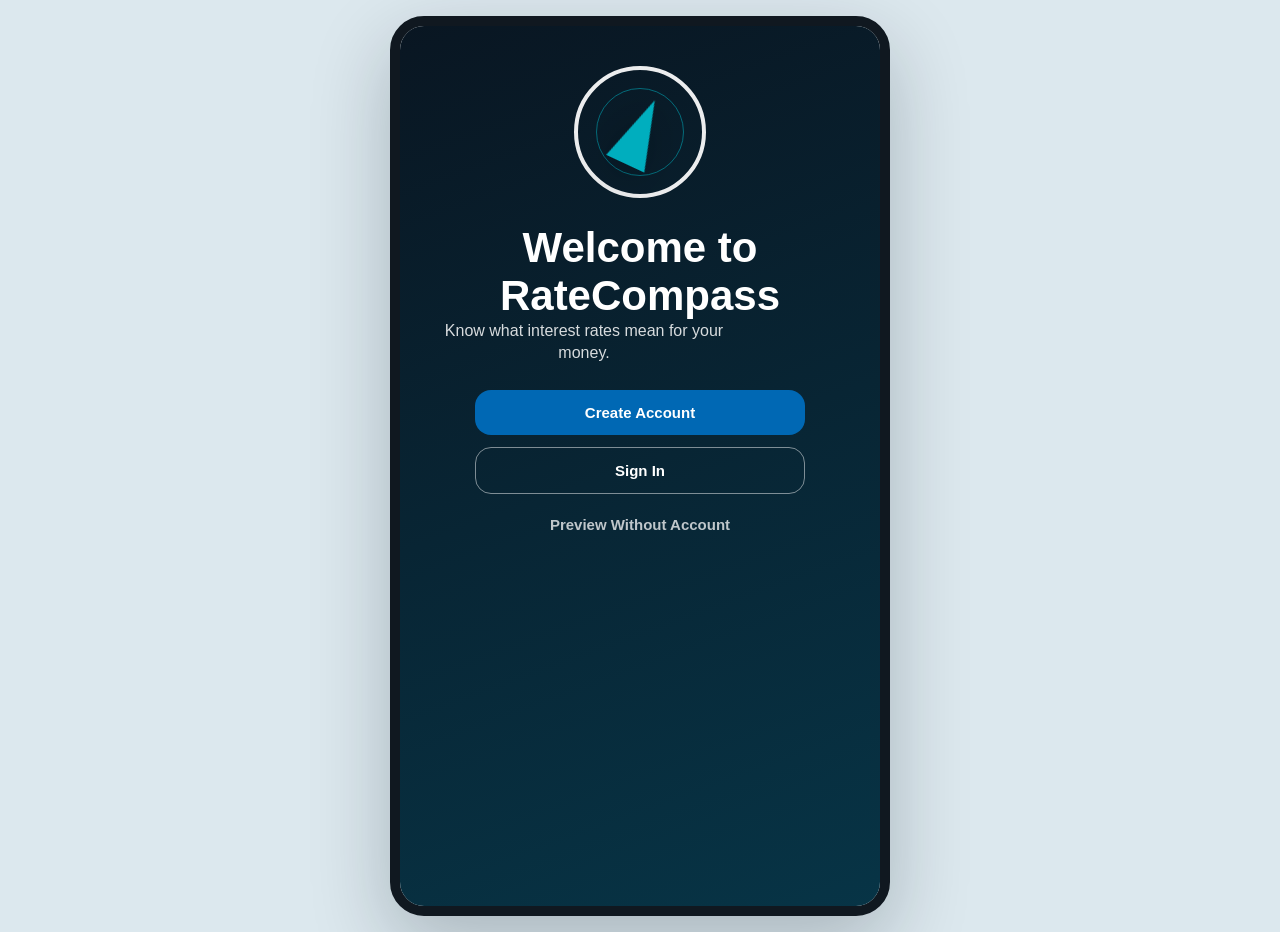
<file: index.html>
<!doctype html>
<html lang="en">
<head>
  <meta charset="utf-8" />
  <meta name="viewport" content="width=device-width, initial-scale=1" />
  <title>RateCompass Preview</title>
  <style>
    :root {
      --ink: #091622;
      --blue: #0068b4;
      --cyan: #00aebe;
      --green: #24ae7c;
      --amber: #f4a320;
      --red: #db4d56;
      --mist: #f1f6f9;
      --text: #243342;
      --muted: #6b7886;
      --card: #ffffff;
      --app-height: 100vh;
    }

    * { box-sizing: border-box; }

    html {
      -webkit-text-size-adjust: 100%;
      text-size-adjust: 100%;
    }

    body {
      margin: 0;
      min-height: 100vh;
      background: #dce8ee;
      color: var(--text);
      font-family: -apple-system, BlinkMacSystemFont, "SF Pro Display", "Segoe UI", sans-serif;
      display: grid;
      place-items: center;
      padding: 16px;
    }

    .phone {
      width: min(500px, calc(100vw - 32px));
      height: min(940px, calc(100vh - 32px));
      background: var(--mist);
      overflow: hidden;
      position: relative;
      box-shadow: 0 28px 80px rgba(9, 22, 34, 0.24);
    }

    .screen {
      --screen-pad-x: 20px;
      --screen-pad-top: 22px;
      display: none;
      height: 100%;
      overflow: auto;
      padding: 22px 20px 108px;
    }

    .screen.active { display: block; }

    .onboarding {
      display: flex;
      flex-direction: column;
      align-items: center;
      justify-content: center;
      gap: 26px;
      min-height: calc(100% + 130px);
      text-align: center;
      color: white;
      background: linear-gradient(160deg, var(--ink), #073446);
      margin: -22px -20px -92px;
      padding: 40px 24px;
    }

    .logo {
      width: 132px;
      height: 132px;
      border: 4px solid rgba(255,255,255,.92);
      border-radius: 50%;
      display: grid;
      place-items: center;
      position: relative;
    }

    .logo::before {
      content: "";
      position: absolute;
      inset: 18px;
      border: 1px solid rgba(0,174,190,.55);
      border-radius: 50%;
    }

    .arrow {
      width: 0;
      height: 0;
      border-left: 21px solid transparent;
      border-right: 21px solid transparent;
      border-bottom: 70px solid var(--cyan);
      transform: rotate(25deg);
      filter: drop-shadow(0 8px 18px rgba(0,0,0,.24));
    }

    h1 {
      color: var(--ink);
      margin: 0;
      font-size: 32px;
      letter-spacing: 0;
    }

    h2 {
      margin: 0;
      font-size: 20px;
      color: var(--ink);
    }

    p {
      margin: 0;
      color: var(--muted);
      font-size: 14px;
      line-height: 1.36;
    }

    .onboarding h1 {
      color: white;
      font-size: 42px;
    }

    .onboarding p {
      color: rgba(255,255,255,.84);
      font-size: 16px;
      max-width: 320px;
    }

    .auth-actions {
      width: 100%;
      max-width: 330px;
      display: grid;
      gap: 12px;
      justify-items: stretch;
    }

    .button {
      appearance: none;
      border: 0;
      width: 100%;
      max-width: 330px;
      border-radius: 16px;
      background: var(--blue);
      color: white;
      padding: 14px 16px;
      font-size: 15px;
      font-weight: 700;
      cursor: pointer;
    }

    .secondary-button {
      appearance: none;
      border: 1px solid rgba(255,255,255,.48);
      width: 100%;
      max-width: 330px;
      border-radius: 16px;
      background: transparent;
      color: white;
      padding: 14px 16px;
      font-size: 15px;
      font-weight: 700;
      cursor: pointer;
    }

    .secondary-inline-button {
      appearance: none;
      width: 100%;
      border: 1px solid rgba(0,104,180,.22);
      border-radius: 14px;
      background: white;
      color: var(--blue);
      padding: 13px 16px;
      font-size: 14px;
      font-weight: 800;
      cursor: pointer;
    }

    .ghost-button {
      appearance: none;
      border: 0;
      background: transparent;
      color: rgba(255,255,255,.74);
      padding: 10px 18px;
      font-size: 15px;
      font-weight: 700;
      cursor: pointer;
    }

    .setup-list {
      display: grid;
      gap: 10px;
    }

    .setup-progress {
      display: flex;
      gap: 6px;
      margin: 4px 0 16px;
    }

    .setup-progress span {
      height: 5px;
      flex: 1;
      border-radius: 999px;
      background: #dfe7ec;
    }

    .setup-progress span.active {
      background: var(--blue);
    }

    .setup-hero-card {
      display: grid;
      gap: 12px;
      padding: 18px;
    }

    .setup-hero-card h2 {
      font-size: 24px;
      line-height: 1.12;
    }

    .setup-hero-card p {
      font-size: 15px;
      line-height: 1.38;
    }

    .setup-icon-grid {
      display: grid;
      grid-template-columns: repeat(3, 1fr);
      gap: 10px;
    }

    .setup-icon-tile {
      border-radius: 8px;
      background: var(--mist);
      padding: 12px 8px;
      text-align: center;
      color: var(--ink);
      font-size: 13px;
      font-weight: 850;
    }

    .setup-icon-tile span {
      display: block;
      color: var(--blue);
      font-size: 24px;
      margin-bottom: 6px;
    }

    .setup-choice {
      display: grid;
      grid-template-columns: 32px 1fr;
      gap: 10px;
      align-items: flex-start;
      padding: 12px;
      border-radius: 8px;
      background: white;
      border: 1px solid #dfe7ec;
    }

    .setup-choice span {
      width: 30px;
      height: 30px;
      border-radius: 50%;
      display: grid;
      place-items: center;
      background: rgba(0,104,180,.12);
      color: var(--blue);
      font-weight: 900;
      font-size: 13px;
    }

    .setup-choice b {
      display: block;
      color: var(--ink);
      margin-bottom: 4px;
      font-size: 15px;
      line-height: 1.2;
    }

    .setup-choice p {
      color: var(--muted);
      font-size: 13px;
      line-height: 1.35;
    }

    button.setup-choice {
      width: 100%;
      text-align: left;
      font: inherit;
      color: inherit;
      cursor: pointer;
    }

    button.setup-choice.selected {
      border-color: rgba(0,104,180,.62);
      box-shadow: inset 0 0 0 1px rgba(0,104,180,.22);
      background: rgba(0,104,180,.06);
    }

    .setup-snapshot-metric {
      display: grid;
      grid-template-columns: 1fr auto;
      align-items: center;
      gap: 12px;
      padding: 12px 0;
      border-top: 1px solid #edf2f5;
    }

    .setup-snapshot-metric:first-of-type {
      border-top: 0;
      padding-top: 0;
    }

    .setup-snapshot-metric b {
      display: block;
      color: var(--ink);
      font-size: 15px;
      margin-bottom: 3px;
    }

    .setup-snapshot-metric p {
      font-size: 13px;
    }

    .setup-snapshot-metric strong {
      color: var(--blue);
      font-size: 16px;
      text-align: right;
      white-space: nowrap;
    }

    .header {
      margin: 6px 0 14px;
    }

    .header .sub {
      font-size: 13px;
      font-weight: 600;
      color: var(--muted);
      margin-top: 4px;
    }

    :is(#home, #rates, #impact, #rate-check, #profile) > .header {
      margin: calc(-1 * var(--screen-pad-top)) calc(-1 * var(--screen-pad-x)) 16px;
      padding: 18px var(--screen-pad-x) 16px;
      background: var(--blue);
      border-bottom: 3px solid var(--cyan);
    }

    :is(#home, #rates, #impact, #rate-check, #profile) > .header h1 {
      color: white;
    }

    :is(#home, #rates, #impact, #rate-check, #profile) > .header .sub {
      color: rgba(255, 255, 255, .82);
    }

    .card {
      background: var(--card);
      border-radius: 8px;
      padding: 16px;
      margin-bottom: 12px;
      box-shadow: 0 1px 0 rgba(9, 22, 34, .04);
    }

    .hero {
      color: white;
      background: linear-gradient(135deg, var(--ink), var(--blue));
    }

    .hero h2,
    .hero p {
      color: white;
    }

    .hero p {
      color: rgba(255,255,255,.84);
      margin-top: 10px;
    }

    .hero-top,
    .row,
    .section-title,
    .metric {
      display: flex;
      align-items: center;
      gap: 12px;
    }

    .section-title {
      color: var(--ink);
      font-size: 18px;
      font-weight: 800;
      margin: 18px 0 10px;
    }

    .icon {
      width: 54px;
      height: 54px;
      border-radius: 12px;
      display: grid;
      place-items: center;
      background: var(--green);
      color: white;
      font-size: 27px;
      font-weight: 900;
      flex: 0 0 auto;
    }

    .gauge {
      margin-top: 16px;
      display: flex;
      align-items: center;
      gap: 12px;
    }

    .ring {
      width: 58px;
      height: 58px;
      border-radius: 50%;
      background:
        radial-gradient(circle at center, var(--ink) 48%, transparent 50%),
        conic-gradient(var(--green) 0 260deg, rgba(255,255,255,.18) 260deg);
      display: grid;
      place-items: center;
      color: white;
      font-size: 13px;
      font-weight: 800;
    }

    .prob-grid,
    .snapshot-grid {
      display: grid;
      grid-template-columns: repeat(3, 1fr);
      gap: 10px;
      margin-top: 14px;
    }

    .snapshot-grid {
      grid-template-columns: repeat(2, 1fr);
    }

    .pill,
    .snapshot {
      background: var(--mist);
      border-radius: 8px;
      padding: 12px;
    }

    .pill span,
    .snapshot span {
      display: block;
      color: var(--muted);
      font-size: 12px;
      font-weight: 700;
    }

    .pill strong,
    .snapshot strong {
      display: block;
      color: var(--blue);
      margin-top: 4px;
      font-size: 20px;
    }

    #rates .prob-grid .pill {
      padding: 10px 8px;
    }

    #rates .prob-grid .pill span {
      font-size: 10.5px;
      line-height: 1.15;
    }

    #rates .prob-grid .pill strong {
      font-size: 15px;
      line-height: 1.15;
    }

    #home .prob-grid .pill strong {
      font-size: 16px;
      line-height: 1.15;
    }

    .source-note,
    .why-note {
      color: var(--muted);
      font-size: 12px;
      font-weight: 600;
      line-height: 1.35;
      margin-top: 10px;
    }

    .hero .source-note {
      color: rgba(255,255,255,.72);
    }

    .source-row {
      display: grid;
      gap: 4px;
      padding: 10px 0;
      border-top: 1px solid #edf2f5;
    }

    .source-row:first-of-type {
      border-top: 0;
      padding-top: 0;
    }

    .source-row-head {
      display: flex;
      justify-content: space-between;
      gap: 10px;
      align-items: center;
      color: var(--ink);
      font-weight: 800;
    }

    .status-badge {
      border-radius: 8px;
      padding: 4px 8px;
      background: rgba(36, 174, 124, .14);
      color: var(--green);
      font-size: 11px;
      font-weight: 900;
      white-space: nowrap;
    }

    .status-badge.sample {
      background: rgba(244, 163, 32, .16);
      color: #9a620f;
    }

    .status-badge.later {
      background: #edf2f5;
      color: var(--muted);
    }

    .snapshot strong {
      font-size: 17px;
    }

    .metric {
      justify-content: space-between;
      padding: 12px 0;
      border-top: 1px solid #edf2f5;
    }

    .metric:first-of-type {
      border-top: 0;
      padding-top: 0;
    }

    .metric strong {
      color: var(--green);
      font-size: 19px;
      white-space: nowrap;
    }

    .segmented {
      display: grid;
      grid-template-columns: repeat(4, 1fr);
      gap: 4px;
      background: #e3edf2;
      padding: 4px;
      border-radius: 10px;
      margin-bottom: 16px;
    }

    .segmented button {
      border: 0;
      border-radius: 8px;
      padding: 9px 4px;
      background: transparent;
      color: var(--muted);
      font-weight: 700;
      cursor: pointer;
    }

    .segmented button.active {
      background: white;
      color: var(--ink);
      box-shadow: 0 1px 4px rgba(9,22,34,.10);
    }

    .term-panel {
      display: grid;
      gap: 10px;
      margin-bottom: 16px;
    }

    .term-panel[hidden],
    #prime-reference-card[hidden] {
      display: none !important;
    }

    .term-label {
      color: var(--ink);
      font-size: 15px;
      font-weight: 800;
    }

    .term-strip {
      display: grid;
      grid-template-columns: repeat(3, minmax(0, 1fr));
      gap: 6px;
      padding: 2px 0;
    }

    .term-strip.two-col {
      grid-template-columns: repeat(2, minmax(0, 1fr));
    }

    .term-strip button {
      border: 1px solid #dfe7ec;
      border-radius: 999px;
      background: white;
      color: var(--ink);
      min-width: 0;
      width: 100%;
      height: 32px;
      padding: 0 6px;
      font-size: 11px;
      font-weight: 800;
      cursor: pointer;
      white-space: nowrap;
    }

    .term-strip button.active {
      border-color: var(--blue);
      background: var(--blue);
      color: white;
    }

    .term-note {
      color: var(--muted);
      font-size: 12px;
      font-weight: 600;
      line-height: 1.35;
    }

    .term-card {
      padding: 14px;
      border-radius: 8px;
      background: var(--mist);
      border: 1px solid #dfe7ec;
    }

    .term-card h3 {
      margin-bottom: 5px;
      color: var(--ink);
      font-size: 15px;
    }

    .term-card p {
      margin: 0;
      color: var(--muted);
      font-size: 13px;
      line-height: 1.4;
    }

    .term-card + .term-card {
      margin-top: 10px;
    }

    .helper-row {
      display: flex;
      align-items: center;
      justify-content: space-between;
      gap: 10px;
      margin-top: 10px;
      color: var(--muted);
      font-size: 12px;
      font-weight: 700;
    }

    .reference-top {
      display: flex;
      align-items: center;
      justify-content: space-between;
      gap: 12px;
      margin-bottom: 14px;
    }

    .reference-badge {
      border-radius: 8px;
      background: var(--mist);
      color: var(--ink);
      padding: 6px 10px;
      font-size: 12px;
      font-weight: 800;
    }

    .reference-grid {
      display: grid;
      grid-template-columns: repeat(2, 1fr);
      gap: 10px;
      margin-bottom: 12px;
    }

    .reference-metric {
      border-radius: 8px;
      background: var(--mist);
      padding: 12px;
    }

    .reference-metric span {
      display: block;
      color: var(--muted);
      font-size: 12px;
      font-weight: 700;
      line-height: 1.3;
    }

    .reference-metric strong {
      display: block;
      color: var(--blue);
      margin-top: 5px;
      font-size: 20px;
    }

    .rate-row {
      display: flex;
      justify-content: space-between;
      align-items: center;
      background: white;
      border: 1px solid transparent;
      border-radius: 8px;
      padding: 16px;
      margin-bottom: 10px;
      cursor: grab;
      user-select: none;
      transition: opacity .14s ease, transform .14s ease, box-shadow .14s ease, border-color .14s ease;
      will-change: transform;
    }

    .rate-row.dragging {
      opacity: .92;
      transform: translateY(-2px) scale(1.015);
      border-color: rgba(0, 104, 180, .40);
      box-shadow: 0 12px 24px rgba(9, 22, 34, .18);
    }

    .rate-row.drag-target {
      transform: translateY(2px);
      border-color: rgba(0, 104, 180, .32);
      box-shadow: inset 0 3px 0 rgba(0, 104, 180, .20);
    }

    .rate-row.just-dropped {
      animation: rate-row-snap .20s ease-out;
    }

    @keyframes rate-row-snap {
      0% { transform: scale(.985); }
      65% { transform: scale(1.008); }
      100% { transform: scale(1); }
    }

    @media (prefers-reduced-motion: reduce) {
      .rate-row {
        transition: none;
      }

      .rate-row.just-dropped {
        animation: none;
      }
    }

    .rate-main {
      display: flex;
      align-items: center;
      gap: 10px;
      min-width: 0;
    }

    .drag-handle {
      color: var(--muted);
      font-size: 17px;
      font-weight: 900;
      line-height: 1;
      cursor: grab;
      flex: 0 0 auto;
    }

    .rate-row.dragging .drag-handle {
      color: var(--blue);
    }

    .rate-row strong {
      color: var(--blue);
      font-size: 18px;
    }

    .watchlist-note {
      display: flex;
      justify-content: space-between;
      gap: 12px;
      align-items: center;
      color: var(--muted);
      font-size: 12px;
      font-weight: 600;
      line-height: 1.35;
      margin: -2px 0 12px;
    }

    .rates-outlook-card {
      border-top: 3px solid rgba(0, 104, 180, .55);
    }

    .watchlist-section-title {
      margin-top: 24px;
      padding-top: 18px;
      border-top: 1px solid #d7e2e8;
    }

    .watchlist-heading {
      display: flex;
      align-items: center;
      justify-content: space-between;
      gap: 12px;
    }

    .watchlist-heading .section-title {
      margin: 0;
    }

    .reset-order-button {
      width: 34px;
      height: 34px;
      border: 1px solid #d7e2e8;
      border-radius: 8px;
      background: white;
      color: var(--blue);
      font: inherit;
      font-size: 20px;
      font-weight: 800;
      line-height: 1;
      cursor: pointer;
    }

    .reset-order-button:disabled {
      color: var(--muted);
      opacity: .45;
      cursor: default;
    }

    .plus-badge {
      border-radius: 8px;
      background: rgba(244, 163, 32, .16);
      color: #9a620f;
      padding: 5px 8px;
      font-size: 11px;
      font-weight: 900;
      white-space: nowrap;
    }

    .slider-card label {
      display: flex;
      justify-content: space-between;
      font-weight: 800;
      color: var(--ink);
      margin-bottom: 8px;
    }

    .slider-card h2 {
      margin-bottom: 14px;
    }

    .premium-title {
      display: grid;
      gap: 8px;
      margin: 14px 0 2px;
      padding: 14px;
      border-radius: 8px;
      background: var(--mist);
    }

    .premium-title-top,
    .summary-row {
      display: flex;
      justify-content: space-between;
      align-items: flex-start;
      gap: 12px;
    }

    .premium-title label {
      margin: 0;
    }

    .premium-title .locked-field {
      width: 100%;
      border: 1px solid #dfe7ec;
      border-radius: 12px;
      background: white;
      color: var(--muted);
      padding: 12px;
      font: inherit;
      font-weight: 700;
    }

    .summary-row {
      padding: 12px 0;
      border-top: 1px solid #edf2f5;
    }

    .summary-row:first-of-type {
      border-top: 0;
      padding-top: 0;
    }

    .summary-row b {
      display: block;
      color: var(--ink);
      margin-bottom: 4px;
    }

    .summary-row strong {
      color: var(--blue);
      text-align: right;
      white-space: nowrap;
    }

    .scenario-card {
      margin: 24px calc(-1 * var(--screen-pad-x)) 0;
      padding: 18px var(--screen-pad-x);
      border-radius: 0;
      border-top: 1px solid rgba(0, 104, 180, .20);
      border-bottom: 1px solid rgba(0, 104, 180, .20);
      background: rgba(0, 104, 180, .07);
      box-shadow: none;
    }

    .impact-group-title {
      display: flex;
      align-items: center;
      gap: 10px;
      margin: 4px 0 10px;
      color: var(--ink);
      font-size: 17px;
      font-weight: 850;
    }

    .impact-group-title::before {
      content: "";
      width: 4px;
      height: 22px;
      border-radius: 2px;
      background: var(--blue);
    }

    .impact-account-card {
      border-left: 4px solid var(--impact-accent);
    }

    .impact-account-card.mortgage-account { --impact-accent: var(--blue); }
    .impact-account-card.gic-account { --impact-accent: var(--cyan); }
    .impact-account-card.debt-account { --impact-accent: var(--amber); }

    .impact-snapshot-card {
      margin-top: 24px;
      border-top: 3px solid rgba(0, 104, 180, .30);
    }

    .impact-opportunity-card {
      margin-top: 24px;
      border-top: 3px solid rgba(36, 174, 124, .55);
    }

    .quote-grid {
      display: grid;
      gap: 12px;
    }

    .quote-field {
      display: grid;
      gap: 7px;
    }

    .quote-field label {
      margin: 0;
      color: var(--ink);
      font-size: 13px;
      font-weight: 800;
    }

    .quote-field input[type="number"] {
      width: 100%;
      border: 0;
      border-radius: 12px;
      background: var(--mist);
      color: var(--ink);
      padding: 13px;
      font: inherit;
      font-weight: 750;
    }

    .quote-options {
      display: grid;
      grid-template-columns: repeat(2, minmax(0, 1fr));
      gap: 8px;
    }

    .quote-options.compact {
      grid-template-columns: repeat(3, minmax(0, 1fr));
    }

    .quote-option {
      border: 1px solid #dfe7ec;
      border-radius: 8px;
      background: var(--mist);
      color: var(--ink);
      padding: 10px 8px;
      min-height: 42px;
      font: inherit;
      font-size: 12px;
      font-weight: 850;
      line-height: 1.15;
      cursor: pointer;
      text-align: center;
    }

    .quote-option.active {
      border-color: var(--blue);
      background: rgba(0,104,180,.12);
      color: var(--blue);
      box-shadow: inset 0 0 0 1px rgba(0,104,180,.18);
    }

    .insurance-options .quote-option {
      min-height: 52px;
      padding: 8px 4px;
      white-space: normal;
    }

    .insurance-options .quote-option span {
      display: block;
      line-height: 1.2;
    }

    .quote-field[hidden] {
      display: none !important;
    }

    .quote-meter {
      display: grid;
      gap: 12px;
      padding: 14px;
      border-radius: 8px;
      background: var(--mist);
    }

    .quote-result-band {
      --result-accent: var(--amber);
      --result-background: rgba(244, 163, 32, .10);
      margin: 24px calc(-1 * var(--screen-pad-x)) 0;
      padding: 18px var(--screen-pad-x);
      border-top: 1px solid color-mix(in srgb, var(--result-accent) 35%, transparent);
      border-bottom: 1px solid color-mix(in srgb, var(--result-accent) 35%, transparent);
      background: var(--result-background);
    }

    .quote-result-band[data-rating="good"] {
      --result-accent: var(--blue);
      --result-background: rgba(0, 104, 180, .08);
    }

    .quote-result-band[data-rating="very-good"],
    .quote-result-band[data-rating="excellent"] {
      --result-accent: var(--green);
      --result-background: rgba(36, 174, 124, .10);
    }

    .quote-result-band[data-rating="poor"] {
      --result-accent: var(--red);
      --result-background: rgba(219, 77, 86, .09);
    }

    .quote-result-band .quote-meter {
      background: rgba(255, 255, 255, .72);
      border-left: 4px solid var(--result-accent);
    }

    .quote-result-band .source-note {
      margin-bottom: 0;
    }

    .rate-check-help-card {
      margin-top: 24px;
      border-left: 4px solid var(--blue);
    }

    .profile-section-card {
      border-left: 4px solid var(--profile-accent);
    }

    #profile .profile-section-card + .profile-section-card {
      margin-top: 18px;
    }

    .profile-notifications { --profile-accent: var(--blue); }
    .profile-data { --profile-accent: var(--cyan); }
    .profile-learning { --profile-accent: var(--cyan); }
    .profile-scope { --profile-accent: #9aa7b2; }
    .profile-plans { --profile-accent: var(--amber); }

    .quote-meter-top {
      display: flex;
      justify-content: space-between;
      gap: 12px;
      align-items: flex-start;
    }

    .quote-rating {
      color: var(--green);
      font-size: 22px;
      font-weight: 900;
    }

    .benchmark-pill {
      border-radius: 8px;
      background: white;
      color: var(--blue);
      padding: 6px 9px;
      font-size: 12px;
      font-weight: 900;
      white-space: nowrap;
    }

    .meter-bars {
      display: grid;
      grid-template-columns: repeat(5, minmax(0, 1fr));
      gap: 4px;
    }

    .meter-bars span {
      display: block;
      height: 9px;
      border-radius: 4px;
      background: #dfe7ec;
    }

    .guide-card {
      display: grid;
      gap: 12px;
    }

    .guide-top {
      display: flex;
      align-items: flex-start;
      gap: 12px;
    }

    .guide-icon {
      width: 42px;
      height: 42px;
      border-radius: 8px;
      display: grid;
      place-items: center;
      background: var(--mist);
      color: var(--blue);
      font-size: 22px;
      font-weight: 900;
      flex: 0 0 auto;
    }

    .guide-tag {
      display: inline-block;
      margin-top: 4px;
      color: var(--blue);
      font-size: 12px;
      font-weight: 900;
    }

    .guide-steps {
      display: grid;
      gap: 8px;
      padding: 12px;
      border-radius: 8px;
      background: var(--mist);
    }

    .guide-step {
      display: grid;
      grid-template-columns: 22px 1fr;
      gap: 8px;
      color: var(--ink);
      font-size: 13px;
      font-weight: 650;
      line-height: 1.35;
    }

    .guide-step span {
      width: 22px;
      height: 22px;
      border-radius: 50%;
      display: grid;
      place-items: center;
      background: rgba(36, 174, 124, .14);
      color: var(--green);
      font-size: 12px;
      font-weight: 900;
    }

    .date-row {
      display: grid;
      gap: 8px;
      margin-top: 14px;
    }

    .date-row label {
      margin-bottom: 0;
    }

    .date-row input {
      width: 100%;
      border: 0;
      border-radius: 14px;
      background: var(--mist);
      color: var(--ink);
      padding: 14px;
      font: inherit;
      font-weight: 700;
    }

    .upgrade-row {
      display: flex;
      align-items: flex-start;
      gap: 12px;
      margin-top: 16px;
      padding: 14px;
      border-radius: 8px;
      background: var(--mist);
    }

    .upgrade-button,
    .premium-title.upgrade-button,
    .watchlist-note.upgrade-button {
      width: 100%;
      border: 0;
      color: inherit;
      font: inherit;
      text-align: left;
      cursor: pointer;
    }

    .upgrade-button:hover,
    .premium-title.upgrade-button:hover,
    .watchlist-note.upgrade-button:hover {
      box-shadow: inset 0 0 0 2px rgba(0,104,180,.14);
    }

    .lock-dot {
      width: 26px;
      height: 26px;
      border-radius: 50%;
      display: grid;
      place-items: center;
      background: rgba(244, 163, 32, .16);
      color: var(--amber);
      font-size: 13px;
      font-weight: 900;
      flex: 0 0 auto;
    }

    .upgrade-row b {
      display: block;
      color: var(--ink);
      margin-bottom: 3px;
    }

    .plan-card {
      display: grid;
      gap: 14px;
    }

    .plan-head {
      display: flex;
      justify-content: space-between;
      align-items: flex-start;
      gap: 12px;
    }

    .plan-price {
      color: var(--blue);
      font-size: 30px;
      font-weight: 900;
      margin-top: 4px;
    }

    .plan-badge {
      color: var(--green);
      background: rgba(36, 174, 124, .14);
      border-radius: 8px;
      padding: 6px 9px;
      font-size: 11px;
      font-weight: 900;
      white-space: nowrap;
    }

    .plan-features {
      display: grid;
      gap: 9px;
    }

    .plan-feature,
    .compare-row {
      display: grid;
      gap: 8px;
    }

    .plan-feature {
      grid-template-columns: 18px 1fr;
      color: var(--ink);
      font-size: 13px;
      font-weight: 650;
    }

    .plan-feature span {
      color: var(--green);
      font-weight: 900;
    }

    .trial-button {
      width: 100%;
      border: 0;
      border-radius: 8px;
      background: var(--blue);
      color: white;
      padding: 12px;
      font: inherit;
      font-size: 14px;
      font-weight: 900;
      cursor: pointer;
    }

    .trial-button:disabled {
      opacity: .48;
      cursor: default;
    }

    .trial-button.plus {
      background: var(--green);
    }

    .compare-grid {
      display: grid;
      grid-template-columns: 1fr 1fr;
      gap: 10px;
    }

    .compare-pill {
      padding: 10px;
      border-radius: 8px;
      background: var(--mist);
      font-size: 12px;
      font-weight: 750;
    }

    .compare-pill span {
      display: block;
      color: var(--blue);
      font-size: 11px;
      font-weight: 900;
      margin-bottom: 3px;
    }

    .plan-compare {
      display: grid;
      grid-template-columns: 1fr 1fr;
      gap: 8px;
    }

    .plan-column {
      border: 1px solid #dfe7ec;
      border-radius: 8px;
      background: white;
      padding: 12px;
      display: grid;
      gap: 8px;
      align-content: start;
    }

    .plan-column.plus {
      border-color: rgba(36, 174, 124, .45);
      background: rgba(36, 174, 124, .06);
    }

    .plan-column h2 {
      font-size: 17px;
    }

    .plan-column .plan-price {
      font-size: 22px;
    }

    .alternate-price {
      color: var(--muted);
      font-size: 12px;
      font-weight: 800;
      margin-top: -4px;
    }

    .plan-column p {
      font-size: 13px;
      line-height: 1.35;
    }

    .plan-value-preview {
      display: grid;
      grid-template-columns: repeat(2, 1fr);
      gap: 8px;
      margin-top: 10px;
    }

    .plan-value-item {
      border-radius: 8px;
      background: var(--mist);
      padding: 10px;
      display: grid;
      gap: 4px;
    }

    .plan-value-item span {
      color: var(--blue);
      font-size: 12px;
      font-weight: 900;
      text-transform: uppercase;
    }

    .plan-value-item b {
      color: var(--ink);
      font-size: 13px;
      line-height: 1.2;
    }

    .plan-timeline {
      display: grid;
      gap: 8px;
      margin-top: 10px;
    }

    .plan-timeline-step {
      display: grid;
      grid-template-columns: 58px 1fr;
      gap: 10px;
      align-items: start;
      padding: 10px;
      border-radius: 8px;
      background: var(--mist);
    }

    .plan-timeline-step span {
      color: var(--blue);
      font-size: 12px;
      font-weight: 900;
    }

    .plan-timeline-step b {
      display: block;
      color: var(--ink);
      font-size: 14px;
      margin-bottom: 3px;
    }

    .plan-timeline-step p {
      font-size: 12px;
      line-height: 1.35;
    }

    .billing-toggle {
      display: grid;
      grid-template-columns: 1fr 1fr;
      gap: 6px;
      padding: 5px;
      border-radius: 10px;
      background: #dfe7ec;
      margin: 10px 0 0;
    }

    .billing-toggle button {
      border: 0;
      border-radius: 8px;
      background: transparent;
      color: var(--muted);
      padding: 9px;
      font: inherit;
      font-size: 13px;
      font-weight: 900;
      cursor: pointer;
    }

    .billing-toggle button.active {
      background: white;
      color: var(--blue);
      box-shadow: 0 1px 0 rgba(9, 22, 34, .05);
    }

    .save-note {
      display: inline-flex;
      align-items: center;
      justify-content: center;
      width: fit-content;
      border-radius: 999px;
      padding: 5px 9px;
      background: rgba(244, 163, 32, .16);
      color: #9a620f;
      font-size: 10.5px;
      font-weight: 900;
    }

    .feature-compare {
      display: grid;
      gap: 0;
      border: 1px solid #dfe7ec;
      border-radius: 8px;
      overflow: hidden;
      background: white;
    }

    .feature-compare-row {
      display: grid;
      grid-template-columns: 1.15fr .85fr .85fr;
      gap: 0;
      border-top: 1px solid #edf2f5;
      font-size: 12px;
      line-height: 1.3;
    }

    .feature-compare-row:first-child {
      border-top: 0;
      background: var(--mist);
      color: var(--ink);
      font-weight: 900;
    }

    .feature-compare-row div {
      padding: 10px;
      border-left: 1px solid #edf2f5;
    }

    .feature-compare-row div:first-child {
      border-left: 0;
      color: var(--ink);
      font-weight: 800;
    }

    .feature-compare-row div:nth-child(2),
    .feature-compare-row div:nth-child(3) {
      text-align: center;
      font-weight: 750;
    }

    .question-stack {
      display: grid;
      gap: 10px;
      margin-top: 14px;
    }

    .question-button {
      width: 100%;
      border: 1px solid #dfe7ec;
      border-radius: 8px;
      background: white;
      color: var(--ink);
      padding: 14px;
      font: inherit;
      font-weight: 800;
      text-align: left;
      cursor: pointer;
    }

    .question-button span {
      display: block;
      color: var(--muted);
      font-size: 12px;
      font-weight: 650;
      margin-top: 5px;
      line-height: 1.4;
    }

    .question-button:hover {
      border-color: rgba(0,104,180,.34);
      box-shadow: inset 0 0 0 1px rgba(0,104,180,.12);
    }

    .insight-result {
      display: grid;
      gap: 12px;
    }

    .insight-result strong {
      color: var(--blue);
      font-size: 26px;
      line-height: 1.05;
    }

    .benefit-list {
      display: grid;
      gap: 10px;
    }

    .benefit-list div {
      display: grid;
      grid-template-columns: 24px 1fr;
      gap: 10px;
      align-items: flex-start;
      font-size: 13px;
      font-weight: 750;
      color: var(--ink);
    }

    .benefit-list span {
      width: 22px;
      height: 22px;
      border-radius: 50%;
      display: grid;
      place-items: center;
      background: rgba(36, 174, 124, .14);
      color: var(--green);
      font-size: 12px;
      font-weight: 900;
    }

    .form {
      display: grid;
      gap: 14px;
    }

    .form .button {
      max-width: none;
      justify-self: stretch;
    }

    .field {
      width: 100%;
      border: 0;
      border-radius: 14px;
      background: white;
      color: var(--ink);
      padding: 14px;
      font: inherit;
      font-size: 15px;
      outline: none;
    }

    .field:focus {
      box-shadow: 0 0 0 3px rgba(0,104,180,.18);
    }

    .link-button {
      appearance: none;
      border: 0;
      background: transparent;
      color: var(--blue);
      font-size: 15px;
      font-weight: 800;
      cursor: pointer;
      padding: 8px;
    }

    .button:disabled {
      cursor: not-allowed;
      opacity: .48;
    }

    .form-note {
      color: var(--muted);
      font-size: 13px;
      font-weight: 600;
      text-align: center;
      min-height: 18px;
    }

    .form-note.error {
      color: #b22f39;
    }

    input[type="range"] {
      width: 100%;
      accent-color: var(--blue);
    }

    .toggle {
      display: flex;
      justify-content: space-between;
      align-items: center;
      gap: 14px;
      padding: 12px 0;
      border-top: 1px solid #edf2f5;
      font-weight: 700;
      color: var(--ink);
      position: relative;
    }

    .toggle-copy {
      display: flex;
      align-items: center;
      gap: 8px;
      min-width: 0;
    }

    .info-dot {
      width: 20px;
      height: 20px;
      border-radius: 50%;
      display: inline-grid;
      place-items: center;
      background: var(--mist);
      color: var(--blue);
      font-size: 12px;
      font-weight: 900;
      flex: 0 0 auto;
      cursor: help;
    }

    .info-dot:focus-visible {
      outline: 3px solid rgba(0,104,180,.22);
      outline-offset: 2px;
    }

    .tooltip {
      position: absolute;
      left: 0;
      right: 0;
      top: calc(100% - 4px);
      z-index: 5;
      padding: 12px;
      border-radius: 8px;
      background: var(--ink);
      color: white;
      font-size: 13px;
      font-weight: 600;
      line-height: 1.35;
      opacity: 0;
      transform: translateY(-4px);
      pointer-events: none;
      transition: opacity .16s ease, transform .16s ease;
      transition-delay: 0s;
      box-shadow: 0 14px 35px rgba(9, 22, 34, .28);
    }

    .toggle.tooltip-active .tooltip {
      opacity: 1;
      transform: translateY(0);
      transition-delay: .55s;
    }

    .switch {
      appearance: none;
      border: 0;
      width: 48px;
      height: 28px;
      border-radius: 20px;
      background: var(--blue);
      padding: 3px;
      cursor: pointer;
      flex: 0 0 auto;
      transition: background .16s ease;
    }

    .switch::after {
      content: "";
      display: block;
      width: 22px;
      height: 22px;
      border-radius: 50%;
      background: white;
      margin-left: auto;
      transition: margin .16s ease;
      box-shadow: 0 1px 4px rgba(9, 22, 34, .18);
    }

    .switch.off {
      background: #c5d0d8;
    }

    .switch.off::after {
      margin-left: 0;
    }

    .tabbar {
      position: absolute;
      left: 0;
      right: 0;
      bottom: 0;
      display: grid;
      grid-template-columns: repeat(5, 1fr);
      background: #ffffff;
      border-top: 1px solid #cfdce5;
      padding: 11px 6px 18px;
      box-shadow: 0 -10px 26px rgba(9, 22, 34, .12);
      z-index: 20;
    }

    .tabbar[hidden] {
      display: none !important;
    }

    .tabbar button {
      border: 0;
      background: transparent;
      color: #4f6070;
      font-size: 12px;
      font-weight: 800;
      cursor: pointer;
      display: grid;
      justify-items: center;
      align-items: center;
      gap: 4px;
      min-width: 0;
      text-align: center;
    }

    .tabbar button.active {
      color: var(--blue);
    }

    .emoji {
      display: inline-grid;
      place-items: center;
      width: 32px;
      height: 28px;
      font-size: 22px;
      line-height: 1;
      border-radius: 999px;
    }

    .emoji-large {
      font-size: 27px;
    }

    .tabbar button.active .emoji {
      background: rgba(0,104,180,.12);
    }

    .profile-icon {
      width: 32px;
      height: 28px;
      font-size: 0;
    }

    .profile-icon svg {
      width: 24px;
      height: 24px;
      display: block;
    }

    @media (min-width: 700px) {
      .phone {
        border-radius: 34px;
        border: 10px solid #101820;
      }
    }

    @media (max-width: 699px) {
      body {
        padding: 0;
        place-items: stretch;
      }

      .phone {
        width: 100vw;
        height: var(--app-height);
        min-height: 100vh;
        box-shadow: none;
      }

      .screen {
        --screen-pad-x: 16px;
        --screen-pad-top: 18px;
        padding: 18px 16px calc(96px + env(safe-area-inset-bottom));
      }

      .onboarding {
        margin: -18px -16px -80px;
        min-height: calc(100% + 112px);
      }

      .logo {
        width: 116px;
        height: 116px;
      }

      .arrow {
        border-left-width: 18px;
        border-right-width: 18px;
        border-bottom-width: 62px;
      }

      .onboarding h1 {
        font-size: 38px;
      }
    }

    @media (max-width: 430px) {
      h1 {
        font-size: 28px;
      }

      h2 {
        font-size: 18px;
      }

      p {
        font-size: 13px;
        line-height: 1.32;
      }

      .screen {
        --screen-pad-x: 12px;
        --screen-pad-top: 14px;
        padding: 14px 12px 82px;
      }

      .header {
        margin: 4px 0 10px;
      }

      .header .sub {
        font-size: 12px;
      }

      .card {
        padding: 12px;
        margin-bottom: 9px;
      }

      .button,
      .secondary-button,
      .secondary-inline-button,
      .trial-button {
        padding: 11px 12px;
        font-size: 13px;
        border-radius: 10px;
      }

      .field {
        padding: 12px;
        font-size: 14px;
        border-radius: 10px;
      }

      .form,
      .auth-actions,
      .setup-list,
      .quote-grid {
        gap: 9px;
      }

      .onboarding {
        gap: 18px;
        margin: -14px -12px -66px;
        min-height: calc(100% + 88px);
        padding: 28px 18px;
      }

      .onboarding h1 {
        font-size: 34px;
      }

      .onboarding p {
        font-size: 14px;
      }

      .logo {
        width: 104px;
        height: 104px;
      }

      .logo::before {
        inset: 14px;
      }

      .arrow {
        border-left-width: 16px;
        border-right-width: 16px;
        border-bottom-width: 54px;
      }

      .setup-progress {
        margin-bottom: 10px;
      }

      .setup-hero-card {
        gap: 9px;
        padding: 14px;
      }

      .setup-hero-card h2 {
        font-size: 20px;
      }

      .setup-hero-card p {
        font-size: 13px;
      }

      .setup-icon-grid,
      .plan-value-preview {
        gap: 7px;
      }

      .setup-icon-tile,
      .plan-value-item {
        padding: 8px 7px;
        font-size: 12px;
      }

      .setup-icon-tile span {
        font-size: 20px;
        margin-bottom: 4px;
      }

      .setup-choice {
        grid-template-columns: 28px 1fr;
        gap: 8px;
        padding: 9px;
      }

      .setup-choice span {
        width: 26px;
        height: 26px;
        font-size: 11px;
      }

      .setup-choice b {
        font-size: 13px;
        margin-bottom: 2px;
      }

      .setup-choice p {
        font-size: 12px;
      }

      .setup-snapshot-metric {
        padding: 9px 0;
      }

      .setup-snapshot-metric b,
      .setup-snapshot-metric strong {
        font-size: 13px;
      }

      .section-title {
        font-size: 16px;
        margin: 14px 0 8px;
      }

      .icon {
        width: 46px;
        height: 46px;
        font-size: 23px;
      }

      .prob-grid,
      .snapshot-grid,
      .reference-grid {
        gap: 7px;
      }

      .pill,
      .snapshot,
      .reference-metric {
        padding: 9px;
      }

      .pill strong,
      .snapshot strong,
      .reference-metric strong {
        font-size: 16px;
      }

      .plan-compare {
        gap: 7px;
      }

      .plan-column {
        padding: 10px;
        gap: 7px;
      }

      .plan-column h2 {
        font-size: 15px;
      }

      .plan-column .plan-price {
        font-size: 19px;
      }

      .alternate-price,
      .plan-column p,
      .plan-timeline-step p {
        font-size: 11px;
      }

      .plan-value-item span,
      .plan-timeline-step span {
        font-size: 10px;
      }

      .plan-value-item b,
      .plan-timeline-step b {
        font-size: 12px;
      }

      .plan-timeline {
        gap: 7px;
      }

      .plan-timeline-step {
        grid-template-columns: 48px 1fr;
        gap: 8px;
        padding: 8px;
      }

      .feature-compare-row {
        grid-template-columns: 1.05fr .75fr .75fr;
        font-size: 10.5px;
      }

      .feature-compare-row div {
        padding: 7px 5px;
      }

      .tabbar {
        padding: 7px 4px calc(9px + env(safe-area-inset-bottom));
      }

      .tabbar button {
        font-size: 10px;
        gap: 2px;
      }

      .emoji,
      .profile-icon {
        width: 28px;
        height: 24px;
        font-size: 19px;
      }

      .emoji-large {
        font-size: 22px;
      }

      .profile-icon svg {
        width: 21px;
        height: 21px;
      }
    }

    body[data-device-size="small-phone"] h1 {
      font-size: 26px;
    }

    body[data-device-size="small-phone"] h2 {
      font-size: 16px;
    }

    body[data-device-size="small-phone"] p {
      font-size: 12px;
      line-height: 1.3;
    }

    body[data-device-size="small-phone"] .screen {
      padding: 12px 10px calc(74px + env(safe-area-inset-bottom));
    }

    body[data-device-size="small-phone"] .card {
      padding: 10px;
      margin-bottom: 8px;
    }

    body[data-device-size="small-phone"] .header {
      margin-bottom: 8px;
    }

    body[data-device-size="small-phone"] .button,
    body[data-device-size="small-phone"] .secondary-button,
    body[data-device-size="small-phone"] .secondary-inline-button,
    body[data-device-size="small-phone"] .trial-button {
      padding: 10px 11px;
      font-size: 12.5px;
    }

    body[data-device-size="small-phone"] .setup-choice {
      padding: 8px;
      gap: 7px;
    }

    body[data-device-size="small-phone"] .setup-choice b,
    body[data-device-size="small-phone"] .setup-snapshot-metric b,
    body[data-device-size="small-phone"] .setup-snapshot-metric strong {
      font-size: 12.5px;
    }

    body[data-device-size="small-phone"] .setup-choice p {
      font-size: 11.5px;
    }

    body[data-device-size="small-phone"] .onboarding h1 {
      font-size: 31px;
    }

    body[data-device-size="small-phone"] .logo {
      width: 92px;
      height: 92px;
    }

    body[data-device-size="small-phone"] .arrow {
      border-left-width: 14px;
      border-right-width: 14px;
      border-bottom-width: 48px;
    }

    body[data-device-size="small-phone"] .plan-column {
      padding: 8px;
    }

    body[data-device-size="small-phone"] .plan-column .plan-price {
      font-size: 17px;
    }

    body[data-device-size="small-phone"] .feature-compare-row {
      font-size: 9.8px;
    }

    body[data-device-size="small-phone"] .tabbar {
      padding: 6px 4px calc(7px + env(safe-area-inset-bottom));
    }

    body[data-device-size="small-phone"] .tabbar button {
      font-size: 9.5px;
    }

    body[data-device-size="large-phone"] .screen {
      padding: 16px 14px calc(88px + env(safe-area-inset-bottom));
    }

    body[data-device-size="large-phone"] h1 {
      font-size: 30px;
    }

    body[data-device-size="large-phone"] h2 {
      font-size: 19px;
    }

    body[data-phone-height="short"] .card {
      padding-top: 10px;
      padding-bottom: 10px;
    }

    body[data-phone-height="short"] .section-title {
      margin-top: 12px;
    }

    body[data-orientation="landscape"] .phone {
      height: var(--app-height);
    }

    body[data-orientation="landscape"] .onboarding {
      justify-content: flex-start;
    }
  </style>
</head>
<body>
  <main class="phone" aria-label="RateCompass app preview">
    <section id="onboarding" class="screen active">
      <div class="onboarding">
        <div class="logo"><div class="arrow"></div></div>
        <div>
          <h1>Welcome to RateCompass</h1>
          <p>Know what interest rates mean for your money.</p>
        </div>
        <div class="auth-actions">
          <button class="button" onclick="showScreen('signup')">Create Account</button>
          <button class="secondary-button" onclick="showScreen('login')">Sign In</button>
          <button class="ghost-button" onclick="startPreviewSetup()">Preview Without Account</button>
        </div>
      </div>
    </section>

    <section id="login" class="screen">
      <div class="header">
        <h1>Sign In</h1>
        <div class="sub">Continue tracking your rates and alerts.</div>
      </div>
      <div class="form">
        <input id="login-email" class="field" type="email" placeholder="Email" autocomplete="email" />
        <input id="login-password" class="field" type="password" placeholder="Password" autocomplete="current-password" />
        <button id="login-submit" class="button" onclick="validateLogin()">Sign In</button>
        <div id="login-note" class="form-note">Prototype sign-in only; no password is sent yet.</div>
        <button class="secondary-inline-button" onclick="startPreviewSetup()">Preview Without Account</button>
        <button class="link-button" onclick="showScreen('onboarding')">Back</button>
      </div>
      <div class="card" style="margin-top:18px;">
        <h2>Saved to your profile</h2>
        <p>Bank of Canada alerts, personal rate impact estimates, and mortgage, savings, GIC, and prime tracking.</p>
      </div>
    </section>

    <section id="signup" class="screen">
      <div class="header">
        <h1>Create Account</h1>
        <div class="sub">Save your RateCompass profile and notification settings.</div>
      </div>
      <div class="form">
        <input id="signup-name" class="field" type="text" placeholder="Full Name" autocomplete="name" />
        <input id="signup-email" class="field" type="email" placeholder="Email" autocomplete="email" />
        <input id="signup-password" class="field" type="password" placeholder="Password" autocomplete="new-password" />
        <input id="signup-confirm" class="field" type="password" placeholder="Confirm Password" autocomplete="new-password" />
        <button id="signup-submit" class="button" onclick="validateSignup()" disabled>Create Account</button>
        <div id="signup-note" class="form-note error">Enter your name to continue.</div>
        <button class="secondary-inline-button" onclick="startPreviewSetup()">Preview Without Account</button>
        <button class="link-button" onclick="showScreen('onboarding')">Back</button>
      </div>
      <div class="card" style="margin-top:18px;">
        <h2>What this enables</h2>
        <p>Rate alerts, saved impact assumptions, renewal timing, and future RateCompass Plus reports.</p>
      </div>
    </section>

    <section id="account-setup-priorities" class="screen">
      <div class="header">
        <h1>Your Mortgage Picture</h1>
        <div class="sub">Step 1 of 4</div>
      </div>
      <div class="setup-progress" role="progressbar" aria-label="Setup progress" aria-valuemin="1" aria-valuemax="4" aria-valuenow="1"><span class="active"></span><span></span><span></span><span></span></div>
      <div class="card">
        <h2>Do you currently have a mortgage?</h2>
        <div class="setup-list" style="margin-top:14px;">
          <button class="setup-choice" type="button" aria-pressed="false" data-setup-group="mortgage" onclick="selectSetupAnswer('mortgage', 'one', this)"><span>1</span><p><b>Yes, one mortgage</b>Track one renewal and compare quotes.</p></button>
          <button class="setup-choice" type="button" aria-pressed="false" data-setup-group="mortgage" onclick="selectSetupAnswer('mortgage', 'multiple', this)"><span>2</span><p><b>Yes, more than one</b>Multiple renewals and properties.</p></button>
          <button class="setup-choice" type="button" aria-pressed="false" data-setup-group="mortgage" onclick="selectSetupAnswer('mortgage', 'future', this)"><span>3</span><p><b>Not yet, I may buy</b>Prepare before speaking with a lender.</p></button>
          <button class="setup-choice" type="button" aria-pressed="false" data-setup-group="mortgage" onclick="selectSetupAnswer('mortgage', 'none', this)"><span>4</span><p><b>No mortgage focus</b>Show savings, GICs, debt, and rate alerts.</p></button>
        </div>
      </div>
      <button id="setup-mortgage-continue" class="trial-button" type="button" onclick="continueFromMortgageSetup()" disabled>Continue</button>
      <button class="link-button" type="button" onclick="showScreen('onboarding')">Back</button>
      <button class="link-button" type="button" onclick="showApp()">Skip setup</button>
    </section>

    <section id="account-setup-timing" class="screen">
      <div class="header">
        <h1>Timing Matters</h1>
        <div class="sub">Step 2 of 4</div>
      </div>
      <div class="setup-progress" role="progressbar" aria-label="Setup progress" aria-valuemin="1" aria-valuemax="4" aria-valuenow="2"><span class="active"></span><span class="active"></span><span></span><span></span></div>
      <div class="card">
        <h2>Any mortgage decision in the next year?</h2>
        <div class="setup-list" style="margin-top:14px;">
          <button class="setup-choice" type="button" aria-pressed="false" data-setup-group="timing" onclick="selectSetupAnswer('timing', 'oneYear', this)"><span>✓</span><p><b>Yes, within 12 months</b>Useful for reminders and quote checks.</p></button>
          <button class="setup-choice" type="button" aria-pressed="false" data-setup-group="timing" onclick="selectSetupAnswer('timing', 'later', this)"><span>2</span><p><b>Later than a year</b>Watch trends before it gets urgent.</p></button>
          <button class="setup-choice" type="button" aria-pressed="false" data-setup-group="timing" onclick="selectSetupAnswer('timing', 'notSure', this)"><span>?</span><p><b>Not sure yet</b>Keep the big rate signals visible.</p></button>
        </div>
      </div>
      <button id="setup-timing-continue" class="trial-button" type="button" onclick="showScreen('account-setup-savings')" disabled>Continue</button>
      <button class="link-button" type="button" onclick="showScreen('account-setup-priorities')">Back</button>
      <button class="link-button" type="button" onclick="showApp()">Skip setup</button>
    </section>

    <section id="account-setup-savings" class="screen">
      <div class="header">
        <h1>Savings & GICs</h1>
        <div class="sub">Step 3 of 4</div>
      </div>
      <div class="setup-progress" role="progressbar" aria-label="Setup progress" aria-valuemin="1" aria-valuemax="4" aria-valuenow="3"><span class="active"></span><span class="active"></span><span class="active"></span><span></span></div>
      <div class="card">
        <h2>Do you hold savings or GICs?</h2>
        <div class="setup-list" style="margin-top:14px;">
          <button class="setup-choice" type="button" aria-pressed="false" data-setup-group="savings" onclick="selectSetupAnswer('savings', 'both', this)"><span>%</span><p><b>Yes, savings and GICs</b>Compare rates and maturity timing.</p></button>
          <button class="setup-choice" type="button" aria-pressed="false" data-setup-group="savings" onclick="selectSetupAnswer('savings', 'savings', this)"><span>$</span><p><b>Savings only</b>Watch everyday and high-interest rates.</p></button>
          <button class="setup-choice" type="button" aria-pressed="false" data-setup-group="savings" onclick="selectSetupAnswer('savings', 'gic', this)"><span>G</span><p><b>GICs only</b>Track maturity and reinvestment windows.</p></button>
          <button class="setup-choice" type="button" aria-pressed="false" data-setup-group="savings" onclick="selectSetupAnswer('savings', 'none', this)"><span>-</span><p><b>Not right now</b>Keep this lighter in your setup.</p></button>
        </div>
      </div>
      <button id="setup-savings-continue" class="trial-button" type="button" onclick="showScreen('account-setup-goal')" disabled>Continue</button>
      <button class="link-button" type="button" onclick="backFromSavingsSetup()">Back</button>
      <button class="link-button" type="button" onclick="showApp()">Skip setup</button>
    </section>

    <section id="account-setup-goal" class="screen">
      <div class="header">
        <h1>Your Main Goal</h1>
        <div class="sub">Step 4 of 4</div>
      </div>
      <div class="setup-progress" role="progressbar" aria-label="Setup progress" aria-valuemin="1" aria-valuemax="4" aria-valuenow="4"><span class="active"></span><span class="active"></span><span class="active"></span><span class="active"></span></div>
      <div class="card">
        <h2>What matters most right now?</h2>
        <div class="setup-list" style="margin-top:14px;">
          <button class="setup-choice" type="button" aria-pressed="false" data-setup-group="goal" onclick="selectSetupAnswer('goal', 'lowerPayments', this)"><span>↓</span><p><b>Lower payments</b>Focus on mortgage and debt impact.</p></button>
          <button class="setup-choice" type="button" aria-pressed="false" data-setup-group="goal" onclick="selectSetupAnswer('goal', 'growSavings', this)"><span>↑</span><p><b>Grow savings</b>Find better savings and GIC opportunities.</p></button>
          <button class="setup-choice" type="button" aria-pressed="false" data-setup-group="goal" onclick="selectSetupAnswer('goal', 'reduceDebt', this)"><span>↔</span><p><b>Reduce debt costs</b>Watch prime-linked borrowing.</p></button>
          <button class="setup-choice" type="button" aria-pressed="false" data-setup-group="goal" onclick="selectSetupAnswer('goal', 'stayInformed', this)"><span>i</span><p><b>Stay informed</b>Keep important rate moves visible.</p></button>
        </div>
      </div>
      <button id="setup-goal-continue" class="trial-button" type="button" onclick="showSetupSummary()" disabled>See my snapshot</button>
      <button class="link-button" type="button" onclick="showScreen('account-setup-savings')">Back</button>
      <button class="link-button" type="button" onclick="showApp()">Skip setup</button>
    </section>

    <section id="account-setup-summary" class="screen">
      <div class="header">
        <h1>Your Snapshot</h1>
        <div class="sub">A calmer starting point</div>
      </div>
      <div class="card setup-hero-card">
        <h2 id="setup-summary-title">Your first focus is mortgage timing.</h2>
        <p id="setup-summary-copy">RateCompass will help you watch renewal timing, compare quotes, and understand rate movement before the decision feels rushed.</p>
      </div>
      <div class="card">
        <h2>Recommended focus</h2>
        <div style="margin-top:10px;">
          <div class="setup-snapshot-metric"><div><b id="setup-benefit-one-title">Renewal visibility</b><p id="setup-benefit-one">Track rate direction and what it could mean for payment planning.</p></div><strong id="setup-metric-one">High</strong></div>
          <div class="setup-snapshot-metric"><div><b id="setup-benefit-two-title">Rate Check</b><p id="setup-benefit-two">Compare bank quotes before accepting them.</p></div><strong id="setup-metric-two">Useful</strong></div>
          <div class="setup-snapshot-metric"><div><b id="setup-benefit-three-title">Alerts</b><p id="setup-benefit-three">Watch Bank of Canada decisions and personal rate moments.</p></div><strong id="setup-metric-three">2 Core</strong></div>
        </div>
      </div>
      <button id="snapshot-continue-preview" class="trial-button" type="button" onclick="continueFromSnapshot()">Start Using RateCompass</button>
      <button id="snapshot-see-plans" class="link-button" type="button" onclick="goToPlansFromSnapshot()">Compare plans</button>
      <button class="link-button" type="button" onclick="showScreen('account-setup-goal')">Back</button>
    </section>

    <section id="home" class="screen">
      <div class="header">
        <h1 id="home-greeting">Good Morning</h1>
        <div class="sub">RateCompass by The Wealth Map</div>
      </div>

      <div class="card hero">
        <div class="hero-top">
          <div class="icon">⌖</div>
          <div>
            <div style="opacity:.78;font-weight:700;">RateCompass Signal</div>
            <h2>Reference Baseline</h2>
          </div>
        </div>
        <p>Verified rate anchors are in place. Forecast signals stay muted until a live model is connected.</p>
        <div class="gauge">
          <div class="ring">Ref</div>
          <div>
            <div style="opacity:.7;font-size:12px;font-weight:700;">BoC policy / Prime</div>
            <strong id="home-reference-rates">2.25% / 4.45%</strong>
          </div>
        </div>
        <p id="home-trust-note" class="source-note">Reference values checked Jun 5-10, 2026. Institution rows remain sample until live feeds are connected.</p>
      </div>

      <div class="card">
        <h2>Next Bank of Canada Decision</h2>
        <p id="next-boc-date" style="margin-top:4px;">Jul 15, 2026</p>
        <div class="prob-grid">
          <div class="pill"><span>Policy rate</span><strong id="home-policy-rate">2.25%</strong></div>
          <div class="pill"><span>Last decision</span><strong style="color:var(--cyan)">Hold</strong></div>
          <div class="pill"><span>Movement</span><strong style="color:var(--green)">Unchanged</strong></div>
        </div>
        <p id="home-policy-note" style="margin-top:12px;font-size:12px;">Held Jun 10, 2026. Last cut Oct 29, 2025. Forecast probabilities are hidden until a live model is connected.</p>
        <p class="source-note">Verified source: Bank of Canada policy-rate reference.</p>
      </div>

      <div class="section-title">Today's Snapshot</div>
      <div class="snapshot-grid">
        <div class="snapshot"><span>Mortgage</span><strong style="color:var(--green)">Likely Lower</strong></div>
        <div class="snapshot"><span>Savings</span><strong>Stable</strong></div>
        <div class="snapshot"><span>GIC</span><strong style="color:var(--amber)">Mixed</strong></div>
        <div class="snapshot"><span>Prime</span><strong style="color:var(--cyan)">Hold</strong></div>
      </div>

      <div class="card" style="margin-top:14px;">
        <h2>For You</h2>
        <div id="home-for-you-list">
          <div class="metric"><div><b>Mortgage renewal</b><p>possible savings if rates soften</p></div><strong>$94/mo</strong></div>
          <div class="metric"><div><b>Savings account</b><p>possible upside from switching</p></div><strong style="color:var(--blue)">$180/yr</strong></div>
          <div class="metric"><div><b>Line of credit</b><p>prime-linked debt can move quickly</p></div><strong style="color:var(--amber)">Watch</strong></div>
        </div>
      </div>

      <div class="card">
        <h2>Guidance</h2>
        <p>Turn rate signals into practical questions and next steps.</p>
        <button class="link-button" onclick="openGuidance()">Open Guidance</button>
      </div>
    </section>

    <section id="rates" class="screen">
      <div class="header">
        <h1>Rates</h1>
        <div class="sub">Canada-first market view</div>
      </div>
      <div class="segmented">
        <button class="active" data-rate-tab="mortgage" onclick="selectRateCategory('mortgage', this)">Mortgage</button>
        <button data-rate-tab="savings" onclick="selectRateCategory('savings', this)">Savings</button>
        <button data-rate-tab="gic" onclick="selectRateCategory('gic', this)">GIC</button>
        <button data-rate-tab="prime" onclick="selectRateCategory('prime', this)">Prime</button>
      </div>
      <div id="mortgage-term-panel" class="term-panel">
        <div class="term-label">Mortgage Term</div>
        <div class="term-strip" aria-label="Mortgage term options">
          <button data-mortgage-term="oneYearFixed" onclick="selectMortgageTerm('oneYearFixed')">1Y Fixed</button>
          <button data-mortgage-term="twoYearFixed" onclick="selectMortgageTerm('twoYearFixed')">2Y Fixed</button>
          <button data-mortgage-term="threeYearFixed" onclick="selectMortgageTerm('threeYearFixed')">3Y Fixed</button>
          <button data-mortgage-term="fourYearFixed" onclick="selectMortgageTerm('fourYearFixed')">4Y Fixed</button>
          <button class="active" data-mortgage-term="fiveYearFixed" onclick="selectMortgageTerm('fiveYearFixed')">5Y Fixed</button>
          <button data-mortgage-term="fiveYearVariable" onclick="selectMortgageTerm('fiveYearVariable')">5Y Variable</button>
        </div>
        <div class="term-note">V1 includes common term views. Personalized term-fit guidance stays a future Plus feature.</div>
        <div class="helper-row"><span>New to rate terms?</span><button class="link-button" type="button" onclick="openTerms('rates')">View terms</button></div>
      </div>
      <div id="savings-type-panel" class="term-panel" hidden>
        <div class="term-label">Savings Type</div>
        <div class="term-strip two-col" aria-label="Savings type options">
          <button data-savings-type="standard" onclick="selectSavingsType('standard')">Standard</button>
          <button class="active" data-savings-type="highInterest" onclick="selectSavingsType('highInterest')">High Interest</button>
        </div>
        <div class="term-note">Promo rates are sample rows and may have short expiry windows or conditions.</div>
        <div class="helper-row"><span>Standard, high interest, promo?</span><button class="link-button" type="button" onclick="openTerms('rates')">View terms</button></div>
      </div>
      <div id="gic-type-panel" class="term-panel" hidden>
        <div class="term-label">GIC Type</div>
        <div class="term-strip" aria-label="GIC type options">
          <button class="active" data-gic-type="nonRedeemable" onclick="selectGICType('nonRedeemable')">Non-red.</button>
          <button data-gic-type="redeemable" onclick="selectGICType('redeemable')">Redeemable</button>
          <button data-gic-type="cashable" onclick="selectGICType('cashable')">Cashable</button>
        </div>
        <div class="term-note">Redeemable and cashable GICs usually trade a lower rate for earlier access.</div>
        <div class="helper-row"><span>Unsure which GIC type fits?</span><button class="link-button" type="button" onclick="openTerms('rates')">View terms</button></div>
      </div>
      <div id="prime-reference-card" class="card" hidden>
        <div class="reference-top">
          <h2>Policy And Prime Reference</h2>
          <span class="reference-badge">Verified</span>
        </div>
        <div class="reference-grid">
          <div class="reference-metric"><span>Bank of Canada policy rate</span><strong style="color:var(--cyan)">2.25%</strong></div>
          <div class="reference-metric"><span>Major bank prime rate</span><strong>4.45%</strong></div>
        </div>
        <p style="font-size:12px;">Held Jun 10, 2026. Prime as of Jun 5, 2026. The Bank of Canada does not set prime directly; banks set prime, usually in response to policy-rate changes.</p>
      </div>
      <div class="card rates-outlook-card">
        <h2 id="rate-title">Mortgage Outlook</h2>
        <h1 id="rate-trend" style="color:var(--green);font-size:30px;margin-top:6px;">Likely Lower</h1>
        <p id="rate-summary">Fixed mortgage rates are watched through lender pricing and bond-yield trends.</p>
        <p id="rate-why" class="why-note">Why this matters: Your renewal timing can change how useful fixed-rate trends are.</p>
        <p id="rate-freshness" class="source-note">Last checked: Jun 5-10, 2026. Institution rows are sample until live feeds are connected.</p>
        <div class="prob-grid">
          <div class="pill"><span id="rate-prob-1-label">Direction</span><strong id="rate-prob-1" style="color:var(--green)">Likely Lower</strong></div>
          <div class="pill"><span id="rate-prob-2-label">Primary driver</span><strong id="rate-prob-2">Bond yields</strong></div>
          <div class="pill"><span id="rate-prob-3-label">Rate rows</span><strong id="rate-prob-3" style="color:var(--amber)">Sample</strong></div>
        </div>
      </div>
      <div class="watchlist-heading watchlist-section-title">
        <div class="section-title">Institution Watchlist</div>
        <button id="reset-rate-order" class="reset-order-button" type="button" aria-label="Reset institution order" title="Reset order" onclick="resetRateOrder()" disabled>↺</button>
      </div>
      <button class="watchlist-note upgrade-button" type="button" onclick="openPlans('Custom institution order')">
        <span>Drag rows to preview a custom order. Saving this order belongs in RateCompass Plus.</span>
        <span class="plus-badge">Plus</span>
      </button>
      <div id="rate-list"></div>
    </section>

    <section id="impact" class="screen">
      <div class="header">
        <h1>My Impact</h1>
        <div class="sub">Personalized estimates from sample data</div>
      </div>
      <div class="impact-group-title">Your Accounts</div>
      <div class="card slider-card impact-account-card mortgage-account">
        <h2>Mortgage 1</h2>
        <label>Mortgage balance <span id="mortgage-balance-label">$475,000</span></label>
        <input id="mortgage-balance" type="range" min="50000" max="1200000" step="5000" value="475000" />
        <label>Current mortgage rate <span id="mortgage-rate-label">4.90%</span></label>
        <input id="mortgage-rate" type="range" min="1" max="9" step="0.05" value="4.90" />
        <div class="date-row">
          <label>Renewal date</label>
          <input id="mortgage-renewal" type="date" />
        </div>
        <button class="premium-title upgrade-button" type="button" onclick="openPlans('Custom mortgage title')">
          <div class="premium-title-top">
            <label>Custom title</label>
            <span class="plus-badge">Plus</span>
          </div>
          <div class="locked-field" aria-label="Home mortgage custom title preview">Home mortgage</div>
          <p>Rename saved items, such as Home mortgage or Rental renewal, with RateCompass Plus.</p>
        </button>
        <button class="upgrade-row upgrade-button" type="button" onclick="openPlans('Add another mortgage')">
          <span class="lock-dot">◆</span>
          <p><b>Add another mortgage</b>Track multiple properties with RateCompass Plus.</p>
        </button>
      </div>
      <div class="card slider-card impact-account-card gic-account">
        <h2>GIC 1</h2>
        <label>GIC balance <span id="gic-balance-label">$25,000</span></label>
        <input id="gic-balance" type="range" min="0" max="250000" step="1000" value="25000" />
        <label>Current GIC rate <span id="gic-rate-label">4.15%</span></label>
        <input id="gic-rate" type="range" min="0.5" max="7" step="0.05" value="4.15" />
        <div class="date-row">
          <label>Maturity date</label>
          <input id="gic-maturity" type="date" />
        </div>
        <button class="premium-title upgrade-button" type="button" onclick="openPlans('Custom GIC title')">
          <div class="premium-title-top">
            <label>Custom title</label>
            <span class="plus-badge">Plus</span>
          </div>
          <div class="locked-field" aria-label="Emergency fund GIC custom title preview">Emergency fund GIC</div>
          <p>Rename saved GICs, such as Emergency fund GIC or Ladder year 2, with RateCompass Plus.</p>
        </button>
        <button class="upgrade-row upgrade-button" type="button" onclick="openPlans('Add another GIC')">
          <span class="lock-dot">◆</span>
          <p><b>Add another GIC</b>Track multiple GICs and maturity dates with RateCompass Plus.</p>
        </button>
      </div>
      <div class="card slider-card impact-account-card debt-account">
        <h2>Debt Profile</h2>
        <label>LOC balance <span id="loc-balance-label">$18,000</span></label>
        <input id="loc-balance" type="range" min="0" max="100000" step="1000" value="18000" />
      </div>
      <div class="card impact-snapshot-card">
        <h2>Current Snapshot</h2>
        <div class="summary-row"><div><b>Mortgage 1</b><p id="summary-mortgage-detail">Renewal is 6 months away.</p></div><strong id="summary-mortgage-value">$475,000 at 4.90%</strong></div>
        <div class="summary-row"><div><b>GIC 1</b><p id="summary-gic-detail">Maturity is 12 months away.</p></div><strong id="summary-gic-value">$25,000 at 4.15%</strong></div>
        <div class="summary-row"><div><b>Prime-linked debt</b><p>Watch for policy-rate and prime-rate changes.</p></div><strong id="summary-debt-value">$18,000</strong></div>
      </div>
      <div class="card slider-card scenario-card">
        <h2>Rate Change Scenario</h2>
        <label id="scenario-label">Rates down 0.50% <span id="scenario-rate-label">-0.50%</span></label>
        <input id="scenario-rate-move" type="range" min="-1" max="1" step="0.25" value="-0.5" />
        <div class="metric"><div><b>Mortgage 1</b><p id="scenario-mortgage-detail">At 4.40%, your payment would decrease.</p></div><strong id="scenario-mortgage-value">$142/mo</strong></div>
        <div class="metric"><div><b>GIC 1</b><p id="scenario-gic-detail">At 3.65%, annual interest would decrease by about $125, to about $913 per year before tax.</p></div><strong id="scenario-gic-value" style="color:var(--amber)">-$125/yr</strong></div>
        <div class="metric"><div><b>Prime-linked debt</b><p id="scenario-debt-detail">Lower rates reduce interest cost.</p></div><strong id="scenario-debt-value" style="color:var(--amber)">-$90/yr</strong></div>
      </div>
      <div class="card impact-opportunity-card">
        <h2>Opportunity Report</h2>
        <div class="metric"><div><b>Mortgage</b><p id="mortgage-impact-detail">If renewal rates move from 4.90% to 4.40%, payment impact is clearer because we know your balance and timing.</p></div><strong id="mortgage-impact-value">$142/mo</strong></div>
        <div class="metric"><div><b>GIC</b><p id="gic-impact-detail">Your current GIC estimates about $1,038/year. At maturity, a 0.75% better reinvestment rate could add about $188/year.</p></div><strong id="gic-impact-value" style="color:var(--green)">+$188/yr</strong></div>
        <div class="metric"><div><b>Debt</b><p id="debt-impact-detail">$18,000 in prime-linked debt should stay visible.</p></div><strong style="color:var(--amber)">Prioritize</strong></div>
      </div>
    </section>

    <section id="rate-check" class="screen">
      <div class="header">
        <h1>Rate Check</h1>
        <div class="sub">Check a bank quote against sample benchmarks</div>
      </div>
      <div class="card quote-grid">
        <h2>Quote Details</h2>
        <p>Compare a quoted rate from your bank against the current sample benchmark.</p>
        <div class="quote-field">
          <label>Product</label>
          <div class="quote-options" id="quote-product-options">
            <button class="quote-option active" type="button" data-quote-field="product" data-value="mortgage">Mortgage</button>
            <button class="quote-option" type="button" data-quote-field="product" data-value="gic">GIC</button>
            <button class="quote-option" type="button" data-quote-field="product" data-value="savings">Savings</button>
            <button class="quote-option" type="button" data-quote-field="product" data-value="lineOfCredit">LOC / HELOC</button>
          </div>
        </div>
        <div id="quote-mortgage-use-wrap" class="quote-field">
          <label>Property use</label>
          <div class="quote-options">
            <button class="quote-option active" type="button" data-quote-field="mortgageUse" data-value="ownerOccupied">Owner-occupied</button>
            <button class="quote-option" type="button" data-quote-field="mortgageUse" data-value="rental">Rental / investment</button>
          </div>
        </div>
        <div id="quote-mortgage-insurance-wrap" class="quote-field">
          <label>Default insurance</label>
          <div class="quote-options compact insurance-options">
            <button class="quote-option" type="button" data-quote-field="mortgageInsurance" data-value="insured" aria-label="Default insured"><span>Default<br>insured</span></button>
            <button class="quote-option active" type="button" data-quote-field="mortgageInsurance" data-value="insurable" aria-label="Conventional / insurable"><span>Conventional<br>insurable</span></button>
            <button class="quote-option" type="button" data-quote-field="mortgageInsurance" data-value="uninsured" aria-label="Uninsured / uninsurable"><span>Uninsured<br>uninsurable</span></button>
          </div>
        </div>
        <div id="quote-term-wrap" class="quote-field">
          <label>Term</label>
          <div class="quote-options compact" id="quote-term-options">
            <button class="quote-option" type="button" data-quote-field="term" data-value="oneYear">1 year</button>
            <button class="quote-option" type="button" data-quote-field="term" data-value="twoYear">2 year</button>
            <button class="quote-option" type="button" data-quote-field="term" data-value="threeYear">3 year</button>
            <button class="quote-option active" type="button" data-quote-field="term" data-value="fiveYear">5 year</button>
            <button class="quote-option" type="button" data-quote-field="term" data-value="fiveYearVariable">5 year variable</button>
          </div>
        </div>
        <div id="quote-gic-type-wrap" class="quote-field" hidden>
          <label>GIC type</label>
          <div class="quote-options compact">
            <button class="quote-option active" type="button" data-quote-field="gicType" data-value="nonRedeemable">Non-redeemable</button>
            <button class="quote-option" type="button" data-quote-field="gicType" data-value="redeemable">Redeemable</button>
            <button class="quote-option" type="button" data-quote-field="gicType" data-value="cashable">Cashable</button>
          </div>
        </div>
        <div id="quote-loc-type-wrap" class="quote-field" hidden>
          <label>LOC type</label>
          <div class="quote-options">
            <button class="quote-option" type="button" data-quote-field="locType" data-value="secured">Secured</button>
            <button class="quote-option active" type="button" data-quote-field="locType" data-value="unsecured">Unsecured</button>
          </div>
        </div>
        <div id="quote-savings-type-wrap" class="quote-field" hidden>
          <label>Savings type</label>
          <div class="quote-options">
            <button class="quote-option" type="button" data-quote-field="savingsType" data-value="standard">Standard savings</button>
            <button class="quote-option active" type="button" data-quote-field="savingsType" data-value="highInterest">High interest savings</button>
          </div>
        </div>
        <div class="quote-field">
          <label id="quote-rate-label" for="quote-rate">Quoted rate</label>
          <input id="quote-rate" type="number" min="0.5" max="10" step="0.05" value="4.79" />
        </div>
      </div>
      <div id="quote-result-band" class="quote-result-band" data-rating="fair">
        <div class="quote-meter">
          <div class="quote-meter-top">
            <div>
              <p style="font-size:12px;font-weight:800;">Quote rating</p>
              <div id="quote-rating" class="quote-rating" style="color:var(--amber);">Fair</div>
            </div>
            <span id="quote-benchmark" class="benchmark-pill">Benchmark 4.39%</span>
          </div>
          <div id="quote-bars" class="meter-bars"><span></span><span></span><span></span><span></span><span></span></div>
          <p id="quote-detail">Compared with a 4.39% weighted sample benchmark, this quote is weaker than the current sample view but still within the fair range.</p>
        </div>
        <p id="quote-source-note" class="source-note">Weighted sample benchmark catalog. Last checked: Jun 12-14, 2026. 5-year fixed sample benchmark.</p>
      </div>
      <div class="card rate-check-help-card">
        <h2>How To Use It</h2>
        <div class="source-row"><span class="status-pill sample">Tip</span><p>Mortgage rates and LOC/HELOC prime spreads score better when they are lower.</p></div>
        <div class="source-row"><span class="status-pill sample">Tip</span><p>GIC and savings quotes score better when they are higher.</p></div>
        <div class="source-row"><span class="status-pill sample">Tip</span><p>The benchmark quietly gives more weight to major Canadian bank comparables.</p></div>
        <div class="source-row"><span class="status-pill sample">Tip</span><p>Restrictions, penalties, deposit insurance, and promo expiry still matter.</p></div>
        <button class="link-button" type="button" onclick="openTerms('rate-check')">View Terms Index</button>
      </div>
      <button class="upgrade-row upgrade-button" type="button" onclick="openPlans('Save quote history')">
        <span class="lock-dot">◆</span>
        <p><b>Save quote history</b>Save multiple quotes and compare changes over time with RateCompass Plus.</p>
      </button>
    </section>

    <section id="guidance" class="screen">
      <div class="header">
        <h1>Guidance</h1>
        <div class="sub">Turn rate signals into practical next steps</div>
        <button class="link-button" onclick="showScreen('home')">Back to Home</button>
      </div>
      <div class="card guide-card">
        <div class="guide-top">
          <div class="guide-icon" style="background:var(--green);color:white;">*</div>
          <div>
            <h2>This Week</h2>
            <p>Check the Bank of Canada date, review your renewal or maturity timeline, and decide whether any rate-sensitive item needs attention.</p>
          </div>
        </div>
      </div>
      <div class="card guide-card">
        <div class="guide-top">
          <div class="guide-icon">⌂</div>
          <div>
            <h2>Before You Renew</h2>
            <span class="guide-tag">Start 4-6 months ahead</span>
          </div>
        </div>
        <p>Use RateCompass to compare your current rate, renewal timing, and fixed or variable exposure before accepting a renewal offer.</p>
        <div class="guide-steps">
          <div class="guide-step"><span>1</span>Ask your lender for the renewal offer and payout details.</div>
          <div class="guide-step"><span>2</span>Compare at least one broker or competing lender quote.</div>
          <div class="guide-step"><span>3</span>Use My Impact to test payment changes before choosing a term.</div>
        </div>
      </div>
      <div class="card guide-card">
        <div class="guide-top">
          <div class="guide-icon" style="color:var(--green);">↓</div>
          <div>
            <h2>When Rates Fall</h2>
            <span class="guide-tag" style="color:var(--green);">Look for opportunity</span>
          </div>
        </div>
        <p>Lower rates can help borrowers, but they can also reduce savings and GIC returns.</p>
        <div class="guide-steps">
          <div class="guide-step"><span>1</span>Review variable mortgage, HELOC, and line of credit costs.</div>
          <div class="guide-step"><span>2</span>Watch savings promos before moving cash.</div>
          <div class="guide-step"><span>3</span>Check whether locking a GIC still fits your timeline.</div>
        </div>
      </div>
      <div class="card guide-card">
        <div class="guide-top">
          <div class="guide-icon" style="color:var(--amber);">↑</div>
          <div>
            <h2>When Rates Rise</h2>
            <span class="guide-tag" style="color:#9a620f;">Protect cash flow</span>
          </div>
        </div>
        <p>Higher rates can raise borrowing costs but may improve some savings and GIC opportunities.</p>
        <div class="guide-steps">
          <div class="guide-step"><span>1</span>Stress-test mortgage and debt payments.</div>
          <div class="guide-step"><span>2</span>Prioritize expensive prime-linked debt.</div>
          <div class="guide-step"><span>3</span>Compare GIC terms before chasing the highest posted rate.</div>
        </div>
      </div>
      <div class="card guide-card">
        <div class="guide-top">
          <div class="guide-icon" style="color:var(--cyan);">?</div>
          <div>
            <h2>Questions To Ask</h2>
            <span class="guide-tag" style="color:var(--cyan);">Use before a call</span>
          </div>
        </div>
        <p>Bring clear questions to your bank, broker, or advisor so rate conversations stay practical.</p>
        <div class="guide-steps">
          <div class="guide-step"><span>1</span>What rate, term, and payment options are available today?</div>
          <div class="guide-step"><span>2</span>What penalties, fees, or restrictions apply?</div>
          <div class="guide-step"><span>3</span>How would this choice change if rates moved by 0.50%?</div>
        </div>
      </div>
      <button class="upgrade-row upgrade-button" type="button" onclick="openPlans('Personalized action plan')">
        <span class="lock-dot">◆</span>
        <p><b>Personalized action plan</b>Future RateCompass Plus can turn saved mortgages, GICs, debts, and watchlists into a monthly next-steps report.</p>
      </button>
      <button class="upgrade-row" type="button" onclick="openTerms('guidance')">
        <span class="lock-dot" style="background:rgba(0,104,180,.12);color:var(--blue);">i</span>
        <p><b>Terms Index</b>Plain-language explanations for mortgage, GIC, savings, and prime-rate terminology.</p>
      </button>
    </section>

    <section id="terms" class="screen">
      <div class="header">
        <h1>Terms Index</h1>
        <div class="sub">Plain-language rate terminology</div>
        <button class="link-button" onclick="closeTerms()">Back</button>
      </div>
      <div class="card">
        <h2>Mortgages And Debt</h2>
        <div class="term-card"><h3>Default insured mortgage</h3><p>A mortgage where insurance protects the lender if the borrower cannot repay. These rates can differ from uninsured mortgages because lender risk is different.</p></div>
        <div class="term-card"><h3>Uninsured mortgage</h3><p>A mortgage that does not have default insurance. Rates may be higher when the loan, property, or borrower profile creates more lender risk.</p></div>
        <div class="term-card"><h3>Variable mortgage</h3><p>A mortgage where the rate is tied to prime. The cost can change when lenders change prime after Bank of Canada decisions.</p></div>
        <div class="term-card"><h3>Prime rate</h3><p>A reference lending rate set by banks, often influenced by Bank of Canada policy-rate changes. Variable mortgages, HELOCs, and lines of credit are commonly priced from prime.</p></div>
        <div class="term-card"><h3>Prime + spread</h3><p>A rate shown as prime plus an extra amount, such as Prime +0.50%. HELOCs and lines of credit are often quoted this way.</p></div>
        <div class="term-card"><h3>HELOC</h3><p>A home equity line of credit secured by your property. It is usually quoted as a spread over prime.</p></div>
      </div>
      <div class="card">
        <h2>GICs</h2>
        <div class="term-card"><h3>Non-redeemable GIC</h3><p>A GIC where the money is usually locked in until maturity. The tradeoff is often a stronger posted rate.</p></div>
        <div class="term-card"><h3>Redeemable GIC</h3><p>A GIC that may allow early access before maturity. The tradeoff is usually a lower rate than a non-redeemable GIC.</p></div>
        <div class="term-card"><h3>Cashable GIC</h3><p>A GIC designed for easier access to funds, often after a short waiting period. The rate is usually lower because flexibility has value.</p></div>
      </div>
      <div class="card">
        <h2>Savings And Comparisons</h2>
        <div class="term-card"><h3>High-interest savings account</h3><p>A savings account that aims to pay more than a standard account. The rate can depend on the institution, balance, and conditions.</p></div>
        <div class="term-card"><h3>Promo rate</h3><p>A temporary savings or GIC offer. It can be attractive, but expiry dates, limits, and conditions matter.</p></div>
        <div class="term-card"><h3>Weighted benchmark</h3><p>A sample comparison point that gives more influence to major Canadian bank rates while still considering smaller or online institution samples.</p></div>
        <div class="term-card"><h3>Quote rating</h3><p>A plain-language score that compares a quoted rate or prime spread against the current sample benchmark.</p></div>
      </div>
      <button class="link-button" onclick="closeTerms()">Back</button>
    </section>

    <section id="profile" class="screen">
      <div class="header">
        <h1>Profile</h1>
        <div class="sub">Settings for a focused MVP</div>
      </div>
      <div class="card profile-section-card profile-notifications">
        <h2>Notification Toggles</h2>
        <p class="source-note">Core includes 2 active alerts. RateCompass Plus unlocks unlimited alerts and saved alert history.</p>
        <div class="toggle">
          <span class="toggle-copy">Bank of Canada announcements <span class="info-dot" tabindex="0" aria-label="More about Bank of Canada announcements" onclick="event.stopPropagation(); setTooltipState(this, true)" onmouseenter="setTooltipState(this, true)" onmouseleave="setTooltipState(this, false)" onfocus="setTooltipState(this, true)" onblur="setTooltipState(this, false)">i</span><span class="tooltip">Receive reminders before scheduled Bank of Canada decisions and a plain-English summary when the rate decision is released.</span></span>
          <button class="switch" type="button" data-alert="bank" aria-pressed="true" aria-label="Notification enabled" onclick="toggleNotification(this)"></button>
        </div>
        <div class="toggle">
          <span class="toggle-copy">RateCompass signal updates <span class="info-dot" tabindex="0" aria-label="More about RateCompass signal updates" onclick="event.stopPropagation(); setTooltipState(this, true)" onmouseenter="setTooltipState(this, true)" onmouseleave="setTooltipState(this, false)" onfocus="setTooltipState(this, true)" onblur="setTooltipState(this, false)">i</span><span class="tooltip">Get notified when verified rate movement or future forecast signals meaningfully change.</span></span>
          <button class="switch" type="button" data-alert="signal" aria-pressed="true" aria-label="Notification enabled" onclick="toggleNotification(this)"></button>
        </div>
        <div class="toggle">
          <span class="toggle-copy">Personal impact alerts <span class="info-dot" tabindex="0" aria-label="More about personal impact alerts" onclick="event.stopPropagation(); setTooltipState(this, true)" onmouseenter="setTooltipState(this, true)" onmouseleave="setTooltipState(this, false)" onfocus="setTooltipState(this, true)" onblur="setTooltipState(this, false)">i</span><span class="tooltip">Receive alerts tied to your own mortgage renewal, GIC maturity, savings opportunity, or prime-linked debt exposure.</span></span>
          <button class="switch" type="button" data-alert="impact" aria-pressed="true" aria-label="Notification enabled" onclick="toggleNotification(this)"></button>
        </div>
        <div class="toggle">
          <span class="toggle-copy">Mortgage renewal reminders <span class="info-dot" tabindex="0" aria-label="More about mortgage renewal reminders" onclick="event.stopPropagation(); setTooltipState(this, true)" onmouseenter="setTooltipState(this, true)" onmouseleave="setTooltipState(this, false)" onfocus="setTooltipState(this, true)" onblur="setTooltipState(this, false)">i</span><span class="tooltip">Receive reminders as your renewal date approaches, with prompts to compare options, review penalties, and watch the current rate outlook.</span></span>
          <button class="switch" type="button" data-alert="mortgage" aria-pressed="true" aria-label="Notification enabled" onclick="toggleNotification(this)"></button>
        </div>
        <div class="toggle">
          <span class="toggle-copy">GIC maturity reminders <span class="info-dot" tabindex="0" aria-label="More about GIC maturity reminders" onclick="event.stopPropagation(); setTooltipState(this, true)" onmouseenter="setTooltipState(this, true)" onmouseleave="setTooltipState(this, false)" onfocus="setTooltipState(this, true)" onblur="setTooltipState(this, false)">i</span><span class="tooltip">Receive reminders before your GIC matures, with prompts to compare current rates, avoid weak auto-renewals, and review reinvestment options.</span></span>
          <button class="switch" type="button" data-alert="gic" aria-pressed="true" aria-label="Notification enabled" onclick="toggleNotification(this)"></button>
        </div>
        <div class="toggle">
          <span class="toggle-copy">Wealth Map tips <span class="info-dot" tabindex="0" aria-label="More about Wealth Map tips" onclick="event.stopPropagation(); setTooltipState(this, true)" onmouseenter="setTooltipState(this, true)" onmouseleave="setTooltipState(this, false)" onfocus="setTooltipState(this, true)" onblur="setTooltipState(this, false)">i</span><span class="tooltip">Receive short educational tips from The Wealth Map, such as how rate changes affect mortgages, savings, GICs, and debt.</span></span>
          <button class="switch off" type="button" data-alert="education" aria-pressed="false" aria-label="Notification disabled" onclick="toggleNotification(this)"></button>
        </div>
      </div>
      <div class="card profile-section-card profile-data">
        <h2>Data Sources</h2>
        <div id="data-source-list"></div>
      </div>
      <div class="card profile-section-card profile-learning">
        <h2>Learning Preferences</h2>
        <p>Keep plain-language terms available while you are learning the app.</p>
        <button class="link-button" type="button" onclick="openTerms('profile')">Open Terms Index</button>
        <button class="upgrade-row upgrade-button" style="margin-top:12px;" type="button" onclick="openPlans('Hide term helpers')">
          <span class="lock-dot">◆</span>
          <p><b>Hide term helpers</b>RateCompass Plus can turn off the helper prompts once the terminology feels familiar.</p>
        </button>
      </div>
      <div class="card profile-section-card profile-scope">
        <h2>V1 Scope</h2>
        <p>Canada-first launch. Consumer users first. Professional users later. No ads in the premium experience.</p>
      </div>
      <div class="card profile-section-card profile-plans">
        <h2>RateCompass Plans</h2>
        <div class="summary-row"><div><b>RateCompass Core</b><p>Rate dashboards, basic Rate Check, one mortgage, one GIC, and 2 active alerts.</p></div><strong>$23.95/yr</strong></div>
        <div class="summary-row"><div><b>RateCompass Plus</b><p>Multiple saved items, unlimited alerts, quote history, custom watchlists, and personalized opportunity reports.</p></div><strong>$38.95/yr</strong></div>
        <p class="source-note">Both plans include a 14-day free trial. No ads in the paid experience.</p>
        <button class="trial-button" type="button" onclick="openPlans('Compare plans')">Compare Plans</button>
      </div>
    </section>

    <section id="paywall-discovery" class="screen">
      <div class="header">
        <h1>Before You Choose</h1>
        <div class="sub">See where RateCompass can help</div>
        <button class="link-button" onclick="closePlans()">Back</button>
      </div>
      <div class="card">
        <h2 id="paywall-discovery-context">RateCompass helps you compare rate offers, track renewal timing, and understand what rate changes mean for your money.</h2>
        <p>Pick the situation that feels most familiar. The app will show how it can help before you choose a plan.</p>
        <div class="question-stack">
          <button class="question-button" type="button" onclick="selectPaywallConcern('gic')">
            Have you ever had a GIC mature and sit in cash?
            <span>Even a short delay can mean missed interest or an auto-renewal you did not really choose.</span>
          </button>
          <button class="question-button" type="button" onclick="selectPaywallConcern('banker')">
            Do you ever feel unprepared discussing rates with your banker?
            <span>RateCompass can help you compare the quote, understand the context, and ask better questions.</span>
          </button>
          <button class="question-button" type="button" onclick="selectPaywallConcern('renewal')">
            Has a mortgage renewal ever felt rushed?
            <span>Renewal timing, fixed-versus-variable choices, and rate movement can be easier to review ahead of time.</span>
          </button>
          <button class="question-button" type="button" onclick="selectPaywallConcern('savings')">
            Have you missed a savings or promo-rate change?
            <span>Rates can change quietly. Alerts and watchlists help keep important moves visible.</span>
          </button>
        </div>
      </div>
      <button class="trial-button" type="button" onclick="showPlansChoice()">Skip to plans</button>
    </section>

    <section id="paywall-insight" class="screen">
      <div class="header">
        <h1>Your Rate Moment</h1>
        <div class="sub">What the app helps prevent</div>
        <button class="link-button" onclick="backFromPlans()">Back</button>
      </div>
      <div class="card insight-result">
        <span id="paywall-fit" class="plan-badge" style="justify-self:start;">Best fit</span>
        <strong id="paywall-insight-title">Rates are easier when you know what to ask.</strong>
        <p id="paywall-insight-copy">RateCompass gives you a clearer view before you make a decision.</p>
      </div>
      <div class="card">
        <h2>How RateCompass Helps</h2>
        <div class="benefit-list">
          <div><span>1</span><p id="paywall-benefit-one">Compare the rate against a benchmark before accepting it.</p></div>
          <div><span>2</span><p id="paywall-benefit-two">See how the decision may affect your own mortgage, GIC, savings, or debt.</p></div>
          <div><span>3</span><p id="paywall-benefit-three">Use reminders and saved context so important dates do not slip by.</p></div>
        </div>
      </div>
      <button class="trial-button plus" type="button" onclick="showPlansChoice()">See recommended plans</button>
      <button class="link-button" type="button" onclick="showScreen('paywall-discovery')">Answer a different question</button>
    </section>

    <section id="plans" class="screen">
      <div class="header">
        <h1>Your setup is ready</h1>
        <div class="sub">Start with 14 days free</div>
        <button class="link-button" onclick="backFromPlans()">Back</button>
      </div>
      <div class="card">
        <h2 id="plans-context">RateCompass helps you compare rate offers, track renewal timing, and understand what rate changes mean for your money.</h2>
        <div class="plan-value-preview">
          <div class="plan-value-item"><span>Compare</span><b>Check a quoted rate before accepting it</b></div>
          <div class="plan-value-item"><span>Watch</span><b>Track Bank of Canada and prime moves</b></div>
          <div class="plan-value-item"><span>Plan</span><b>See mortgage, GIC, savings, and debt impact</b></div>
          <div class="plan-value-item"><span>Alert</span><b>Keep important rate moments visible</b></div>
        </div>
      </div>
      <div class="card">
        <h2>How RateCompass helps over time</h2>
        <div class="plan-timeline">
          <div class="plan-timeline-step"><span>Today</span><div><b>See your rate snapshot</b><p>Start with the rate categories and alerts that match your setup.</p></div></div>
          <div class="plan-timeline-step"><span>Before</span><div><b>Prepare for the bank conversation</b><p>Use Rate Check and the terms index before accepting a quote.</p></div></div>
          <div class="plan-timeline-step"><span>Later</span><div><b>Stay ahead of renewal or maturity dates</b><p>Use saved items, scenarios, and alerts as decisions get closer.</p></div></div>
        </div>
      </div>
      <div class="card">
        <h2>Choose your access</h2>
        <p>Yearly is selected by default for the best value. Monthly is available for flexibility.</p>
        <div class="billing-toggle" aria-label="Billing options">
          <button id="billing-yearly" class="active" type="button" onclick="setBilling('yearly')">Yearly</button>
          <button id="billing-monthly" type="button" onclick="setBilling('monthly')">Monthly</button>
        </div>
      </div>
      <div class="plan-compare">
        <div class="plan-column">
          <span class="plan-badge" style="justify-self:start;color:var(--blue);background:rgba(0,104,180,.14);">Best start</span>
          <div>
            <h2>RateCompass Core</h2>
            <div id="core-price" class="plan-price">$23.95/yr</div>
          </div>
          <div id="core-alt-price" class="alternate-price">Monthly option: $2.99/mo</div>
          <span id="core-save-note" class="save-note">Save 33% yearly</span>
          <p>For checking rates, impact, and two key alerts.</p>
          <button id="core-trial-button" class="trial-button" type="button" onclick="startTrial('RateCompass Core')">Start Core yearly trial</button>
        </div>
        <div class="plan-column plus">
          <span class="plan-badge" style="justify-self:start;">More personal</span>
          <div>
            <h2>RateCompass Plus</h2>
            <div id="plus-price" class="plan-price" style="color:var(--green);">$38.95/yr</div>
          </div>
          <div id="plus-alt-price" class="alternate-price">Monthly option: $4.99/mo</div>
          <span id="plus-save-note" class="save-note">Save 35% yearly</span>
          <p>For multiple items, unlimited alerts, and deeper reports.</p>
          <button id="plus-trial-button" class="trial-button plus" type="button" onclick="startTrial('RateCompass Plus')">Start Plus yearly trial</button>
        </div>
      </div>
      <div class="card" style="margin-top:14px;">
        <h2>Side-by-side features</h2>
        <div class="feature-compare" style="margin-top:12px;">
          <div class="feature-compare-row"><div>Feature</div><div>Core</div><div>Plus</div></div>
          <div class="feature-compare-row"><div>Rates dashboard</div><div>Yes</div><div>Yes</div></div>
          <div class="feature-compare-row"><div>Bank of Canada watch</div><div>Yes</div><div>Yes</div></div>
          <div class="feature-compare-row"><div>Prime outlook</div><div>Yes</div><div>Yes</div></div>
          <div class="feature-compare-row"><div>Rate Check</div><div>Basic</div><div>Saved history</div></div>
          <div class="feature-compare-row"><div>Quote rating</div><div>Yes</div><div>Yes</div></div>
          <div class="feature-compare-row"><div>Terms index</div><div>Yes</div><div>Yes</div></div>
          <div class="feature-compare-row"><div>Data source notes</div><div>Yes</div><div>Yes</div></div>
          <div class="feature-compare-row"><div>Mortgages</div><div>1</div><div>Multiple</div></div>
          <div class="feature-compare-row"><div>GICs</div><div>1</div><div>Multiple</div></div>
          <div class="feature-compare-row"><div>Alerts</div><div>2 active</div><div>Unlimited</div></div>
          <div class="feature-compare-row"><div>Scenario testing</div><div>Basic</div><div>Deeper</div></div>
          <div class="feature-compare-row"><div>Opportunity reports</div><div>-</div><div>Included</div></div>
          <div class="feature-compare-row"><div>Custom order</div><div>-</div><div>Included</div></div>
        </div>
        <p id="core-trial-note" class="source-note">Prototype only. Purchase flow will connect later.</p>
        <p id="plus-trial-note" class="source-note">Prototype only. Purchase flow will connect later.</p>
      </div>
      <button class="link-button" type="button" onclick="showApp()">Continue with free preview</button>
    </section>

    <nav class="tabbar" id="tabs" hidden>
      <button class="active" onclick="tab('home', this)"><span class="emoji emoji-large">⌂</span>Home</button>
      <button onclick="tab('rates', this)"><span class="emoji">%</span>Rates</button>
      <button onclick="tab('impact', this)"><span class="emoji">◎</span>Impact</button>
      <button onclick="tab('rate-check', this)"><span class="emoji">✓</span>Check</button>
      <button onclick="tab('profile', this)"><span class="emoji profile-icon" aria-hidden="true"><svg viewBox="0 0 24 24" fill="none" stroke="currentColor" stroke-width="2.1" stroke-linecap="round" stroke-linejoin="round"><circle cx="12" cy="7.5" r="3.7"></circle><path d="M5 20c1.45-4 4-6 7-6s5.55 2 7 6"></path></svg></span>Profile</button>
    </nav>
  </main>

  <script>
    const rateTrustStatus = {
      verified: "Verified",
      sample: "Sample",
      calculated: "Calculated",
      later: "Later"
    };

    const rateDataCatalog = {
      checkedRange: "Jun 5-10, 2026",
      policyLastDecision: "Held Jun 10, 2026",
      policyLastChange: "Last cut Oct 29, 2025",
      primeAsOf: "Prime as of Jun 5, 2026",
      policyRate: {
        id: "policy-rate",
        title: "Bank of Canada policy rate",
        value: "2.25%",
        status: rateTrustStatus.verified,
        detail: "Held Jun 10, 2026.",
        source: "Bank of Canada policy-rate reference"
      },
      nextDecision: {
        id: "next-boc-decision",
        title: "Next Bank of Canada decision",
        value: "Jul 15, 2026",
        status: rateTrustStatus.verified,
        detail: "Scheduled policy-rate decision date.",
        source: "Bank of Canada decision calendar"
      },
      primeRate: {
        id: "prime-rate",
        title: "Prime rate reference",
        value: "4.45%",
        status: rateTrustStatus.verified,
        detail: "Prime as of Jun 5, 2026.",
        source: "Major-bank prime-rate references"
      },
      sourceRows: [
        "policyRate",
        "nextDecision",
        "primeRate",
        {
          id: "institution-sample-rows",
          title: "Mortgage, savings, and GIC rows",
          value: "Sample rows",
          status: rateTrustStatus.sample,
          detail: "Source ingestion is not connected yet.",
          source: "Prototype sample data"
        },
        {
          id: "rate-check-benchmarks",
          title: "Rate Check benchmarks",
          value: "Sample benchmarks",
          status: rateTrustStatus.sample,
          detail: "Weighted toward major Canadian bank comparables until verified lender feeds are connected.",
          source: "Weighted sample benchmark catalog"
        },
        {
          id: "floating-spread-ranges",
          title: "Floating-rate spread ranges",
          value: "Profile examples",
          status: rateTrustStatus.sample,
          detail: "Shown off prime, not verified lender offers.",
          source: "Prototype sample data"
        },
        {
          id: "forecast-probabilities",
          title: "Forecast probabilities",
          value: "Not connected",
          status: rateTrustStatus.later,
          detail: "Kept out of V1 until a reliable model or source is connected.",
          source: "Future forecast model"
        }
      ],
      freshness: {
        sampleRows: "Last checked: Jun 5-10, 2026. Institution rows are sample until live feeds are connected.",
        verifiedReferences: "Last checked: Jun 5-10, 2026. Policy and prime references are verified."
      },
      mortgageRows: {
        oneYearFixed: [
          ["RBC", "1-year fixed", "5.19%"],
          ["TD", "1-year fixed", "5.24%"],
          ["BMO", "1-year fixed", "5.14%"],
          ["CIBC", "1-year fixed", "5.18%"],
          ["Scotiabank", "1-year fixed", "5.21%"],
          ["National Bank", "1-year fixed", "5.16%"]
        ],
        twoYearFixed: [
          ["RBC", "2-year fixed", "4.89%"],
          ["TD", "2-year fixed", "4.94%"],
          ["BMO", "2-year fixed", "4.84%"],
          ["CIBC", "2-year fixed", "4.88%"],
          ["Scotiabank", "2-year fixed", "4.91%"],
          ["National Bank", "2-year fixed", "4.86%"]
        ],
        threeYearFixed: [
          ["RBC", "3-year fixed", "4.59%"],
          ["TD", "3-year fixed", "4.64%"],
          ["BMO", "3-year fixed", "4.54%"],
          ["CIBC", "3-year fixed", "4.58%"],
          ["Scotiabank", "3-year fixed", "4.61%"],
          ["National Bank", "3-year fixed", "4.56%"]
        ],
        fourYearFixed: [
          ["RBC", "4-year fixed", "4.49%"],
          ["TD", "4-year fixed", "4.54%"],
          ["BMO", "4-year fixed", "4.44%"],
          ["CIBC", "4-year fixed", "4.48%"],
          ["Scotiabank", "4-year fixed", "4.51%"],
          ["National Bank", "4-year fixed", "4.46%"]
        ],
        fiveYearFixed: [
          ["RBC", "5-year fixed", "4.39%"],
          ["TD", "5-year fixed", "4.44%"],
          ["BMO", "5-year fixed", "4.35%"],
          ["CIBC", "5-year fixed", "4.38%"],
          ["Scotiabank", "5-year fixed", "4.42%"],
          ["National Bank", "5-year fixed", "4.37%"]
        ],
        fiveYearVariable: [
          ["RBC", "Prime +0.60%", "5.05%"],
          ["TD", "Prime +0.65%", "5.10%"],
          ["BMO", "Prime +0.55%", "5.00%"],
          ["CIBC", "Prime +0.59%", "5.04%"],
          ["Scotiabank", "Prime +0.63%", "5.08%"],
          ["National Bank", "Prime +0.58%", "5.03%"]
        ]
      },
      savingsRows: {
        standard: [
          ["RBC", "Standard savings", "1.70%"],
          ["TD", "Standard savings", "1.85%"],
          ["BMO", "Standard savings", "1.75%"],
          ["CIBC", "Standard savings", "1.80%"],
          ["Scotiabank", "Standard savings", "1.70%"],
          ["Simplii", "Standard savings", "1.75%"]
        ],
        highInterest: [
          ["EQ Bank", "High interest savings", "4.00%"],
          ["Tangerine", "Promo savings", "4.25%"],
          ["RBC", "High interest savings", "1.70%"],
          ["TD", "High interest savings", "1.85%"],
          ["CIBC", "High interest savings", "1.80%"],
          ["Simplii", "Promo savings", "4.10%"]
        ]
      },
      gicRows: {
        nonRedeemable: [
          ["EQ Bank", "1-year non-redeemable GIC", "4.15%"],
          ["CIBC", "2-year non-redeemable GIC", "3.95%"],
          ["TD", "5-year non-redeemable GIC", "3.65%"],
          ["BMO", "3-year non-redeemable GIC", "3.80%"],
          ["RBC", "1-year non-redeemable GIC", "3.90%"],
          ["Scotiabank", "1-year non-redeemable GIC", "4.00%"]
        ],
        redeemable: [
          ["EQ Bank", "1-year redeemable GIC", "3.65%"],
          ["CIBC", "2-year redeemable GIC", "3.45%"],
          ["TD", "5-year redeemable GIC", "3.15%"],
          ["BMO", "3-year redeemable GIC", "3.30%"],
          ["RBC", "1-year redeemable GIC", "3.40%"],
          ["Scotiabank", "1-year redeemable GIC", "3.50%"]
        ],
        cashable: [
          ["EQ Bank", "1-year cashable GIC", "3.40%"],
          ["CIBC", "2-year cashable GIC", "3.20%"],
          ["TD", "5-year cashable GIC", "2.90%"],
          ["BMO", "3-year cashable GIC", "3.05%"],
          ["RBC", "1-year cashable GIC", "3.15%"],
          ["Scotiabank", "1-year cashable GIC", "3.25%"]
        ]
      },
      primeRows: [
        ["RBC", "Prime rate", "4.45%"],
        ["TD", "Prime rate", "4.45%"],
        ["BMO", "Prime rate", "4.45%"],
        ["CIBC", "Prime rate", "4.45%"],
        ["Scotiabank", "Prime rate", "4.45%"],
        ["Variable mortgage", "Prime +0.50% to +1.50%", "4.95%-5.95%"],
        ["HELOC", "Prime +0.50% to +1.00%", "4.95%-5.45%"],
        ["Line of credit", "Prime +2.00% to +6.00%", "6.45%-10.45%"],
        ["Personal loan", "Prime +3.00% to +8.00%", "7.45%-12.45%"]
      ],
      quoteBenchmarks: {
        mortgage: {
          oneYear: { rate: 5.19, detail: "1-year fixed sample benchmark." },
          twoYear: { rate: 4.89, detail: "2-year fixed sample benchmark." },
          threeYear: { rate: 4.59, detail: "3-year fixed sample benchmark." },
          fiveYear: { rate: 4.39, detail: "5-year fixed sample benchmark." },
          fiveYearVariable: { rate: 5.05, detail: "5-year variable sample benchmark based on the floating-rate profile." }
        },
        gic: {
          oneYear: { rate: 3.96, detail: "1-year GIC weighted sample benchmark." },
          twoYear: { rate: 3.90, detail: "2-year GIC weighted sample benchmark." },
          threeYear: { rate: 3.80, detail: "3-year GIC weighted sample benchmark." },
          fiveYear: { rate: 3.65, detail: "5-year GIC weighted sample benchmark." },
          fiveYearVariable: { rate: 3.65, detail: "5-year GIC weighted sample benchmark." }
        },
        savings: {
          standard: { rate: 1.75, detail: "Standard savings sample benchmark." },
          highInterest: { rate: 2.94, detail: "High-interest savings weighted sample benchmark." }
        },
        lineOfCredit: { unsecuredSpread: 2.00, securedSpread: 0.50, detail: "LOC/HELOC sample benchmark based on the prime-rate spread profile." },
        source: "Weighted sample benchmark catalog",
        lastChecked: "Last checked: Jun 12-14, 2026"
      }
    };

    function rateIndicator(title, value, color) {
      return { title, value, color };
    }

    function categoryFreshness(category) {
      return category === 'prime'
        ? rateDataCatalog.freshness.verifiedReferences
        : rateDataCatalog.freshness.sampleRows;
    }

    function mortgageIndicators(term) {
      return [
        rateIndicator("Direction", term.trend, term.color),
        rateIndicator("Primary driver", term.key === "fiveYearVariable" ? "Prime" : "Bond yields", "var(--blue)"),
        rateIndicator("Rate rows", rateTrustStatus.sample, "var(--amber)")
      ];
    }

    function categoryIndicators(category) {
      switch (category) {
        case 'savings':
          return [
            rateIndicator("Policy rate", rateDataCatalog.policyRate.value, "var(--blue)"),
            rateIndicator("Movement", "Unchanged", "var(--green)"),
            rateIndicator("Promos", "Watch", "var(--amber)")
          ];
        case 'gic':
          return [
            rateIndicator("Policy rate", rateDataCatalog.policyRate.value, "var(--blue)"),
            rateIndicator("Movement", "Unchanged", "var(--green)"),
            rateIndicator("Term impact", "Varies", "var(--amber)")
          ];
        case 'prime':
          return [
            rateIndicator("Policy rate", rateDataCatalog.policyRate.value, "var(--blue)"),
            rateIndicator("Prime", rateDataCatalog.primeRate.value, "var(--cyan)"),
            rateIndicator("Next decision", "Jul 15", "var(--amber)")
          ];
        default:
          return [
            rateIndicator("Direction", "Likely Lower", "var(--green)"),
            rateIndicator("Primary driver", "Bond yields", "var(--blue)"),
            rateIndicator("Rate rows", rateTrustStatus.sample, "var(--amber)")
          ];
      }
    }

    const verifiedRateReference = {
      policyRate: rateDataCatalog.policyRate.value,
      primeRate: rateDataCatalog.primeRate.value,
      policyLastDecision: rateDataCatalog.policyLastDecision,
      policyLastChange: rateDataCatalog.policyLastChange,
      nextDecision: rateDataCatalog.nextDecision.value,
      primeAsOf: rateDataCatalog.primeAsOf
    };

    function updateDeviceViewport() {
      const viewport = window.visualViewport || window;
      const width = Math.round(viewport.width || window.innerWidth || document.documentElement.clientWidth);
      const height = Math.round(viewport.height || window.innerHeight || document.documentElement.clientHeight);
      const shortSide = Math.min(width, height);
      const longSide = Math.max(width, height);
      const isPhone = shortSide < 700;
      let deviceSize = 'tablet';

      if (isPhone && (shortSide <= 374 || longSide <= 700)) {
        deviceSize = 'small-phone';
      } else if (isPhone && shortSide <= 430) {
        deviceSize = 'regular-phone';
      } else if (isPhone) {
        deviceSize = 'large-phone';
      }

      document.documentElement.style.setProperty('--app-height', `${height}px`);
      document.body.dataset.deviceSize = deviceSize;
      document.body.dataset.orientation = width > height ? 'landscape' : 'portrait';
      document.body.dataset.phoneHeight = isPhone && height < 720 ? 'short' : height > 860 ? 'tall' : 'regular';
      document.body.dataset.pixelDensity = window.devicePixelRatio >= 3 ? 'high' : 'standard';
    }

    let activeMortgageTerm = "fiveYearFixed";
    let activeSavingsType = "highInterest";
    let activeGICType = "nonRedeemable";
    let activeRateRows = [];
    let defaultRateRows = [];
    let draggedRateIndex = null;
    let planReturnScreen = "profile";
    let plansBackScreen = "paywall-discovery";
    let pendingPlanContext = "";
    let termReturnScreen = "guidance";
    let activeBilling = "yearly";
    const planPricing = {
      yearly: {
        core: "$23.95/yr",
        plus: "$38.95/yr",
        coreAlt: "Monthly option: $2.99/mo",
        plusAlt: "Monthly option: $4.99/mo",
        coreNote: "Save 33% yearly",
        plusNote: "Save 35% yearly",
        coreButton: "Start Core yearly trial",
        plusButton: "Start Plus yearly trial"
      },
      monthly: {
        core: "$2.99/mo",
        plus: "$4.99/mo",
        coreAlt: "Yearly option: $23.95/yr",
        plusAlt: "Yearly option: $38.95/yr",
        coreNote: "$35.88/yr if paid monthly",
        plusNote: "$59.88/yr if paid monthly",
        coreButton: "Start Core monthly trial",
        plusButton: "Start Plus monthly trial"
      }
    };
    const setupAnswers = {
      mortgage: null,
      timing: null,
      savings: null,
      goal: null
    };

    const paywallInsights = {
      gic: {
        fit: "Best fit: RateCompass Plus",
        title: "Idle cash can quietly shrink your return.",
        copy: "A matured GIC can lose momentum if it sits in cash or renews without a fresh comparison. RateCompass Plus is built for tracking more GICs, maturity dates, and reinvestment decisions.",
        benefits: [
          "Save multiple GICs and maturity dates in one place.",
          "Compare the quoted reinvestment rate against the current sample benchmark.",
          "Use alerts so maturity windows and better-rate opportunities are harder to miss."
        ]
      },
      banker: {
        fit: "Best fit: RateCompass Core",
        title: "A clearer rate view can change the conversation.",
        copy: "When you know the benchmark, the trend, and the questions to ask, a bank meeting can feel less like guessing and more like comparing.",
        benefits: [
          "Check a quoted mortgage, GIC, savings, or LOC rate before accepting it.",
          "See whether the quote looks poor, fair, good, or very good against sample benchmarks.",
          "Bring better questions into the conversation around fees, penalties, restrictions, and timing."
        ]
      },
      renewal: {
        fit: "Best fit: RateCompass Plus",
        title: "Renewals are easier when you start before the deadline.",
        copy: "A rushed renewal can make it harder to compare terms, test scenarios, or understand what a rate change means for your payment.",
        benefits: [
          "Track renewal timing and compare common mortgage terms.",
          "Estimate how a rate move could affect your monthly payment.",
          "Save more mortgage details and run deeper scenarios with RateCompass Plus."
        ]
      },
      savings: {
        fit: "Best fit: RateCompass Core",
        title: "Small rate gaps can add up over time.",
        copy: "Savings and promo rates can change quietly. RateCompass helps keep rate movement and opportunities visible so cash does not drift unnoticed.",
        benefits: [
          "Watch savings and GIC rate movement from one Canada-first dashboard.",
          "Keep two active alerts in Core for the rate moments that matter most.",
          "Upgrade to Plus later if you want unlimited alerts and saved alert history."
        ]
      }
    };

    const mortgageTerms = {
      oneYearFixed: {
        title: "1Y Fixed Outlook",
        trend: "Sticky",
        color: "var(--green)",
        summary: "Short fixed terms can be useful for flexibility, but posted rates may not soften as quickly as longer fixed terms.",
        why: "A short term keeps options open, but it can expose you to another renewal sooner.",
        key: "oneYearFixed",
        rows: rateDataCatalog.mortgageRows.oneYearFixed
      },
      twoYearFixed: {
        title: "2Y Fixed Outlook",
        trend: "Watch",
        color: "var(--green)",
        summary: "Two-year fixed terms balance flexibility with some payment certainty while the rate outlook develops.",
        why: "A two-year term can bridge uncertainty without locking in for the full five years.",
        key: "twoYearFixed",
        rows: rateDataCatalog.mortgageRows.twoYearFixed
      },
      threeYearFixed: {
        title: "3Y Fixed Outlook",
        trend: "Improving",
        color: "var(--green)",
        summary: "Three-year fixed terms are a common renewal option when borrowers want certainty without locking in for five years.",
        why: "Three-year terms are often a practical middle ground for renewal planning.",
        key: "threeYearFixed",
        rows: rateDataCatalog.mortgageRows.threeYearFixed
      },
      fourYearFixed: {
        title: "4Y Fixed Outlook",
        trend: "Likely Lower",
        color: "var(--green)",
        summary: "Four-year fixed terms can catch lender specials and may move with competitive pricing changes.",
        why: "Four-year specials can be attractive, but comparison shopping matters.",
        key: "fourYearFixed",
        rows: rateDataCatalog.mortgageRows.fourYearFixed
      },
      fiveYearFixed: {
        title: "5Y Fixed Outlook",
        trend: "Likely Lower",
        color: "var(--green)",
        summary: "Five-year fixed terms remain the benchmark for comparing lender pricing and bond-yield trends.",
        why: "Five-year fixed remains the benchmark many borrowers use for payment certainty.",
        key: "fiveYearFixed",
        rows: rateDataCatalog.mortgageRows.fiveYearFixed
      },
      fiveYearVariable: {
        title: "5Y Variable Outlook",
        trend: "Decision Watch",
        color: "var(--green)",
        summary: "Variable mortgage pricing depends heavily on prime-rate moves and Bank of Canada decisions.",
        why: "Variable payments and interest costs can move with prime-rate changes.",
        key: "fiveYearVariable",
        rows: rateDataCatalog.mortgageRows.fiveYearVariable
      }
    };

    const savingsTypes = {
      standard: {
        title: "Standard Savings Outlook",
        summary: "Standard savings accounts tend to move slowly and may lag promotional or online alternatives.",
        why: "A low everyday savings rate can quietly reduce return on cash that is sitting idle.",
        rows: rateDataCatalog.savingsRows.standard
      },
      highInterest: {
        title: "High Interest Savings Outlook",
        summary: "High-interest savings accounts and promos can be stronger, but conditions and expiry dates matter.",
        why: "Promo and online rates can be useful, but they should be compared against terms, limits, and expiry windows.",
        rows: rateDataCatalog.savingsRows.highInterest
      }
    };

    const gicTypes = {
      nonRedeemable: {
        title: "Non-redeemable GIC Outlook",
        summary: "Non-redeemable GICs usually offer stronger posted rates because the funds are locked in for the term.",
        why: "Locking in can improve yield, but the maturity date needs to match your cash timeline.",
        rows: rateDataCatalog.gicRows.nonRedeemable
      },
      redeemable: {
        title: "Redeemable GIC Outlook",
        summary: "Redeemable GICs trade some yield for the option to access funds before maturity.",
        why: "Flexibility may be worth a lower rate if you may need the money before maturity.",
        rows: rateDataCatalog.gicRows.redeemable
      },
      cashable: {
        title: "Cashable GIC Outlook",
        summary: "Cashable GICs focus on access and flexibility, so the posted rate is usually lower than locked-in GICs.",
        why: "Cashable products can be useful for liquidity, but the rate gap should be visible before choosing one.",
        rows: rateDataCatalog.gicRows.cashable
      }
    };

    const rateCategories = {
      mortgage: {
        title: "Mortgage Outlook",
        trend: "Likely Lower",
        color: "var(--green)",
        summary: "Fixed mortgage rates are watched through lender pricing and bond-yield trends.",
        why: "Your renewal timing can change how useful fixed-rate trends are.",
        indicators: categoryIndicators('mortgage'),
        rows: rateDataCatalog.mortgageRows.fiveYearFixed
      },
      savings: {
        title: "Savings Outlook",
        trend: "Stable",
        color: "var(--blue)",
        summary: "Savings and TFSA rates can change quickly when promotional offers expire.",
        why: "Savings rates can lag policy moves and promo rates can expire quickly.",
        indicators: categoryIndicators('savings'),
        rows: rateDataCatalog.savingsRows.highInterest
      },
      gic: {
        title: "GIC Outlook",
        trend: "Mixed",
        color: "var(--amber)",
        summary: "GIC rates depend heavily on term length and where the market expects rates to go next.",
        why: "Term choice matters because locking in too early or too late can change annual interest.",
        indicators: categoryIndicators('gic'),
        rows: rateDataCatalog.gicRows.nonRedeemable
      },
      prime: {
        title: "Prime Outlook",
        trend: "Hold",
        color: "var(--cyan)",
        summary: "Prime rate affects many variable mortgages, HELOCs, and lines of credit.",
        why: "Prime-linked debt can reprice quickly after Bank of Canada decisions.",
        indicators: categoryIndicators('prime'),
        rows: rateDataCatalog.primeRows
      }
    };

    function preferredRateCategory() {
      if (setupAnswers.goal === 'reduceDebt') return 'prime';
      if (setupAnswers.goal === 'growSavings') return setupAnswers.savings === 'gic' ? 'gic' : 'savings';
      if (setupAnswers.mortgage === 'none') {
        if (setupAnswers.savings === 'gic') return 'gic';
        if (setupAnswers.savings === 'both' || setupAnswers.savings === 'savings') return 'savings';
        return 'prime';
      }
      return 'mortgage';
    }

    function renderPersonalizedHome() {
      const mortgageItem = setupAnswers.mortgage === 'future'
        ? ['Homebuyer readiness', 'watch rates before you start shopping', 'Prepare', 'var(--green)']
        : ['Mortgage renewal', 'possible savings if rates soften', '$94/mo', 'var(--green)'];
      const savingsItem = setupAnswers.savings === 'none'
        ? ['Rate Check', 'check quotes against current benchmarks', 'Compare', 'var(--blue)']
        : setupAnswers.savings === 'gic'
          ? ['GIC maturity', 'possible reinvestment upside', '+$188/yr', 'var(--blue)']
          : ['Savings account', 'possible upside from switching', '$180/yr', 'var(--blue)'];
      const debtItem = ['Line of credit', 'prime-linked debt can move quickly', 'Watch', 'var(--amber)'];
      const awarenessItem = ['Rate awareness', 'keep major policy decisions visible', 'Track', 'var(--cyan)'];
      const mortgageOrAwareness = setupAnswers.mortgage === 'none' ? awarenessItem : mortgageItem;
      let items;

      if (setupAnswers.goal === 'growSavings') items = [savingsItem, mortgageOrAwareness, debtItem];
      else if (setupAnswers.goal === 'reduceDebt') items = [debtItem, mortgageOrAwareness, savingsItem];
      else if (setupAnswers.goal === 'stayInformed') items = [awarenessItem, mortgageOrAwareness === awarenessItem ? savingsItem : mortgageOrAwareness, debtItem];
      else items = [mortgageOrAwareness, savingsItem, debtItem];

      document.getElementById('home-for-you-list').innerHTML = items.map(item => `
        <div class="metric"><div><b>${item[0]}</b><p>${item[1]}</p></div><strong style="color:${item[3]}">${item[2]}</strong></div>
      `).join('');
    }

    function setAlertState(name, enabled) {
      const button = document.querySelector(`[data-alert="${name}"]`);
      if (!button) return;
      button.setAttribute('aria-pressed', String(enabled));
      button.setAttribute('aria-label', enabled ? 'Notification enabled' : 'Notification disabled');
      button.classList.toggle('off', !enabled);
    }

    function applySetupPersonalization() {
      renderPersonalizedHome();
      if (setupAnswers.mortgage === null) return;
      setAlertState('mortgage', setupAnswers.mortgage !== 'none');
      setAlertState('gic', setupAnswers.savings === 'both' || setupAnswers.savings === 'gic');
      setAlertState('impact', setupAnswers.mortgage !== 'none' || setupAnswers.savings !== 'none' || setupAnswers.goal === 'reduceDebt');
    }

    function showApp() {
      document.getElementById('tabs').hidden = false;
      updateTrustCopy();
      updateGreeting();
      applySetupPersonalization();
      showScreen('home');
      const preferredCategory = preferredRateCategory();
      selectRateCategory(preferredCategory, document.querySelector(`[data-rate-tab="${preferredCategory}"]`));
    }

    function startPreviewSetup() {
      Object.keys(setupAnswers).forEach(key => { setupAnswers[key] = null; });
      document.querySelectorAll('[data-setup-group]').forEach(option => {
        option.classList.remove('selected');
        option.setAttribute('aria-pressed', 'false');
      });
      ['setup-mortgage-continue', 'setup-timing-continue', 'setup-savings-continue', 'setup-goal-continue'].forEach(id => {
        document.getElementById(id).disabled = true;
      });
      document.getElementById('tabs').hidden = true;
      showScreen('account-setup-priorities');
    }

    function showScreen(id) {
      document.querySelectorAll('.screen').forEach(screen => screen.classList.remove('active'));
      document.getElementById(id).classList.add('active');
      if (id === 'plans') setBilling(activeBilling);
    }

    function setBilling(billing) {
      activeBilling = billing;
      const pricing = planPricing[billing];
      document.getElementById('billing-yearly')?.classList.toggle('active', billing === 'yearly');
      document.getElementById('billing-monthly')?.classList.toggle('active', billing === 'monthly');
      document.getElementById('core-price').textContent = pricing.core;
      document.getElementById('plus-price').textContent = pricing.plus;
      document.getElementById('core-alt-price').textContent = pricing.coreAlt;
      document.getElementById('plus-alt-price').textContent = pricing.plusAlt;
      document.getElementById('core-save-note').textContent = pricing.coreNote;
      document.getElementById('plus-save-note').textContent = pricing.plusNote;
      document.getElementById('core-trial-button').textContent = pricing.coreButton;
      document.getElementById('plus-trial-button').textContent = pricing.plusButton;
    }

    function selectSetupAnswer(group, value, button) {
      setupAnswers[group] = value;
      document.querySelectorAll(`[data-setup-group="${group}"]`).forEach(option => {
        option.classList.remove('selected');
        option.setAttribute('aria-pressed', 'false');
      });
      button.classList.add('selected');
      button.setAttribute('aria-pressed', 'true');
      const continueButton = document.getElementById(`setup-${group}-continue`);
      if (continueButton) continueButton.disabled = false;
    }

    function continueFromMortgageSetup() {
      if (!setupAnswers.mortgage) return;
      showScreen(setupAnswers.mortgage === 'none' ? 'account-setup-savings' : 'account-setup-timing');
    }

    function backFromSavingsSetup() {
      showScreen(setupAnswers.mortgage === 'none' ? 'account-setup-priorities' : 'account-setup-timing');
    }

    function showSetupSummary() {
      const hasMortgage = setupAnswers.mortgage === 'one' || setupAnswers.mortgage === 'multiple';
      const multipleMortgages = setupAnswers.mortgage === 'multiple';
      const futureBuyer = setupAnswers.mortgage === 'future';
      const urgentTiming = setupAnswers.timing === 'oneYear';
      const hasGIC = setupAnswers.savings === 'both' || setupAnswers.savings === 'gic';
      const hasSavings = setupAnswers.savings === 'both' || setupAnswers.savings === 'savings';
      const savingsFocused = setupAnswers.goal === 'growSavings' || hasGIC || hasSavings;
      const debtFocused = setupAnswers.goal === 'reduceDebt';

      const title = debtFocused
        ? "Your first focus is watching prime-linked costs."
        : setupAnswers.goal === 'growSavings'
          ? "Your first focus is finding better return on cash."
          : multipleMortgages
            ? "You may benefit from tracking more than one rate decision."
            : hasMortgage && urgentTiming
              ? "Your first focus is renewal timing."
              : futureBuyer
                ? "Your first focus is getting prepared before you shop."
                : "Your first focus is watching rate opportunities.";

      const copy = debtFocused
        ? "RateCompass can keep Bank of Canada decisions, prime, HELOCs, and lines of credit easier to monitor."
        : savingsFocused && !hasMortgage
          ? "RateCompass can help you compare savings and GIC opportunities before cash sits idle or renews without a fresh look."
          : multipleMortgages
            ? "RateCompass can help compare terms, keep renewal dates visible, and show when Plus features like multiple saved mortgages may be useful."
            : hasMortgage
              ? "RateCompass will help you watch renewal timing, compare quotes, and understand rate movement before the decision feels rushed."
              : futureBuyer
                ? "RateCompass can help you understand rate direction, compare future quotes, and feel more prepared before speaking with a lender."
                : "RateCompass can help you monitor Bank of Canada decisions, savings, GICs, and rate quotes even if mortgages are not your focus right now.";

      document.getElementById('setup-summary-title').textContent = title;
      document.getElementById('setup-summary-copy').textContent = copy;

      document.getElementById('setup-benefit-one-title').textContent = debtFocused ? "Prime watch" : futureBuyer ? "Buyer readiness" : hasMortgage ? "Renewal visibility" : "Rate awareness";
      document.getElementById('setup-benefit-one').textContent = debtFocused
        ? "Watch prime and rate decisions that can affect variable debt."
        : futureBuyer
          ? "Watch fixed, variable, and prime-linked movement before you start shopping."
          : hasMortgage
            ? "Track rate direction and what it could mean for payment planning."
            : "Follow Bank of Canada decisions and how they can affect savings, GICs, and debt.";
      document.getElementById('setup-metric-one').textContent = urgentTiming || debtFocused ? "High" : "Helpful";

      document.getElementById('setup-benefit-two-title').textContent = savingsFocused ? "Savings and GIC watch" : "Rate Check";
      document.getElementById('setup-benefit-two').textContent = savingsFocused
        ? hasGIC
          ? "Compare GIC quotes and keep maturity timing visible."
          : "Compare standard and high-interest savings options."
        : futureBuyer
          ? "Use Rate Check when a lender gives you a future quote."
          : "Compare bank quotes before accepting them.";
      document.getElementById('setup-metric-two').textContent = savingsFocused ? "Good fit" : "Useful";

      document.getElementById('setup-benefit-three-title').textContent = "Suggested alerts";
      document.getElementById('setup-benefit-three').textContent = urgentTiming
        ? "Turn on reminders so the next 12 months do not sneak up on you."
        : "Keep important rate moments visible while your timing becomes clearer.";
      document.getElementById('setup-metric-three').textContent = urgentTiming ? "Priority" : "Helpful";

      showScreen('account-setup-summary');
    }

    function updateGreeting() {
      const hour = new Date().getHours();
      const greeting = hour >= 5 && hour < 12 ? "Good Morning" : hour < 17 ? "Good Afternoon" : "Good Evening";
      document.getElementById('home-greeting').textContent = greeting;
    }

    function validateLogin() {
      showApp();
    }

    function validateSignup() {
      if (!isSignupValid()) return;
      startPreviewSetup();
    }

    function signupValidationMessage() {
      const name = document.getElementById('signup-name').value.trim();
      const email = document.getElementById('signup-email').value.trim();
      const password = document.getElementById('signup-password').value;
      const confirm = document.getElementById('signup-confirm').value;

      if (!name) return ["Enter your name to continue.", false];
      if (!email.includes('@')) return ["Enter a valid email address.", false];
      if (password.length < 8) return ["Use at least 8 characters for the password.", false];
      if (password !== confirm) return ["Passwords must match.", false];
      return ["Prototype account creation only; no password is sent yet.", true];
    }

    function isSignupValid() {
      return signupValidationMessage()[1];
    }

    function updateAuthForms() {
      const loginNote = document.getElementById('login-note');
      document.getElementById('login-submit').disabled = false;
      loginNote.textContent = "Prototype sign-in only; no password is sent yet.";
      loginNote.classList.remove('error');

      const [message, signupIsValid] = signupValidationMessage();
      const signupNote = document.getElementById('signup-note');
      document.getElementById('signup-submit').disabled = !signupIsValid;
      signupNote.textContent = message;
      signupNote.classList.toggle('error', !signupIsValid);
    }

    function tab(id, button) {
      showScreen(id);
      document.querySelectorAll('.tabbar button').forEach(tab => tab.classList.remove('active'));
      button.classList.add('active');
      if (id === 'rates') {
        const activeRateTab = document.querySelector('[data-rate-tab].active') || document.querySelector('[data-rate-tab="mortgage"]');
        selectRateCategory(activeRateTab.dataset.rateTab, activeRateTab);
      }
    }

    function openGuidance() {
      showScreen('guidance');
      document.querySelectorAll('.tabbar button').forEach(tab => tab.classList.remove('active'));
      document.querySelector('#tabs button[onclick*="home"]')?.classList.add('active');
    }

    function openTerms(returnScreen) {
      termReturnScreen = returnScreen || document.querySelector('.screen.active')?.id || 'guidance';
      showScreen('terms');
    }

    function closeTerms() {
      showScreen(termReturnScreen || 'guidance');
    }

    function openPlans(context) {
      planReturnScreen = document.querySelector('.screen.active')?.id || 'profile';
      plansBackScreen = 'paywall-discovery';
      pendingPlanContext = context || "";
      const contextLine = context && context !== 'Compare plans'
        ? `${context} is included with RateCompass Plus. Choose a plan to start with 14 days free.`
        : 'RateCompass helps you compare rate offers, track renewal timing, and understand what rate changes mean for your money.';
      document.getElementById('paywall-discovery-context').textContent = contextLine;
      document.getElementById('plans-context').textContent = contextLine;
      showScreen('paywall-discovery');
    }

    function openPlansDirect(context) {
      planReturnScreen = document.querySelector('.screen.active')?.id || 'profile';
      plansBackScreen = planReturnScreen;
      pendingPlanContext = context || "";
      const contextLine = context
        ? `${context} is ready. Compare Core and Plus, then start with 14 days free.`
        : 'RateCompass helps you compare rate offers, track renewal timing, and understand what rate changes mean for your money.';
      document.getElementById('plans-context').textContent = contextLine;
      showScreen('plans');
    }

    function goToPlansFromSnapshot() {
      document.getElementById('tabs').hidden = true;
      planReturnScreen = 'account-setup-summary';
      plansBackScreen = 'account-setup-summary';
      pendingPlanContext = 'Your personalized setup';
      document.getElementById('plans-context').textContent = 'Your personalized setup is ready. Compare Core and Plus, then start with 14 days free.';
      showScreen('plans');
    }

    function continueFromSnapshot() {
      showApp();
    }

    function closePlans() {
      showScreen(planReturnScreen || 'profile');
    }

    function backFromPlans() {
      showScreen(plansBackScreen || 'paywall-discovery');
    }

    function selectPaywallConcern(concern) {
      const insight = paywallInsights[concern] || paywallInsights.banker;
      document.getElementById('paywall-fit').textContent = insight.fit;
      document.getElementById('paywall-insight-title').textContent = insight.title;
      document.getElementById('paywall-insight-copy').textContent = insight.copy;
      document.getElementById('paywall-benefit-one').textContent = insight.benefits[0];
      document.getElementById('paywall-benefit-two').textContent = insight.benefits[1];
      document.getElementById('paywall-benefit-three').textContent = insight.benefits[2];
      showScreen('paywall-insight');
    }

    function showPlansChoice() {
      plansBackScreen = document.querySelector('.screen.active')?.id || 'paywall-discovery';
      const contextLine = pendingPlanContext && pendingPlanContext !== 'Compare plans'
        ? `${pendingPlanContext} is included with RateCompass Plus. Choose a plan to start with 14 days free.`
        : 'RateCompass helps you compare rate offers, track renewal timing, and understand what rate changes mean for your money.';
      document.getElementById('plans-context').textContent = contextLine;
      showScreen('plans');
    }

    function startTrial(planName) {
      const noteId = planName === 'RateCompass Core' ? 'core-trial-note' : 'plus-trial-note';
      document.getElementById(noteId).textContent = `${planName} trial selected for prototype review. Purchase flow will connect later.`;
    }

    function selectRateCategory(category, button) {
      document.querySelectorAll('[data-rate-tab]').forEach(tab => tab.classList.remove('active'));
      if (button) button.classList.add('active');

      const termPanel = document.getElementById('mortgage-term-panel');
      const savingsTypePanel = document.getElementById('savings-type-panel');
      const gicTypePanel = document.getElementById('gic-type-panel');
      const primeReferenceCard = document.getElementById('prime-reference-card');
      savingsTypePanel.hidden = category !== 'savings';
      gicTypePanel.hidden = category !== 'gic';

      if (category === 'mortgage') {
        termPanel.hidden = false;
        primeReferenceCard.hidden = true;
        selectMortgageTerm(activeMortgageTerm);
        return;
      }

      if (category === 'savings') {
        termPanel.hidden = true;
        primeReferenceCard.hidden = true;
        selectSavingsType(activeSavingsType);
        return;
      }

      if (category === 'gic') {
        termPanel.hidden = true;
        primeReferenceCard.hidden = true;
        selectGICType(activeGICType);
        return;
      }

      termPanel.hidden = true;
      primeReferenceCard.hidden = category !== 'prime';
      const data = rateCategories[category];
      if (!data) return;

      document.getElementById('rate-title').textContent = data.title;
      const trend = document.getElementById('rate-trend');
      trend.textContent = data.trend;
      trend.style.color = data.color;
      document.getElementById('rate-summary').textContent = data.summary;
      document.getElementById('rate-why').textContent = `Why this matters: ${data.why}`;
      document.getElementById('rate-freshness').textContent = categoryFreshness(category);

      data.indicators.forEach((indicator, index) => {
        const number = index + 1;
        document.getElementById(`rate-prob-${number}-label`).textContent = indicator.title;
        const value = document.getElementById(`rate-prob-${number}`);
        value.textContent = indicator.value;
        value.style.color = indicator.color;
      });

      renderRateRows(data.rows);
    }

    function selectMortgageTerm(term) {
      const data = mortgageTerms[term] || mortgageTerms.fiveYearFixed;
      activeMortgageTerm = term;

      document.querySelectorAll('[data-mortgage-term]').forEach(button => {
        button.classList.toggle('active', button.dataset.mortgageTerm === term);
      });

      document.getElementById('rate-title').textContent = data.title;
      const trend = document.getElementById('rate-trend');
      trend.textContent = data.trend;
      trend.style.color = data.color;
      document.getElementById('rate-summary').textContent = data.summary;
      document.getElementById('rate-why').textContent = `Why this matters: ${data.why}`;
      document.getElementById('rate-freshness').textContent = rateDataCatalog.freshness.sampleRows;

      mortgageIndicators(data).forEach((indicator, index) => {
        const number = index + 1;
        document.getElementById(`rate-prob-${number}-label`).textContent = indicator.title;
        const value = document.getElementById(`rate-prob-${number}`);
        value.textContent = indicator.value;
        value.style.color = indicator.color;
      });

      renderRateRows(data.rows);
    }

    function selectSavingsType(type) {
      const data = savingsTypes[type] || savingsTypes.highInterest;
      activeSavingsType = type;

      document.querySelectorAll('[data-savings-type]').forEach(button => {
        button.classList.toggle('active', button.dataset.savingsType === type);
      });

      document.getElementById('rate-title').textContent = data.title;
      const trend = document.getElementById('rate-trend');
      trend.textContent = rateCategories.savings.trend;
      trend.style.color = rateCategories.savings.color;
      document.getElementById('rate-summary').textContent = data.summary;
      document.getElementById('rate-why').textContent = `Why this matters: ${data.why}`;
      document.getElementById('rate-freshness').textContent = categoryFreshness('savings');

      rateCategories.savings.indicators.forEach((indicator, index) => {
        const number = index + 1;
        document.getElementById(`rate-prob-${number}-label`).textContent = indicator.title;
        const value = document.getElementById(`rate-prob-${number}`);
        value.textContent = indicator.value;
        value.style.color = indicator.color;
      });

      renderRateRows(data.rows);
    }

    function selectGICType(type) {
      const data = gicTypes[type] || gicTypes.nonRedeemable;
      activeGICType = type;

      document.querySelectorAll('[data-gic-type]').forEach(button => {
        button.classList.toggle('active', button.dataset.gicType === type);
      });

      document.getElementById('rate-title').textContent = data.title;
      const trend = document.getElementById('rate-trend');
      trend.textContent = rateCategories.gic.trend;
      trend.style.color = rateCategories.gic.color;
      document.getElementById('rate-summary').textContent = data.summary;
      document.getElementById('rate-why').textContent = `Why this matters: ${data.why}`;
      document.getElementById('rate-freshness').textContent = categoryFreshness('gic');

      rateCategories.gic.indicators.forEach((indicator, index) => {
        const number = index + 1;
        document.getElementById(`rate-prob-${number}-label`).textContent = indicator.title;
        const value = document.getElementById(`rate-prob-${number}`);
        value.textContent = indicator.value;
        value.style.color = indicator.color;
      });

      renderRateRows(data.rows);
    }

    function renderRateRows(rows, setDefaultOrder = true, settledIndex = null) {
      if (setDefaultOrder) {
        defaultRateRows = rows.map(row => [...row]);
      }
      activeRateRows = rows.map(row => [...row]);
      document.getElementById('rate-list').innerHTML = activeRateRows.map((row, index) => `
        <div class="rate-row" draggable="true" data-index="${index}" ondragstart="startRateDrag(event)" ondragover="allowRateDrop(event)" ondragleave="clearRateDrop(event)" ondrop="dropRateRow(event)" ondragend="endRateDrag()">
          <div class="rate-main">
            <span class="drag-handle" aria-hidden="true">::</span>
            <div><b>${row[0]}</b><p>${row[1]}</p></div>
          </div>
          <strong>${row[2]}</strong>
        </div>
      `).join('');

      document.getElementById('reset-rate-order').disabled = setDefaultOrder || rowsMatchDefaultOrder();

      if (Number.isInteger(settledIndex)) {
        const settledRow = document.querySelector(`.rate-row[data-index="${settledIndex}"]`);
        settledRow?.classList.add('just-dropped');
        setTimeout(() => settledRow?.classList.remove('just-dropped'), 220);
      }
    }

    function statusClass(status) {
      if (status === rateTrustStatus.sample) return 'sample';
      if (status === rateTrustStatus.later) return 'later';
      return '';
    }

    function catalogSourceRows() {
      return rateDataCatalog.sourceRows.map(row => typeof row === 'string' ? rateDataCatalog[row] : row);
    }

    function renderDataSources() {
      const list = document.getElementById('data-source-list');
      if (!list) return;

      list.innerHTML = catalogSourceRows().map(row => `
        <div class="source-row">
          <div class="source-row-head"><span>${row.title}</span><span class="status-badge ${statusClass(row.status)}">${row.status}</span></div>
          <p>${row.value}. ${row.detail} Source: ${row.source}.</p>
        </div>
      `).join('');
    }

    function updateTrustCopy() {
      document.getElementById('home-trust-note').textContent =
        `Reference values checked ${rateDataCatalog.checkedRange}. Institution rows remain sample until live feeds are connected.`;
      renderDataSources();
    }

    function startRateDrag(event) {
      const row = event.currentTarget;
      draggedRateIndex = Number(row.dataset.index);
      row.classList.add('dragging');
      event.dataTransfer.effectAllowed = 'move';
      event.dataTransfer.setData('text/plain', String(draggedRateIndex));
      if (navigator.vibrate) navigator.vibrate(8);
    }

    function allowRateDrop(event) {
      event.preventDefault();
      event.dataTransfer.dropEffect = 'move';
      document.querySelectorAll('.rate-row.drag-target').forEach(row => row.classList.remove('drag-target'));
      if (Number(event.currentTarget.dataset.index) !== draggedRateIndex) {
        event.currentTarget.classList.add('drag-target');
      }
    }

    function clearRateDrop(event) {
      event.currentTarget.classList.remove('drag-target');
    }

    function dropRateRow(event) {
      event.preventDefault();
      const targetIndex = Number(event.currentTarget.dataset.index);
      const sourceIndex = draggedRateIndex ?? Number(event.dataTransfer.getData('text/plain'));

      if (!Number.isInteger(sourceIndex) || sourceIndex === targetIndex) {
        endRateDrag();
        return;
      }

      const [movedRow] = activeRateRows.splice(sourceIndex, 1);
      activeRateRows.splice(targetIndex, 0, movedRow);
      renderRateRows(activeRateRows, false, targetIndex);
      if (navigator.vibrate) navigator.vibrate(14);
      draggedRateIndex = null;
    }

    function endRateDrag() {
      document.querySelectorAll('.rate-row.dragging, .rate-row.drag-target').forEach(row => row.classList.remove('dragging', 'drag-target'));
      draggedRateIndex = null;
    }

    function rowsMatchDefaultOrder() {
      return activeRateRows.length === defaultRateRows.length && activeRateRows.every((row, index) => row[0] === defaultRateRows[index][0] && row[1] === defaultRateRows[index][1]);
    }

    function resetRateOrder() {
      if (rowsMatchDefaultOrder()) return;
      renderRateRows(defaultRateRows, false);
      if (navigator.vibrate) navigator.vibrate(10);
    }

    function toggleNotification(button) {
      const isOn = button.getAttribute('aria-pressed') === 'true';
      button.setAttribute('aria-pressed', String(!isOn));
      button.setAttribute('aria-label', !isOn ? 'Notification enabled' : 'Notification disabled');
      button.classList.toggle('off', isOn);
      clearTooltips();
    }

    function clearTooltips() {
      document.querySelectorAll('.toggle.tooltip-active').forEach(row => {
        row.classList.remove('tooltip-active');
      });
    }

    function setTooltipState(dot, isActive) {
      if (isActive) {
        clearTooltips();
      }

      dot.closest('.toggle')?.classList.toggle('tooltip-active', isActive);
    }

    function money(value) {
      return new Intl.NumberFormat('en-CA', {
        style: 'currency',
        currency: 'CAD',
        maximumFractionDigits: 0
      }).format(value);
    }

    function signedMoney(value) {
      const sign = value > 0 ? '+' : value < 0 ? '-' : '';
      return `${sign}${money(Math.abs(value))}`;
    }

    function percent(value) {
      return `${Number(value).toFixed(2)}%`;
    }

    function monthlyPayment(principal, annualRate, years) {
      const monthlyRate = annualRate / 100 / 12;
      const payments = years * 12;
      if (monthlyRate <= 0) return principal / payments;
      return principal * (monthlyRate * Math.pow(1 + monthlyRate, payments)) / (Math.pow(1 + monthlyRate, payments) - 1);
    }

    function mortgageRateAdjustment(propertyUse, insuranceStatus) {
      const useAdjustment = propertyUse === 'rental' ? 0.25 : 0;
      const insuranceAdjustment = insuranceStatus === 'insured' ? -0.15 : insuranceStatus === 'uninsured' ? 0.15 : 0;
      return useAdjustment + insuranceAdjustment;
    }

    function mortgageAdjustmentDetail(propertyUse, insuranceStatus, adjustment) {
      const parts = [];
      parts.push(propertyUse === 'rental'
        ? 'Rental/investment properties use a +0.25% sample premium.'
        : 'Owner-occupied properties use the base property-use assumption.');
      if (insuranceStatus === 'insured') {
        parts.push('Default-insured mortgages use a -0.15% sample adjustment.');
      } else if (insuranceStatus === 'uninsured') {
        parts.push('Uninsured/uninsurable mortgages use a +0.15% sample adjustment.');
      } else {
        parts.push('Conventional/insurable mortgages use the base insurance assumption.');
      }
      parts.push(`Total mortgage adjustment: ${adjustment >= 0 ? '+' : ''}${adjustment.toFixed(2)}%.`);
      parts.push('Adjustment model informed by Canadian rate categories for insured, insurable, uninsurable, and rental mortgages.');
      return parts.join(' ');
    }

    function gicAdjustment(gicType) {
      if (gicType === 'cashable') return 0.75;
      if (gicType === 'redeemable') return 0.50;
      return 0;
    }

    function gicAdjustmentDetail(gicType, adjustment) {
      if (gicType === 'cashable') {
        return ' Cashable GICs apply a 0.75% sample adjustment because added access typically lowers the rate.';
      }
      if (gicType === 'redeemable') {
        return ' Redeemable GICs apply a 0.50% sample adjustment because early redemption flexibility typically lowers the rate.';
      }
      return ' Non-redeemable GICs use the base benchmark because they usually offer the highest posted GIC rates.';
    }

    function locAdjustment(locType) {
      return locType === 'secured' ? -1.50 : 0;
    }

    function locBenchmarkSpread(locType) {
      return locType === 'secured'
        ? rateDataCatalog.quoteBenchmarks.lineOfCredit.securedSpread
        : rateDataCatalog.quoteBenchmarks.lineOfCredit.unsecuredSpread;
    }

    function locAdjustmentDetail(locType) {
      return locType === 'secured'
        ? ' Secured LOC/HELOC samples use a Prime +0.50% benchmark because collateral can support lower spreads.'
        : ' Unsecured LOC samples use a Prime +2.00% benchmark because no collateral is pledged.';
    }

    const weightedComparableDetail = ' Comparable-rate benchmark gives more weight to major-bank rows, including RBC, TD, BMO, CIBC, Scotiabank, and National Bank; smaller, promo, and online institution samples are included with lower weight until verified feeds are connected.';

    function quoteBenchmark(product, term, gicType, propertyUse = 'ownerOccupied', insuranceStatus = 'insurable', locType = 'unsecured', savingsType = 'highInterest') {
      const catalog = rateDataCatalog.quoteBenchmarks;

      if (product === 'mortgage') {
        const record = catalog.mortgage[term] ?? catalog.mortgage.fiveYear;
        const adjustment = mortgageRateAdjustment(propertyUse, insuranceStatus);
        return {
          rate: Math.max(record.rate + adjustment, 0),
          display: percent(Math.max(record.rate + adjustment, 0)),
          detail: `${record.detail} ${mortgageAdjustmentDetail(propertyUse, insuranceStatus, adjustment)}${weightedComparableDetail}`,
          source: catalog.source,
          lastChecked: catalog.lastChecked,
          status: rateTrustStatus.sample
        };
      }

      if (product === 'gic') {
        const record = catalog.gic[term] ?? catalog.gic.fiveYear;
        const adjustment = gicAdjustment(gicType);
        return {
          rate: Math.max(record.rate - adjustment, 0),
          display: percent(Math.max(record.rate - adjustment, 0)),
          detail: `${record.detail}${gicAdjustmentDetail(gicType, adjustment)}${weightedComparableDetail}`,
          source: catalog.source,
          lastChecked: catalog.lastChecked,
          status: rateTrustStatus.sample
        };
      }

      if (product === 'lineOfCredit') {
        const spread = locBenchmarkSpread(locType);
        const primeRate = parseFloat(rateDataCatalog.primeRate.value);
        const allInRate = primeRate + spread;
        return {
          rate: spread,
          display: `Prime +${percent(spread)}`,
          detail: `${catalog.lineOfCredit.detail}${locAdjustmentDetail(locType)} At the current prime reference of ${rateDataCatalog.primeRate.value}, this sample implies an all-in rate near ${percent(allInRate)}. Major-bank and secured/unsecured spread assumptions carry the highest weight until verified lender feeds are connected.`,
          source: catalog.source,
          lastChecked: catalog.lastChecked,
          status: rateTrustStatus.sample
        };
      }

      const record = catalog.savings[savingsType] ?? catalog.savings.highInterest;
      return {
        rate: record.rate,
        display: percent(record.rate),
        detail: `${record.detail} Online and promo savings samples are included with lower weight than major-bank comparables until verified feeds are connected.`,
        source: catalog.source,
        lastChecked: catalog.lastChecked,
        status: rateTrustStatus.sample
      };
    }

    function quoteRating(delta) {
      if (delta >= 0.50) return { label: 'Excellent', color: 'var(--green)', index: 4 };
      if (delta >= 0.25) return { label: 'Very Good', color: 'var(--green)', index: 3 };
      if (delta >= 0) return { label: 'Good', color: 'var(--blue)', index: 2 };
      if (delta >= -0.50) return { label: 'Fair', color: 'var(--amber)', index: 1 };
      return { label: 'Poor', color: '#db4d56', index: 0 };
    }

    function quoteOptionValue(field) {
      return document.querySelector(`[data-quote-field="${field}"].active`)?.dataset.value;
    }

    function setQuoteOption(field, value) {
      document.querySelectorAll(`[data-quote-field="${field}"]`).forEach(button => {
        button.classList.toggle('active', button.dataset.value === value);
      });
    }

    function defaultQuoteValue(product) {
      if (product === 'lineOfCredit') return locBenchmarkSpread(quoteOptionValue('locType') || 'unsecured');
      if (product === 'gic') return 3.90;
      if (product === 'savings') return 2.94;
      return 4.79;
    }

    function chooseQuoteOption(button) {
      setQuoteOption(button.dataset.quoteField, button.dataset.value);
      const activeProduct = quoteOptionValue('product') || 'mortgage';
      if (button.dataset.quoteField === 'product' || (activeProduct === 'lineOfCredit' && button.dataset.quoteField === 'locType')) {
        document.getElementById('quote-rate').value = defaultQuoteValue(activeProduct).toFixed(2);
      }
      updateRateCheck();
    }

    function updateRateCheck() {
      const product = quoteOptionValue('product') || 'mortgage';
      const term = quoteOptionValue('term') || 'fiveYear';
      const gicType = quoteOptionValue('gicType') || 'nonRedeemable';
      const mortgageUse = quoteOptionValue('mortgageUse') || 'ownerOccupied';
      const mortgageInsurance = quoteOptionValue('mortgageInsurance') || 'insurable';
      const locType = quoteOptionValue('locType') || 'unsecured';
      const savingsType = quoteOptionValue('savingsType') || 'highInterest';
      const quotedRate = Number(document.getElementById('quote-rate').value);
      const termWrap = document.getElementById('quote-term-wrap');
      const gicTypeWrap = document.getElementById('quote-gic-type-wrap');
      const mortgageUseWrap = document.getElementById('quote-mortgage-use-wrap');
      const mortgageInsuranceWrap = document.getElementById('quote-mortgage-insurance-wrap');
      const locTypeWrap = document.getElementById('quote-loc-type-wrap');
      const savingsTypeWrap = document.getElementById('quote-savings-type-wrap');
      const variableButton = document.querySelector('[data-quote-field="term"][data-value="fiveYearVariable"]');
      const quotedRateInput = document.getElementById('quote-rate');
      const quotedRateLabel = document.getElementById('quote-rate-label');

      termWrap.hidden = product === 'savings' || product === 'lineOfCredit';
      gicTypeWrap.hidden = product !== 'gic';
      mortgageUseWrap.hidden = product !== 'mortgage';
      mortgageInsuranceWrap.hidden = product !== 'mortgage';
      locTypeWrap.hidden = product !== 'lineOfCredit';
      savingsTypeWrap.hidden = product !== 'savings';
      variableButton.hidden = product === 'gic';
      quotedRateLabel.textContent = product === 'lineOfCredit' ? 'Quoted spread over prime' : 'Quoted rate';
      quotedRateInput.min = product === 'lineOfCredit' ? '0' : '0.5';
      quotedRateInput.max = product === 'lineOfCredit' ? '6' : '10';

      if (product === 'gic' && term === 'fiveYearVariable') {
        setQuoteOption('term', 'fiveYear');
      }

      const activeTerm = quoteOptionValue('term') || 'fiveYear';
      const benchmark = quoteBenchmark(product, activeTerm, gicType, mortgageUse, mortgageInsurance, locType, savingsType);
      const lowerIsBetter = product === 'mortgage' || product === 'lineOfCredit';
      const delta = lowerIsBetter ? benchmark.rate - quotedRate : quotedRate - benchmark.rate;
      const rating = quoteRating(delta);
      const comparison = Math.abs(delta) < 0.005 ? 'in line with' : delta > 0 ? 'better than' : 'weaker than';
      const direction = lowerIsBetter ? 'lower' : 'higher';

      document.getElementById('quote-rating').textContent = rating.label;
      document.getElementById('quote-rating').style.color = rating.color;
      document.getElementById('quote-result-band').dataset.rating = rating.label.toLowerCase().replaceAll(' ', '-');
      document.getElementById('quote-benchmark').textContent = `Benchmark ${benchmark.display || percent(benchmark.rate)}`;
      document.getElementById('quote-detail').textContent =
        `Compared with a ${benchmark.display || percent(benchmark.rate)} weighted sample benchmark, this quote is ${comparison} the current sample view. For this product, a ${product === 'lineOfCredit' ? 'lower spread over prime' : `${direction} rate`} is generally stronger, but terms, penalties, deposit insurance, and restrictions still matter.`;
      document.getElementById('quote-source-note').textContent =
        `${benchmark.source}. ${benchmark.lastChecked}. ${benchmark.detail}`;

      [...document.querySelectorAll('#quote-bars span')].forEach((bar, index) => {
        bar.style.background = index <= rating.index ? rating.color : '#dfe7ec';
      });
    }

    function monthsUntil(dateValue) {
      if (!dateValue) return "soon";
      const today = new Date();
      const target = new Date(`${dateValue}T00:00:00`);
      const months = (target.getFullYear() - today.getFullYear()) * 12 + target.getMonth() - today.getMonth();
      if (months <= 0) return "now";
      if (months === 1) return "1 month away";
      return `${months} months away`;
    }

    function isoDateMonthsFromNow(monthOffset) {
      const date = new Date();
      date.setMonth(date.getMonth() + monthOffset);
      return date.toISOString().slice(0, 10);
    }

    function initializeDates() {
      document.getElementById('mortgage-renewal').value = isoDateMonthsFromNow(6);
      document.getElementById('gic-maturity').value = isoDateMonthsFromNow(12);
    }

    function updateImpact() {
      const mortgageBalance = Number(document.getElementById('mortgage-balance').value);
      const mortgageRate = Number(document.getElementById('mortgage-rate').value);
      const comparisonRate = Math.max(mortgageRate - 0.5, 0.01);
      const gicBalance = Number(document.getElementById('gic-balance').value);
      const gicRate = Number(document.getElementById('gic-rate').value);
      const locBalance = Number(document.getElementById('loc-balance').value);
      const scenarioMove = Number(document.getElementById('scenario-rate-move').value);
      const renewalDate = document.getElementById('mortgage-renewal').value;
      const maturityDate = document.getElementById('gic-maturity').value;

      const currentPayment = monthlyPayment(mortgageBalance, mortgageRate, 25);
      const comparisonPayment = monthlyPayment(mortgageBalance, comparisonRate, 25);
      const mortgageSavings = Math.max(currentPayment - comparisonPayment, 0);
      const gicAnnualInterest = gicBalance * gicRate / 100;
      const gicUpside = gicBalance * 0.0075;
      const scenarioMortgageRate = Math.max(mortgageRate + scenarioMove, 0.01);
      const scenarioPayment = monthlyPayment(mortgageBalance, scenarioMortgageRate, 25);
      const mortgageScenarioChange = scenarioPayment - currentPayment;
      const scenarioGicRate = Math.max(gicRate + scenarioMove, 0);
      const scenarioGicInterest = gicBalance * scenarioGicRate / 100;
      const scenarioGicInterestChange = scenarioGicInterest - gicAnnualInterest;
      const debtAnnualChange = locBalance * scenarioMove / 100;
      const scenarioDirection = scenarioMove < 0 ? 'down' : scenarioMove > 0 ? 'up' : 'unchanged';

      document.getElementById('mortgage-balance-label').textContent = money(mortgageBalance);
      document.getElementById('mortgage-rate-label').textContent = percent(mortgageRate);
      document.getElementById('gic-balance-label').textContent = money(gicBalance);
      document.getElementById('gic-rate-label').textContent = percent(gicRate);
      document.getElementById('loc-balance-label').textContent = money(locBalance);
      document.getElementById('scenario-rate-label').textContent = `${scenarioMove > 0 ? '+' : ''}${percent(scenarioMove)}`;
      document.getElementById('scenario-label').firstChild.textContent = `Rates ${scenarioDirection} ${percent(Math.abs(scenarioMove))} `;

      document.getElementById('summary-mortgage-value').textContent = `${money(mortgageBalance)} at ${percent(mortgageRate)}`;
      document.getElementById('summary-mortgage-detail').textContent = `Renewal is ${monthsUntil(renewalDate)}.`;
      document.getElementById('summary-gic-value').textContent = `${money(gicBalance)} at ${percent(gicRate)}`;
      document.getElementById('summary-gic-detail').textContent = `Maturity is ${monthsUntil(maturityDate)}.`;
      document.getElementById('summary-debt-value').textContent = money(locBalance);

      document.getElementById('scenario-mortgage-value').textContent = `${signedMoney(mortgageScenarioChange)}/mo`;
      document.getElementById('scenario-mortgage-value').style.color = mortgageScenarioChange <= 0 ? 'var(--green)' : 'var(--amber)';
      document.getElementById('scenario-mortgage-detail').textContent =
        `At ${percent(scenarioMortgageRate)}, your estimated payment would ${mortgageScenarioChange >= 0 ? 'increase' : 'decrease'} by about ${money(Math.abs(mortgageScenarioChange))} per month.`;

      document.getElementById('scenario-gic-value').textContent = `${signedMoney(scenarioGicInterestChange)}/yr`;
      document.getElementById('scenario-gic-value').style.color = scenarioGicInterestChange >= 0 ? 'var(--green)' : 'var(--amber)';
      document.getElementById('scenario-gic-detail').textContent =
        `At ${percent(scenarioGicRate)}, annual interest would ${scenarioGicInterestChange === 0 ? 'stay unchanged' : `${scenarioGicInterestChange > 0 ? 'increase' : 'decrease'} by about ${money(Math.abs(scenarioGicInterestChange))}`}, to about ${money(scenarioGicInterest)} per year before tax.`;

      document.getElementById('scenario-debt-value').textContent = `${signedMoney(debtAnnualChange)}/yr`;
      document.getElementById('scenario-debt-value').style.color = debtAnnualChange <= 0 ? 'var(--green)' : 'var(--amber)';
      document.getElementById('scenario-debt-detail').textContent =
        `A ${percent(Math.abs(scenarioMove))} rate move would ${debtAnnualChange >= 0 ? 'add' : 'reduce'} about ${money(Math.abs(debtAnnualChange))} per year of interest on the LOC balance.`;

      document.getElementById('mortgage-impact-value').textContent = `${money(mortgageSavings)}/mo`;
      document.getElementById('mortgage-impact-detail').textContent =
        `If renewal rates move from ${percent(mortgageRate)} to ${percent(comparisonRate)}, your estimated payment could change by about ${money(mortgageSavings)} per month. Renewal is ${monthsUntil(renewalDate)}.`;

      document.getElementById('gic-impact-value').textContent = `+${money(gicUpside)}/yr`;
      document.getElementById('gic-impact-value').style.color = 'var(--green)';
      document.getElementById('gic-impact-detail').textContent =
        `Your current GIC estimates about ${money(gicAnnualInterest)} per year. At maturity ${monthsUntil(maturityDate)}, a 0.75% better reinvestment rate could add about ${money(gicUpside)} per year.`;

      document.getElementById('debt-impact-detail').textContent =
        `${money(locBalance)} in prime-linked debt should stay visible because rate changes can affect monthly costs.`;
    }

    document.querySelectorAll('#impact input').forEach(input => {
      input.addEventListener('input', updateImpact);
      input.addEventListener('change', updateImpact);
    });

    document.querySelectorAll('[data-quote-field]').forEach(button => {
      button.addEventListener('click', () => chooseQuoteOption(button));
    });

    document.querySelectorAll('#rate-check input').forEach(input => {
      input.addEventListener('input', updateRateCheck);
      input.addEventListener('change', updateRateCheck);
    });

    document.querySelectorAll('#login input, #signup input').forEach(input => {
      input.addEventListener('input', updateAuthForms);
      input.addEventListener('change', updateAuthForms);
    });

    document.querySelectorAll('.info-dot').forEach(dot => {
      dot.addEventListener('mouseenter', () => setTooltipState(dot, true));
      dot.addEventListener('mouseleave', () => setTooltipState(dot, false));
      dot.addEventListener('focus', () => setTooltipState(dot, true));
      dot.addEventListener('blur', () => setTooltipState(dot, false));
    });

    document.addEventListener('click', event => {
      if (!event.target.closest('.info-dot')) {
        clearTooltips();
      }
    });

    updateDeviceViewport();
    window.addEventListener('resize', updateDeviceViewport);
    window.addEventListener('orientationchange', updateDeviceViewport);
    window.visualViewport?.addEventListener('resize', updateDeviceViewport);
    window.visualViewport?.addEventListener('scroll', updateDeviceViewport);

    initializeDates();
    updateTrustCopy();
    updateAuthForms();
    updateGreeting();
    selectRateCategory('mortgage', document.querySelector('[data-rate-tab="mortgage"]'));
    updateImpact();
    updateRateCheck();
  </script>
</body>
</html>
</file>
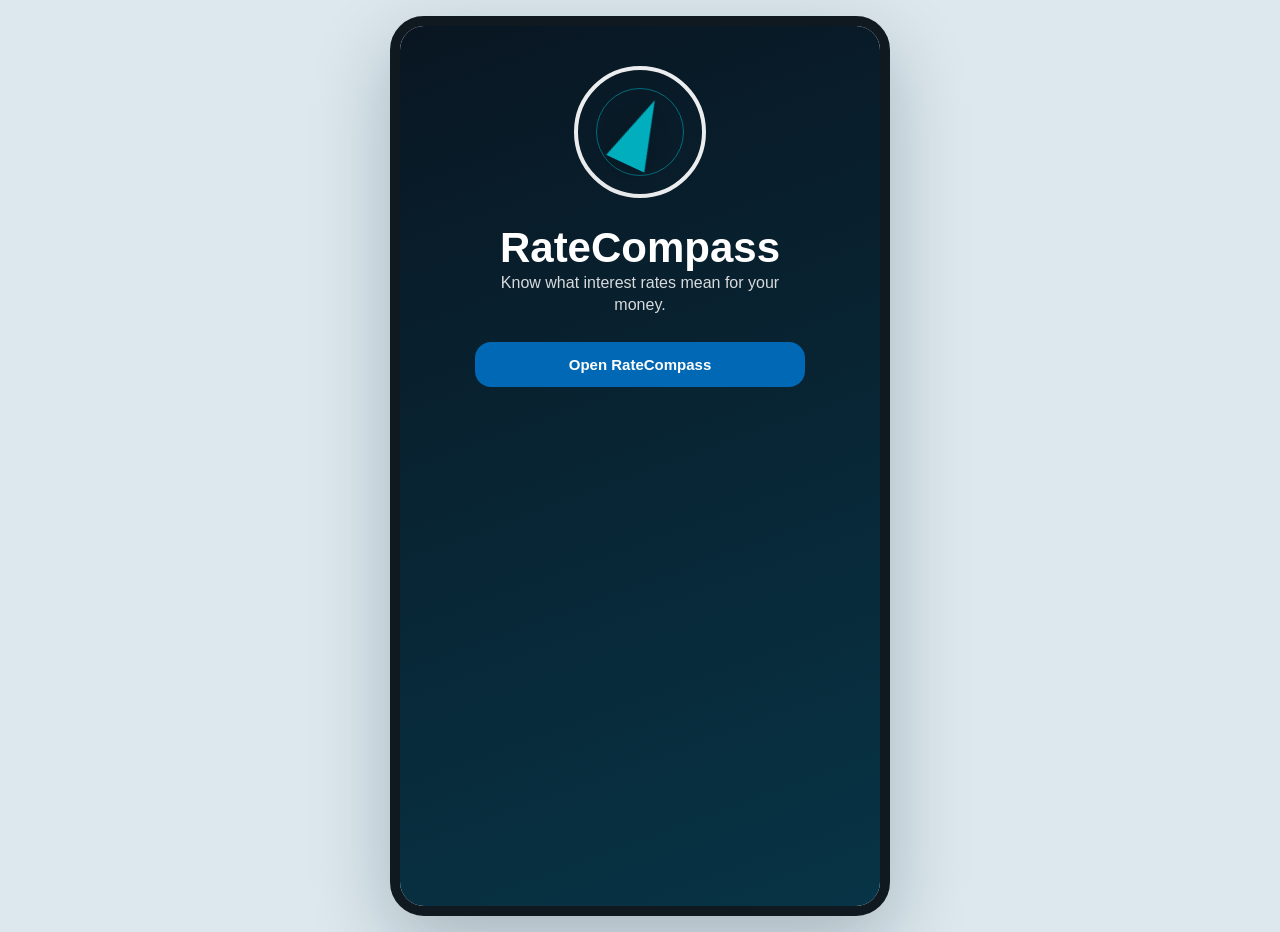
<file: docs/index.html>
<!doctype html>
<html lang="en">
<head>
  <meta charset="utf-8" />
  <meta name="viewport" content="width=device-width, initial-scale=1" />
  <title>RateCompass Preview</title>
  <style>
    :root {
      --ink: #091622;
      --blue: #0068b4;
      --cyan: #00aebe;
      --green: #24ae7c;
      --amber: #f4a320;
      --mist: #f1f6f9;
      --text: #243342;
      --muted: #6b7886;
      --card: #ffffff;
      --app-height: 100vh;
    }

    * { box-sizing: border-box; }

    html {
      -webkit-text-size-adjust: 100%;
      text-size-adjust: 100%;
    }

    body {
      margin: 0;
      min-height: 100vh;
      background: #dce8ee;
      color: var(--text);
      font-family: -apple-system, BlinkMacSystemFont, "SF Pro Display", "Segoe UI", sans-serif;
      display: grid;
      place-items: center;
      padding: 16px;
    }

    .phone {
      width: min(500px, calc(100vw - 32px));
      height: min(940px, calc(100vh - 32px));
      background: var(--mist);
      overflow: hidden;
      position: relative;
      box-shadow: 0 28px 80px rgba(9, 22, 34, 0.24);
    }

    .screen {
      display: none;
      height: 100%;
      overflow: auto;
      padding: 22px 20px 108px;
    }

    .screen.active { display: block; }

    .onboarding {
      display: flex;
      flex-direction: column;
      align-items: center;
      justify-content: center;
      gap: 26px;
      min-height: calc(100% + 130px);
      text-align: center;
      color: white;
      background: linear-gradient(160deg, var(--ink), #073446);
      margin: -22px -20px -92px;
      padding: 40px 24px;
    }

    .logo {
      width: 132px;
      height: 132px;
      border: 4px solid rgba(255,255,255,.92);
      border-radius: 50%;
      display: grid;
      place-items: center;
      position: relative;
    }

    .logo::before {
      content: "";
      position: absolute;
      inset: 18px;
      border: 1px solid rgba(0,174,190,.55);
      border-radius: 50%;
    }

    .arrow {
      width: 0;
      height: 0;
      border-left: 21px solid transparent;
      border-right: 21px solid transparent;
      border-bottom: 70px solid var(--cyan);
      transform: rotate(25deg);
      filter: drop-shadow(0 8px 18px rgba(0,0,0,.24));
    }

    h1 {
      color: var(--ink);
      margin: 0;
      font-size: 32px;
      letter-spacing: 0;
    }

    h2 {
      margin: 0;
      font-size: 20px;
      color: var(--ink);
    }

    p {
      margin: 0;
      color: var(--muted);
      font-size: 14px;
      line-height: 1.36;
    }

    .onboarding h1 {
      color: white;
      font-size: 42px;
    }

    .onboarding p {
      color: rgba(255,255,255,.84);
      font-size: 16px;
      max-width: 320px;
    }

    .auth-actions {
      width: 100%;
      max-width: 330px;
      display: grid;
      gap: 12px;
      justify-items: stretch;
    }

    .button {
      appearance: none;
      border: 0;
      width: 100%;
      max-width: 330px;
      border-radius: 16px;
      background: var(--blue);
      color: white;
      padding: 14px 16px;
      font-size: 15px;
      font-weight: 700;
      cursor: pointer;
    }

    .secondary-button {
      appearance: none;
      border: 1px solid rgba(255,255,255,.48);
      width: 100%;
      max-width: 330px;
      border-radius: 16px;
      background: transparent;
      color: white;
      padding: 14px 16px;
      font-size: 15px;
      font-weight: 700;
      cursor: pointer;
    }

    .secondary-inline-button {
      appearance: none;
      width: 100%;
      border: 1px solid rgba(0,104,180,.22);
      border-radius: 14px;
      background: white;
      color: var(--blue);
      padding: 13px 16px;
      font-size: 14px;
      font-weight: 800;
      cursor: pointer;
    }

    .ghost-button {
      appearance: none;
      border: 0;
      background: transparent;
      color: rgba(255,255,255,.74);
      padding: 10px 18px;
      font-size: 15px;
      font-weight: 700;
      cursor: pointer;
    }

    .setup-list {
      display: grid;
      gap: 10px;
    }

    .setup-progress {
      display: flex;
      gap: 6px;
      margin: 4px 0 16px;
    }

    .setup-progress span {
      height: 5px;
      flex: 1;
      border-radius: 999px;
      background: #dfe7ec;
    }

    .setup-progress span.active {
      background: var(--blue);
    }

    .setup-hero-card {
      display: grid;
      gap: 12px;
      padding: 18px;
    }

    .setup-hero-card h2 {
      font-size: 24px;
      line-height: 1.12;
    }

    .setup-hero-card p {
      font-size: 15px;
      line-height: 1.38;
    }

    .setup-icon-grid {
      display: grid;
      grid-template-columns: repeat(3, 1fr);
      gap: 10px;
    }

    .setup-icon-tile {
      border-radius: 8px;
      background: var(--mist);
      padding: 12px 8px;
      text-align: center;
      color: var(--ink);
      font-size: 13px;
      font-weight: 850;
    }

    .setup-icon-tile span {
      display: block;
      color: var(--blue);
      font-size: 24px;
      margin-bottom: 6px;
    }

    .setup-choice {
      display: grid;
      grid-template-columns: 32px 1fr;
      gap: 10px;
      align-items: flex-start;
      padding: 12px;
      border-radius: 8px;
      background: white;
      border: 1px solid #dfe7ec;
    }

    .setup-choice span {
      width: 30px;
      height: 30px;
      border-radius: 50%;
      display: grid;
      place-items: center;
      background: rgba(0,104,180,.12);
      color: var(--blue);
      font-weight: 900;
      font-size: 13px;
    }

    .setup-choice b {
      display: block;
      color: var(--ink);
      margin-bottom: 4px;
      font-size: 15px;
      line-height: 1.2;
    }

    .setup-choice p {
      color: var(--muted);
      font-size: 13px;
      line-height: 1.35;
    }

    button.setup-choice {
      width: 100%;
      text-align: left;
      font: inherit;
      color: inherit;
      cursor: pointer;
    }

    button.setup-choice.selected {
      border-color: rgba(0,104,180,.62);
      box-shadow: inset 0 0 0 1px rgba(0,104,180,.22);
      background: rgba(0,104,180,.06);
    }

    .setup-snapshot-metric {
      display: grid;
      grid-template-columns: 1fr auto;
      align-items: center;
      gap: 12px;
      padding: 12px 0;
      border-top: 1px solid #edf2f5;
    }

    .setup-snapshot-metric:first-of-type {
      border-top: 0;
      padding-top: 0;
    }

    .setup-snapshot-metric b {
      display: block;
      color: var(--ink);
      font-size: 15px;
      margin-bottom: 3px;
    }

    .setup-snapshot-metric p {
      font-size: 13px;
    }

    .setup-snapshot-metric strong {
      color: var(--blue);
      font-size: 16px;
      text-align: right;
      white-space: nowrap;
    }

    .header {
      margin: 6px 0 14px;
    }

    .header .sub {
      font-size: 13px;
      font-weight: 600;
      color: var(--muted);
      margin-top: 4px;
    }

    .card {
      background: var(--card);
      border-radius: 8px;
      padding: 16px;
      margin-bottom: 12px;
      box-shadow: 0 1px 0 rgba(9, 22, 34, .04);
    }

    .hero {
      color: white;
      background: linear-gradient(135deg, var(--ink), var(--blue));
    }

    .hero h2,
    .hero p {
      color: white;
    }

    .hero p {
      color: rgba(255,255,255,.84);
      margin-top: 10px;
    }

    .hero-top,
    .row,
    .section-title,
    .metric {
      display: flex;
      align-items: center;
      gap: 12px;
    }

    .section-title {
      color: var(--ink);
      font-size: 18px;
      font-weight: 800;
      margin: 18px 0 10px;
    }

    .icon {
      width: 54px;
      height: 54px;
      border-radius: 12px;
      display: grid;
      place-items: center;
      background: var(--green);
      color: white;
      font-size: 27px;
      font-weight: 900;
      flex: 0 0 auto;
    }

    .gauge {
      margin-top: 16px;
      display: flex;
      align-items: center;
      gap: 12px;
    }

    .ring {
      width: 58px;
      height: 58px;
      border-radius: 50%;
      background:
        radial-gradient(circle at center, var(--ink) 48%, transparent 50%),
        conic-gradient(var(--green) 0 260deg, rgba(255,255,255,.18) 260deg);
      display: grid;
      place-items: center;
      color: white;
      font-size: 13px;
      font-weight: 800;
    }

    .prob-grid,
    .snapshot-grid {
      display: grid;
      grid-template-columns: repeat(3, 1fr);
      gap: 10px;
      margin-top: 14px;
    }

    .snapshot-grid {
      grid-template-columns: repeat(2, 1fr);
    }

    .pill,
    .snapshot {
      background: var(--mist);
      border-radius: 8px;
      padding: 12px;
    }

    .pill span,
    .snapshot span {
      display: block;
      color: var(--muted);
      font-size: 12px;
      font-weight: 700;
    }

    .pill strong,
    .snapshot strong {
      display: block;
      color: var(--blue);
      margin-top: 4px;
      font-size: 20px;
    }

    #rates .prob-grid .pill {
      padding: 10px 8px;
    }

    #rates .prob-grid .pill span {
      font-size: 10.5px;
      line-height: 1.15;
    }

    #rates .prob-grid .pill strong {
      font-size: 15px;
      line-height: 1.15;
    }

    #home .prob-grid .pill strong {
      font-size: 16px;
      line-height: 1.15;
    }

    .source-note,
    .why-note {
      color: var(--muted);
      font-size: 12px;
      font-weight: 600;
      line-height: 1.35;
      margin-top: 10px;
    }

    .hero .source-note {
      color: rgba(255,255,255,.72);
    }

    .source-row {
      display: grid;
      gap: 4px;
      padding: 10px 0;
      border-top: 1px solid #edf2f5;
    }

    .source-row:first-of-type {
      border-top: 0;
      padding-top: 0;
    }

    .source-row-head {
      display: flex;
      justify-content: space-between;
      gap: 10px;
      align-items: center;
      color: var(--ink);
      font-weight: 800;
    }

    .status-badge {
      border-radius: 8px;
      padding: 4px 8px;
      background: rgba(36, 174, 124, .14);
      color: var(--green);
      font-size: 11px;
      font-weight: 900;
      white-space: nowrap;
    }

    .status-badge.sample {
      background: rgba(244, 163, 32, .16);
      color: #9a620f;
    }

    .status-badge.later {
      background: #edf2f5;
      color: var(--muted);
    }

    .snapshot strong {
      font-size: 17px;
    }

    .metric {
      justify-content: space-between;
      padding: 12px 0;
      border-top: 1px solid #edf2f5;
    }

    .metric:first-of-type {
      border-top: 0;
      padding-top: 0;
    }

    .metric strong {
      color: var(--green);
      font-size: 19px;
      white-space: nowrap;
    }

    .segmented {
      display: grid;
      grid-template-columns: repeat(4, 1fr);
      gap: 4px;
      background: #e3edf2;
      padding: 4px;
      border-radius: 10px;
      margin-bottom: 16px;
    }

    .segmented button {
      border: 0;
      border-radius: 8px;
      padding: 9px 4px;
      background: transparent;
      color: var(--muted);
      font-weight: 700;
      cursor: pointer;
    }

    .segmented button.active {
      background: white;
      color: var(--ink);
      box-shadow: 0 1px 4px rgba(9,22,34,.10);
    }

    .term-panel {
      display: grid;
      gap: 10px;
      margin-bottom: 16px;
    }

    .term-panel[hidden],
    #prime-reference-card[hidden] {
      display: none !important;
    }

    .term-label {
      color: var(--ink);
      font-size: 15px;
      font-weight: 800;
    }

    .term-strip {
      display: grid;
      grid-template-columns: repeat(3, minmax(0, 1fr));
      gap: 6px;
      padding: 2px 0;
    }

    .term-strip.two-col {
      grid-template-columns: repeat(2, minmax(0, 1fr));
    }

    .term-strip button {
      border: 1px solid #dfe7ec;
      border-radius: 999px;
      background: white;
      color: var(--ink);
      min-width: 0;
      width: 100%;
      height: 32px;
      padding: 0 6px;
      font-size: 11px;
      font-weight: 800;
      cursor: pointer;
      white-space: nowrap;
    }

    .term-strip button.active {
      border-color: var(--blue);
      background: var(--blue);
      color: white;
    }

    .term-note {
      color: var(--muted);
      font-size: 12px;
      font-weight: 600;
      line-height: 1.35;
    }

    .term-card {
      padding: 14px;
      border-radius: 8px;
      background: var(--mist);
      border: 1px solid #dfe7ec;
    }

    .term-card h3 {
      margin-bottom: 5px;
      color: var(--ink);
      font-size: 15px;
    }

    .term-card p {
      margin: 0;
      color: var(--muted);
      font-size: 13px;
      line-height: 1.4;
    }

    .term-card + .term-card {
      margin-top: 10px;
    }

    .helper-row {
      display: flex;
      align-items: center;
      justify-content: space-between;
      gap: 10px;
      margin-top: 10px;
      color: var(--muted);
      font-size: 12px;
      font-weight: 700;
    }

    .reference-top {
      display: flex;
      align-items: center;
      justify-content: space-between;
      gap: 12px;
      margin-bottom: 14px;
    }

    .reference-badge {
      border-radius: 8px;
      background: var(--mist);
      color: var(--ink);
      padding: 6px 10px;
      font-size: 12px;
      font-weight: 800;
    }

    .reference-grid {
      display: grid;
      grid-template-columns: repeat(2, 1fr);
      gap: 10px;
      margin-bottom: 12px;
    }

    .reference-metric {
      border-radius: 8px;
      background: var(--mist);
      padding: 12px;
    }

    .reference-metric span {
      display: block;
      color: var(--muted);
      font-size: 12px;
      font-weight: 700;
      line-height: 1.3;
    }

    .reference-metric strong {
      display: block;
      color: var(--blue);
      margin-top: 5px;
      font-size: 20px;
    }

    .rate-row {
      display: flex;
      justify-content: space-between;
      align-items: center;
      background: white;
      border-radius: 8px;
      padding: 16px;
      margin-bottom: 10px;
      cursor: grab;
      user-select: none;
      transition: opacity .14s ease, transform .14s ease, box-shadow .14s ease;
    }

    .rate-row.dragging {
      opacity: .52;
      transform: scale(.99);
      box-shadow: 0 8px 18px rgba(9, 22, 34, .12);
    }

    .rate-main {
      display: flex;
      align-items: center;
      gap: 10px;
      min-width: 0;
    }

    .drag-handle {
      color: var(--muted);
      font-size: 17px;
      font-weight: 900;
      line-height: 1;
      cursor: grab;
      flex: 0 0 auto;
    }

    .rate-row strong {
      color: var(--blue);
      font-size: 18px;
    }

    .watchlist-note {
      display: flex;
      justify-content: space-between;
      gap: 12px;
      align-items: center;
      color: var(--muted);
      font-size: 12px;
      font-weight: 600;
      line-height: 1.35;
      margin: -2px 0 12px;
    }

    .plus-badge {
      border-radius: 8px;
      background: rgba(244, 163, 32, .16);
      color: #9a620f;
      padding: 5px 8px;
      font-size: 11px;
      font-weight: 900;
      white-space: nowrap;
    }

    .slider-card label {
      display: flex;
      justify-content: space-between;
      font-weight: 800;
      color: var(--ink);
      margin-bottom: 8px;
    }

    .slider-card h2 {
      margin-bottom: 14px;
    }

    .premium-title {
      display: grid;
      gap: 8px;
      margin: 14px 0 2px;
      padding: 14px;
      border-radius: 8px;
      background: var(--mist);
    }

    .premium-title-top,
    .summary-row {
      display: flex;
      justify-content: space-between;
      align-items: flex-start;
      gap: 12px;
    }

    .premium-title label {
      margin: 0;
    }

    .premium-title .locked-field {
      width: 100%;
      border: 1px solid #dfe7ec;
      border-radius: 12px;
      background: white;
      color: var(--muted);
      padding: 12px;
      font: inherit;
      font-weight: 700;
    }

    .summary-row {
      padding: 12px 0;
      border-top: 1px solid #edf2f5;
    }

    .summary-row:first-of-type {
      border-top: 0;
      padding-top: 0;
    }

    .summary-row b {
      display: block;
      color: var(--ink);
      margin-bottom: 4px;
    }

    .summary-row strong {
      color: var(--blue);
      text-align: right;
      white-space: nowrap;
    }

    .scenario-card {
      margin-top: 0;
    }

    .quote-grid {
      display: grid;
      gap: 12px;
    }

    .quote-field {
      display: grid;
      gap: 7px;
    }

    .quote-field label {
      margin: 0;
      color: var(--ink);
      font-size: 13px;
      font-weight: 800;
    }

    .quote-field input[type="number"] {
      width: 100%;
      border: 0;
      border-radius: 12px;
      background: var(--mist);
      color: var(--ink);
      padding: 13px;
      font: inherit;
      font-weight: 750;
    }

    .quote-options {
      display: grid;
      grid-template-columns: repeat(2, minmax(0, 1fr));
      gap: 8px;
    }

    .quote-options.compact {
      grid-template-columns: repeat(3, minmax(0, 1fr));
    }

    .quote-option {
      border: 1px solid #dfe7ec;
      border-radius: 8px;
      background: var(--mist);
      color: var(--ink);
      padding: 10px 8px;
      min-height: 42px;
      font: inherit;
      font-size: 12px;
      font-weight: 850;
      line-height: 1.15;
      cursor: pointer;
      text-align: center;
    }

    .quote-option.active {
      border-color: var(--blue);
      background: rgba(0,104,180,.12);
      color: var(--blue);
      box-shadow: inset 0 0 0 1px rgba(0,104,180,.18);
    }

    .quote-field[hidden] {
      display: none !important;
    }

    .quote-meter {
      display: grid;
      gap: 12px;
      padding: 14px;
      border-radius: 8px;
      background: var(--mist);
    }

    .quote-meter-top {
      display: flex;
      justify-content: space-between;
      gap: 12px;
      align-items: flex-start;
    }

    .quote-rating {
      color: var(--green);
      font-size: 22px;
      font-weight: 900;
    }

    .benchmark-pill {
      border-radius: 8px;
      background: white;
      color: var(--blue);
      padding: 6px 9px;
      font-size: 12px;
      font-weight: 900;
      white-space: nowrap;
    }

    .meter-bars {
      display: grid;
      grid-template-columns: repeat(5, minmax(0, 1fr));
      gap: 4px;
    }

    .meter-bars span {
      display: block;
      height: 9px;
      border-radius: 4px;
      background: #dfe7ec;
    }

    .guide-card {
      display: grid;
      gap: 12px;
    }

    .guide-top {
      display: flex;
      align-items: flex-start;
      gap: 12px;
    }

    .guide-icon {
      width: 42px;
      height: 42px;
      border-radius: 8px;
      display: grid;
      place-items: center;
      background: var(--mist);
      color: var(--blue);
      font-size: 22px;
      font-weight: 900;
      flex: 0 0 auto;
    }

    .guide-tag {
      display: inline-block;
      margin-top: 4px;
      color: var(--blue);
      font-size: 12px;
      font-weight: 900;
    }

    .guide-steps {
      display: grid;
      gap: 8px;
      padding: 12px;
      border-radius: 8px;
      background: var(--mist);
    }

    .guide-step {
      display: grid;
      grid-template-columns: 22px 1fr;
      gap: 8px;
      color: var(--ink);
      font-size: 13px;
      font-weight: 650;
      line-height: 1.35;
    }

    .guide-step span {
      width: 22px;
      height: 22px;
      border-radius: 50%;
      display: grid;
      place-items: center;
      background: rgba(36, 174, 124, .14);
      color: var(--green);
      font-size: 12px;
      font-weight: 900;
    }

    .date-row {
      display: grid;
      gap: 8px;
      margin-top: 14px;
    }

    .date-row label {
      margin-bottom: 0;
    }

    .date-row input {
      width: 100%;
      border: 0;
      border-radius: 14px;
      background: var(--mist);
      color: var(--ink);
      padding: 14px;
      font: inherit;
      font-weight: 700;
    }

    .upgrade-row {
      display: flex;
      align-items: flex-start;
      gap: 12px;
      margin-top: 16px;
      padding: 14px;
      border-radius: 8px;
      background: var(--mist);
    }

    .upgrade-button,
    .premium-title.upgrade-button,
    .watchlist-note.upgrade-button {
      width: 100%;
      border: 0;
      color: inherit;
      font: inherit;
      text-align: left;
      cursor: pointer;
    }

    .upgrade-button:hover,
    .premium-title.upgrade-button:hover,
    .watchlist-note.upgrade-button:hover {
      box-shadow: inset 0 0 0 2px rgba(0,104,180,.14);
    }

    .lock-dot {
      width: 26px;
      height: 26px;
      border-radius: 50%;
      display: grid;
      place-items: center;
      background: rgba(244, 163, 32, .16);
      color: var(--amber);
      font-size: 13px;
      font-weight: 900;
      flex: 0 0 auto;
    }

    .upgrade-row b {
      display: block;
      color: var(--ink);
      margin-bottom: 3px;
    }

    .plan-card {
      display: grid;
      gap: 14px;
    }

    .plan-head {
      display: flex;
      justify-content: space-between;
      align-items: flex-start;
      gap: 12px;
    }

    .plan-price {
      color: var(--blue);
      font-size: 30px;
      font-weight: 900;
      margin-top: 4px;
    }

    .plan-badge {
      color: var(--green);
      background: rgba(36, 174, 124, .14);
      border-radius: 8px;
      padding: 6px 9px;
      font-size: 11px;
      font-weight: 900;
      white-space: nowrap;
    }

    .plan-features {
      display: grid;
      gap: 9px;
    }

    .plan-feature,
    .compare-row {
      display: grid;
      gap: 8px;
    }

    .plan-feature {
      grid-template-columns: 18px 1fr;
      color: var(--ink);
      font-size: 13px;
      font-weight: 650;
    }

    .plan-feature span {
      color: var(--green);
      font-weight: 900;
    }

    .trial-button {
      width: 100%;
      border: 0;
      border-radius: 8px;
      background: var(--blue);
      color: white;
      padding: 12px;
      font: inherit;
      font-size: 14px;
      font-weight: 900;
      cursor: pointer;
    }

    .trial-button.plus {
      background: var(--green);
    }

    .compare-grid {
      display: grid;
      grid-template-columns: 1fr 1fr;
      gap: 10px;
    }

    .compare-pill {
      padding: 10px;
      border-radius: 8px;
      background: var(--mist);
      font-size: 12px;
      font-weight: 750;
    }

    .compare-pill span {
      display: block;
      color: var(--blue);
      font-size: 11px;
      font-weight: 900;
      margin-bottom: 3px;
    }

    .plan-compare {
      display: grid;
      grid-template-columns: 1fr 1fr;
      gap: 8px;
    }

    .plan-column {
      border: 1px solid #dfe7ec;
      border-radius: 8px;
      background: white;
      padding: 12px;
      display: grid;
      gap: 8px;
      align-content: start;
    }

    .plan-column.plus {
      border-color: rgba(36, 174, 124, .45);
      background: rgba(36, 174, 124, .06);
    }

    .plan-column h2 {
      font-size: 17px;
    }

    .plan-column .plan-price {
      font-size: 22px;
    }

    .alternate-price {
      color: var(--muted);
      font-size: 12px;
      font-weight: 800;
      margin-top: -4px;
    }

    .plan-column p {
      font-size: 13px;
      line-height: 1.35;
    }

    .plan-value-preview {
      display: grid;
      grid-template-columns: repeat(2, 1fr);
      gap: 8px;
      margin-top: 10px;
    }

    .plan-value-item {
      border-radius: 8px;
      background: var(--mist);
      padding: 10px;
      display: grid;
      gap: 4px;
    }

    .plan-value-item span {
      color: var(--blue);
      font-size: 12px;
      font-weight: 900;
      text-transform: uppercase;
    }

    .plan-value-item b {
      color: var(--ink);
      font-size: 13px;
      line-height: 1.2;
    }

    .plan-timeline {
      display: grid;
      gap: 8px;
      margin-top: 10px;
    }

    .plan-timeline-step {
      display: grid;
      grid-template-columns: 58px 1fr;
      gap: 10px;
      align-items: start;
      padding: 10px;
      border-radius: 8px;
      background: var(--mist);
    }

    .plan-timeline-step span {
      color: var(--blue);
      font-size: 12px;
      font-weight: 900;
    }

    .plan-timeline-step b {
      display: block;
      color: var(--ink);
      font-size: 14px;
      margin-bottom: 3px;
    }

    .plan-timeline-step p {
      font-size: 12px;
      line-height: 1.35;
    }

    .billing-toggle {
      display: grid;
      grid-template-columns: 1fr 1fr;
      gap: 6px;
      padding: 5px;
      border-radius: 10px;
      background: #dfe7ec;
      margin: 10px 0 0;
    }

    .billing-toggle button {
      border: 0;
      border-radius: 8px;
      background: transparent;
      color: var(--muted);
      padding: 9px;
      font: inherit;
      font-size: 13px;
      font-weight: 900;
      cursor: pointer;
    }

    .billing-toggle button.active {
      background: white;
      color: var(--blue);
      box-shadow: 0 1px 0 rgba(9, 22, 34, .05);
    }

    .save-note {
      display: inline-flex;
      align-items: center;
      justify-content: center;
      width: fit-content;
      border-radius: 999px;
      padding: 5px 9px;
      background: rgba(244, 163, 32, .16);
      color: #9a620f;
      font-size: 10.5px;
      font-weight: 900;
    }

    .feature-compare {
      display: grid;
      gap: 0;
      border: 1px solid #dfe7ec;
      border-radius: 8px;
      overflow: hidden;
      background: white;
    }

    .feature-compare-row {
      display: grid;
      grid-template-columns: 1.15fr .85fr .85fr;
      gap: 0;
      border-top: 1px solid #edf2f5;
      font-size: 12px;
      line-height: 1.3;
    }

    .feature-compare-row:first-child {
      border-top: 0;
      background: var(--mist);
      color: var(--ink);
      font-weight: 900;
    }

    .feature-compare-row div {
      padding: 10px;
      border-left: 1px solid #edf2f5;
    }

    .feature-compare-row div:first-child {
      border-left: 0;
      color: var(--ink);
      font-weight: 800;
    }

    .feature-compare-row div:nth-child(2),
    .feature-compare-row div:nth-child(3) {
      text-align: center;
      font-weight: 750;
    }

    .question-stack {
      display: grid;
      gap: 10px;
      margin-top: 14px;
    }

    .question-button {
      width: 100%;
      border: 1px solid #dfe7ec;
      border-radius: 8px;
      background: white;
      color: var(--ink);
      padding: 14px;
      font: inherit;
      font-weight: 800;
      text-align: left;
      cursor: pointer;
    }

    .question-button span {
      display: block;
      color: var(--muted);
      font-size: 12px;
      font-weight: 650;
      margin-top: 5px;
      line-height: 1.4;
    }

    .question-button:hover {
      border-color: rgba(0,104,180,.34);
      box-shadow: inset 0 0 0 1px rgba(0,104,180,.12);
    }

    .insight-result {
      display: grid;
      gap: 12px;
    }

    .insight-result strong {
      color: var(--blue);
      font-size: 26px;
      line-height: 1.05;
    }

    .benefit-list {
      display: grid;
      gap: 10px;
    }

    .benefit-list div {
      display: grid;
      grid-template-columns: 24px 1fr;
      gap: 10px;
      align-items: flex-start;
      font-size: 13px;
      font-weight: 750;
      color: var(--ink);
    }

    .benefit-list span {
      width: 22px;
      height: 22px;
      border-radius: 50%;
      display: grid;
      place-items: center;
      background: rgba(36, 174, 124, .14);
      color: var(--green);
      font-size: 12px;
      font-weight: 900;
    }

    .form {
      display: grid;
      gap: 14px;
    }

    .form .button {
      max-width: none;
      justify-self: stretch;
    }

    .field {
      width: 100%;
      border: 0;
      border-radius: 14px;
      background: white;
      color: var(--ink);
      padding: 14px;
      font: inherit;
      font-size: 15px;
      outline: none;
    }

    .field:focus {
      box-shadow: 0 0 0 3px rgba(0,104,180,.18);
    }

    .link-button {
      appearance: none;
      border: 0;
      background: transparent;
      color: var(--blue);
      font-size: 15px;
      font-weight: 800;
      cursor: pointer;
      padding: 8px;
    }

    .button:disabled {
      cursor: not-allowed;
      opacity: .48;
    }

    .form-note {
      color: var(--muted);
      font-size: 13px;
      font-weight: 600;
      text-align: center;
      min-height: 18px;
    }

    .form-note.error {
      color: #b22f39;
    }

    input[type="range"] {
      width: 100%;
      accent-color: var(--blue);
    }

    .toggle {
      display: flex;
      justify-content: space-between;
      align-items: center;
      gap: 14px;
      padding: 12px 0;
      border-top: 1px solid #edf2f5;
      font-weight: 700;
      color: var(--ink);
      position: relative;
    }

    .toggle-copy {
      display: flex;
      align-items: center;
      gap: 8px;
      min-width: 0;
    }

    .info-dot {
      width: 20px;
      height: 20px;
      border-radius: 50%;
      display: inline-grid;
      place-items: center;
      background: var(--mist);
      color: var(--blue);
      font-size: 12px;
      font-weight: 900;
      flex: 0 0 auto;
      cursor: help;
    }

    .info-dot:focus-visible {
      outline: 3px solid rgba(0,104,180,.22);
      outline-offset: 2px;
    }

    .tooltip {
      position: absolute;
      left: 0;
      right: 0;
      top: calc(100% - 4px);
      z-index: 5;
      padding: 12px;
      border-radius: 8px;
      background: var(--ink);
      color: white;
      font-size: 13px;
      font-weight: 600;
      line-height: 1.35;
      opacity: 0;
      transform: translateY(-4px);
      pointer-events: none;
      transition: opacity .16s ease, transform .16s ease;
      transition-delay: 0s;
      box-shadow: 0 14px 35px rgba(9, 22, 34, .28);
    }

    .toggle.tooltip-active .tooltip {
      opacity: 1;
      transform: translateY(0);
      transition-delay: .55s;
    }

    .switch {
      appearance: none;
      border: 0;
      width: 48px;
      height: 28px;
      border-radius: 20px;
      background: var(--blue);
      padding: 3px;
      cursor: pointer;
      flex: 0 0 auto;
      transition: background .16s ease;
    }

    .switch::after {
      content: "";
      display: block;
      width: 22px;
      height: 22px;
      border-radius: 50%;
      background: white;
      margin-left: auto;
      transition: margin .16s ease;
      box-shadow: 0 1px 4px rgba(9, 22, 34, .18);
    }

    .switch.off {
      background: #c5d0d8;
    }

    .switch.off::after {
      margin-left: 0;
    }

    .tabbar {
      position: absolute;
      left: 0;
      right: 0;
      bottom: 0;
      display: grid;
      grid-template-columns: repeat(5, 1fr);
      background: #ffffff;
      border-top: 1px solid #cfdce5;
      padding: 11px 6px 18px;
      box-shadow: 0 -10px 26px rgba(9, 22, 34, .12);
      z-index: 20;
    }

    .tabbar[hidden] {
      display: none !important;
    }

    .tabbar button {
      border: 0;
      background: transparent;
      color: #4f6070;
      font-size: 12px;
      font-weight: 800;
      cursor: pointer;
      display: grid;
      justify-items: center;
      align-items: center;
      gap: 4px;
      min-width: 0;
      text-align: center;
    }

    .tabbar button.active {
      color: var(--blue);
    }

    .emoji {
      display: inline-grid;
      place-items: center;
      width: 32px;
      height: 28px;
      font-size: 22px;
      line-height: 1;
      border-radius: 999px;
    }

    .emoji-large {
      font-size: 27px;
    }

    .tabbar button.active .emoji {
      background: rgba(0,104,180,.12);
    }

    .profile-icon {
      width: 32px;
      height: 28px;
      font-size: 0;
    }

    .profile-icon svg {
      width: 24px;
      height: 24px;
      display: block;
    }

    @media (min-width: 700px) {
      .phone {
        border-radius: 34px;
        border: 10px solid #101820;
      }
    }

    @media (max-width: 699px) {
      body {
        padding: 0;
        place-items: stretch;
      }

      .phone {
        width: 100vw;
        height: var(--app-height);
        min-height: 100vh;
        box-shadow: none;
      }

      .screen {
        padding: 18px 16px calc(96px + env(safe-area-inset-bottom));
      }

      .onboarding {
        margin: -18px -16px -80px;
        min-height: calc(100% + 112px);
      }

      .logo {
        width: 116px;
        height: 116px;
      }

      .arrow {
        border-left-width: 18px;
        border-right-width: 18px;
        border-bottom-width: 62px;
      }

      .onboarding h1 {
        font-size: 38px;
      }
    }

    @media (max-width: 430px) {
      h1 {
        font-size: 28px;
      }

      h2 {
        font-size: 18px;
      }

      p {
        font-size: 13px;
        line-height: 1.32;
      }

      .screen {
        padding: 14px 12px 82px;
      }

      .header {
        margin: 4px 0 10px;
      }

      .header .sub {
        font-size: 12px;
      }

      .card {
        padding: 12px;
        margin-bottom: 9px;
      }

      .button,
      .secondary-button,
      .secondary-inline-button,
      .trial-button {
        padding: 11px 12px;
        font-size: 13px;
        border-radius: 10px;
      }

      .field {
        padding: 12px;
        font-size: 14px;
        border-radius: 10px;
      }

      .form,
      .auth-actions,
      .setup-list,
      .quote-grid {
        gap: 9px;
      }

      .onboarding {
        gap: 18px;
        margin: -14px -12px -66px;
        min-height: calc(100% + 88px);
        padding: 28px 18px;
      }

      .onboarding h1 {
        font-size: 34px;
      }

      .onboarding p {
        font-size: 14px;
      }

      .logo {
        width: 104px;
        height: 104px;
      }

      .logo::before {
        inset: 14px;
      }

      .arrow {
        border-left-width: 16px;
        border-right-width: 16px;
        border-bottom-width: 54px;
      }

      .setup-progress {
        margin-bottom: 10px;
      }

      .setup-hero-card {
        gap: 9px;
        padding: 14px;
      }

      .setup-hero-card h2 {
        font-size: 20px;
      }

      .setup-hero-card p {
        font-size: 13px;
      }

      .setup-icon-grid,
      .plan-value-preview {
        gap: 7px;
      }

      .setup-icon-tile,
      .plan-value-item {
        padding: 8px 7px;
        font-size: 12px;
      }

      .setup-icon-tile span {
        font-size: 20px;
        margin-bottom: 4px;
      }

      .setup-choice {
        grid-template-columns: 28px 1fr;
        gap: 8px;
        padding: 9px;
      }

      .setup-choice span {
        width: 26px;
        height: 26px;
        font-size: 11px;
      }

      .setup-choice b {
        font-size: 13px;
        margin-bottom: 2px;
      }

      .setup-choice p {
        font-size: 12px;
      }

      .setup-snapshot-metric {
        padding: 9px 0;
      }

      .setup-snapshot-metric b,
      .setup-snapshot-metric strong {
        font-size: 13px;
      }

      .section-title {
        font-size: 16px;
        margin: 14px 0 8px;
      }

      .icon {
        width: 46px;
        height: 46px;
        font-size: 23px;
      }

      .prob-grid,
      .snapshot-grid,
      .reference-grid {
        gap: 7px;
      }

      .pill,
      .snapshot,
      .reference-metric {
        padding: 9px;
      }

      .pill strong,
      .snapshot strong,
      .reference-metric strong {
        font-size: 16px;
      }

      .plan-compare {
        gap: 7px;
      }

      .plan-column {
        padding: 10px;
        gap: 7px;
      }

      .plan-column h2 {
        font-size: 15px;
      }

      .plan-column .plan-price {
        font-size: 19px;
      }

      .alternate-price,
      .plan-column p,
      .plan-timeline-step p {
        font-size: 11px;
      }

      .plan-value-item span,
      .plan-timeline-step span {
        font-size: 10px;
      }

      .plan-value-item b,
      .plan-timeline-step b {
        font-size: 12px;
      }

      .plan-timeline {
        gap: 7px;
      }

      .plan-timeline-step {
        grid-template-columns: 48px 1fr;
        gap: 8px;
        padding: 8px;
      }

      .feature-compare-row {
        grid-template-columns: 1.05fr .75fr .75fr;
        font-size: 10.5px;
      }

      .feature-compare-row div {
        padding: 7px 5px;
      }

      .tabbar {
        padding: 7px 4px calc(9px + env(safe-area-inset-bottom));
      }

      .tabbar button {
        font-size: 10px;
        gap: 2px;
      }

      .emoji,
      .profile-icon {
        width: 28px;
        height: 24px;
        font-size: 19px;
      }

      .emoji-large {
        font-size: 22px;
      }

      .profile-icon svg {
        width: 21px;
        height: 21px;
      }
    }

    body[data-device-size="small-phone"] h1 {
      font-size: 26px;
    }

    body[data-device-size="small-phone"] h2 {
      font-size: 16px;
    }

    body[data-device-size="small-phone"] p {
      font-size: 12px;
      line-height: 1.3;
    }

    body[data-device-size="small-phone"] .screen {
      padding: 12px 10px calc(74px + env(safe-area-inset-bottom));
    }

    body[data-device-size="small-phone"] .card {
      padding: 10px;
      margin-bottom: 8px;
    }

    body[data-device-size="small-phone"] .header {
      margin-bottom: 8px;
    }

    body[data-device-size="small-phone"] .button,
    body[data-device-size="small-phone"] .secondary-button,
    body[data-device-size="small-phone"] .secondary-inline-button,
    body[data-device-size="small-phone"] .trial-button {
      padding: 10px 11px;
      font-size: 12.5px;
    }

    body[data-device-size="small-phone"] .setup-choice {
      padding: 8px;
      gap: 7px;
    }

    body[data-device-size="small-phone"] .setup-choice b,
    body[data-device-size="small-phone"] .setup-snapshot-metric b,
    body[data-device-size="small-phone"] .setup-snapshot-metric strong {
      font-size: 12.5px;
    }

    body[data-device-size="small-phone"] .setup-choice p {
      font-size: 11.5px;
    }

    body[data-device-size="small-phone"] .onboarding h1 {
      font-size: 31px;
    }

    body[data-device-size="small-phone"] .logo {
      width: 92px;
      height: 92px;
    }

    body[data-device-size="small-phone"] .arrow {
      border-left-width: 14px;
      border-right-width: 14px;
      border-bottom-width: 48px;
    }

    body[data-device-size="small-phone"] .plan-column {
      padding: 8px;
    }

    body[data-device-size="small-phone"] .plan-column .plan-price {
      font-size: 17px;
    }

    body[data-device-size="small-phone"] .feature-compare-row {
      font-size: 9.8px;
    }

    body[data-device-size="small-phone"] .tabbar {
      padding: 6px 4px calc(7px + env(safe-area-inset-bottom));
    }

    body[data-device-size="small-phone"] .tabbar button {
      font-size: 9.5px;
    }

    body[data-device-size="large-phone"] .screen {
      padding: 16px 14px calc(88px + env(safe-area-inset-bottom));
    }

    body[data-device-size="large-phone"] h1 {
      font-size: 30px;
    }

    body[data-device-size="large-phone"] h2 {
      font-size: 19px;
    }

    body[data-phone-height="short"] .card {
      padding-top: 10px;
      padding-bottom: 10px;
    }

    body[data-phone-height="short"] .section-title {
      margin-top: 12px;
    }

    body[data-orientation="landscape"] .phone {
      height: var(--app-height);
    }

    body[data-orientation="landscape"] .onboarding {
      justify-content: flex-start;
    }
  </style>
</head>
<body>
  <main class="phone" aria-label="RateCompass app preview">
    <section id="onboarding" class="screen active">
      <div class="onboarding">
        <div class="logo"><div class="arrow"></div></div>
        <div>
          <h1>RateCompass</h1>
          <p>Know what interest rates mean for your money.</p>
        </div>
        <button class="button" onclick="showAuth()">Open RateCompass</button>
      </div>
    </section>

    <section id="auth" class="screen">
      <div class="onboarding">
        <div class="logo"><div class="arrow"></div></div>
        <div>
          <h1>Welcome to RateCompass</h1>
          <p>Sign in to save your profile, rate alerts, and personal impact estimates.</p>
        </div>
        <div class="auth-actions">
          <button class="button" onclick="showScreen('signup')">Create Account</button>
          <button class="secondary-button" onclick="showScreen('login')">Sign In</button>
          <button class="ghost-button" onclick="showApp()">Preview Without Account</button>
        </div>
      </div>
    </section>

    <section id="login" class="screen">
      <div class="header">
        <h1>Sign In</h1>
        <div class="sub">Continue tracking your rates and alerts.</div>
      </div>
      <div class="form">
        <input id="login-email" class="field" type="email" placeholder="Email" autocomplete="email" />
        <input id="login-password" class="field" type="password" placeholder="Password" autocomplete="current-password" />
        <button id="login-submit" class="button" onclick="validateLogin()">Sign In</button>
        <div id="login-note" class="form-note">Prototype sign-in only; no password is sent yet.</div>
        <button class="secondary-inline-button" onclick="showApp()">Preview Without Account</button>
        <button class="link-button" onclick="showScreen('auth')">Back</button>
      </div>
      <div class="card" style="margin-top:18px;">
        <h2>Saved to your profile</h2>
        <p>Bank of Canada alerts, personal rate impact estimates, and mortgage, savings, GIC, and prime tracking.</p>
      </div>
    </section>

    <section id="signup" class="screen">
      <div class="header">
        <h1>Create Account</h1>
        <div class="sub">Save your RateCompass profile and notification settings.</div>
      </div>
      <div class="form">
        <input id="signup-name" class="field" type="text" placeholder="Full Name" autocomplete="name" />
        <input id="signup-email" class="field" type="email" placeholder="Email" autocomplete="email" />
        <input id="signup-password" class="field" type="password" placeholder="Password" autocomplete="new-password" />
        <input id="signup-confirm" class="field" type="password" placeholder="Confirm Password" autocomplete="new-password" />
        <button id="signup-submit" class="button" onclick="validateSignup()" disabled>Create Account</button>
        <div id="signup-note" class="form-note error">Enter your name to continue.</div>
        <button class="secondary-inline-button" onclick="showApp()">Preview Without Account</button>
        <button class="link-button" onclick="showScreen('auth')">Back</button>
      </div>
      <div class="card" style="margin-top:18px;">
        <h2>What this enables</h2>
        <p>Rate alerts, saved impact assumptions, renewal timing, and future RateCompass Plus reports.</p>
      </div>
    </section>

    <section id="account-setup-value" class="screen">
      <div class="header">
        <h1>Quick Setup</h1>
        <div class="sub">Make RateCompass fit your situation</div>
      </div>
      <div class="setup-progress"><span class="active"></span><span></span><span></span><span></span><span></span></div>
      <div class="card setup-hero-card">
        <h2>Rates can affect more than one part of your money.</h2>
        <p>Answer a few quick questions and RateCompass will show the tools that matter most for you.</p>
        <div class="setup-icon-grid">
          <div class="setup-icon-tile"><span>⌂</span>Mortgage</div>
          <div class="setup-icon-tile"><span>%</span>Savings</div>
          <div class="setup-icon-tile"><span>↔</span>Debt</div>
        </div>
      </div>
      <button class="trial-button" type="button" onclick="showScreen('account-setup-priorities')">Start setup</button>
      <button class="link-button" type="button" onclick="showApp()">Skip setup</button>
    </section>

    <section id="account-setup-priorities" class="screen">
      <div class="header">
        <h1>Your Mortgage Picture</h1>
        <div class="sub">Step 1 of 4</div>
      </div>
      <div class="setup-progress"><span class="active"></span><span class="active"></span><span></span><span></span><span></span></div>
      <div class="card">
        <h2>Do you currently have a mortgage?</h2>
        <div class="setup-list" style="margin-top:14px;">
          <button class="setup-choice selected" type="button" data-setup-group="mortgage" onclick="selectSetupAnswer('mortgage', 'one', this)"><span>1</span><p><b>Yes, one mortgage</b>Track one renewal and compare quotes.</p></button>
          <button class="setup-choice" type="button" data-setup-group="mortgage" onclick="selectSetupAnswer('mortgage', 'multiple', this)"><span>2</span><p><b>Yes, more than one</b>Multiple renewals and properties.</p></button>
          <button class="setup-choice" type="button" data-setup-group="mortgage" onclick="selectSetupAnswer('mortgage', 'future', this)"><span>3</span><p><b>Not yet, I may buy</b>Prepare before speaking with a lender.</p></button>
          <button class="setup-choice" type="button" data-setup-group="mortgage" onclick="selectSetupAnswer('mortgage', 'none', this)"><span>4</span><p><b>No mortgage focus</b>Show savings, GICs, debt, and rate alerts.</p></button>
        </div>
      </div>
      <button class="trial-button" type="button" onclick="showScreen('account-setup-timing')">Continue</button>
      <button class="link-button" type="button" onclick="showScreen('account-setup-value')">Back</button>
    </section>

    <section id="account-setup-timing" class="screen">
      <div class="header">
        <h1>Timing Matters</h1>
        <div class="sub">Step 2 of 4</div>
      </div>
      <div class="setup-progress"><span class="active"></span><span class="active"></span><span class="active"></span><span></span><span></span></div>
      <div class="card">
        <h2>Any mortgage decision in the next year?</h2>
        <div class="setup-list" style="margin-top:14px;">
          <button class="setup-choice selected" type="button" data-setup-group="timing" onclick="selectSetupAnswer('timing', 'oneYear', this)"><span>✓</span><p><b>Yes, within 12 months</b>Useful for reminders and quote checks.</p></button>
          <button class="setup-choice" type="button" data-setup-group="timing" onclick="selectSetupAnswer('timing', 'later', this)"><span>2</span><p><b>Later than a year</b>Watch trends before it gets urgent.</p></button>
          <button class="setup-choice" type="button" data-setup-group="timing" onclick="selectSetupAnswer('timing', 'notSure', this)"><span>?</span><p><b>Not sure yet</b>Keep the big rate signals visible.</p></button>
        </div>
      </div>
      <button class="trial-button" type="button" onclick="showScreen('account-setup-savings')">Continue</button>
      <button class="link-button" type="button" onclick="showScreen('account-setup-priorities')">Back</button>
    </section>

    <section id="account-setup-savings" class="screen">
      <div class="header">
        <h1>Savings & GICs</h1>
        <div class="sub">Step 3 of 4</div>
      </div>
      <div class="setup-progress"><span class="active"></span><span class="active"></span><span class="active"></span><span class="active"></span><span></span></div>
      <div class="card">
        <h2>Do you hold savings or GICs?</h2>
        <div class="setup-list" style="margin-top:14px;">
          <button class="setup-choice selected" type="button" data-setup-group="savings" onclick="selectSetupAnswer('savings', 'both', this)"><span>%</span><p><b>Yes, savings and GICs</b>Compare rates and maturity timing.</p></button>
          <button class="setup-choice" type="button" data-setup-group="savings" onclick="selectSetupAnswer('savings', 'savings', this)"><span>$</span><p><b>Savings only</b>Watch everyday and high-interest rates.</p></button>
          <button class="setup-choice" type="button" data-setup-group="savings" onclick="selectSetupAnswer('savings', 'gic', this)"><span>G</span><p><b>GICs only</b>Track maturity and reinvestment windows.</p></button>
          <button class="setup-choice" type="button" data-setup-group="savings" onclick="selectSetupAnswer('savings', 'none', this)"><span>-</span><p><b>Not right now</b>Keep this lighter in your setup.</p></button>
        </div>
      </div>
      <button class="trial-button" type="button" onclick="showScreen('account-setup-goal')">Continue</button>
      <button class="link-button" type="button" onclick="showScreen('account-setup-timing')">Back</button>
    </section>

    <section id="account-setup-goal" class="screen">
      <div class="header">
        <h1>Your Main Goal</h1>
        <div class="sub">Step 4 of 4</div>
      </div>
      <div class="setup-progress"><span class="active"></span><span class="active"></span><span class="active"></span><span class="active"></span><span class="active"></span></div>
      <div class="card">
        <h2>What matters most right now?</h2>
        <div class="setup-list" style="margin-top:14px;">
          <button class="setup-choice selected" type="button" data-setup-group="goal" onclick="selectSetupAnswer('goal', 'lowerPayments', this)"><span>↓</span><p><b>Lower payments</b>Focus on mortgage and debt impact.</p></button>
          <button class="setup-choice" type="button" data-setup-group="goal" onclick="selectSetupAnswer('goal', 'growSavings', this)"><span>↑</span><p><b>Grow savings</b>Find better savings and GIC opportunities.</p></button>
          <button class="setup-choice" type="button" data-setup-group="goal" onclick="selectSetupAnswer('goal', 'reduceDebt', this)"><span>↔</span><p><b>Reduce debt costs</b>Watch prime-linked borrowing.</p></button>
          <button class="setup-choice" type="button" data-setup-group="goal" onclick="selectSetupAnswer('goal', 'stayInformed', this)"><span>i</span><p><b>Stay informed</b>Keep important rate moves visible.</p></button>
        </div>
      </div>
      <button class="trial-button" type="button" onclick="showSetupSummary()">See my snapshot</button>
      <button class="link-button" type="button" onclick="showScreen('account-setup-savings')">Back</button>
    </section>

    <section id="account-setup-summary" class="screen">
      <div class="header">
        <h1>Your Snapshot</h1>
        <div class="sub">A calmer starting point</div>
      </div>
      <div class="card setup-hero-card">
        <h2 id="setup-summary-title">Your first focus is mortgage timing.</h2>
        <p id="setup-summary-copy">RateCompass will help you watch renewal timing, compare quotes, and understand rate movement before the decision feels rushed.</p>
      </div>
      <div class="card">
        <h2>Recommended focus</h2>
        <div style="margin-top:10px;">
          <div class="setup-snapshot-metric"><div><b id="setup-benefit-one-title">Renewal visibility</b><p id="setup-benefit-one">Track rate direction and what it could mean for payment planning.</p></div><strong id="setup-metric-one">High</strong></div>
          <div class="setup-snapshot-metric"><div><b id="setup-benefit-two-title">Rate Check</b><p id="setup-benefit-two">Compare bank quotes before accepting them.</p></div><strong id="setup-metric-two">Useful</strong></div>
          <div class="setup-snapshot-metric"><div><b id="setup-benefit-three-title">Alerts</b><p id="setup-benefit-three">Watch Bank of Canada decisions and personal rate moments.</p></div><strong id="setup-metric-three">2 Core</strong></div>
        </div>
      </div>
      <button id="snapshot-see-plans" class="trial-button plus" type="button" onclick="goToPlansFromSnapshot()">See plans</button>
      <button id="snapshot-continue-preview" class="secondary-inline-button" type="button" onclick="continueFromSnapshot()">Continue with preview</button>
      <button class="link-button" type="button" onclick="showScreen('account-setup-goal')">Back</button>
    </section>

    <section id="home" class="screen">
      <div class="header">
        <h1 id="home-greeting">Good Morning</h1>
        <div class="sub">RateCompass by The Wealth Map</div>
      </div>

      <div class="card hero">
        <div class="hero-top">
          <div class="icon">⌖</div>
          <div>
            <div style="opacity:.78;font-weight:700;">RateCompass Signal</div>
            <h2>Reference Baseline</h2>
          </div>
        </div>
        <p>Verified rate anchors are in place. Forecast signals stay muted until a live model is connected.</p>
        <div class="gauge">
          <div class="ring">Ref</div>
          <div>
            <div style="opacity:.7;font-size:12px;font-weight:700;">BoC policy / Prime</div>
            <strong id="home-reference-rates">2.25% / 4.45%</strong>
          </div>
        </div>
        <p id="home-trust-note" class="source-note">Reference values checked Jun 5-10, 2026. Institution rows remain sample until live feeds are connected.</p>
      </div>

      <div class="card">
        <h2>Next Bank of Canada Decision</h2>
        <p id="next-boc-date" style="margin-top:4px;">Jul 15, 2026</p>
        <div class="prob-grid">
          <div class="pill"><span>Policy rate</span><strong id="home-policy-rate">2.25%</strong></div>
          <div class="pill"><span>Last decision</span><strong style="color:var(--cyan)">Hold</strong></div>
          <div class="pill"><span>Movement</span><strong style="color:var(--green)">Unchanged</strong></div>
        </div>
        <p id="home-policy-note" style="margin-top:12px;font-size:12px;">Held Jun 10, 2026. Last cut Oct 29, 2025. Forecast probabilities are hidden until a live model is connected.</p>
        <p class="source-note">Verified source: Bank of Canada policy-rate reference.</p>
      </div>

      <div class="section-title">Today's Snapshot</div>
      <div class="snapshot-grid">
        <div class="snapshot"><span>Mortgage</span><strong style="color:var(--green)">Likely Lower</strong></div>
        <div class="snapshot"><span>Savings</span><strong>Stable</strong></div>
        <div class="snapshot"><span>GIC</span><strong style="color:var(--amber)">Mixed</strong></div>
        <div class="snapshot"><span>Prime</span><strong style="color:var(--cyan)">Hold</strong></div>
      </div>

      <div class="card" style="margin-top:14px;">
        <h2>For You</h2>
        <div class="metric"><div><b>Mortgage renewal</b><p>possible savings if rates soften</p></div><strong>$94/mo</strong></div>
        <div class="metric"><div><b>Savings account</b><p>possible upside from switching</p></div><strong style="color:var(--blue)">$180/yr</strong></div>
        <div class="metric"><div><b>Line of credit</b><p>prime-linked debt can move quickly</p></div><strong style="color:var(--amber)">Watch</strong></div>
      </div>

      <div class="card">
        <h2>Guidance</h2>
        <p>Turn rate signals into practical questions and next steps.</p>
        <button class="link-button" onclick="openGuidance()">Open Guidance</button>
      </div>
    </section>

    <section id="rates" class="screen">
      <div class="header">
        <h1>Rates</h1>
        <div class="sub">Canada-first market view</div>
      </div>
      <div class="segmented">
        <button class="active" data-rate-tab="mortgage" onclick="selectRateCategory('mortgage', this)">Mortgage</button>
        <button data-rate-tab="savings" onclick="selectRateCategory('savings', this)">Savings</button>
        <button data-rate-tab="gic" onclick="selectRateCategory('gic', this)">GIC</button>
        <button data-rate-tab="prime" onclick="selectRateCategory('prime', this)">Prime</button>
      </div>
      <div id="mortgage-term-panel" class="term-panel">
        <div class="term-label">Mortgage Term</div>
        <div class="term-strip" aria-label="Mortgage term options">
          <button data-mortgage-term="oneYearFixed" onclick="selectMortgageTerm('oneYearFixed')">1Y Fixed</button>
          <button data-mortgage-term="twoYearFixed" onclick="selectMortgageTerm('twoYearFixed')">2Y Fixed</button>
          <button data-mortgage-term="threeYearFixed" onclick="selectMortgageTerm('threeYearFixed')">3Y Fixed</button>
          <button data-mortgage-term="fourYearFixed" onclick="selectMortgageTerm('fourYearFixed')">4Y Fixed</button>
          <button class="active" data-mortgage-term="fiveYearFixed" onclick="selectMortgageTerm('fiveYearFixed')">5Y Fixed</button>
          <button data-mortgage-term="fiveYearVariable" onclick="selectMortgageTerm('fiveYearVariable')">5Y Variable</button>
        </div>
        <div class="term-note">V1 includes common term views. Personalized term-fit guidance stays a future Plus feature.</div>
        <div class="helper-row"><span>New to rate terms?</span><button class="link-button" type="button" onclick="openTerms('rates')">View terms</button></div>
      </div>
      <div id="savings-type-panel" class="term-panel" hidden>
        <div class="term-label">Savings Type</div>
        <div class="term-strip two-col" aria-label="Savings type options">
          <button data-savings-type="standard" onclick="selectSavingsType('standard')">Standard</button>
          <button class="active" data-savings-type="highInterest" onclick="selectSavingsType('highInterest')">High Interest</button>
        </div>
        <div class="term-note">Promo rates are sample rows and may have short expiry windows or conditions.</div>
        <div class="helper-row"><span>Standard, high interest, promo?</span><button class="link-button" type="button" onclick="openTerms('rates')">View terms</button></div>
      </div>
      <div id="gic-type-panel" class="term-panel" hidden>
        <div class="term-label">GIC Type</div>
        <div class="term-strip" aria-label="GIC type options">
          <button class="active" data-gic-type="nonRedeemable" onclick="selectGICType('nonRedeemable')">Non-red.</button>
          <button data-gic-type="redeemable" onclick="selectGICType('redeemable')">Redeemable</button>
          <button data-gic-type="cashable" onclick="selectGICType('cashable')">Cashable</button>
        </div>
        <div class="term-note">Redeemable and cashable GICs usually trade a lower rate for earlier access.</div>
        <div class="helper-row"><span>Unsure which GIC type fits?</span><button class="link-button" type="button" onclick="openTerms('rates')">View terms</button></div>
      </div>
      <div id="prime-reference-card" class="card" hidden>
        <div class="reference-top">
          <h2>Policy And Prime Reference</h2>
          <span class="reference-badge">Verified</span>
        </div>
        <div class="reference-grid">
          <div class="reference-metric"><span>Bank of Canada policy rate</span><strong style="color:var(--cyan)">2.25%</strong></div>
          <div class="reference-metric"><span>Major bank prime rate</span><strong>4.45%</strong></div>
        </div>
        <p style="font-size:12px;">Held Jun 10, 2026. Prime as of Jun 5, 2026. The Bank of Canada does not set prime directly; banks set prime, usually in response to policy-rate changes.</p>
      </div>
      <div class="card">
        <h2 id="rate-title">Mortgage Outlook</h2>
        <h1 id="rate-trend" style="color:var(--green);font-size:30px;margin-top:6px;">Likely Lower</h1>
        <p id="rate-summary">Fixed mortgage rates are watched through lender pricing and bond-yield trends.</p>
        <p id="rate-why" class="why-note">Why this matters: Your renewal timing can change how useful fixed-rate trends are.</p>
        <p id="rate-freshness" class="source-note">Last checked: Jun 5-10, 2026. Institution rows are sample until live feeds are connected.</p>
        <div class="prob-grid">
          <div class="pill"><span id="rate-prob-1-label">Direction</span><strong id="rate-prob-1" style="color:var(--green)">Likely Lower</strong></div>
          <div class="pill"><span id="rate-prob-2-label">Primary driver</span><strong id="rate-prob-2">Bond yields</strong></div>
          <div class="pill"><span id="rate-prob-3-label">Rate rows</span><strong id="rate-prob-3" style="color:var(--amber)">Sample</strong></div>
        </div>
      </div>
      <div class="section-title">Institution Watchlist</div>
      <button class="watchlist-note upgrade-button" type="button" onclick="openPlans('Custom institution order')">
        <span>Drag rows to preview a custom order. Saving this order belongs in RateCompass Plus.</span>
        <span class="plus-badge">Plus</span>
      </button>
      <div id="rate-list"></div>
    </section>

    <section id="impact" class="screen">
      <div class="header">
        <h1>My Impact</h1>
        <div class="sub">Personalized estimates from sample data</div>
      </div>
      <div class="card slider-card">
        <h2>Mortgage 1</h2>
        <label>Mortgage balance <span id="mortgage-balance-label">$475,000</span></label>
        <input id="mortgage-balance" type="range" min="50000" max="1200000" step="5000" value="475000" />
        <label>Current mortgage rate <span id="mortgage-rate-label">4.90%</span></label>
        <input id="mortgage-rate" type="range" min="1" max="9" step="0.05" value="4.90" />
        <div class="date-row">
          <label>Renewal date</label>
          <input id="mortgage-renewal" type="date" />
        </div>
        <button class="premium-title upgrade-button" type="button" onclick="openPlans('Custom mortgage title')">
          <div class="premium-title-top">
            <label>Custom title</label>
            <span class="plus-badge">Plus</span>
          </div>
          <div class="locked-field" aria-label="Home mortgage custom title preview">Home mortgage</div>
          <p>Rename saved items, such as Home mortgage or Rental renewal, with RateCompass Plus.</p>
        </button>
        <button class="upgrade-row upgrade-button" type="button" onclick="openPlans('Add another mortgage')">
          <span class="lock-dot">◆</span>
          <p><b>Add another mortgage</b>Track multiple properties with RateCompass Plus.</p>
        </button>
      </div>
      <div class="card slider-card">
        <h2>GIC 1</h2>
        <label>GIC balance <span id="gic-balance-label">$25,000</span></label>
        <input id="gic-balance" type="range" min="0" max="250000" step="1000" value="25000" />
        <label>Current GIC rate <span id="gic-rate-label">4.15%</span></label>
        <input id="gic-rate" type="range" min="0.5" max="7" step="0.05" value="4.15" />
        <div class="date-row">
          <label>Maturity date</label>
          <input id="gic-maturity" type="date" />
        </div>
        <button class="premium-title upgrade-button" type="button" onclick="openPlans('Custom GIC title')">
          <div class="premium-title-top">
            <label>Custom title</label>
            <span class="plus-badge">Plus</span>
          </div>
          <div class="locked-field" aria-label="Emergency fund GIC custom title preview">Emergency fund GIC</div>
          <p>Rename saved GICs, such as Emergency fund GIC or Ladder year 2, with RateCompass Plus.</p>
        </button>
        <button class="upgrade-row upgrade-button" type="button" onclick="openPlans('Add another GIC')">
          <span class="lock-dot">◆</span>
          <p><b>Add another GIC</b>Track multiple GICs and maturity dates with RateCompass Plus.</p>
        </button>
      </div>
      <div class="card slider-card">
        <h2>Debt Profile</h2>
        <label>LOC balance <span id="loc-balance-label">$18,000</span></label>
        <input id="loc-balance" type="range" min="0" max="100000" step="1000" value="18000" />
      </div>
      <div class="card">
        <h2>Personal Summary</h2>
        <div class="summary-row"><div><b>Mortgage 1</b><p id="summary-mortgage-detail">Renewal is 6 months away.</p></div><strong id="summary-mortgage-value">$475,000 at 4.90%</strong></div>
        <div class="summary-row"><div><b>GIC 1</b><p id="summary-gic-detail">Maturity is 12 months away.</p></div><strong id="summary-gic-value">$25,000 at 4.15%</strong></div>
        <div class="summary-row"><div><b>Prime-linked debt</b><p>Watch for policy-rate and prime-rate changes.</p></div><strong id="summary-debt-value">$18,000</strong></div>
      </div>
      <div class="card slider-card scenario-card">
        <h2>Rate Change Scenario</h2>
        <label id="scenario-label">Rates down 0.50% <span id="scenario-rate-label">-0.50%</span></label>
        <input id="scenario-rate-move" type="range" min="-1" max="1" step="0.25" value="-0.5" />
        <div class="metric"><div><b>Mortgage 1</b><p id="scenario-mortgage-detail">At 4.40%, your payment would decrease.</p></div><strong id="scenario-mortgage-value">$142/mo</strong></div>
        <div class="metric"><div><b>GIC 1</b><p id="scenario-gic-detail">At 3.65%, annual interest changes.</p></div><strong id="scenario-gic-value" style="color:var(--blue)">$913/yr</strong></div>
        <div class="metric"><div><b>Prime-linked debt</b><p id="scenario-debt-detail">Lower rates reduce interest cost.</p></div><strong id="scenario-debt-value" style="color:var(--amber)">-$90/yr</strong></div>
      </div>
      <div class="card">
        <h2>Opportunity Report</h2>
        <div class="metric"><div><b>Mortgage</b><p id="mortgage-impact-detail">If renewal rates move from 4.90% to 4.40%, payment impact is clearer because we know your balance and timing.</p></div><strong id="mortgage-impact-value">$142/mo</strong></div>
        <div class="metric"><div><b>GIC</b><p id="gic-impact-detail">Your current GIC estimates about $1,038/year. At maturity, a 0.75% better reinvestment rate could add about $188/year.</p></div><strong id="gic-impact-value" style="color:var(--blue)">$1,038/yr</strong></div>
        <div class="metric"><div><b>Debt</b><p id="debt-impact-detail">$18,000 in prime-linked debt should stay visible.</p></div><strong style="color:var(--amber)">Prioritize</strong></div>
      </div>
    </section>

    <section id="rate-check" class="screen">
      <div class="header">
        <h1>Rate Check</h1>
        <div class="sub">Check a bank quote against sample benchmarks</div>
      </div>
      <div class="card quote-grid">
        <h2>Quote Details</h2>
        <p>Compare a quoted rate from your bank against the current sample benchmark.</p>
        <div class="quote-field">
          <label>Product</label>
          <div class="quote-options" id="quote-product-options">
            <button class="quote-option active" type="button" data-quote-field="product" data-value="mortgage">Mortgage</button>
            <button class="quote-option" type="button" data-quote-field="product" data-value="gic">GIC</button>
            <button class="quote-option" type="button" data-quote-field="product" data-value="savings">Savings</button>
            <button class="quote-option" type="button" data-quote-field="product" data-value="lineOfCredit">LOC / HELOC</button>
          </div>
        </div>
        <div id="quote-mortgage-use-wrap" class="quote-field">
          <label>Property use</label>
          <div class="quote-options">
            <button class="quote-option active" type="button" data-quote-field="mortgageUse" data-value="ownerOccupied">Owner-occupied</button>
            <button class="quote-option" type="button" data-quote-field="mortgageUse" data-value="rental">Rental / investment</button>
          </div>
        </div>
        <div id="quote-mortgage-insurance-wrap" class="quote-field">
          <label>Default insurance</label>
          <div class="quote-options compact">
            <button class="quote-option" type="button" data-quote-field="mortgageInsurance" data-value="insured">Default insured</button>
            <button class="quote-option active" type="button" data-quote-field="mortgageInsurance" data-value="insurable">Conventional / insurable</button>
            <button class="quote-option" type="button" data-quote-field="mortgageInsurance" data-value="uninsured">Uninsured / uninsurable</button>
          </div>
        </div>
        <div id="quote-term-wrap" class="quote-field">
          <label>Term</label>
          <div class="quote-options compact" id="quote-term-options">
            <button class="quote-option" type="button" data-quote-field="term" data-value="oneYear">1 year</button>
            <button class="quote-option" type="button" data-quote-field="term" data-value="twoYear">2 year</button>
            <button class="quote-option" type="button" data-quote-field="term" data-value="threeYear">3 year</button>
            <button class="quote-option active" type="button" data-quote-field="term" data-value="fiveYear">5 year</button>
            <button class="quote-option" type="button" data-quote-field="term" data-value="fiveYearVariable">5 year variable</button>
          </div>
        </div>
        <div id="quote-gic-type-wrap" class="quote-field" hidden>
          <label>GIC type</label>
          <div class="quote-options compact">
            <button class="quote-option active" type="button" data-quote-field="gicType" data-value="nonRedeemable">Non-redeemable</button>
            <button class="quote-option" type="button" data-quote-field="gicType" data-value="redeemable">Redeemable</button>
            <button class="quote-option" type="button" data-quote-field="gicType" data-value="cashable">Cashable</button>
          </div>
        </div>
        <div id="quote-loc-type-wrap" class="quote-field" hidden>
          <label>LOC type</label>
          <div class="quote-options">
            <button class="quote-option" type="button" data-quote-field="locType" data-value="secured">Secured</button>
            <button class="quote-option active" type="button" data-quote-field="locType" data-value="unsecured">Unsecured</button>
          </div>
        </div>
        <div id="quote-savings-type-wrap" class="quote-field" hidden>
          <label>Savings type</label>
          <div class="quote-options">
            <button class="quote-option" type="button" data-quote-field="savingsType" data-value="standard">Standard savings</button>
            <button class="quote-option active" type="button" data-quote-field="savingsType" data-value="highInterest">High interest savings</button>
          </div>
        </div>
        <div class="quote-field">
          <label id="quote-rate-label" for="quote-rate">Quoted rate</label>
          <input id="quote-rate" type="number" min="0.5" max="10" step="0.05" value="4.79" />
        </div>
        <div class="quote-meter">
          <div class="quote-meter-top">
            <div>
              <p style="font-size:12px;font-weight:800;">Quote rating</p>
              <div id="quote-rating" class="quote-rating" style="color:var(--amber);">Fair</div>
            </div>
            <span id="quote-benchmark" class="benchmark-pill">Benchmark 4.39%</span>
          </div>
          <div id="quote-bars" class="meter-bars"><span></span><span></span><span></span><span></span><span></span></div>
          <p id="quote-detail">Compared with a 4.39% weighted sample benchmark, this quote is weaker than the current sample view but still within the fair range.</p>
        </div>
        <p id="quote-source-note" class="source-note">Weighted sample benchmark catalog. Last checked: Jun 12-14, 2026. 5-year fixed sample benchmark.</p>
      </div>
      <div class="card">
        <h2>How To Use It</h2>
        <div class="source-row"><span class="status-pill sample">Tip</span><p>Mortgage rates and LOC/HELOC prime spreads score better when they are lower.</p></div>
        <div class="source-row"><span class="status-pill sample">Tip</span><p>GIC and savings quotes score better when they are higher.</p></div>
        <div class="source-row"><span class="status-pill sample">Tip</span><p>The benchmark quietly gives more weight to major Canadian bank comparables.</p></div>
        <div class="source-row"><span class="status-pill sample">Tip</span><p>Restrictions, penalties, deposit insurance, and promo expiry still matter.</p></div>
        <button class="link-button" type="button" onclick="openTerms('rate-check')">View Terms Index</button>
      </div>
      <button class="upgrade-row upgrade-button" type="button" onclick="openPlans('Save quote history')">
        <span class="lock-dot">◆</span>
        <p><b>Save quote history</b>Save multiple quotes and compare changes over time with RateCompass Plus.</p>
      </button>
    </section>

    <section id="guidance" class="screen">
      <div class="header">
        <h1>Guidance</h1>
        <div class="sub">Turn rate signals into practical next steps</div>
        <button class="link-button" onclick="showScreen('home')">Back to Home</button>
      </div>
      <div class="card guide-card">
        <div class="guide-top">
          <div class="guide-icon" style="background:var(--green);color:white;">*</div>
          <div>
            <h2>This Week</h2>
            <p>Check the Bank of Canada date, review your renewal or maturity timeline, and decide whether any rate-sensitive item needs attention.</p>
          </div>
        </div>
      </div>
      <div class="card guide-card">
        <div class="guide-top">
          <div class="guide-icon">⌂</div>
          <div>
            <h2>Before You Renew</h2>
            <span class="guide-tag">Start 4-6 months ahead</span>
          </div>
        </div>
        <p>Use RateCompass to compare your current rate, renewal timing, and fixed or variable exposure before accepting a renewal offer.</p>
        <div class="guide-steps">
          <div class="guide-step"><span>1</span>Ask your lender for the renewal offer and payout details.</div>
          <div class="guide-step"><span>2</span>Compare at least one broker or competing lender quote.</div>
          <div class="guide-step"><span>3</span>Use My Impact to test payment changes before choosing a term.</div>
        </div>
      </div>
      <div class="card guide-card">
        <div class="guide-top">
          <div class="guide-icon" style="color:var(--green);">↓</div>
          <div>
            <h2>When Rates Fall</h2>
            <span class="guide-tag" style="color:var(--green);">Look for opportunity</span>
          </div>
        </div>
        <p>Lower rates can help borrowers, but they can also reduce savings and GIC returns.</p>
        <div class="guide-steps">
          <div class="guide-step"><span>1</span>Review variable mortgage, HELOC, and line of credit costs.</div>
          <div class="guide-step"><span>2</span>Watch savings promos before moving cash.</div>
          <div class="guide-step"><span>3</span>Check whether locking a GIC still fits your timeline.</div>
        </div>
      </div>
      <div class="card guide-card">
        <div class="guide-top">
          <div class="guide-icon" style="color:var(--amber);">↑</div>
          <div>
            <h2>When Rates Rise</h2>
            <span class="guide-tag" style="color:#9a620f;">Protect cash flow</span>
          </div>
        </div>
        <p>Higher rates can raise borrowing costs but may improve some savings and GIC opportunities.</p>
        <div class="guide-steps">
          <div class="guide-step"><span>1</span>Stress-test mortgage and debt payments.</div>
          <div class="guide-step"><span>2</span>Prioritize expensive prime-linked debt.</div>
          <div class="guide-step"><span>3</span>Compare GIC terms before chasing the highest posted rate.</div>
        </div>
      </div>
      <div class="card guide-card">
        <div class="guide-top">
          <div class="guide-icon" style="color:var(--cyan);">?</div>
          <div>
            <h2>Questions To Ask</h2>
            <span class="guide-tag" style="color:var(--cyan);">Use before a call</span>
          </div>
        </div>
        <p>Bring clear questions to your bank, broker, or advisor so rate conversations stay practical.</p>
        <div class="guide-steps">
          <div class="guide-step"><span>1</span>What rate, term, and payment options are available today?</div>
          <div class="guide-step"><span>2</span>What penalties, fees, or restrictions apply?</div>
          <div class="guide-step"><span>3</span>How would this choice change if rates moved by 0.50%?</div>
        </div>
      </div>
      <button class="upgrade-row upgrade-button" type="button" onclick="openPlans('Personalized action plan')">
        <span class="lock-dot">◆</span>
        <p><b>Personalized action plan</b>Future RateCompass Plus can turn saved mortgages, GICs, debts, and watchlists into a monthly next-steps report.</p>
      </button>
      <button class="upgrade-row" type="button" onclick="openTerms('guidance')">
        <span class="lock-dot" style="background:rgba(0,104,180,.12);color:var(--blue);">i</span>
        <p><b>Terms Index</b>Plain-language explanations for mortgage, GIC, savings, and prime-rate terminology.</p>
      </button>
    </section>

    <section id="terms" class="screen">
      <div class="header">
        <h1>Terms Index</h1>
        <div class="sub">Plain-language rate terminology</div>
        <button class="link-button" onclick="closeTerms()">Back</button>
      </div>
      <div class="card">
        <h2>Mortgages And Debt</h2>
        <div class="term-card"><h3>Default insured mortgage</h3><p>A mortgage where insurance protects the lender if the borrower cannot repay. These rates can differ from uninsured mortgages because lender risk is different.</p></div>
        <div class="term-card"><h3>Uninsured mortgage</h3><p>A mortgage that does not have default insurance. Rates may be higher when the loan, property, or borrower profile creates more lender risk.</p></div>
        <div class="term-card"><h3>Variable mortgage</h3><p>A mortgage where the rate is tied to prime. The cost can change when lenders change prime after Bank of Canada decisions.</p></div>
        <div class="term-card"><h3>Prime rate</h3><p>A reference lending rate set by banks, often influenced by Bank of Canada policy-rate changes. Variable mortgages, HELOCs, and lines of credit are commonly priced from prime.</p></div>
        <div class="term-card"><h3>Prime + spread</h3><p>A rate shown as prime plus an extra amount, such as Prime +0.50%. HELOCs and lines of credit are often quoted this way.</p></div>
        <div class="term-card"><h3>HELOC</h3><p>A home equity line of credit secured by your property. It is usually quoted as a spread over prime.</p></div>
      </div>
      <div class="card">
        <h2>GICs</h2>
        <div class="term-card"><h3>Non-redeemable GIC</h3><p>A GIC where the money is usually locked in until maturity. The tradeoff is often a stronger posted rate.</p></div>
        <div class="term-card"><h3>Redeemable GIC</h3><p>A GIC that may allow early access before maturity. The tradeoff is usually a lower rate than a non-redeemable GIC.</p></div>
        <div class="term-card"><h3>Cashable GIC</h3><p>A GIC designed for easier access to funds, often after a short waiting period. The rate is usually lower because flexibility has value.</p></div>
      </div>
      <div class="card">
        <h2>Savings And Comparisons</h2>
        <div class="term-card"><h3>High-interest savings account</h3><p>A savings account that aims to pay more than a standard account. The rate can depend on the institution, balance, and conditions.</p></div>
        <div class="term-card"><h3>Promo rate</h3><p>A temporary savings or GIC offer. It can be attractive, but expiry dates, limits, and conditions matter.</p></div>
        <div class="term-card"><h3>Weighted benchmark</h3><p>A sample comparison point that gives more influence to major Canadian bank rates while still considering smaller or online institution samples.</p></div>
        <div class="term-card"><h3>Quote rating</h3><p>A plain-language score that compares a quoted rate or prime spread against the current sample benchmark.</p></div>
      </div>
      <button class="link-button" onclick="closeTerms()">Back</button>
    </section>

    <section id="profile" class="screen">
      <div class="header">
        <h1>Profile</h1>
        <div class="sub">Settings for a focused MVP</div>
      </div>
      <div class="card">
        <h2>Notification Toggles</h2>
        <p class="source-note">Core includes 2 active alerts. RateCompass Plus unlocks unlimited alerts and saved alert history.</p>
        <div class="toggle">
          <span class="toggle-copy">Bank of Canada announcements <span class="info-dot" tabindex="0" aria-label="More about Bank of Canada announcements" onclick="event.stopPropagation(); setTooltipState(this, true)" onmouseenter="setTooltipState(this, true)" onmouseleave="setTooltipState(this, false)" onfocus="setTooltipState(this, true)" onblur="setTooltipState(this, false)">i</span><span class="tooltip">Receive reminders before scheduled Bank of Canada decisions and a plain-English summary when the rate decision is released.</span></span>
          <button class="switch" type="button" aria-pressed="true" aria-label="Notification enabled" onclick="toggleNotification(this)"></button>
        </div>
        <div class="toggle">
          <span class="toggle-copy">RateCompass signal updates <span class="info-dot" tabindex="0" aria-label="More about RateCompass signal updates" onclick="event.stopPropagation(); setTooltipState(this, true)" onmouseenter="setTooltipState(this, true)" onmouseleave="setTooltipState(this, false)" onfocus="setTooltipState(this, true)" onblur="setTooltipState(this, false)">i</span><span class="tooltip">Get notified when verified rate movement or future forecast signals meaningfully change.</span></span>
          <button class="switch" type="button" aria-pressed="true" aria-label="Notification enabled" onclick="toggleNotification(this)"></button>
        </div>
        <div class="toggle">
          <span class="toggle-copy">Personal impact alerts <span class="info-dot" tabindex="0" aria-label="More about personal impact alerts" onclick="event.stopPropagation(); setTooltipState(this, true)" onmouseenter="setTooltipState(this, true)" onmouseleave="setTooltipState(this, false)" onfocus="setTooltipState(this, true)" onblur="setTooltipState(this, false)">i</span><span class="tooltip">Receive alerts tied to your own mortgage renewal, GIC maturity, savings opportunity, or prime-linked debt exposure.</span></span>
          <button class="switch" type="button" aria-pressed="true" aria-label="Notification enabled" onclick="toggleNotification(this)"></button>
        </div>
        <div class="toggle">
          <span class="toggle-copy">Mortgage renewal reminders <span class="info-dot" tabindex="0" aria-label="More about mortgage renewal reminders" onclick="event.stopPropagation(); setTooltipState(this, true)" onmouseenter="setTooltipState(this, true)" onmouseleave="setTooltipState(this, false)" onfocus="setTooltipState(this, true)" onblur="setTooltipState(this, false)">i</span><span class="tooltip">Receive reminders as your renewal date approaches, with prompts to compare options, review penalties, and watch the current rate outlook.</span></span>
          <button class="switch" type="button" aria-pressed="true" aria-label="Notification enabled" onclick="toggleNotification(this)"></button>
        </div>
        <div class="toggle">
          <span class="toggle-copy">GIC maturity reminders <span class="info-dot" tabindex="0" aria-label="More about GIC maturity reminders" onclick="event.stopPropagation(); setTooltipState(this, true)" onmouseenter="setTooltipState(this, true)" onmouseleave="setTooltipState(this, false)" onfocus="setTooltipState(this, true)" onblur="setTooltipState(this, false)">i</span><span class="tooltip">Receive reminders before your GIC matures, with prompts to compare current rates, avoid weak auto-renewals, and review reinvestment options.</span></span>
          <button class="switch" type="button" aria-pressed="true" aria-label="Notification enabled" onclick="toggleNotification(this)"></button>
        </div>
        <div class="toggle">
          <span class="toggle-copy">Wealth Map tips <span class="info-dot" tabindex="0" aria-label="More about Wealth Map tips" onclick="event.stopPropagation(); setTooltipState(this, true)" onmouseenter="setTooltipState(this, true)" onmouseleave="setTooltipState(this, false)" onfocus="setTooltipState(this, true)" onblur="setTooltipState(this, false)">i</span><span class="tooltip">Receive short educational tips from The Wealth Map, such as how rate changes affect mortgages, savings, GICs, and debt.</span></span>
          <button class="switch off" type="button" aria-pressed="false" aria-label="Notification disabled" onclick="toggleNotification(this)"></button>
        </div>
      </div>
      <div class="card">
        <h2>Data Sources</h2>
        <div id="data-source-list"></div>
      </div>
      <div class="card">
        <h2>Learning Preferences</h2>
        <p>Keep plain-language terms available while you are learning the app.</p>
        <button class="link-button" type="button" onclick="openTerms('profile')">Open Terms Index</button>
        <button class="upgrade-row upgrade-button" style="margin-top:12px;" type="button" onclick="openPlans('Hide term helpers')">
          <span class="lock-dot">◆</span>
          <p><b>Hide term helpers</b>RateCompass Plus can turn off the helper prompts once the terminology feels familiar.</p>
        </button>
      </div>
      <div class="card">
        <h2>V1 Scope</h2>
        <p>Canada-first launch. Consumer users first. Professional users later. No ads in the premium experience.</p>
      </div>
      <div class="card">
        <h2>RateCompass Plans</h2>
        <div class="summary-row"><div><b>RateCompass Core</b><p>Rate dashboards, basic Rate Check, one mortgage, one GIC, and 2 active alerts.</p></div><strong>$23.95/yr</strong></div>
        <div class="summary-row"><div><b>RateCompass Plus</b><p>Multiple saved items, unlimited alerts, quote history, custom watchlists, and personalized opportunity reports.</p></div><strong>$38.95/yr</strong></div>
        <p class="source-note">Both plans include a 14-day free trial. No ads in the paid experience.</p>
        <button class="trial-button" type="button" onclick="openPlans('Compare plans')">Compare Plans</button>
      </div>
    </section>

    <section id="paywall-discovery" class="screen">
      <div class="header">
        <h1>Before You Choose</h1>
        <div class="sub">See where RateCompass can help</div>
        <button class="link-button" onclick="closePlans()">Back</button>
      </div>
      <div class="card">
        <h2 id="paywall-discovery-context">RateCompass helps you compare rate offers, track renewal timing, and understand what rate changes mean for your money.</h2>
        <p>Pick the situation that feels most familiar. The app will show how it can help before you choose a plan.</p>
        <div class="question-stack">
          <button class="question-button" type="button" onclick="selectPaywallConcern('gic')">
            Have you ever had a GIC mature and sit in cash?
            <span>Even a short delay can mean missed interest or an auto-renewal you did not really choose.</span>
          </button>
          <button class="question-button" type="button" onclick="selectPaywallConcern('banker')">
            Do you ever feel unprepared discussing rates with your banker?
            <span>RateCompass can help you compare the quote, understand the context, and ask better questions.</span>
          </button>
          <button class="question-button" type="button" onclick="selectPaywallConcern('renewal')">
            Has a mortgage renewal ever felt rushed?
            <span>Renewal timing, fixed-versus-variable choices, and rate movement can be easier to review ahead of time.</span>
          </button>
          <button class="question-button" type="button" onclick="selectPaywallConcern('savings')">
            Have you missed a savings or promo-rate change?
            <span>Rates can change quietly. Alerts and watchlists help keep important moves visible.</span>
          </button>
        </div>
      </div>
      <button class="trial-button" type="button" onclick="showPlansChoice()">Skip to plans</button>
    </section>

    <section id="paywall-insight" class="screen">
      <div class="header">
        <h1>Your Rate Moment</h1>
        <div class="sub">What the app helps prevent</div>
        <button class="link-button" onclick="backFromPlans()">Back</button>
      </div>
      <div class="card insight-result">
        <span id="paywall-fit" class="plan-badge" style="justify-self:start;">Best fit</span>
        <strong id="paywall-insight-title">Rates are easier when you know what to ask.</strong>
        <p id="paywall-insight-copy">RateCompass gives you a clearer view before you make a decision.</p>
      </div>
      <div class="card">
        <h2>How RateCompass Helps</h2>
        <div class="benefit-list">
          <div><span>1</span><p id="paywall-benefit-one">Compare the rate against a benchmark before accepting it.</p></div>
          <div><span>2</span><p id="paywall-benefit-two">See how the decision may affect your own mortgage, GIC, savings, or debt.</p></div>
          <div><span>3</span><p id="paywall-benefit-three">Use reminders and saved context so important dates do not slip by.</p></div>
        </div>
      </div>
      <button class="trial-button plus" type="button" onclick="showPlansChoice()">See recommended plans</button>
      <button class="link-button" type="button" onclick="showScreen('paywall-discovery')">Answer a different question</button>
    </section>

    <section id="plans" class="screen">
      <div class="header">
        <h1>Your setup is ready</h1>
        <div class="sub">Start with 14 days free</div>
        <button class="link-button" onclick="backFromPlans()">Back</button>
      </div>
      <div class="card">
        <h2 id="plans-context">RateCompass helps you compare rate offers, track renewal timing, and understand what rate changes mean for your money.</h2>
        <div class="plan-value-preview">
          <div class="plan-value-item"><span>Compare</span><b>Check a quoted rate before accepting it</b></div>
          <div class="plan-value-item"><span>Watch</span><b>Track Bank of Canada and prime moves</b></div>
          <div class="plan-value-item"><span>Plan</span><b>See mortgage, GIC, savings, and debt impact</b></div>
          <div class="plan-value-item"><span>Alert</span><b>Keep important rate moments visible</b></div>
        </div>
      </div>
      <div class="card">
        <h2>How RateCompass helps over time</h2>
        <div class="plan-timeline">
          <div class="plan-timeline-step"><span>Today</span><div><b>See your rate snapshot</b><p>Start with the rate categories and alerts that match your setup.</p></div></div>
          <div class="plan-timeline-step"><span>Before</span><div><b>Prepare for the bank conversation</b><p>Use Rate Check and the terms index before accepting a quote.</p></div></div>
          <div class="plan-timeline-step"><span>Later</span><div><b>Stay ahead of renewal or maturity dates</b><p>Use saved items, scenarios, and alerts as decisions get closer.</p></div></div>
        </div>
      </div>
      <div class="card">
        <h2>Choose your access</h2>
        <p>Yearly is selected by default for the best value. Monthly is available for flexibility.</p>
        <div class="billing-toggle" aria-label="Billing options">
          <button id="billing-yearly" class="active" type="button" onclick="setBilling('yearly')">Yearly</button>
          <button id="billing-monthly" type="button" onclick="setBilling('monthly')">Monthly</button>
        </div>
      </div>
      <div class="plan-compare">
        <div class="plan-column">
          <span class="plan-badge" style="justify-self:start;color:var(--blue);background:rgba(0,104,180,.14);">Best start</span>
          <div>
            <h2>RateCompass Core</h2>
            <div id="core-price" class="plan-price">$23.95/yr</div>
          </div>
          <div id="core-alt-price" class="alternate-price">Monthly option: $2.99/mo</div>
          <span id="core-save-note" class="save-note">Save 33% yearly</span>
          <p>For checking rates, impact, and two key alerts.</p>
          <button id="core-trial-button" class="trial-button" type="button" onclick="startTrial('RateCompass Core')">Start Core yearly trial</button>
        </div>
        <div class="plan-column plus">
          <span class="plan-badge" style="justify-self:start;">More personal</span>
          <div>
            <h2>RateCompass Plus</h2>
            <div id="plus-price" class="plan-price" style="color:var(--green);">$38.95/yr</div>
          </div>
          <div id="plus-alt-price" class="alternate-price">Monthly option: $4.99/mo</div>
          <span id="plus-save-note" class="save-note">Save 35% yearly</span>
          <p>For multiple items, unlimited alerts, and deeper reports.</p>
          <button id="plus-trial-button" class="trial-button plus" type="button" onclick="startTrial('RateCompass Plus')">Start Plus yearly trial</button>
        </div>
      </div>
      <div class="card" style="margin-top:14px;">
        <h2>Side-by-side features</h2>
        <div class="feature-compare" style="margin-top:12px;">
          <div class="feature-compare-row"><div>Feature</div><div>Core</div><div>Plus</div></div>
          <div class="feature-compare-row"><div>Rates dashboard</div><div>Yes</div><div>Yes</div></div>
          <div class="feature-compare-row"><div>Bank of Canada watch</div><div>Yes</div><div>Yes</div></div>
          <div class="feature-compare-row"><div>Prime outlook</div><div>Yes</div><div>Yes</div></div>
          <div class="feature-compare-row"><div>Rate Check</div><div>Basic</div><div>Saved history</div></div>
          <div class="feature-compare-row"><div>Quote rating</div><div>Yes</div><div>Yes</div></div>
          <div class="feature-compare-row"><div>Terms index</div><div>Yes</div><div>Yes</div></div>
          <div class="feature-compare-row"><div>Data source notes</div><div>Yes</div><div>Yes</div></div>
          <div class="feature-compare-row"><div>Mortgages</div><div>1</div><div>Multiple</div></div>
          <div class="feature-compare-row"><div>GICs</div><div>1</div><div>Multiple</div></div>
          <div class="feature-compare-row"><div>Alerts</div><div>2 active</div><div>Unlimited</div></div>
          <div class="feature-compare-row"><div>Scenario testing</div><div>Basic</div><div>Deeper</div></div>
          <div class="feature-compare-row"><div>Opportunity reports</div><div>-</div><div>Included</div></div>
          <div class="feature-compare-row"><div>Custom order</div><div>-</div><div>Included</div></div>
        </div>
        <p id="core-trial-note" class="source-note">Prototype only. Purchase flow will connect later.</p>
        <p id="plus-trial-note" class="source-note">Prototype only. Purchase flow will connect later.</p>
      </div>
      <button class="link-button" type="button" onclick="showApp()">Continue with free preview</button>
    </section>

    <nav class="tabbar" id="tabs" hidden>
      <button class="active" onclick="tab('home', this)"><span class="emoji emoji-large">⌂</span>Home</button>
      <button onclick="tab('rates', this)"><span class="emoji">%</span>Rates</button>
      <button onclick="tab('impact', this)"><span class="emoji">◎</span>Impact</button>
      <button onclick="tab('rate-check', this)"><span class="emoji">✓</span>Check</button>
      <button onclick="tab('profile', this)"><span class="emoji profile-icon" aria-hidden="true"><svg viewBox="0 0 24 24" fill="none" stroke="currentColor" stroke-width="2.1" stroke-linecap="round" stroke-linejoin="round"><circle cx="12" cy="7.5" r="3.7"></circle><path d="M5 20c1.45-4 4-6 7-6s5.55 2 7 6"></path></svg></span>Profile</button>
    </nav>
  </main>

  <script>
    const rateTrustStatus = {
      verified: "Verified",
      sample: "Sample",
      calculated: "Calculated",
      later: "Later"
    };

    const rateDataCatalog = {
      checkedRange: "Jun 5-10, 2026",
      policyLastDecision: "Held Jun 10, 2026",
      policyLastChange: "Last cut Oct 29, 2025",
      primeAsOf: "Prime as of Jun 5, 2026",
      policyRate: {
        id: "policy-rate",
        title: "Bank of Canada policy rate",
        value: "2.25%",
        status: rateTrustStatus.verified,
        detail: "Held Jun 10, 2026.",
        source: "Bank of Canada policy-rate reference"
      },
      nextDecision: {
        id: "next-boc-decision",
        title: "Next Bank of Canada decision",
        value: "Jul 15, 2026",
        status: rateTrustStatus.verified,
        detail: "Scheduled policy-rate decision date.",
        source: "Bank of Canada decision calendar"
      },
      primeRate: {
        id: "prime-rate",
        title: "Prime rate reference",
        value: "4.45%",
        status: rateTrustStatus.verified,
        detail: "Prime as of Jun 5, 2026.",
        source: "Major-bank prime-rate references"
      },
      sourceRows: [
        "policyRate",
        "nextDecision",
        "primeRate",
        {
          id: "institution-sample-rows",
          title: "Mortgage, savings, and GIC rows",
          value: "Sample rows",
          status: rateTrustStatus.sample,
          detail: "Source ingestion is not connected yet.",
          source: "Prototype sample data"
        },
        {
          id: "rate-check-benchmarks",
          title: "Rate Check benchmarks",
          value: "Sample benchmarks",
          status: rateTrustStatus.sample,
          detail: "Weighted toward major Canadian bank comparables until verified lender feeds are connected.",
          source: "Weighted sample benchmark catalog"
        },
        {
          id: "floating-spread-ranges",
          title: "Floating-rate spread ranges",
          value: "Profile examples",
          status: rateTrustStatus.sample,
          detail: "Shown off prime, not verified lender offers.",
          source: "Prototype sample data"
        },
        {
          id: "forecast-probabilities",
          title: "Forecast probabilities",
          value: "Not connected",
          status: rateTrustStatus.later,
          detail: "Kept out of V1 until a reliable model or source is connected.",
          source: "Future forecast model"
        }
      ],
      freshness: {
        sampleRows: "Last checked: Jun 5-10, 2026. Institution rows are sample until live feeds are connected.",
        verifiedReferences: "Last checked: Jun 5-10, 2026. Policy and prime references are verified."
      },
      mortgageRows: {
        oneYearFixed: [
          ["RBC", "1-year fixed", "5.19%"],
          ["TD", "1-year fixed", "5.24%"],
          ["BMO", "1-year fixed", "5.14%"],
          ["CIBC", "1-year fixed", "5.18%"],
          ["Scotiabank", "1-year fixed", "5.21%"],
          ["National Bank", "1-year fixed", "5.16%"]
        ],
        twoYearFixed: [
          ["RBC", "2-year fixed", "4.89%"],
          ["TD", "2-year fixed", "4.94%"],
          ["BMO", "2-year fixed", "4.84%"],
          ["CIBC", "2-year fixed", "4.88%"],
          ["Scotiabank", "2-year fixed", "4.91%"],
          ["National Bank", "2-year fixed", "4.86%"]
        ],
        threeYearFixed: [
          ["RBC", "3-year fixed", "4.59%"],
          ["TD", "3-year fixed", "4.64%"],
          ["BMO", "3-year fixed", "4.54%"],
          ["CIBC", "3-year fixed", "4.58%"],
          ["Scotiabank", "3-year fixed", "4.61%"],
          ["National Bank", "3-year fixed", "4.56%"]
        ],
        fourYearFixed: [
          ["RBC", "4-year fixed", "4.49%"],
          ["TD", "4-year fixed", "4.54%"],
          ["BMO", "4-year fixed", "4.44%"],
          ["CIBC", "4-year fixed", "4.48%"],
          ["Scotiabank", "4-year fixed", "4.51%"],
          ["National Bank", "4-year fixed", "4.46%"]
        ],
        fiveYearFixed: [
          ["RBC", "5-year fixed", "4.39%"],
          ["TD", "5-year fixed", "4.44%"],
          ["BMO", "5-year fixed", "4.35%"],
          ["CIBC", "5-year fixed", "4.38%"],
          ["Scotiabank", "5-year fixed", "4.42%"],
          ["National Bank", "5-year fixed", "4.37%"]
        ],
        fiveYearVariable: [
          ["RBC", "Prime +0.60%", "5.05%"],
          ["TD", "Prime +0.65%", "5.10%"],
          ["BMO", "Prime +0.55%", "5.00%"],
          ["CIBC", "Prime +0.59%", "5.04%"],
          ["Scotiabank", "Prime +0.63%", "5.08%"],
          ["National Bank", "Prime +0.58%", "5.03%"]
        ]
      },
      savingsRows: {
        standard: [
          ["RBC", "Standard savings", "1.70%"],
          ["TD", "Standard savings", "1.85%"],
          ["BMO", "Standard savings", "1.75%"],
          ["CIBC", "Standard savings", "1.80%"],
          ["Scotiabank", "Standard savings", "1.70%"],
          ["Simplii", "Standard savings", "1.75%"]
        ],
        highInterest: [
          ["EQ Bank", "High interest savings", "4.00%"],
          ["Tangerine", "Promo savings", "4.25%"],
          ["RBC", "High interest savings", "1.70%"],
          ["TD", "High interest savings", "1.85%"],
          ["CIBC", "High interest savings", "1.80%"],
          ["Simplii", "Promo savings", "4.10%"]
        ]
      },
      gicRows: {
        nonRedeemable: [
          ["EQ Bank", "1-year non-redeemable GIC", "4.15%"],
          ["CIBC", "2-year non-redeemable GIC", "3.95%"],
          ["TD", "5-year non-redeemable GIC", "3.65%"],
          ["BMO", "3-year non-redeemable GIC", "3.80%"],
          ["RBC", "1-year non-redeemable GIC", "3.90%"],
          ["Scotiabank", "1-year non-redeemable GIC", "4.00%"]
        ],
        redeemable: [
          ["EQ Bank", "1-year redeemable GIC", "3.65%"],
          ["CIBC", "2-year redeemable GIC", "3.45%"],
          ["TD", "5-year redeemable GIC", "3.15%"],
          ["BMO", "3-year redeemable GIC", "3.30%"],
          ["RBC", "1-year redeemable GIC", "3.40%"],
          ["Scotiabank", "1-year redeemable GIC", "3.50%"]
        ],
        cashable: [
          ["EQ Bank", "1-year cashable GIC", "3.40%"],
          ["CIBC", "2-year cashable GIC", "3.20%"],
          ["TD", "5-year cashable GIC", "2.90%"],
          ["BMO", "3-year cashable GIC", "3.05%"],
          ["RBC", "1-year cashable GIC", "3.15%"],
          ["Scotiabank", "1-year cashable GIC", "3.25%"]
        ]
      },
      primeRows: [
        ["RBC", "Prime rate", "4.45%"],
        ["TD", "Prime rate", "4.45%"],
        ["BMO", "Prime rate", "4.45%"],
        ["CIBC", "Prime rate", "4.45%"],
        ["Scotiabank", "Prime rate", "4.45%"],
        ["Variable mortgage", "Prime +0.50% to +1.50%", "4.95%-5.95%"],
        ["HELOC", "Prime +0.50% to +1.00%", "4.95%-5.45%"],
        ["Line of credit", "Prime +2.00% to +6.00%", "6.45%-10.45%"],
        ["Personal loan", "Prime +3.00% to +8.00%", "7.45%-12.45%"]
      ],
      quoteBenchmarks: {
        mortgage: {
          oneYear: { rate: 5.19, detail: "1-year fixed sample benchmark." },
          twoYear: { rate: 4.89, detail: "2-year fixed sample benchmark." },
          threeYear: { rate: 4.59, detail: "3-year fixed sample benchmark." },
          fiveYear: { rate: 4.39, detail: "5-year fixed sample benchmark." },
          fiveYearVariable: { rate: 5.05, detail: "5-year variable sample benchmark based on the floating-rate profile." }
        },
        gic: {
          oneYear: { rate: 3.96, detail: "1-year GIC weighted sample benchmark." },
          twoYear: { rate: 3.90, detail: "2-year GIC weighted sample benchmark." },
          threeYear: { rate: 3.80, detail: "3-year GIC weighted sample benchmark." },
          fiveYear: { rate: 3.65, detail: "5-year GIC weighted sample benchmark." },
          fiveYearVariable: { rate: 3.65, detail: "5-year GIC weighted sample benchmark." }
        },
        savings: {
          standard: { rate: 1.75, detail: "Standard savings sample benchmark." },
          highInterest: { rate: 2.94, detail: "High-interest savings weighted sample benchmark." }
        },
        lineOfCredit: { unsecuredSpread: 2.00, securedSpread: 0.50, detail: "LOC/HELOC sample benchmark based on the prime-rate spread profile." },
        source: "Weighted sample benchmark catalog",
        lastChecked: "Last checked: Jun 12-14, 2026"
      }
    };

    function rateIndicator(title, value, color) {
      return { title, value, color };
    }

    function categoryFreshness(category) {
      return category === 'prime'
        ? rateDataCatalog.freshness.verifiedReferences
        : rateDataCatalog.freshness.sampleRows;
    }

    function mortgageIndicators(term) {
      return [
        rateIndicator("Direction", term.trend, term.color),
        rateIndicator("Primary driver", term.key === "fiveYearVariable" ? "Prime" : "Bond yields", "var(--blue)"),
        rateIndicator("Rate rows", rateTrustStatus.sample, "var(--amber)")
      ];
    }

    function categoryIndicators(category) {
      switch (category) {
        case 'savings':
          return [
            rateIndicator("Policy rate", rateDataCatalog.policyRate.value, "var(--blue)"),
            rateIndicator("Movement", "Unchanged", "var(--green)"),
            rateIndicator("Promos", "Watch", "var(--amber)")
          ];
        case 'gic':
          return [
            rateIndicator("Policy rate", rateDataCatalog.policyRate.value, "var(--blue)"),
            rateIndicator("Movement", "Unchanged", "var(--green)"),
            rateIndicator("Term impact", "Varies", "var(--amber)")
          ];
        case 'prime':
          return [
            rateIndicator("Policy rate", rateDataCatalog.policyRate.value, "var(--blue)"),
            rateIndicator("Prime", rateDataCatalog.primeRate.value, "var(--cyan)"),
            rateIndicator("Next decision", "Jul 15", "var(--amber)")
          ];
        default:
          return [
            rateIndicator("Direction", "Likely Lower", "var(--green)"),
            rateIndicator("Primary driver", "Bond yields", "var(--blue)"),
            rateIndicator("Rate rows", rateTrustStatus.sample, "var(--amber)")
          ];
      }
    }

    const verifiedRateReference = {
      policyRate: rateDataCatalog.policyRate.value,
      primeRate: rateDataCatalog.primeRate.value,
      policyLastDecision: rateDataCatalog.policyLastDecision,
      policyLastChange: rateDataCatalog.policyLastChange,
      nextDecision: rateDataCatalog.nextDecision.value,
      primeAsOf: rateDataCatalog.primeAsOf
    };

    function updateDeviceViewport() {
      const viewport = window.visualViewport || window;
      const width = Math.round(viewport.width || window.innerWidth || document.documentElement.clientWidth);
      const height = Math.round(viewport.height || window.innerHeight || document.documentElement.clientHeight);
      const shortSide = Math.min(width, height);
      const longSide = Math.max(width, height);
      const isPhone = shortSide < 700;
      let deviceSize = 'tablet';

      if (isPhone && (shortSide <= 374 || longSide <= 700)) {
        deviceSize = 'small-phone';
      } else if (isPhone && shortSide <= 430) {
        deviceSize = 'regular-phone';
      } else if (isPhone) {
        deviceSize = 'large-phone';
      }

      document.documentElement.style.setProperty('--app-height', `${height}px`);
      document.body.dataset.deviceSize = deviceSize;
      document.body.dataset.orientation = width > height ? 'landscape' : 'portrait';
      document.body.dataset.phoneHeight = isPhone && height < 720 ? 'short' : height > 860 ? 'tall' : 'regular';
      document.body.dataset.pixelDensity = window.devicePixelRatio >= 3 ? 'high' : 'standard';
    }

    let activeMortgageTerm = "fiveYearFixed";
    let activeSavingsType = "highInterest";
    let activeGICType = "nonRedeemable";
    let activeRateRows = [];
    let draggedRateIndex = null;
    let planReturnScreen = "profile";
    let plansBackScreen = "paywall-discovery";
    let pendingPlanContext = "";
    let termReturnScreen = "guidance";
    let activeBilling = "yearly";
    const planPricing = {
      yearly: {
        core: "$23.95/yr",
        plus: "$38.95/yr",
        coreAlt: "Monthly option: $2.99/mo",
        plusAlt: "Monthly option: $4.99/mo",
        coreNote: "Save 33% yearly",
        plusNote: "Save 35% yearly",
        coreButton: "Start Core yearly trial",
        plusButton: "Start Plus yearly trial"
      },
      monthly: {
        core: "$2.99/mo",
        plus: "$4.99/mo",
        coreAlt: "Yearly option: $23.95/yr",
        plusAlt: "Yearly option: $38.95/yr",
        coreNote: "$35.88/yr if paid monthly",
        plusNote: "$59.88/yr if paid monthly",
        coreButton: "Start Core monthly trial",
        plusButton: "Start Plus monthly trial"
      }
    };
    const setupAnswers = {
      mortgage: "one",
      timing: "oneYear",
      savings: "both",
      goal: "lowerPayments"
    };

    const paywallInsights = {
      gic: {
        fit: "Best fit: RateCompass Plus",
        title: "Idle cash can quietly shrink your return.",
        copy: "A matured GIC can lose momentum if it sits in cash or renews without a fresh comparison. RateCompass Plus is built for tracking more GICs, maturity dates, and reinvestment decisions.",
        benefits: [
          "Save multiple GICs and maturity dates in one place.",
          "Compare the quoted reinvestment rate against the current sample benchmark.",
          "Use alerts so maturity windows and better-rate opportunities are harder to miss."
        ]
      },
      banker: {
        fit: "Best fit: RateCompass Core",
        title: "A clearer rate view can change the conversation.",
        copy: "When you know the benchmark, the trend, and the questions to ask, a bank meeting can feel less like guessing and more like comparing.",
        benefits: [
          "Check a quoted mortgage, GIC, savings, or LOC rate before accepting it.",
          "See whether the quote looks poor, fair, good, or very good against sample benchmarks.",
          "Bring better questions into the conversation around fees, penalties, restrictions, and timing."
        ]
      },
      renewal: {
        fit: "Best fit: RateCompass Plus",
        title: "Renewals are easier when you start before the deadline.",
        copy: "A rushed renewal can make it harder to compare terms, test scenarios, or understand what a rate change means for your payment.",
        benefits: [
          "Track renewal timing and compare common mortgage terms.",
          "Estimate how a rate move could affect your monthly payment.",
          "Save more mortgage details and run deeper scenarios with RateCompass Plus."
        ]
      },
      savings: {
        fit: "Best fit: RateCompass Core",
        title: "Small rate gaps can add up over time.",
        copy: "Savings and promo rates can change quietly. RateCompass helps keep rate movement and opportunities visible so cash does not drift unnoticed.",
        benefits: [
          "Watch savings and GIC rate movement from one Canada-first dashboard.",
          "Keep two active alerts in Core for the rate moments that matter most.",
          "Upgrade to Plus later if you want unlimited alerts and saved alert history."
        ]
      }
    };

    const mortgageTerms = {
      oneYearFixed: {
        title: "1Y Fixed Outlook",
        trend: "Sticky",
        color: "var(--green)",
        summary: "Short fixed terms can be useful for flexibility, but posted rates may not soften as quickly as longer fixed terms.",
        why: "A short term keeps options open, but it can expose you to another renewal sooner.",
        key: "oneYearFixed",
        rows: rateDataCatalog.mortgageRows.oneYearFixed
      },
      twoYearFixed: {
        title: "2Y Fixed Outlook",
        trend: "Watch",
        color: "var(--green)",
        summary: "Two-year fixed terms balance flexibility with some payment certainty while the rate outlook develops.",
        why: "A two-year term can bridge uncertainty without locking in for the full five years.",
        key: "twoYearFixed",
        rows: rateDataCatalog.mortgageRows.twoYearFixed
      },
      threeYearFixed: {
        title: "3Y Fixed Outlook",
        trend: "Improving",
        color: "var(--green)",
        summary: "Three-year fixed terms are a common renewal option when borrowers want certainty without locking in for five years.",
        why: "Three-year terms are often a practical middle ground for renewal planning.",
        key: "threeYearFixed",
        rows: rateDataCatalog.mortgageRows.threeYearFixed
      },
      fourYearFixed: {
        title: "4Y Fixed Outlook",
        trend: "Likely Lower",
        color: "var(--green)",
        summary: "Four-year fixed terms can catch lender specials and may move with competitive pricing changes.",
        why: "Four-year specials can be attractive, but comparison shopping matters.",
        key: "fourYearFixed",
        rows: rateDataCatalog.mortgageRows.fourYearFixed
      },
      fiveYearFixed: {
        title: "5Y Fixed Outlook",
        trend: "Likely Lower",
        color: "var(--green)",
        summary: "Five-year fixed terms remain the benchmark for comparing lender pricing and bond-yield trends.",
        why: "Five-year fixed remains the benchmark many borrowers use for payment certainty.",
        key: "fiveYearFixed",
        rows: rateDataCatalog.mortgageRows.fiveYearFixed
      },
      fiveYearVariable: {
        title: "5Y Variable Outlook",
        trend: "Decision Watch",
        color: "var(--green)",
        summary: "Variable mortgage pricing depends heavily on prime-rate moves and Bank of Canada decisions.",
        why: "Variable payments and interest costs can move with prime-rate changes.",
        key: "fiveYearVariable",
        rows: rateDataCatalog.mortgageRows.fiveYearVariable
      }
    };

    const savingsTypes = {
      standard: {
        title: "Standard Savings Outlook",
        summary: "Standard savings accounts tend to move slowly and may lag promotional or online alternatives.",
        why: "A low everyday savings rate can quietly reduce return on cash that is sitting idle.",
        rows: rateDataCatalog.savingsRows.standard
      },
      highInterest: {
        title: "High Interest Savings Outlook",
        summary: "High-interest savings accounts and promos can be stronger, but conditions and expiry dates matter.",
        why: "Promo and online rates can be useful, but they should be compared against terms, limits, and expiry windows.",
        rows: rateDataCatalog.savingsRows.highInterest
      }
    };

    const gicTypes = {
      nonRedeemable: {
        title: "Non-redeemable GIC Outlook",
        summary: "Non-redeemable GICs usually offer stronger posted rates because the funds are locked in for the term.",
        why: "Locking in can improve yield, but the maturity date needs to match your cash timeline.",
        rows: rateDataCatalog.gicRows.nonRedeemable
      },
      redeemable: {
        title: "Redeemable GIC Outlook",
        summary: "Redeemable GICs trade some yield for the option to access funds before maturity.",
        why: "Flexibility may be worth a lower rate if you may need the money before maturity.",
        rows: rateDataCatalog.gicRows.redeemable
      },
      cashable: {
        title: "Cashable GIC Outlook",
        summary: "Cashable GICs focus on access and flexibility, so the posted rate is usually lower than locked-in GICs.",
        why: "Cashable products can be useful for liquidity, but the rate gap should be visible before choosing one.",
        rows: rateDataCatalog.gicRows.cashable
      }
    };

    const rateCategories = {
      mortgage: {
        title: "Mortgage Outlook",
        trend: "Likely Lower",
        color: "var(--green)",
        summary: "Fixed mortgage rates are watched through lender pricing and bond-yield trends.",
        why: "Your renewal timing can change how useful fixed-rate trends are.",
        indicators: categoryIndicators('mortgage'),
        rows: rateDataCatalog.mortgageRows.fiveYearFixed
      },
      savings: {
        title: "Savings Outlook",
        trend: "Stable",
        color: "var(--blue)",
        summary: "Savings and TFSA rates can change quickly when promotional offers expire.",
        why: "Savings rates can lag policy moves and promo rates can expire quickly.",
        indicators: categoryIndicators('savings'),
        rows: rateDataCatalog.savingsRows.highInterest
      },
      gic: {
        title: "GIC Outlook",
        trend: "Mixed",
        color: "var(--amber)",
        summary: "GIC rates depend heavily on term length and where the market expects rates to go next.",
        why: "Term choice matters because locking in too early or too late can change annual interest.",
        indicators: categoryIndicators('gic'),
        rows: rateDataCatalog.gicRows.nonRedeemable
      },
      prime: {
        title: "Prime Outlook",
        trend: "Hold",
        color: "var(--cyan)",
        summary: "Prime rate affects many variable mortgages, HELOCs, and lines of credit.",
        why: "Prime-linked debt can reprice quickly after Bank of Canada decisions.",
        indicators: categoryIndicators('prime'),
        rows: rateDataCatalog.primeRows
      }
    };

    function showApp() {
      document.getElementById('tabs').hidden = false;
      updateTrustCopy();
      updateGreeting();
      showScreen('home');
      selectRateCategory('mortgage', document.querySelector('[data-rate-tab="mortgage"]'));
    }

    function showAuth() {
      document.getElementById('tabs').hidden = true;
      showScreen('auth');
    }

    function showScreen(id) {
      document.querySelectorAll('.screen').forEach(screen => screen.classList.remove('active'));
      document.getElementById(id).classList.add('active');
      if (id === 'plans') setBilling(activeBilling);
    }

    function setBilling(billing) {
      activeBilling = billing;
      const pricing = planPricing[billing];
      document.getElementById('billing-yearly')?.classList.toggle('active', billing === 'yearly');
      document.getElementById('billing-monthly')?.classList.toggle('active', billing === 'monthly');
      document.getElementById('core-price').textContent = pricing.core;
      document.getElementById('plus-price').textContent = pricing.plus;
      document.getElementById('core-alt-price').textContent = pricing.coreAlt;
      document.getElementById('plus-alt-price').textContent = pricing.plusAlt;
      document.getElementById('core-save-note').textContent = pricing.coreNote;
      document.getElementById('plus-save-note').textContent = pricing.plusNote;
      document.getElementById('core-trial-button').textContent = pricing.coreButton;
      document.getElementById('plus-trial-button').textContent = pricing.plusButton;
    }

    function selectSetupAnswer(group, value, button) {
      setupAnswers[group] = value;
      document.querySelectorAll(`[data-setup-group="${group}"]`).forEach(option => option.classList.remove('selected'));
      button.classList.add('selected');
    }

    function showSetupSummary() {
      const hasMortgage = setupAnswers.mortgage === 'one' || setupAnswers.mortgage === 'multiple';
      const multipleMortgages = setupAnswers.mortgage === 'multiple';
      const futureBuyer = setupAnswers.mortgage === 'future';
      const urgentTiming = setupAnswers.timing === 'oneYear';
      const hasGIC = setupAnswers.savings === 'both' || setupAnswers.savings === 'gic';
      const hasSavings = setupAnswers.savings === 'both' || setupAnswers.savings === 'savings';
      const savingsFocused = setupAnswers.goal === 'growSavings' || hasGIC || hasSavings;
      const debtFocused = setupAnswers.goal === 'reduceDebt';

      const title = debtFocused
        ? "Your first focus is watching prime-linked costs."
        : setupAnswers.goal === 'growSavings'
          ? "Your first focus is finding better return on cash."
          : multipleMortgages
            ? "You may benefit from tracking more than one rate decision."
            : hasMortgage && urgentTiming
              ? "Your first focus is renewal timing."
              : futureBuyer
                ? "Your first focus is getting prepared before you shop."
                : "Your first focus is watching rate opportunities.";

      const copy = debtFocused
        ? "RateCompass can keep Bank of Canada decisions, prime, HELOCs, and lines of credit easier to monitor."
        : savingsFocused && !hasMortgage
          ? "RateCompass can help you compare savings and GIC opportunities before cash sits idle or renews without a fresh look."
          : multipleMortgages
            ? "RateCompass can help compare terms, keep renewal dates visible, and show when Plus features like multiple saved mortgages may be useful."
            : hasMortgage
              ? "RateCompass will help you watch renewal timing, compare quotes, and understand rate movement before the decision feels rushed."
              : futureBuyer
                ? "RateCompass can help you understand rate direction, compare future quotes, and feel more prepared before speaking with a lender."
                : "RateCompass can help you monitor Bank of Canada decisions, savings, GICs, and rate quotes even if mortgages are not your focus right now.";

      document.getElementById('setup-summary-title').textContent = title;
      document.getElementById('setup-summary-copy').textContent = copy;

      document.getElementById('setup-benefit-one-title').textContent = debtFocused ? "Prime watch" : futureBuyer ? "Buyer readiness" : hasMortgage ? "Renewal visibility" : "Rate awareness";
      document.getElementById('setup-benefit-one').textContent = debtFocused
        ? "Watch prime and rate decisions that can affect variable debt."
        : futureBuyer
          ? "Watch fixed, variable, and prime-linked movement before you start shopping."
          : hasMortgage
            ? "Track rate direction and what it could mean for payment planning."
            : "Follow Bank of Canada decisions and how they can affect savings, GICs, and debt.";
      document.getElementById('setup-metric-one').textContent = urgentTiming || debtFocused ? "High" : "Helpful";

      document.getElementById('setup-benefit-two-title').textContent = savingsFocused ? "Savings and GIC watch" : "Rate Check";
      document.getElementById('setup-benefit-two').textContent = savingsFocused
        ? hasGIC
          ? "Compare GIC quotes and keep maturity timing visible."
          : "Compare standard and high-interest savings options."
        : futureBuyer
          ? "Use Rate Check when a lender gives you a future quote."
          : "Compare bank quotes before accepting them.";
      document.getElementById('setup-metric-two').textContent = savingsFocused ? "Good fit" : "Useful";

      const plusFit = multipleMortgages || (hasMortgage && hasGIC) || setupAnswers.savings === 'both';
      document.getElementById('setup-benefit-three-title').textContent = plusFit ? "Plus fit" : "Alerts";
      document.getElementById('setup-benefit-three').textContent = plusFit
        ? "Multiple saved items and unlimited alerts may be worth comparing against Core."
        : urgentTiming
          ? "Use alerts so the next 12 months do not sneak up on you."
          : "Keep the important rate moments visible while your timing becomes clearer.";
      document.getElementById('setup-metric-three').textContent = plusFit ? "Compare" : "2 Core";

      showScreen('account-setup-summary');
    }

    function updateGreeting() {
      const hour = new Date().getHours();
      const greeting = hour >= 5 && hour < 12 ? "Good Morning" : hour < 17 ? "Good Afternoon" : "Good Evening";
      document.getElementById('home-greeting').textContent = greeting;
    }

    function validateLogin() {
      showApp();
    }

    function validateSignup() {
      if (!isSignupValid()) return;
      showScreen('account-setup-value');
    }

    function signupValidationMessage() {
      const name = document.getElementById('signup-name').value.trim();
      const email = document.getElementById('signup-email').value.trim();
      const password = document.getElementById('signup-password').value;
      const confirm = document.getElementById('signup-confirm').value;

      if (!name) return ["Enter your name to continue.", false];
      if (!email.includes('@')) return ["Enter a valid email address.", false];
      if (password.length < 8) return ["Use at least 8 characters for the password.", false];
      if (password !== confirm) return ["Passwords must match.", false];
      return ["Prototype account creation only; no password is sent yet.", true];
    }

    function isSignupValid() {
      return signupValidationMessage()[1];
    }

    function updateAuthForms() {
      const loginNote = document.getElementById('login-note');
      document.getElementById('login-submit').disabled = false;
      loginNote.textContent = "Prototype sign-in only; no password is sent yet.";
      loginNote.classList.remove('error');

      const [message, signupIsValid] = signupValidationMessage();
      const signupNote = document.getElementById('signup-note');
      document.getElementById('signup-submit').disabled = !signupIsValid;
      signupNote.textContent = message;
      signupNote.classList.toggle('error', !signupIsValid);
    }

    function tab(id, button) {
      showScreen(id);
      document.querySelectorAll('.tabbar button').forEach(tab => tab.classList.remove('active'));
      button.classList.add('active');
      if (id === 'rates') {
        const activeRateTab = document.querySelector('[data-rate-tab].active') || document.querySelector('[data-rate-tab="mortgage"]');
        selectRateCategory(activeRateTab.dataset.rateTab, activeRateTab);
      }
    }

    function openGuidance() {
      showScreen('guidance');
      document.querySelectorAll('.tabbar button').forEach(tab => tab.classList.remove('active'));
      document.querySelector('#tabs button[onclick*="home"]')?.classList.add('active');
    }

    function openTerms(returnScreen) {
      termReturnScreen = returnScreen || document.querySelector('.screen.active')?.id || 'guidance';
      showScreen('terms');
    }

    function closeTerms() {
      showScreen(termReturnScreen || 'guidance');
    }

    function openPlans(context) {
      planReturnScreen = document.querySelector('.screen.active')?.id || 'profile';
      plansBackScreen = 'paywall-discovery';
      pendingPlanContext = context || "";
      const contextLine = context && context !== 'Compare plans'
        ? `${context} is included with RateCompass Plus. Choose a plan to start with 14 days free.`
        : 'RateCompass helps you compare rate offers, track renewal timing, and understand what rate changes mean for your money.';
      document.getElementById('paywall-discovery-context').textContent = contextLine;
      document.getElementById('plans-context').textContent = contextLine;
      showScreen('paywall-discovery');
    }

    function openPlansDirect(context) {
      planReturnScreen = document.querySelector('.screen.active')?.id || 'profile';
      plansBackScreen = planReturnScreen;
      pendingPlanContext = context || "";
      const contextLine = context
        ? `${context} is ready. Compare Core and Plus, then start with 14 days free.`
        : 'RateCompass helps you compare rate offers, track renewal timing, and understand what rate changes mean for your money.';
      document.getElementById('plans-context').textContent = contextLine;
      showScreen('plans');
    }

    function goToPlansFromSnapshot() {
      document.getElementById('tabs').hidden = true;
      planReturnScreen = 'account-setup-summary';
      plansBackScreen = 'account-setup-summary';
      pendingPlanContext = 'Your personalized setup';
      document.getElementById('plans-context').textContent = 'Your personalized setup is ready. Compare Core and Plus, then start with 14 days free.';
      showScreen('plans');
    }

    function continueFromSnapshot() {
      showApp();
    }

    function closePlans() {
      showScreen(planReturnScreen || 'profile');
    }

    function backFromPlans() {
      showScreen(plansBackScreen || 'paywall-discovery');
    }

    function selectPaywallConcern(concern) {
      const insight = paywallInsights[concern] || paywallInsights.banker;
      document.getElementById('paywall-fit').textContent = insight.fit;
      document.getElementById('paywall-insight-title').textContent = insight.title;
      document.getElementById('paywall-insight-copy').textContent = insight.copy;
      document.getElementById('paywall-benefit-one').textContent = insight.benefits[0];
      document.getElementById('paywall-benefit-two').textContent = insight.benefits[1];
      document.getElementById('paywall-benefit-three').textContent = insight.benefits[2];
      showScreen('paywall-insight');
    }

    function showPlansChoice() {
      plansBackScreen = document.querySelector('.screen.active')?.id || 'paywall-discovery';
      const contextLine = pendingPlanContext && pendingPlanContext !== 'Compare plans'
        ? `${pendingPlanContext} is included with RateCompass Plus. Choose a plan to start with 14 days free.`
        : 'RateCompass helps you compare rate offers, track renewal timing, and understand what rate changes mean for your money.';
      document.getElementById('plans-context').textContent = contextLine;
      showScreen('plans');
    }

    function startTrial(planName) {
      const noteId = planName === 'RateCompass Core' ? 'core-trial-note' : 'plus-trial-note';
      document.getElementById(noteId).textContent = `${planName} trial selected for prototype review. Purchase flow will connect later.`;
    }

    function selectRateCategory(category, button) {
      document.querySelectorAll('[data-rate-tab]').forEach(tab => tab.classList.remove('active'));
      if (button) button.classList.add('active');

      const termPanel = document.getElementById('mortgage-term-panel');
      const savingsTypePanel = document.getElementById('savings-type-panel');
      const gicTypePanel = document.getElementById('gic-type-panel');
      const primeReferenceCard = document.getElementById('prime-reference-card');
      savingsTypePanel.hidden = category !== 'savings';
      gicTypePanel.hidden = category !== 'gic';

      if (category === 'mortgage') {
        termPanel.hidden = false;
        primeReferenceCard.hidden = true;
        selectMortgageTerm(activeMortgageTerm);
        return;
      }

      if (category === 'savings') {
        termPanel.hidden = true;
        primeReferenceCard.hidden = true;
        selectSavingsType(activeSavingsType);
        return;
      }

      if (category === 'gic') {
        termPanel.hidden = true;
        primeReferenceCard.hidden = true;
        selectGICType(activeGICType);
        return;
      }

      termPanel.hidden = true;
      primeReferenceCard.hidden = category !== 'prime';
      const data = rateCategories[category];
      if (!data) return;

      document.getElementById('rate-title').textContent = data.title;
      const trend = document.getElementById('rate-trend');
      trend.textContent = data.trend;
      trend.style.color = data.color;
      document.getElementById('rate-summary').textContent = data.summary;
      document.getElementById('rate-why').textContent = `Why this matters: ${data.why}`;
      document.getElementById('rate-freshness').textContent = categoryFreshness(category);

      data.indicators.forEach((indicator, index) => {
        const number = index + 1;
        document.getElementById(`rate-prob-${number}-label`).textContent = indicator.title;
        const value = document.getElementById(`rate-prob-${number}`);
        value.textContent = indicator.value;
        value.style.color = indicator.color;
      });

      renderRateRows(data.rows);
    }

    function selectMortgageTerm(term) {
      const data = mortgageTerms[term] || mortgageTerms.fiveYearFixed;
      activeMortgageTerm = term;

      document.querySelectorAll('[data-mortgage-term]').forEach(button => {
        button.classList.toggle('active', button.dataset.mortgageTerm === term);
      });

      document.getElementById('rate-title').textContent = data.title;
      const trend = document.getElementById('rate-trend');
      trend.textContent = data.trend;
      trend.style.color = data.color;
      document.getElementById('rate-summary').textContent = data.summary;
      document.getElementById('rate-why').textContent = `Why this matters: ${data.why}`;
      document.getElementById('rate-freshness').textContent = rateDataCatalog.freshness.sampleRows;

      mortgageIndicators(data).forEach((indicator, index) => {
        const number = index + 1;
        document.getElementById(`rate-prob-${number}-label`).textContent = indicator.title;
        const value = document.getElementById(`rate-prob-${number}`);
        value.textContent = indicator.value;
        value.style.color = indicator.color;
      });

      renderRateRows(data.rows);
    }

    function selectSavingsType(type) {
      const data = savingsTypes[type] || savingsTypes.highInterest;
      activeSavingsType = type;

      document.querySelectorAll('[data-savings-type]').forEach(button => {
        button.classList.toggle('active', button.dataset.savingsType === type);
      });

      document.getElementById('rate-title').textContent = data.title;
      const trend = document.getElementById('rate-trend');
      trend.textContent = rateCategories.savings.trend;
      trend.style.color = rateCategories.savings.color;
      document.getElementById('rate-summary').textContent = data.summary;
      document.getElementById('rate-why').textContent = `Why this matters: ${data.why}`;
      document.getElementById('rate-freshness').textContent = categoryFreshness('savings');

      rateCategories.savings.indicators.forEach((indicator, index) => {
        const number = index + 1;
        document.getElementById(`rate-prob-${number}-label`).textContent = indicator.title;
        const value = document.getElementById(`rate-prob-${number}`);
        value.textContent = indicator.value;
        value.style.color = indicator.color;
      });

      renderRateRows(data.rows);
    }

    function selectGICType(type) {
      const data = gicTypes[type] || gicTypes.nonRedeemable;
      activeGICType = type;

      document.querySelectorAll('[data-gic-type]').forEach(button => {
        button.classList.toggle('active', button.dataset.gicType === type);
      });

      document.getElementById('rate-title').textContent = data.title;
      const trend = document.getElementById('rate-trend');
      trend.textContent = rateCategories.gic.trend;
      trend.style.color = rateCategories.gic.color;
      document.getElementById('rate-summary').textContent = data.summary;
      document.getElementById('rate-why').textContent = `Why this matters: ${data.why}`;
      document.getElementById('rate-freshness').textContent = categoryFreshness('gic');

      rateCategories.gic.indicators.forEach((indicator, index) => {
        const number = index + 1;
        document.getElementById(`rate-prob-${number}-label`).textContent = indicator.title;
        const value = document.getElementById(`rate-prob-${number}`);
        value.textContent = indicator.value;
        value.style.color = indicator.color;
      });

      renderRateRows(data.rows);
    }

    function renderRateRows(rows) {
      activeRateRows = rows.map(row => [...row]);
      document.getElementById('rate-list').innerHTML = activeRateRows.map((row, index) => `
        <div class="rate-row" draggable="true" data-index="${index}" ondragstart="startRateDrag(event)" ondragover="allowRateDrop(event)" ondrop="dropRateRow(event)" ondragend="endRateDrag()">
          <div class="rate-main">
            <span class="drag-handle" aria-hidden="true">::</span>
            <div><b>${row[0]}</b><p>${row[1]}</p></div>
          </div>
          <strong>${row[2]}</strong>
        </div>
      `).join('');
    }

    function statusClass(status) {
      if (status === rateTrustStatus.sample) return 'sample';
      if (status === rateTrustStatus.later) return 'later';
      return '';
    }

    function catalogSourceRows() {
      return rateDataCatalog.sourceRows.map(row => typeof row === 'string' ? rateDataCatalog[row] : row);
    }

    function renderDataSources() {
      const list = document.getElementById('data-source-list');
      if (!list) return;

      list.innerHTML = catalogSourceRows().map(row => `
        <div class="source-row">
          <div class="source-row-head"><span>${row.title}</span><span class="status-badge ${statusClass(row.status)}">${row.status}</span></div>
          <p>${row.value}. ${row.detail} Source: ${row.source}.</p>
        </div>
      `).join('');
    }

    function updateTrustCopy() {
      document.getElementById('home-trust-note').textContent =
        `Reference values checked ${rateDataCatalog.checkedRange}. Institution rows remain sample until live feeds are connected.`;
      renderDataSources();
    }

    function startRateDrag(event) {
      const row = event.currentTarget;
      draggedRateIndex = Number(row.dataset.index);
      row.classList.add('dragging');
      event.dataTransfer.effectAllowed = 'move';
      event.dataTransfer.setData('text/plain', String(draggedRateIndex));
    }

    function allowRateDrop(event) {
      event.preventDefault();
      event.dataTransfer.dropEffect = 'move';
    }

    function dropRateRow(event) {
      event.preventDefault();
      const targetIndex = Number(event.currentTarget.dataset.index);
      const sourceIndex = draggedRateIndex ?? Number(event.dataTransfer.getData('text/plain'));

      if (!Number.isInteger(sourceIndex) || sourceIndex === targetIndex) {
        endRateDrag();
        return;
      }

      const [movedRow] = activeRateRows.splice(sourceIndex, 1);
      activeRateRows.splice(targetIndex, 0, movedRow);
      renderRateRows(activeRateRows);
      draggedRateIndex = null;
    }

    function endRateDrag() {
      document.querySelectorAll('.rate-row.dragging').forEach(row => row.classList.remove('dragging'));
      draggedRateIndex = null;
    }

    function toggleNotification(button) {
      const isOn = button.getAttribute('aria-pressed') === 'true';
      button.setAttribute('aria-pressed', String(!isOn));
      button.setAttribute('aria-label', !isOn ? 'Notification enabled' : 'Notification disabled');
      button.classList.toggle('off', isOn);
      clearTooltips();
    }

    function clearTooltips() {
      document.querySelectorAll('.toggle.tooltip-active').forEach(row => {
        row.classList.remove('tooltip-active');
      });
    }

    function setTooltipState(dot, isActive) {
      if (isActive) {
        clearTooltips();
      }

      dot.closest('.toggle')?.classList.toggle('tooltip-active', isActive);
    }

    function money(value) {
      return new Intl.NumberFormat('en-CA', {
        style: 'currency',
        currency: 'CAD',
        maximumFractionDigits: 0
      }).format(value);
    }

    function signedMoney(value) {
      const sign = value > 0 ? '+' : value < 0 ? '-' : '';
      return `${sign}${money(Math.abs(value))}`;
    }

    function percent(value) {
      return `${Number(value).toFixed(2)}%`;
    }

    function monthlyPayment(principal, annualRate, years) {
      const monthlyRate = annualRate / 100 / 12;
      const payments = years * 12;
      if (monthlyRate <= 0) return principal / payments;
      return principal * (monthlyRate * Math.pow(1 + monthlyRate, payments)) / (Math.pow(1 + monthlyRate, payments) - 1);
    }

    function mortgageRateAdjustment(propertyUse, insuranceStatus) {
      const useAdjustment = propertyUse === 'rental' ? 0.25 : 0;
      const insuranceAdjustment = insuranceStatus === 'insured' ? -0.15 : insuranceStatus === 'uninsured' ? 0.15 : 0;
      return useAdjustment + insuranceAdjustment;
    }

    function mortgageAdjustmentDetail(propertyUse, insuranceStatus, adjustment) {
      const parts = [];
      parts.push(propertyUse === 'rental'
        ? 'Rental/investment properties use a +0.25% sample premium.'
        : 'Owner-occupied properties use the base property-use assumption.');
      if (insuranceStatus === 'insured') {
        parts.push('Default-insured mortgages use a -0.15% sample adjustment.');
      } else if (insuranceStatus === 'uninsured') {
        parts.push('Uninsured/uninsurable mortgages use a +0.15% sample adjustment.');
      } else {
        parts.push('Conventional/insurable mortgages use the base insurance assumption.');
      }
      parts.push(`Total mortgage adjustment: ${adjustment >= 0 ? '+' : ''}${adjustment.toFixed(2)}%.`);
      parts.push('Adjustment model informed by Canadian rate categories for insured, insurable, uninsurable, and rental mortgages.');
      return parts.join(' ');
    }

    function gicAdjustment(gicType) {
      if (gicType === 'cashable') return 0.75;
      if (gicType === 'redeemable') return 0.50;
      return 0;
    }

    function gicAdjustmentDetail(gicType, adjustment) {
      if (gicType === 'cashable') {
        return ' Cashable GICs apply a 0.75% sample adjustment because added access typically lowers the rate.';
      }
      if (gicType === 'redeemable') {
        return ' Redeemable GICs apply a 0.50% sample adjustment because early redemption flexibility typically lowers the rate.';
      }
      return ' Non-redeemable GICs use the base benchmark because they usually offer the highest posted GIC rates.';
    }

    function locAdjustment(locType) {
      return locType === 'secured' ? -1.50 : 0;
    }

    function locBenchmarkSpread(locType) {
      return locType === 'secured'
        ? rateDataCatalog.quoteBenchmarks.lineOfCredit.securedSpread
        : rateDataCatalog.quoteBenchmarks.lineOfCredit.unsecuredSpread;
    }

    function locAdjustmentDetail(locType) {
      return locType === 'secured'
        ? ' Secured LOC/HELOC samples use a Prime +0.50% benchmark because collateral can support lower spreads.'
        : ' Unsecured LOC samples use a Prime +2.00% benchmark because no collateral is pledged.';
    }

    const weightedComparableDetail = ' Comparable-rate benchmark gives more weight to major-bank rows, including RBC, TD, BMO, CIBC, Scotiabank, and National Bank; smaller, promo, and online institution samples are included with lower weight until verified feeds are connected.';

    function quoteBenchmark(product, term, gicType, propertyUse = 'ownerOccupied', insuranceStatus = 'insurable', locType = 'unsecured', savingsType = 'highInterest') {
      const catalog = rateDataCatalog.quoteBenchmarks;

      if (product === 'mortgage') {
        const record = catalog.mortgage[term] ?? catalog.mortgage.fiveYear;
        const adjustment = mortgageRateAdjustment(propertyUse, insuranceStatus);
        return {
          rate: Math.max(record.rate + adjustment, 0),
          display: percent(Math.max(record.rate + adjustment, 0)),
          detail: `${record.detail} ${mortgageAdjustmentDetail(propertyUse, insuranceStatus, adjustment)}${weightedComparableDetail}`,
          source: catalog.source,
          lastChecked: catalog.lastChecked,
          status: rateTrustStatus.sample
        };
      }

      if (product === 'gic') {
        const record = catalog.gic[term] ?? catalog.gic.fiveYear;
        const adjustment = gicAdjustment(gicType);
        return {
          rate: Math.max(record.rate - adjustment, 0),
          display: percent(Math.max(record.rate - adjustment, 0)),
          detail: `${record.detail}${gicAdjustmentDetail(gicType, adjustment)}${weightedComparableDetail}`,
          source: catalog.source,
          lastChecked: catalog.lastChecked,
          status: rateTrustStatus.sample
        };
      }

      if (product === 'lineOfCredit') {
        const spread = locBenchmarkSpread(locType);
        const primeRate = parseFloat(rateDataCatalog.primeRate.value);
        const allInRate = primeRate + spread;
        return {
          rate: spread,
          display: `Prime +${percent(spread)}`,
          detail: `${catalog.lineOfCredit.detail}${locAdjustmentDetail(locType)} At the current prime reference of ${rateDataCatalog.primeRate.value}, this sample implies an all-in rate near ${percent(allInRate)}. Major-bank and secured/unsecured spread assumptions carry the highest weight until verified lender feeds are connected.`,
          source: catalog.source,
          lastChecked: catalog.lastChecked,
          status: rateTrustStatus.sample
        };
      }

      const record = catalog.savings[savingsType] ?? catalog.savings.highInterest;
      return {
        rate: record.rate,
        display: percent(record.rate),
        detail: `${record.detail} Online and promo savings samples are included with lower weight than major-bank comparables until verified feeds are connected.`,
        source: catalog.source,
        lastChecked: catalog.lastChecked,
        status: rateTrustStatus.sample
      };
    }

    function quoteRating(delta) {
      if (delta >= 0.50) return { label: 'Excellent', color: 'var(--green)', index: 4 };
      if (delta >= 0.25) return { label: 'Very Good', color: 'var(--green)', index: 3 };
      if (delta >= 0) return { label: 'Good', color: 'var(--blue)', index: 2 };
      if (delta >= -0.50) return { label: 'Fair', color: 'var(--amber)', index: 1 };
      return { label: 'Poor', color: '#db4d56', index: 0 };
    }

    function quoteOptionValue(field) {
      return document.querySelector(`[data-quote-field="${field}"].active`)?.dataset.value;
    }

    function setQuoteOption(field, value) {
      document.querySelectorAll(`[data-quote-field="${field}"]`).forEach(button => {
        button.classList.toggle('active', button.dataset.value === value);
      });
    }

    function defaultQuoteValue(product) {
      if (product === 'lineOfCredit') return locBenchmarkSpread(quoteOptionValue('locType') || 'unsecured');
      if (product === 'gic') return 3.90;
      if (product === 'savings') return 2.94;
      return 4.79;
    }

    function chooseQuoteOption(button) {
      setQuoteOption(button.dataset.quoteField, button.dataset.value);
      const activeProduct = quoteOptionValue('product') || 'mortgage';
      if (button.dataset.quoteField === 'product' || (activeProduct === 'lineOfCredit' && button.dataset.quoteField === 'locType')) {
        document.getElementById('quote-rate').value = defaultQuoteValue(activeProduct).toFixed(2);
      }
      updateRateCheck();
    }

    function updateRateCheck() {
      const product = quoteOptionValue('product') || 'mortgage';
      const term = quoteOptionValue('term') || 'fiveYear';
      const gicType = quoteOptionValue('gicType') || 'nonRedeemable';
      const mortgageUse = quoteOptionValue('mortgageUse') || 'ownerOccupied';
      const mortgageInsurance = quoteOptionValue('mortgageInsurance') || 'insurable';
      const locType = quoteOptionValue('locType') || 'unsecured';
      const savingsType = quoteOptionValue('savingsType') || 'highInterest';
      const quotedRate = Number(document.getElementById('quote-rate').value);
      const termWrap = document.getElementById('quote-term-wrap');
      const gicTypeWrap = document.getElementById('quote-gic-type-wrap');
      const mortgageUseWrap = document.getElementById('quote-mortgage-use-wrap');
      const mortgageInsuranceWrap = document.getElementById('quote-mortgage-insurance-wrap');
      const locTypeWrap = document.getElementById('quote-loc-type-wrap');
      const savingsTypeWrap = document.getElementById('quote-savings-type-wrap');
      const variableButton = document.querySelector('[data-quote-field="term"][data-value="fiveYearVariable"]');
      const quotedRateInput = document.getElementById('quote-rate');
      const quotedRateLabel = document.getElementById('quote-rate-label');

      termWrap.hidden = product === 'savings' || product === 'lineOfCredit';
      gicTypeWrap.hidden = product !== 'gic';
      mortgageUseWrap.hidden = product !== 'mortgage';
      mortgageInsuranceWrap.hidden = product !== 'mortgage';
      locTypeWrap.hidden = product !== 'lineOfCredit';
      savingsTypeWrap.hidden = product !== 'savings';
      variableButton.hidden = product === 'gic';
      quotedRateLabel.textContent = product === 'lineOfCredit' ? 'Quoted spread over prime' : 'Quoted rate';
      quotedRateInput.min = product === 'lineOfCredit' ? '0' : '0.5';
      quotedRateInput.max = product === 'lineOfCredit' ? '6' : '10';

      if (product === 'gic' && term === 'fiveYearVariable') {
        setQuoteOption('term', 'fiveYear');
      }

      const activeTerm = quoteOptionValue('term') || 'fiveYear';
      const benchmark = quoteBenchmark(product, activeTerm, gicType, mortgageUse, mortgageInsurance, locType, savingsType);
      const lowerIsBetter = product === 'mortgage' || product === 'lineOfCredit';
      const delta = lowerIsBetter ? benchmark.rate - quotedRate : quotedRate - benchmark.rate;
      const rating = quoteRating(delta);
      const comparison = Math.abs(delta) < 0.005 ? 'in line with' : delta > 0 ? 'better than' : 'weaker than';
      const direction = lowerIsBetter ? 'lower' : 'higher';

      document.getElementById('quote-rating').textContent = rating.label;
      document.getElementById('quote-rating').style.color = rating.color;
      document.getElementById('quote-benchmark').textContent = `Benchmark ${benchmark.display || percent(benchmark.rate)}`;
      document.getElementById('quote-detail').textContent =
        `Compared with a ${benchmark.display || percent(benchmark.rate)} weighted sample benchmark, this quote is ${comparison} the current sample view. For this product, a ${product === 'lineOfCredit' ? 'lower spread over prime' : `${direction} rate`} is generally stronger, but terms, penalties, deposit insurance, and restrictions still matter.`;
      document.getElementById('quote-source-note').textContent =
        `${benchmark.source}. ${benchmark.lastChecked}. ${benchmark.detail}`;

      [...document.querySelectorAll('#quote-bars span')].forEach((bar, index) => {
        bar.style.background = index <= rating.index ? rating.color : '#dfe7ec';
      });
    }

    function monthsUntil(dateValue) {
      if (!dateValue) return "soon";
      const today = new Date();
      const target = new Date(`${dateValue}T00:00:00`);
      const months = (target.getFullYear() - today.getFullYear()) * 12 + target.getMonth() - today.getMonth();
      if (months <= 0) return "now";
      if (months === 1) return "1 month away";
      return `${months} months away`;
    }

    function isoDateMonthsFromNow(monthOffset) {
      const date = new Date();
      date.setMonth(date.getMonth() + monthOffset);
      return date.toISOString().slice(0, 10);
    }

    function initializeDates() {
      document.getElementById('mortgage-renewal').value = isoDateMonthsFromNow(6);
      document.getElementById('gic-maturity').value = isoDateMonthsFromNow(12);
    }

    function updateImpact() {
      const mortgageBalance = Number(document.getElementById('mortgage-balance').value);
      const mortgageRate = Number(document.getElementById('mortgage-rate').value);
      const comparisonRate = Math.max(mortgageRate - 0.5, 0.01);
      const gicBalance = Number(document.getElementById('gic-balance').value);
      const gicRate = Number(document.getElementById('gic-rate').value);
      const locBalance = Number(document.getElementById('loc-balance').value);
      const scenarioMove = Number(document.getElementById('scenario-rate-move').value);
      const renewalDate = document.getElementById('mortgage-renewal').value;
      const maturityDate = document.getElementById('gic-maturity').value;

      const currentPayment = monthlyPayment(mortgageBalance, mortgageRate, 25);
      const comparisonPayment = monthlyPayment(mortgageBalance, comparisonRate, 25);
      const mortgageSavings = Math.max(currentPayment - comparisonPayment, 0);
      const gicAnnualInterest = gicBalance * gicRate / 100;
      const gicUpside = gicBalance * 0.0075;
      const scenarioMortgageRate = Math.max(mortgageRate + scenarioMove, 0.01);
      const scenarioPayment = monthlyPayment(mortgageBalance, scenarioMortgageRate, 25);
      const mortgageScenarioChange = scenarioPayment - currentPayment;
      const scenarioGicRate = Math.max(gicRate + scenarioMove, 0);
      const scenarioGicInterest = gicBalance * scenarioGicRate / 100;
      const debtAnnualChange = locBalance * scenarioMove / 100;
      const scenarioDirection = scenarioMove < 0 ? 'down' : scenarioMove > 0 ? 'up' : 'unchanged';

      document.getElementById('mortgage-balance-label').textContent = money(mortgageBalance);
      document.getElementById('mortgage-rate-label').textContent = percent(mortgageRate);
      document.getElementById('gic-balance-label').textContent = money(gicBalance);
      document.getElementById('gic-rate-label').textContent = percent(gicRate);
      document.getElementById('loc-balance-label').textContent = money(locBalance);
      document.getElementById('scenario-rate-label').textContent = `${scenarioMove > 0 ? '+' : ''}${percent(scenarioMove)}`;
      document.getElementById('scenario-label').firstChild.textContent = `Rates ${scenarioDirection} ${percent(Math.abs(scenarioMove))} `;

      document.getElementById('summary-mortgage-value').textContent = `${money(mortgageBalance)} at ${percent(mortgageRate)}`;
      document.getElementById('summary-mortgage-detail').textContent = `Renewal is ${monthsUntil(renewalDate)}.`;
      document.getElementById('summary-gic-value').textContent = `${money(gicBalance)} at ${percent(gicRate)}`;
      document.getElementById('summary-gic-detail').textContent = `Maturity is ${monthsUntil(maturityDate)}.`;
      document.getElementById('summary-debt-value').textContent = money(locBalance);

      document.getElementById('scenario-mortgage-value').textContent = `${signedMoney(mortgageScenarioChange)}/mo`;
      document.getElementById('scenario-mortgage-value').style.color = mortgageScenarioChange <= 0 ? 'var(--green)' : 'var(--amber)';
      document.getElementById('scenario-mortgage-detail').textContent =
        `At ${percent(scenarioMortgageRate)}, your estimated payment would ${mortgageScenarioChange >= 0 ? 'increase' : 'decrease'} by about ${money(Math.abs(mortgageScenarioChange))} per month.`;

      document.getElementById('scenario-gic-value').textContent = `${money(scenarioGicInterest)}/yr`;
      document.getElementById('scenario-gic-detail').textContent =
        `At ${percent(scenarioGicRate)}, this GIC would estimate about ${money(scenarioGicInterest)} per year before tax.`;

      document.getElementById('scenario-debt-value').textContent = `${signedMoney(debtAnnualChange)}/yr`;
      document.getElementById('scenario-debt-value').style.color = debtAnnualChange <= 0 ? 'var(--green)' : 'var(--amber)';
      document.getElementById('scenario-debt-detail').textContent =
        `A ${percent(Math.abs(scenarioMove))} rate move would ${debtAnnualChange >= 0 ? 'add' : 'reduce'} about ${money(Math.abs(debtAnnualChange))} per year of interest on the LOC balance.`;

      document.getElementById('mortgage-impact-value').textContent = `${money(mortgageSavings)}/mo`;
      document.getElementById('mortgage-impact-detail').textContent =
        `If renewal rates move from ${percent(mortgageRate)} to ${percent(comparisonRate)}, your estimated payment could change by about ${money(mortgageSavings)} per month. Renewal is ${monthsUntil(renewalDate)}.`;

      document.getElementById('gic-impact-value').textContent = `${money(gicAnnualInterest)}/yr`;
      document.getElementById('gic-impact-detail').textContent =
        `Your current GIC estimates about ${money(gicAnnualInterest)} per year. At maturity ${monthsUntil(maturityDate)}, a 0.75% better reinvestment rate could add about ${money(gicUpside)} per year.`;

      document.getElementById('debt-impact-detail').textContent =
        `${money(locBalance)} in prime-linked debt should stay visible because rate changes can affect monthly costs.`;
    }

    document.querySelectorAll('#impact input').forEach(input => {
      input.addEventListener('input', updateImpact);
      input.addEventListener('change', updateImpact);
    });

    document.querySelectorAll('[data-quote-field]').forEach(button => {
      button.addEventListener('click', () => chooseQuoteOption(button));
    });

    document.querySelectorAll('#rate-check input').forEach(input => {
      input.addEventListener('input', updateRateCheck);
      input.addEventListener('change', updateRateCheck);
    });

    document.querySelectorAll('#login input, #signup input').forEach(input => {
      input.addEventListener('input', updateAuthForms);
      input.addEventListener('change', updateAuthForms);
    });

    document.querySelectorAll('.info-dot').forEach(dot => {
      dot.addEventListener('mouseenter', () => setTooltipState(dot, true));
      dot.addEventListener('mouseleave', () => setTooltipState(dot, false));
      dot.addEventListener('focus', () => setTooltipState(dot, true));
      dot.addEventListener('blur', () => setTooltipState(dot, false));
    });

    document.addEventListener('click', event => {
      if (!event.target.closest('.info-dot')) {
        clearTooltips();
      }
    });

    updateDeviceViewport();
    window.addEventListener('resize', updateDeviceViewport);
    window.addEventListener('orientationchange', updateDeviceViewport);
    window.visualViewport?.addEventListener('resize', updateDeviceViewport);
    window.visualViewport?.addEventListener('scroll', updateDeviceViewport);

    initializeDates();
    updateTrustCopy();
    updateAuthForms();
    updateGreeting();
    selectRateCategory('mortgage', document.querySelector('[data-rate-tab="mortgage"]'));
    updateImpact();
    updateRateCheck();
  </script>
</body>
</html>
</file>
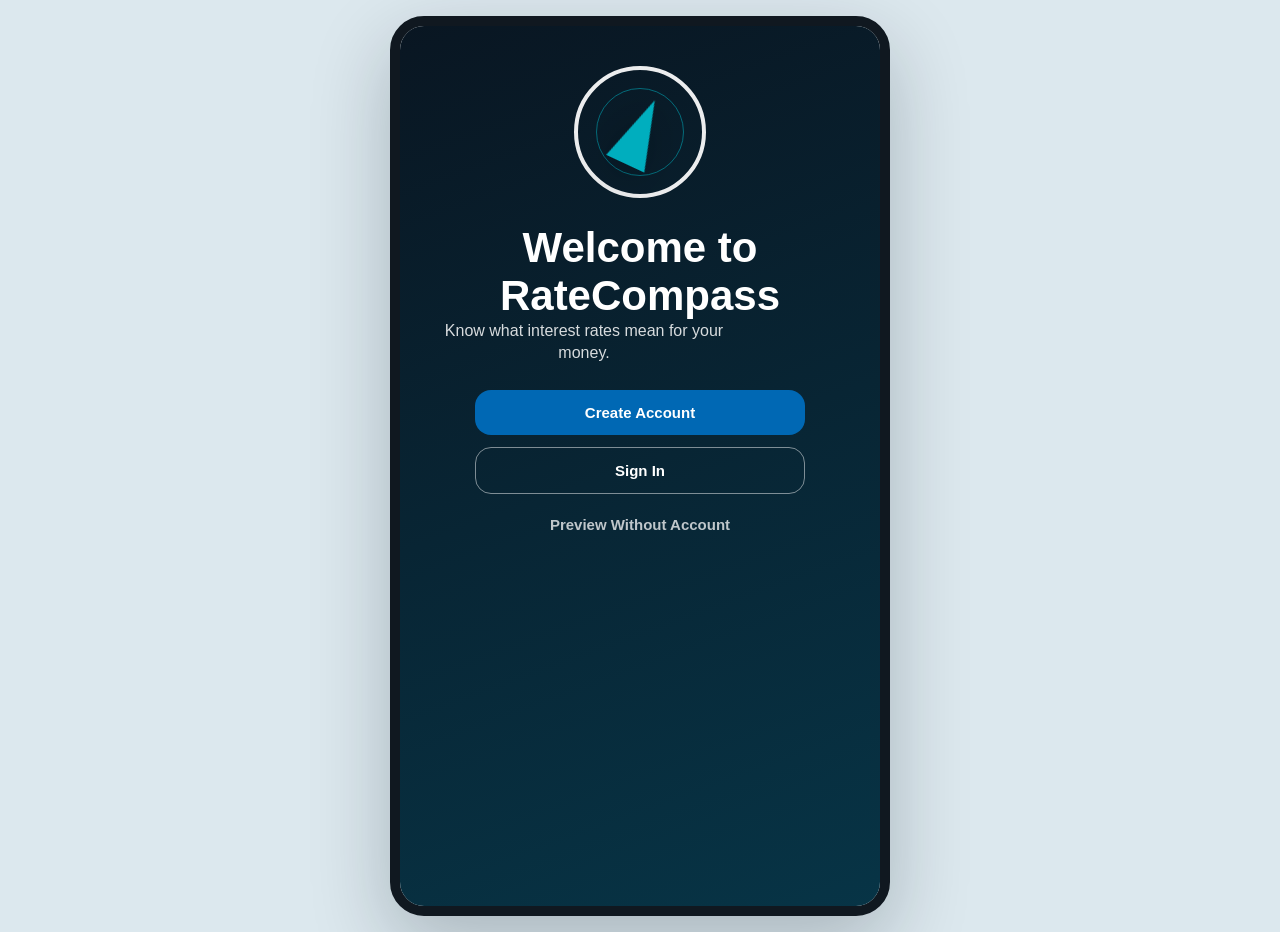
<file: RateCompass-GitHub-Pages-Upload 2/docs/index.html>
<!doctype html>
<html lang="en">
<head>
  <meta charset="utf-8" />
  <meta name="viewport" content="width=device-width, initial-scale=1" />
  <title>RateCompass Preview</title>
  <style>
    :root {
      --ink: #091622;
      --blue: #0068b4;
      --cyan: #00aebe;
      --green: #24ae7c;
      --amber: #f4a320;
      --red: #db4d56;
      --mist: #f1f6f9;
      --text: #243342;
      --muted: #6b7886;
      --card: #ffffff;
      --app-height: 100vh;
    }

    * { box-sizing: border-box; }

    html {
      -webkit-text-size-adjust: 100%;
      text-size-adjust: 100%;
    }

    body {
      margin: 0;
      min-height: 100vh;
      background: #dce8ee;
      color: var(--text);
      font-family: -apple-system, BlinkMacSystemFont, "SF Pro Display", "Segoe UI", sans-serif;
      display: grid;
      place-items: center;
      padding: 16px;
    }

    .phone {
      width: min(500px, calc(100vw - 32px));
      height: min(940px, calc(100vh - 32px));
      background: var(--mist);
      overflow: hidden;
      position: relative;
      box-shadow: 0 28px 80px rgba(9, 22, 34, 0.24);
    }

    .screen {
      --screen-pad-x: 20px;
      --screen-pad-top: 22px;
      display: none;
      height: 100%;
      overflow: auto;
      padding: 22px 20px 108px;
    }

    .screen.active { display: block; }

    .onboarding {
      display: flex;
      flex-direction: column;
      align-items: center;
      justify-content: center;
      gap: 26px;
      min-height: calc(100% + 130px);
      text-align: center;
      color: white;
      background: linear-gradient(160deg, var(--ink), #073446);
      margin: -22px -20px -92px;
      padding: 40px 24px;
    }

    .logo {
      width: 132px;
      height: 132px;
      border: 4px solid rgba(255,255,255,.92);
      border-radius: 50%;
      display: grid;
      place-items: center;
      position: relative;
    }

    .logo::before {
      content: "";
      position: absolute;
      inset: 18px;
      border: 1px solid rgba(0,174,190,.55);
      border-radius: 50%;
    }

    .arrow {
      width: 0;
      height: 0;
      border-left: 21px solid transparent;
      border-right: 21px solid transparent;
      border-bottom: 70px solid var(--cyan);
      transform: rotate(25deg);
      filter: drop-shadow(0 8px 18px rgba(0,0,0,.24));
    }

    h1 {
      color: var(--ink);
      margin: 0;
      font-size: 32px;
      letter-spacing: 0;
    }

    h2 {
      margin: 0;
      font-size: 20px;
      color: var(--ink);
    }

    p {
      margin: 0;
      color: var(--muted);
      font-size: 14px;
      line-height: 1.36;
    }

    .onboarding h1 {
      color: white;
      font-size: 42px;
    }

    .onboarding p {
      color: rgba(255,255,255,.84);
      font-size: 16px;
      max-width: 320px;
    }

    .auth-actions {
      width: 100%;
      max-width: 330px;
      display: grid;
      gap: 12px;
      justify-items: stretch;
    }

    .button {
      appearance: none;
      border: 0;
      width: 100%;
      max-width: 330px;
      border-radius: 16px;
      background: var(--blue);
      color: white;
      padding: 14px 16px;
      font-size: 15px;
      font-weight: 700;
      cursor: pointer;
    }

    .secondary-button {
      appearance: none;
      border: 1px solid rgba(255,255,255,.48);
      width: 100%;
      max-width: 330px;
      border-radius: 16px;
      background: transparent;
      color: white;
      padding: 14px 16px;
      font-size: 15px;
      font-weight: 700;
      cursor: pointer;
    }

    .secondary-inline-button {
      appearance: none;
      width: 100%;
      border: 1px solid rgba(0,104,180,.22);
      border-radius: 14px;
      background: white;
      color: var(--blue);
      padding: 13px 16px;
      font-size: 14px;
      font-weight: 800;
      cursor: pointer;
    }

    .ghost-button {
      appearance: none;
      border: 0;
      background: transparent;
      color: rgba(255,255,255,.74);
      padding: 10px 18px;
      font-size: 15px;
      font-weight: 700;
      cursor: pointer;
    }

    .setup-list {
      display: grid;
      gap: 10px;
    }

    .setup-progress {
      display: flex;
      gap: 6px;
      margin: 4px 0 16px;
    }

    .setup-progress span {
      height: 5px;
      flex: 1;
      border-radius: 999px;
      background: #dfe7ec;
    }

    .setup-progress span.active {
      background: var(--blue);
    }

    .setup-hero-card {
      display: grid;
      gap: 12px;
      padding: 18px;
    }

    .setup-hero-card h2 {
      font-size: 24px;
      line-height: 1.12;
    }

    .setup-hero-card p {
      font-size: 15px;
      line-height: 1.38;
    }

    .setup-icon-grid {
      display: grid;
      grid-template-columns: repeat(3, 1fr);
      gap: 10px;
    }

    .setup-icon-tile {
      border-radius: 8px;
      background: var(--mist);
      padding: 12px 8px;
      text-align: center;
      color: var(--ink);
      font-size: 13px;
      font-weight: 850;
    }

    .setup-icon-tile span {
      display: block;
      color: var(--blue);
      font-size: 24px;
      margin-bottom: 6px;
    }

    .setup-choice {
      display: grid;
      grid-template-columns: 32px 1fr;
      gap: 10px;
      align-items: flex-start;
      padding: 12px;
      border-radius: 8px;
      background: white;
      border: 1px solid #dfe7ec;
    }

    .setup-choice span {
      width: 30px;
      height: 30px;
      border-radius: 50%;
      display: grid;
      place-items: center;
      background: rgba(0,104,180,.12);
      color: var(--blue);
      font-weight: 900;
      font-size: 13px;
    }

    .setup-choice b {
      display: block;
      color: var(--ink);
      margin-bottom: 4px;
      font-size: 15px;
      line-height: 1.2;
    }

    .setup-choice p {
      color: var(--muted);
      font-size: 13px;
      line-height: 1.35;
    }

    button.setup-choice {
      width: 100%;
      text-align: left;
      font: inherit;
      color: inherit;
      cursor: pointer;
    }

    button.setup-choice.selected {
      border-color: rgba(0,104,180,.62);
      box-shadow: inset 0 0 0 1px rgba(0,104,180,.22);
      background: rgba(0,104,180,.06);
    }

    .setup-snapshot-metric {
      display: grid;
      grid-template-columns: 1fr auto;
      align-items: center;
      gap: 12px;
      padding: 12px 0;
      border-top: 1px solid #edf2f5;
    }

    .setup-snapshot-metric:first-of-type {
      border-top: 0;
      padding-top: 0;
    }

    .setup-snapshot-metric b {
      display: block;
      color: var(--ink);
      font-size: 15px;
      margin-bottom: 3px;
    }

    .setup-snapshot-metric p {
      font-size: 13px;
    }

    .setup-snapshot-metric strong {
      color: var(--blue);
      font-size: 16px;
      text-align: right;
      white-space: nowrap;
    }

    .setup-estimate-fields {
      display: grid;
      gap: 16px;
      margin-top: 14px;
    }

    .setup-estimate-fields[hidden],
    #setup-estimate-card[hidden],
    #setup-mortgage-estimate-wrap[hidden],
    #setup-gic-estimate-wrap[hidden],
    #setup-estimate-open[hidden] {
      display: none !important;
    }

    .setup-estimate-result {
      padding: 12px;
      border-radius: 8px;
      background: rgba(36, 174, 124, .08);
      border-left: 4px solid var(--green);
    }

    .setup-estimate-result strong {
      color: var(--green);
      font-size: 18px;
      white-space: nowrap;
    }

    .estimate-assumption {
      padding-left: 10px;
      border-left: 2px solid #d7e2e8;
      color: var(--muted);
      font-size: 12px;
      line-height: 1.4;
    }

    .header {
      margin: 6px 0 14px;
    }

    .header .sub {
      font-size: 13px;
      font-weight: 600;
      color: var(--muted);
      margin-top: 4px;
    }

    :is(#home, #rates, #impact, #rate-check, #profile) > .header {
      margin: calc(-1 * var(--screen-pad-top)) calc(-1 * var(--screen-pad-x)) 16px;
      padding: 18px var(--screen-pad-x) 16px;
      background: var(--blue);
      border-bottom: 3px solid var(--cyan);
    }

    :is(#home, #rates, #impact, #rate-check, #profile) > .header h1 {
      color: white;
    }

    :is(#home, #rates, #impact, #rate-check, #profile) > .header .sub {
      color: rgba(255, 255, 255, .82);
    }

    .card {
      background: var(--card);
      border-radius: 8px;
      padding: 16px;
      margin-bottom: 12px;
      box-shadow: 0 1px 0 rgba(9, 22, 34, .04);
    }

    .hero {
      color: white;
      background: linear-gradient(135deg, var(--ink), var(--blue));
    }

    .hero h2,
    .hero p {
      color: white;
    }

    .hero p {
      color: rgba(255,255,255,.84);
      margin-top: 10px;
    }

    .hero-top,
    .row,
    .section-title,
    .metric {
      display: flex;
      align-items: center;
      gap: 12px;
    }

    .section-title {
      color: var(--ink);
      font-size: 18px;
      font-weight: 800;
      margin: 18px 0 10px;
    }

    .icon {
      width: 54px;
      height: 54px;
      border-radius: 12px;
      display: grid;
      place-items: center;
      background: var(--green);
      color: white;
      font-size: 27px;
      font-weight: 900;
      flex: 0 0 auto;
    }

    .gauge {
      margin-top: 16px;
      display: flex;
      align-items: center;
      gap: 12px;
    }

    .ring {
      width: 58px;
      height: 58px;
      border-radius: 50%;
      background:
        radial-gradient(circle at center, var(--ink) 48%, transparent 50%),
        conic-gradient(var(--green) 0 260deg, rgba(255,255,255,.18) 260deg);
      display: grid;
      place-items: center;
      color: white;
      font-size: 13px;
      font-weight: 800;
    }

    .prob-grid,
    .snapshot-grid {
      display: grid;
      grid-template-columns: repeat(3, 1fr);
      gap: 10px;
      margin-top: 14px;
    }

    .snapshot-grid {
      grid-template-columns: repeat(2, 1fr);
    }

    .pill,
    .snapshot {
      background: var(--mist);
      border-radius: 8px;
      padding: 12px;
    }

    .pill span,
    .snapshot span {
      display: block;
      color: var(--muted);
      font-size: 12px;
      font-weight: 700;
    }

    .pill strong,
    .snapshot strong {
      display: block;
      color: var(--blue);
      margin-top: 4px;
      font-size: 20px;
    }

    #rates .prob-grid .pill {
      padding: 10px 8px;
    }

    #rates .prob-grid .pill span {
      font-size: 10.5px;
      line-height: 1.15;
    }

    #rates .prob-grid .pill strong {
      font-size: 15px;
      line-height: 1.15;
    }

    #home .prob-grid .pill strong {
      font-size: 16px;
      line-height: 1.15;
    }

    .source-note,
    .why-note {
      color: var(--muted);
      font-size: 12px;
      font-weight: 600;
      line-height: 1.35;
      margin-top: 10px;
    }

    .hero .source-note {
      color: rgba(255,255,255,.72);
    }

    .source-row {
      display: grid;
      gap: 4px;
      padding: 10px 0;
      border-top: 1px solid #edf2f5;
    }

    .source-row:first-of-type {
      border-top: 0;
      padding-top: 0;
    }

    .source-row-head {
      display: flex;
      justify-content: space-between;
      gap: 10px;
      align-items: center;
      color: var(--ink);
      font-weight: 800;
    }

    .status-badge {
      border-radius: 8px;
      padding: 4px 8px;
      background: rgba(36, 174, 124, .14);
      color: var(--green);
      font-size: 11px;
      font-weight: 900;
      white-space: nowrap;
    }

    .status-badge.sample {
      background: rgba(244, 163, 32, .16);
      color: #9a620f;
    }

    .status-badge.later {
      background: #edf2f5;
      color: var(--muted);
    }

    .snapshot strong {
      font-size: 17px;
    }

    .metric {
      justify-content: space-between;
      padding: 12px 0;
      border-top: 1px solid #edf2f5;
    }

    .metric:first-of-type {
      border-top: 0;
      padding-top: 0;
    }

    .metric strong {
      color: var(--green);
      font-size: 19px;
      white-space: nowrap;
    }

    .segmented {
      display: grid;
      grid-template-columns: repeat(4, 1fr);
      gap: 4px;
      background: #e3edf2;
      padding: 4px;
      border-radius: 10px;
      margin-bottom: 16px;
    }

    .segmented button {
      border: 0;
      border-radius: 8px;
      padding: 9px 4px;
      background: transparent;
      color: var(--muted);
      font-weight: 700;
      cursor: pointer;
    }

    .segmented button.active {
      background: white;
      color: var(--ink);
      box-shadow: 0 1px 4px rgba(9,22,34,.10);
    }

    .term-panel {
      display: grid;
      gap: 10px;
      margin-bottom: 16px;
    }

    .term-panel[hidden],
    #prime-reference-card[hidden] {
      display: none !important;
    }

    .term-label {
      color: var(--ink);
      font-size: 15px;
      font-weight: 800;
    }

    .term-strip {
      display: grid;
      grid-template-columns: repeat(3, minmax(0, 1fr));
      gap: 6px;
      padding: 2px 0;
    }

    .term-strip.two-col {
      grid-template-columns: repeat(2, minmax(0, 1fr));
    }

    .term-strip button {
      border: 1px solid #dfe7ec;
      border-radius: 999px;
      background: white;
      color: var(--ink);
      min-width: 0;
      width: 100%;
      height: 32px;
      padding: 0 6px;
      font-size: 11px;
      font-weight: 800;
      cursor: pointer;
      white-space: nowrap;
    }

    .term-strip button.active {
      border-color: var(--blue);
      background: var(--blue);
      color: white;
    }

    .term-note {
      color: var(--muted);
      font-size: 12px;
      font-weight: 600;
      line-height: 1.35;
    }

    .term-card {
      padding: 14px;
      border-radius: 8px;
      background: var(--mist);
      border: 1px solid #dfe7ec;
    }

    .term-card h3 {
      margin-bottom: 5px;
      color: var(--ink);
      font-size: 15px;
    }

    .term-card p {
      margin: 0;
      color: var(--muted);
      font-size: 13px;
      line-height: 1.4;
    }

    .term-card + .term-card {
      margin-top: 10px;
    }

    .helper-row {
      display: flex;
      align-items: center;
      justify-content: space-between;
      gap: 10px;
      margin-top: 10px;
      color: var(--muted);
      font-size: 12px;
      font-weight: 700;
    }

    .reference-top {
      display: flex;
      align-items: center;
      justify-content: space-between;
      gap: 12px;
      margin-bottom: 14px;
    }

    .reference-badge {
      border-radius: 8px;
      background: var(--mist);
      color: var(--ink);
      padding: 6px 10px;
      font-size: 12px;
      font-weight: 800;
    }

    .reference-grid {
      display: grid;
      grid-template-columns: repeat(2, 1fr);
      gap: 10px;
      margin-bottom: 12px;
    }

    .reference-metric {
      border-radius: 8px;
      background: var(--mist);
      padding: 12px;
    }

    .reference-metric span {
      display: block;
      color: var(--muted);
      font-size: 12px;
      font-weight: 700;
      line-height: 1.3;
    }

    .reference-metric strong {
      display: block;
      color: var(--blue);
      margin-top: 5px;
      font-size: 20px;
    }

    .rate-row {
      display: flex;
      justify-content: space-between;
      align-items: center;
      background: white;
      border: 1px solid transparent;
      border-radius: 8px;
      padding: 16px;
      margin-bottom: 10px;
      cursor: grab;
      user-select: none;
      transition: opacity .14s ease, transform .14s ease, box-shadow .14s ease, border-color .14s ease;
      will-change: transform;
    }

    .rate-row.dragging {
      opacity: .92;
      transform: translateY(-2px) scale(1.015);
      border-color: rgba(0, 104, 180, .40);
      box-shadow: 0 12px 24px rgba(9, 22, 34, .18);
    }

    .rate-row.drag-target {
      transform: translateY(2px);
      border-color: rgba(0, 104, 180, .32);
      box-shadow: inset 0 3px 0 rgba(0, 104, 180, .20);
    }

    .rate-row.just-dropped {
      animation: rate-row-snap .20s ease-out;
    }

    @keyframes rate-row-snap {
      0% { transform: scale(.985); }
      65% { transform: scale(1.008); }
      100% { transform: scale(1); }
    }

    @media (prefers-reduced-motion: reduce) {
      .rate-row {
        transition: none;
      }

      .rate-row.just-dropped {
        animation: none;
      }
    }

    .rate-main {
      display: flex;
      align-items: center;
      gap: 10px;
      min-width: 0;
    }

    .drag-handle {
      color: var(--muted);
      font-size: 17px;
      font-weight: 900;
      line-height: 1;
      cursor: grab;
      flex: 0 0 auto;
    }

    .rate-row.dragging .drag-handle {
      color: var(--blue);
    }

    .rate-row strong {
      color: var(--blue);
      font-size: 18px;
    }

    .watchlist-note {
      display: flex;
      justify-content: space-between;
      gap: 12px;
      align-items: center;
      color: var(--muted);
      font-size: 12px;
      font-weight: 600;
      line-height: 1.35;
      margin: -2px 0 12px;
    }

    .rates-outlook-card {
      border-top: 3px solid rgba(0, 104, 180, .55);
    }

    .watchlist-section-title {
      margin-top: 24px;
      padding-top: 18px;
      border-top: 1px solid #d7e2e8;
    }

    .watchlist-heading {
      display: flex;
      align-items: center;
      justify-content: space-between;
      gap: 12px;
    }

    .watchlist-heading .section-title {
      margin: 0;
    }

    .reset-order-button {
      width: 34px;
      height: 34px;
      border: 1px solid #d7e2e8;
      border-radius: 8px;
      background: white;
      color: var(--blue);
      font: inherit;
      font-size: 20px;
      font-weight: 800;
      line-height: 1;
      cursor: pointer;
    }

    .reset-order-button:disabled {
      color: var(--muted);
      opacity: .45;
      cursor: default;
    }

    .plus-badge {
      border-radius: 8px;
      background: rgba(244, 163, 32, .16);
      color: #9a620f;
      padding: 5px 8px;
      font-size: 11px;
      font-weight: 900;
      white-space: nowrap;
    }

    .planning-entry-card {
      border-left: 4px solid var(--blue);
    }

    .planning-item {
      border-top: 3px solid var(--blue);
    }

    .planning-item.gic-account {
      border-top-color: var(--cyan);
    }

    .planning-item-head {
      display: flex;
      justify-content: space-between;
      align-items: flex-start;
      gap: 12px;
      margin-bottom: 10px;
    }

    .planning-timing {
      display: block;
      color: var(--blue);
      font-size: 18px;
      margin-bottom: 12px;
    }

    .planning-date-row {
      margin-bottom: 10px;
    }

    .planning-status-label {
      display: block;
      color: var(--ink);
      font-size: 12px;
      font-weight: 800;
      margin-bottom: 6px;
    }

    .planning-status-select {
      margin-bottom: 4px;
    }

    .planning-item .status-badge.resolved {
      color: var(--green);
      background: rgba(36, 174, 124, .14);
    }

    .planning-steps {
      display: grid;
      gap: 9px;
      margin-bottom: 12px;
    }

    .planning-steps div {
      display: grid;
      grid-template-columns: 24px 1fr;
      gap: 9px;
      align-items: start;
    }

    .planning-steps span {
      width: 22px;
      height: 22px;
      display: grid;
      place-items: center;
      border-radius: 50%;
      background: rgba(0, 104, 180, .12);
      color: var(--blue);
      font-size: 11px;
      font-weight: 900;
    }

    .slider-card label {
      display: flex;
      justify-content: space-between;
      font-weight: 800;
      color: var(--ink);
      margin-bottom: 8px;
    }

    .slider-card h2 {
      margin-bottom: 14px;
    }

    .premium-title {
      display: grid;
      gap: 8px;
      margin: 14px 0 2px;
      padding: 14px;
      border-radius: 8px;
      background: var(--mist);
    }

    .premium-title-top,
    .summary-row {
      display: flex;
      justify-content: space-between;
      align-items: flex-start;
      gap: 12px;
    }

    .premium-title label {
      margin: 0;
    }

    .premium-title .locked-field {
      width: 100%;
      border: 1px solid #dfe7ec;
      border-radius: 12px;
      background: white;
      color: var(--muted);
      padding: 12px;
      font: inherit;
      font-weight: 700;
    }

    .summary-row {
      padding: 12px 0;
      border-top: 1px solid #edf2f5;
    }

    .summary-row:first-of-type {
      border-top: 0;
      padding-top: 0;
    }

    .summary-row b {
      display: block;
      color: var(--ink);
      margin-bottom: 4px;
    }

    .summary-row strong {
      color: var(--blue);
      text-align: right;
      white-space: nowrap;
    }

    .scenario-card {
      margin: 24px calc(-1 * var(--screen-pad-x)) 0;
      padding: 18px var(--screen-pad-x);
      border-radius: 0;
      border-top: 1px solid rgba(0, 104, 180, .20);
      border-bottom: 1px solid rgba(0, 104, 180, .20);
      background: rgba(0, 104, 180, .07);
      box-shadow: none;
    }

    .impact-group-title {
      display: flex;
      align-items: center;
      gap: 10px;
      margin: 4px 0 10px;
      color: var(--ink);
      font-size: 17px;
      font-weight: 850;
    }

    .impact-group-title::before {
      content: "";
      width: 4px;
      height: 22px;
      border-radius: 2px;
      background: var(--blue);
    }

    .impact-account-card {
      border-left: 4px solid var(--impact-accent);
    }

    .impact-account-card.mortgage-account { --impact-accent: var(--blue); }
    .impact-account-card.gic-account { --impact-accent: var(--cyan); }
    .impact-account-card.debt-account { --impact-accent: var(--amber); }

    .impact-snapshot-card {
      margin-top: 24px;
      border-top: 3px solid rgba(0, 104, 180, .30);
    }

    .impact-opportunity-card {
      margin-top: 24px;
      border-top: 3px solid rgba(36, 174, 124, .55);
    }

    .quote-grid {
      display: grid;
      gap: 12px;
    }

    .quote-field {
      display: grid;
      gap: 7px;
    }

    .quote-field label {
      margin: 0;
      color: var(--ink);
      font-size: 13px;
      font-weight: 800;
    }

    .quote-field input[type="number"] {
      width: 100%;
      border: 0;
      border-radius: 12px;
      background: var(--mist);
      color: var(--ink);
      padding: 13px;
      font: inherit;
      font-weight: 750;
    }

    .quote-options {
      display: grid;
      grid-template-columns: repeat(2, minmax(0, 1fr));
      gap: 8px;
    }

    .quote-options.compact {
      grid-template-columns: repeat(3, minmax(0, 1fr));
    }

    .quote-option {
      border: 1px solid #dfe7ec;
      border-radius: 8px;
      background: var(--mist);
      color: var(--ink);
      padding: 10px 8px;
      min-height: 42px;
      font: inherit;
      font-size: 12px;
      font-weight: 850;
      line-height: 1.15;
      cursor: pointer;
      text-align: center;
    }

    .quote-option.active {
      border-color: var(--blue);
      background: rgba(0,104,180,.12);
      color: var(--blue);
      box-shadow: inset 0 0 0 1px rgba(0,104,180,.18);
    }

    .insurance-options .quote-option {
      min-height: 52px;
      padding: 8px 4px;
      white-space: normal;
    }

    .insurance-options .quote-option span {
      display: block;
      line-height: 1.2;
    }

    .quote-field[hidden] {
      display: none !important;
    }

    .quote-meter {
      display: grid;
      gap: 12px;
      padding: 14px;
      border-radius: 8px;
      background: var(--mist);
    }

    .quote-result-band {
      --result-accent: var(--amber);
      --result-background: rgba(244, 163, 32, .10);
      margin: 24px calc(-1 * var(--screen-pad-x)) 0;
      padding: 18px var(--screen-pad-x);
      border-top: 1px solid color-mix(in srgb, var(--result-accent) 35%, transparent);
      border-bottom: 1px solid color-mix(in srgb, var(--result-accent) 35%, transparent);
      background: var(--result-background);
    }

    .quote-result-band[data-rating="good"] {
      --result-accent: var(--blue);
      --result-background: rgba(0, 104, 180, .08);
    }

    .quote-result-band[data-rating="very-good"],
    .quote-result-band[data-rating="excellent"] {
      --result-accent: var(--green);
      --result-background: rgba(36, 174, 124, .10);
    }

    .quote-result-band[data-rating="poor"] {
      --result-accent: var(--red);
      --result-background: rgba(219, 77, 86, .09);
    }

    .quote-result-band .quote-meter {
      background: rgba(255, 255, 255, .72);
      border-left: 4px solid var(--result-accent);
    }

    .quote-result-band .source-note {
      margin-bottom: 0;
    }

    .rate-check-help-card {
      margin-top: 24px;
      border-left: 4px solid var(--blue);
    }

    .profile-section-card {
      border-left: 4px solid var(--profile-accent);
    }

    #profile .profile-section-card + .profile-section-card {
      margin-top: 18px;
    }

    .profile-notifications { --profile-accent: var(--blue); }
    .profile-data { --profile-accent: var(--cyan); }
    .profile-learning { --profile-accent: var(--cyan); }
    .profile-scope { --profile-accent: #9aa7b2; }
    .profile-plans { --profile-accent: var(--amber); }

    .quote-meter-top {
      display: flex;
      justify-content: space-between;
      gap: 12px;
      align-items: flex-start;
    }

    .quote-rating {
      color: var(--green);
      font-size: 22px;
      font-weight: 900;
    }

    .benchmark-pill {
      border-radius: 8px;
      background: white;
      color: var(--blue);
      padding: 6px 9px;
      font-size: 12px;
      font-weight: 900;
      white-space: nowrap;
    }

    .meter-bars {
      display: grid;
      grid-template-columns: repeat(5, minmax(0, 1fr));
      gap: 4px;
    }

    .meter-bars span {
      display: block;
      height: 9px;
      border-radius: 4px;
      background: #dfe7ec;
    }

    .guide-card {
      display: grid;
      gap: 12px;
    }

    .guide-top {
      display: flex;
      align-items: flex-start;
      gap: 12px;
    }

    .guide-icon {
      width: 42px;
      height: 42px;
      border-radius: 8px;
      display: grid;
      place-items: center;
      background: var(--mist);
      color: var(--blue);
      font-size: 22px;
      font-weight: 900;
      flex: 0 0 auto;
    }

    .guide-tag {
      display: inline-block;
      margin-top: 4px;
      color: var(--blue);
      font-size: 12px;
      font-weight: 900;
    }

    .guide-steps {
      display: grid;
      gap: 8px;
      padding: 12px;
      border-radius: 8px;
      background: var(--mist);
    }

    .guide-step {
      display: grid;
      grid-template-columns: 22px 1fr;
      gap: 8px;
      color: var(--ink);
      font-size: 13px;
      font-weight: 650;
      line-height: 1.35;
    }

    .guide-step span {
      width: 22px;
      height: 22px;
      border-radius: 50%;
      display: grid;
      place-items: center;
      background: rgba(36, 174, 124, .14);
      color: var(--green);
      font-size: 12px;
      font-weight: 900;
    }

    .date-row {
      display: grid;
      gap: 8px;
      margin-top: 14px;
    }

    .date-row label {
      margin-bottom: 0;
    }

    .date-row input {
      width: 100%;
      border: 0;
      border-radius: 14px;
      background: var(--mist);
      color: var(--ink);
      padding: 14px;
      font: inherit;
      font-weight: 700;
    }

    .upgrade-row {
      display: flex;
      align-items: flex-start;
      gap: 12px;
      margin-top: 16px;
      padding: 14px;
      border-radius: 8px;
      background: var(--mist);
    }

    .upgrade-button,
    .premium-title.upgrade-button,
    .watchlist-note.upgrade-button {
      width: 100%;
      border: 0;
      color: inherit;
      font: inherit;
      text-align: left;
      cursor: pointer;
    }

    .upgrade-button:hover,
    .premium-title.upgrade-button:hover,
    .watchlist-note.upgrade-button:hover {
      box-shadow: inset 0 0 0 2px rgba(0,104,180,.14);
    }

    .lock-dot {
      width: 26px;
      height: 26px;
      border-radius: 50%;
      display: grid;
      place-items: center;
      background: rgba(244, 163, 32, .16);
      color: var(--amber);
      font-size: 13px;
      font-weight: 900;
      flex: 0 0 auto;
    }

    .upgrade-row b {
      display: block;
      color: var(--ink);
      margin-bottom: 3px;
    }

    .plan-card {
      display: grid;
      gap: 14px;
    }

    .plan-head {
      display: flex;
      justify-content: space-between;
      align-items: flex-start;
      gap: 12px;
    }

    .plan-price {
      color: var(--blue);
      font-size: 30px;
      font-weight: 900;
      margin-top: 4px;
    }

    .plan-badge {
      color: var(--green);
      background: rgba(36, 174, 124, .14);
      border-radius: 8px;
      padding: 6px 9px;
      font-size: 11px;
      font-weight: 900;
      white-space: nowrap;
    }

    .plan-features {
      display: grid;
      gap: 9px;
    }

    .plan-feature,
    .compare-row {
      display: grid;
      gap: 8px;
    }

    .plan-feature {
      grid-template-columns: 18px 1fr;
      color: var(--ink);
      font-size: 13px;
      font-weight: 650;
    }

    .plan-feature span {
      color: var(--green);
      font-weight: 900;
    }

    .trial-button {
      width: 100%;
      border: 0;
      border-radius: 8px;
      background: var(--blue);
      color: white;
      padding: 12px;
      font: inherit;
      font-size: 14px;
      font-weight: 900;
      cursor: pointer;
    }

    .trial-button:disabled {
      opacity: .48;
      cursor: default;
    }

    .trial-button.plus {
      background: var(--green);
    }

    .compare-grid {
      display: grid;
      grid-template-columns: 1fr 1fr;
      gap: 10px;
    }

    .compare-pill {
      padding: 10px;
      border-radius: 8px;
      background: var(--mist);
      font-size: 12px;
      font-weight: 750;
    }

    .compare-pill span {
      display: block;
      color: var(--blue);
      font-size: 11px;
      font-weight: 900;
      margin-bottom: 3px;
    }

    .plan-compare {
      display: grid;
      grid-template-columns: 1fr 1fr;
      gap: 8px;
    }

    .plan-column {
      border: 1px solid #dfe7ec;
      border-radius: 8px;
      background: white;
      padding: 12px;
      display: grid;
      gap: 8px;
      align-content: start;
    }

    .plan-column.plus {
      border-color: rgba(36, 174, 124, .45);
      background: rgba(36, 174, 124, .06);
    }

    .plan-column h2 {
      font-size: 17px;
    }

    .plan-column .plan-price {
      font-size: 22px;
    }

    .alternate-price {
      color: var(--muted);
      font-size: 12px;
      font-weight: 800;
      margin-top: -4px;
    }

    .plan-column p {
      font-size: 13px;
      line-height: 1.35;
    }

    .plan-value-preview {
      display: grid;
      grid-template-columns: repeat(2, 1fr);
      gap: 8px;
      margin-top: 10px;
    }

    .plan-value-item {
      border-radius: 8px;
      background: var(--mist);
      padding: 10px;
      display: grid;
      gap: 4px;
    }

    .plan-value-item span {
      color: var(--blue);
      font-size: 12px;
      font-weight: 900;
      text-transform: uppercase;
    }

    .plan-value-item b {
      color: var(--ink);
      font-size: 13px;
      line-height: 1.2;
    }

    .plan-timeline {
      display: grid;
      gap: 8px;
      margin-top: 10px;
    }

    .plan-timeline-step {
      display: grid;
      grid-template-columns: 58px 1fr;
      gap: 10px;
      align-items: start;
      padding: 10px;
      border-radius: 8px;
      background: var(--mist);
    }

    .plan-timeline-step span {
      color: var(--blue);
      font-size: 12px;
      font-weight: 900;
    }

    .plan-timeline-step b {
      display: block;
      color: var(--ink);
      font-size: 14px;
      margin-bottom: 3px;
    }

    .plan-timeline-step p {
      font-size: 12px;
      line-height: 1.35;
    }

    .billing-toggle {
      display: grid;
      grid-template-columns: 1fr 1fr;
      gap: 6px;
      padding: 5px;
      border-radius: 10px;
      background: #dfe7ec;
      margin: 10px 0 0;
    }

    .billing-toggle button {
      border: 0;
      border-radius: 8px;
      background: transparent;
      color: var(--muted);
      padding: 9px;
      font: inherit;
      font-size: 13px;
      font-weight: 900;
      cursor: pointer;
    }

    .billing-toggle button.active {
      background: white;
      color: var(--blue);
      box-shadow: 0 1px 0 rgba(9, 22, 34, .05);
    }

    .save-note {
      display: inline-flex;
      align-items: center;
      justify-content: center;
      width: fit-content;
      border-radius: 999px;
      padding: 5px 9px;
      background: rgba(244, 163, 32, .16);
      color: #9a620f;
      font-size: 10.5px;
      font-weight: 900;
    }

    .feature-compare {
      display: grid;
      gap: 0;
      border: 1px solid #dfe7ec;
      border-radius: 8px;
      overflow: hidden;
      background: white;
    }

    .feature-compare-row {
      display: grid;
      grid-template-columns: 1.15fr .85fr .85fr;
      gap: 0;
      border-top: 1px solid #edf2f5;
      font-size: 12px;
      line-height: 1.3;
    }

    .feature-compare-row:first-child {
      border-top: 0;
      background: var(--mist);
      color: var(--ink);
      font-weight: 900;
    }

    .feature-compare-row div {
      padding: 10px;
      border-left: 1px solid #edf2f5;
    }

    .feature-compare-row div:first-child {
      border-left: 0;
      color: var(--ink);
      font-weight: 800;
    }

    .feature-compare-row div:nth-child(2),
    .feature-compare-row div:nth-child(3) {
      text-align: center;
      font-weight: 750;
    }

    .question-stack {
      display: grid;
      gap: 10px;
      margin-top: 14px;
    }

    .question-button {
      width: 100%;
      border: 1px solid #dfe7ec;
      border-radius: 8px;
      background: white;
      color: var(--ink);
      padding: 14px;
      font: inherit;
      font-weight: 800;
      text-align: left;
      cursor: pointer;
    }

    .question-button span {
      display: block;
      color: var(--muted);
      font-size: 12px;
      font-weight: 650;
      margin-top: 5px;
      line-height: 1.4;
    }

    .question-button:hover {
      border-color: rgba(0,104,180,.34);
      box-shadow: inset 0 0 0 1px rgba(0,104,180,.12);
    }

    .insight-result {
      display: grid;
      gap: 12px;
    }

    .insight-result strong {
      color: var(--blue);
      font-size: 26px;
      line-height: 1.05;
    }

    .benefit-list {
      display: grid;
      gap: 10px;
    }

    .benefit-list div {
      display: grid;
      grid-template-columns: 24px 1fr;
      gap: 10px;
      align-items: flex-start;
      font-size: 13px;
      font-weight: 750;
      color: var(--ink);
    }

    .benefit-list span {
      width: 22px;
      height: 22px;
      border-radius: 50%;
      display: grid;
      place-items: center;
      background: rgba(36, 174, 124, .14);
      color: var(--green);
      font-size: 12px;
      font-weight: 900;
    }

    .form {
      display: grid;
      gap: 14px;
    }

    .form .button {
      max-width: none;
      justify-self: stretch;
    }

    .field {
      width: 100%;
      border: 0;
      border-radius: 14px;
      background: white;
      color: var(--ink);
      padding: 14px;
      font: inherit;
      font-size: 15px;
      outline: none;
    }

    .field:focus {
      box-shadow: 0 0 0 3px rgba(0,104,180,.18);
    }

    .link-button {
      appearance: none;
      border: 0;
      background: transparent;
      color: var(--blue);
      font-size: 15px;
      font-weight: 800;
      cursor: pointer;
      padding: 8px;
    }

    .button:disabled {
      cursor: not-allowed;
      opacity: .48;
    }

    .form-note {
      color: var(--muted);
      font-size: 13px;
      font-weight: 600;
      text-align: center;
      min-height: 18px;
    }

    .form-note.error {
      color: #b22f39;
    }

    input[type="range"] {
      width: 100%;
      accent-color: var(--blue);
    }

    .toggle {
      display: flex;
      justify-content: space-between;
      align-items: center;
      gap: 14px;
      padding: 12px 0;
      border-top: 1px solid #edf2f5;
      font-weight: 700;
      color: var(--ink);
      position: relative;
    }

    .toggle-copy {
      display: flex;
      align-items: center;
      gap: 8px;
      min-width: 0;
    }

    .info-dot {
      width: 20px;
      height: 20px;
      border-radius: 50%;
      display: inline-grid;
      place-items: center;
      background: var(--mist);
      color: var(--blue);
      font-size: 12px;
      font-weight: 900;
      flex: 0 0 auto;
      cursor: help;
    }

    .info-dot:focus-visible {
      outline: 3px solid rgba(0,104,180,.22);
      outline-offset: 2px;
    }

    .tooltip {
      position: absolute;
      left: 0;
      right: 0;
      top: calc(100% - 4px);
      z-index: 5;
      padding: 12px;
      border-radius: 8px;
      background: var(--ink);
      color: white;
      font-size: 13px;
      font-weight: 600;
      line-height: 1.35;
      opacity: 0;
      transform: translateY(-4px);
      pointer-events: none;
      transition: opacity .16s ease, transform .16s ease;
      transition-delay: 0s;
      box-shadow: 0 14px 35px rgba(9, 22, 34, .28);
    }

    .toggle.tooltip-active .tooltip {
      opacity: 1;
      transform: translateY(0);
      transition-delay: .55s;
    }

    .switch {
      appearance: none;
      border: 0;
      width: 48px;
      height: 28px;
      border-radius: 20px;
      background: var(--blue);
      padding: 3px;
      cursor: pointer;
      flex: 0 0 auto;
      transition: background .16s ease;
    }

    .switch::after {
      content: "";
      display: block;
      width: 22px;
      height: 22px;
      border-radius: 50%;
      background: white;
      margin-left: auto;
      transition: margin .16s ease;
      box-shadow: 0 1px 4px rgba(9, 22, 34, .18);
    }

    .switch.off {
      background: #c5d0d8;
    }

    .switch.off::after {
      margin-left: 0;
    }

    .tabbar {
      position: absolute;
      left: 0;
      right: 0;
      bottom: 0;
      display: grid;
      grid-template-columns: repeat(5, 1fr);
      background: #ffffff;
      border-top: 1px solid #cfdce5;
      padding: 11px 6px 18px;
      box-shadow: 0 -10px 26px rgba(9, 22, 34, .12);
      z-index: 20;
    }

    .tabbar[hidden] {
      display: none !important;
    }

    .tabbar button {
      border: 0;
      background: transparent;
      color: #4f6070;
      font-size: 12px;
      font-weight: 800;
      cursor: pointer;
      display: grid;
      justify-items: center;
      align-items: center;
      gap: 4px;
      min-width: 0;
      text-align: center;
    }

    .tabbar button.active {
      color: var(--blue);
    }

    .emoji {
      display: inline-grid;
      place-items: center;
      width: 32px;
      height: 28px;
      font-size: 22px;
      line-height: 1;
      border-radius: 999px;
    }

    .emoji-large {
      font-size: 27px;
    }

    .tabbar button.active .emoji {
      background: rgba(0,104,180,.12);
    }

    .profile-icon {
      width: 32px;
      height: 28px;
      font-size: 0;
    }

    .profile-icon svg {
      width: 24px;
      height: 24px;
      display: block;
    }

    @media (min-width: 700px) {
      .phone {
        border-radius: 34px;
        border: 10px solid #101820;
      }
    }

    @media (max-width: 699px) {
      body {
        padding: 0;
        place-items: stretch;
      }

      .phone {
        width: 100vw;
        height: var(--app-height);
        min-height: 0;
        box-shadow: none;
      }

      .screen {
        --screen-pad-x: 16px;
        --screen-pad-top: 18px;
        padding: 18px 16px calc(96px + env(safe-area-inset-bottom));
      }

      .onboarding {
        margin: -18px -16px -80px;
        min-height: calc(100% + 112px);
      }

      .logo {
        width: 116px;
        height: 116px;
      }

      .arrow {
        border-left-width: 18px;
        border-right-width: 18px;
        border-bottom-width: 62px;
      }

      .onboarding h1 {
        font-size: 38px;
      }
    }

    @media (max-width: 430px) {
      h1 {
        font-size: 28px;
      }

      h2 {
        font-size: 18px;
      }

      p {
        font-size: 13px;
        line-height: 1.32;
      }

      .screen {
        --screen-pad-x: 12px;
        --screen-pad-top: 14px;
        padding: 14px 12px 82px;
      }

      .header {
        margin: 4px 0 10px;
      }

      .header .sub {
        font-size: 12px;
      }

      .card {
        padding: 12px;
        margin-bottom: 9px;
      }

      .button,
      .secondary-button,
      .secondary-inline-button,
      .trial-button {
        padding: 11px 12px;
        font-size: 13px;
        border-radius: 10px;
      }

      .field {
        padding: 12px;
        font-size: 14px;
        border-radius: 10px;
      }

      .form,
      .auth-actions,
      .setup-list,
      .quote-grid {
        gap: 9px;
      }

      .onboarding {
        gap: 18px;
        margin: -14px -12px -66px;
        min-height: calc(100% + 88px);
        padding: 28px 18px;
      }

      .onboarding h1 {
        font-size: 34px;
      }

      .onboarding p {
        font-size: 14px;
      }

      .logo {
        width: 104px;
        height: 104px;
      }

      .logo::before {
        inset: 14px;
      }

      .arrow {
        border-left-width: 16px;
        border-right-width: 16px;
        border-bottom-width: 54px;
      }

      .setup-progress {
        margin-bottom: 10px;
      }

      .setup-hero-card {
        gap: 9px;
        padding: 14px;
      }

      .setup-hero-card h2 {
        font-size: 20px;
      }

      .setup-hero-card p {
        font-size: 13px;
      }

      .setup-icon-grid,
      .plan-value-preview {
        gap: 7px;
      }

      .setup-icon-tile,
      .plan-value-item {
        padding: 8px 7px;
        font-size: 12px;
      }

      .setup-icon-tile span {
        font-size: 20px;
        margin-bottom: 4px;
      }

      .setup-choice {
        grid-template-columns: 28px 1fr;
        gap: 8px;
        padding: 9px;
      }

      .setup-choice span {
        width: 26px;
        height: 26px;
        font-size: 11px;
      }

      .setup-choice b {
        font-size: 13px;
        margin-bottom: 2px;
      }

      .setup-choice p {
        font-size: 12px;
      }

      .setup-snapshot-metric {
        padding: 9px 0;
      }

      .setup-snapshot-metric b,
      .setup-snapshot-metric strong {
        font-size: 13px;
      }

      .section-title {
        font-size: 16px;
        margin: 14px 0 8px;
      }

      .icon {
        width: 46px;
        height: 46px;
        font-size: 23px;
      }

      .prob-grid,
      .snapshot-grid,
      .reference-grid {
        gap: 7px;
      }

      .pill,
      .snapshot,
      .reference-metric {
        padding: 9px;
      }

      .pill strong,
      .snapshot strong,
      .reference-metric strong {
        font-size: 16px;
      }

      .plan-compare {
        gap: 7px;
      }

      .plan-column {
        padding: 10px;
        gap: 7px;
      }

      .plan-column h2 {
        font-size: 15px;
      }

      .plan-column .plan-price {
        font-size: 19px;
      }

      .alternate-price,
      .plan-column p,
      .plan-timeline-step p {
        font-size: 11px;
      }

      .plan-value-item span,
      .plan-timeline-step span {
        font-size: 10px;
      }

      .plan-value-item b,
      .plan-timeline-step b {
        font-size: 12px;
      }

      .plan-timeline {
        gap: 7px;
      }

      .plan-timeline-step {
        grid-template-columns: 48px 1fr;
        gap: 8px;
        padding: 8px;
      }

      .feature-compare-row {
        grid-template-columns: 1.05fr .75fr .75fr;
        font-size: 10.5px;
      }

      .feature-compare-row div {
        padding: 7px 5px;
      }

      .tabbar {
        padding: 7px 4px calc(9px + env(safe-area-inset-bottom));
      }

      .tabbar button {
        font-size: 10px;
        gap: 2px;
      }

      .emoji,
      .profile-icon {
        width: 28px;
        height: 24px;
        font-size: 19px;
      }

      .emoji-large {
        font-size: 22px;
      }

      .profile-icon svg {
        width: 21px;
        height: 21px;
      }
    }

    body[data-device-size="small-phone"] h1 {
      font-size: 26px;
    }

    body[data-device-size="small-phone"] h2 {
      font-size: 16px;
    }

    body[data-device-size="small-phone"] p {
      font-size: 12px;
      line-height: 1.3;
    }

    body[data-device-size="small-phone"] .screen {
      padding: 12px 10px calc(74px + env(safe-area-inset-bottom));
    }

    body[data-device-size="small-phone"] .card {
      padding: 10px;
      margin-bottom: 8px;
    }

    body[data-device-size="small-phone"] .header {
      margin-bottom: 8px;
    }

    body[data-device-size="small-phone"] .button,
    body[data-device-size="small-phone"] .secondary-button,
    body[data-device-size="small-phone"] .secondary-inline-button,
    body[data-device-size="small-phone"] .trial-button {
      padding: 10px 11px;
      font-size: 12.5px;
    }

    body[data-device-size="small-phone"] .setup-choice {
      padding: 8px;
      gap: 7px;
    }

    body[data-device-size="small-phone"] .setup-choice b,
    body[data-device-size="small-phone"] .setup-snapshot-metric b,
    body[data-device-size="small-phone"] .setup-snapshot-metric strong {
      font-size: 12.5px;
    }

    body[data-device-size="small-phone"] .setup-choice p {
      font-size: 11.5px;
    }

    body[data-device-size="small-phone"] .onboarding h1 {
      font-size: 31px;
    }

    body[data-device-size="small-phone"] .logo {
      width: 92px;
      height: 92px;
    }

    body[data-device-size="small-phone"] .arrow {
      border-left-width: 14px;
      border-right-width: 14px;
      border-bottom-width: 48px;
    }

    body[data-device-size="small-phone"] .plan-column {
      padding: 8px;
    }

    body[data-device-size="small-phone"] .plan-column .plan-price {
      font-size: 17px;
    }

    body[data-device-size="small-phone"] .feature-compare-row {
      font-size: 9.8px;
    }

    body[data-device-size="small-phone"] .tabbar {
      padding: 6px 4px calc(7px + env(safe-area-inset-bottom));
    }

    body[data-device-size="small-phone"] .tabbar button {
      font-size: 9.5px;
    }

    body[data-device-size="large-phone"] .screen {
      padding: 16px 14px calc(88px + env(safe-area-inset-bottom));
    }

    body[data-device-size="large-phone"] h1 {
      font-size: 30px;
    }

    body[data-device-size="large-phone"] h2 {
      font-size: 19px;
    }

    body[data-phone-height="short"] .card {
      padding-top: 10px;
      padding-bottom: 10px;
    }

    body[data-phone-height="short"] .section-title {
      margin-top: 12px;
    }

    body[data-orientation="landscape"] .phone {
      height: var(--app-height);
    }

    body[data-orientation="landscape"] .onboarding {
      justify-content: flex-start;
    }
  </style>
</head>
<body>
  <main class="phone" aria-label="RateCompass app preview">
    <section id="onboarding" class="screen active">
      <div class="onboarding">
        <div class="logo"><div class="arrow"></div></div>
        <div>
          <h1>Welcome to RateCompass</h1>
          <p>Know what interest rates mean for your money.</p>
        </div>
        <div class="auth-actions">
          <button class="button" onclick="showScreen('signup')">Create Account</button>
          <button class="secondary-button" onclick="showScreen('login')">Sign In</button>
          <button class="ghost-button" onclick="startPreviewSetup()">Preview Without Account</button>
        </div>
      </div>
    </section>

    <section id="login" class="screen">
      <div class="header">
        <h1>Sign In</h1>
        <div class="sub">Continue tracking your rates and alerts.</div>
      </div>
      <div class="form">
        <input id="login-email" class="field" type="email" placeholder="Email" autocomplete="email" />
        <input id="login-password" class="field" type="password" placeholder="Password" autocomplete="current-password" />
        <button id="login-submit" class="button" onclick="validateLogin()">Sign In</button>
        <div id="login-note" class="form-note">Prototype sign-in only; no password is sent yet.</div>
        <button class="secondary-inline-button" onclick="startPreviewSetup()">Preview Without Account</button>
        <button class="link-button" onclick="showScreen('onboarding')">Back</button>
      </div>
      <div class="card" style="margin-top:18px;">
        <h2>Saved to your profile</h2>
        <p>Bank of Canada alerts, personal rate impact estimates, and mortgage, savings, GIC, and prime tracking.</p>
      </div>
    </section>

    <section id="signup" class="screen">
      <div class="header">
        <h1>Create Account</h1>
        <div class="sub">Save your RateCompass profile and notification settings.</div>
      </div>
      <div class="form">
        <input id="signup-name" class="field" type="text" placeholder="Full Name" autocomplete="name" />
        <input id="signup-email" class="field" type="email" placeholder="Email" autocomplete="email" />
        <input id="signup-password" class="field" type="password" placeholder="Password" autocomplete="new-password" />
        <input id="signup-confirm" class="field" type="password" placeholder="Confirm Password" autocomplete="new-password" />
        <button id="signup-submit" class="button" onclick="validateSignup()" disabled>Create Account</button>
        <div id="signup-note" class="form-note error">Enter your name to continue.</div>
        <button class="secondary-inline-button" onclick="startPreviewSetup()">Preview Without Account</button>
        <button class="link-button" onclick="showScreen('onboarding')">Back</button>
      </div>
      <div class="card" style="margin-top:18px;">
        <h2>What this enables</h2>
        <p>Rate alerts, saved impact assumptions, renewal timing, and future RateCompass Plus reports.</p>
      </div>
    </section>

    <section id="account-setup-priorities" class="screen">
      <div class="header">
        <h1>Your Mortgage Picture</h1>
        <div class="sub">Step 1 of 4</div>
      </div>
      <div class="setup-progress" role="progressbar" aria-label="Setup progress" aria-valuemin="1" aria-valuemax="4" aria-valuenow="1"><span class="active"></span><span></span><span></span><span></span></div>
      <div class="card">
        <h2>Do you currently have a mortgage?</h2>
        <div class="setup-list" style="margin-top:14px;">
          <button class="setup-choice" type="button" aria-pressed="false" data-setup-group="mortgage" onclick="selectSetupAnswer('mortgage', 'one', this)"><span>1</span><p><b>Yes, one mortgage</b>Track one renewal and compare quotes.</p></button>
          <button class="setup-choice" type="button" aria-pressed="false" data-setup-group="mortgage" onclick="selectSetupAnswer('mortgage', 'multiple', this)"><span>2</span><p><b>Yes, more than one</b>Multiple renewals and properties.</p></button>
          <button class="setup-choice" type="button" aria-pressed="false" data-setup-group="mortgage" onclick="selectSetupAnswer('mortgage', 'future', this)"><span>3</span><p><b>Not yet, I may buy</b>Prepare before speaking with a lender.</p></button>
          <button class="setup-choice" type="button" aria-pressed="false" data-setup-group="mortgage" onclick="selectSetupAnswer('mortgage', 'none', this)"><span>4</span><p><b>No mortgage focus</b>Show savings, GICs, debt, and rate alerts.</p></button>
        </div>
      </div>
      <button id="setup-mortgage-continue" class="trial-button" type="button" onclick="continueFromMortgageSetup()" disabled>Continue</button>
      <button class="link-button" type="button" onclick="showScreen('onboarding')">Back</button>
      <button class="link-button" type="button" onclick="showApp()">Skip setup</button>
    </section>

    <section id="account-setup-timing" class="screen">
      <div class="header">
        <h1>Timing Matters</h1>
        <div class="sub">Step 2 of 4</div>
      </div>
      <div class="setup-progress" role="progressbar" aria-label="Setup progress" aria-valuemin="1" aria-valuemax="4" aria-valuenow="2"><span class="active"></span><span class="active"></span><span></span><span></span></div>
      <div class="card">
        <h2>Any mortgage decision in the next year?</h2>
        <div class="setup-list" style="margin-top:14px;">
          <button class="setup-choice" type="button" aria-pressed="false" data-setup-group="timing" onclick="selectSetupAnswer('timing', 'oneYear', this)"><span>✓</span><p><b>Yes, within 12 months</b>Useful for reminders and quote checks.</p></button>
          <button class="setup-choice" type="button" aria-pressed="false" data-setup-group="timing" onclick="selectSetupAnswer('timing', 'later', this)"><span>2</span><p><b>Later than a year</b>Watch trends before it gets urgent.</p></button>
          <button class="setup-choice" type="button" aria-pressed="false" data-setup-group="timing" onclick="selectSetupAnswer('timing', 'notSure', this)"><span>?</span><p><b>Not sure yet</b>Keep the big rate signals visible.</p></button>
        </div>
      </div>
      <button id="setup-timing-continue" class="trial-button" type="button" onclick="showScreen('account-setup-savings')" disabled>Continue</button>
      <button class="link-button" type="button" onclick="showScreen('account-setup-priorities')">Back</button>
      <button class="link-button" type="button" onclick="showApp()">Skip setup</button>
    </section>

    <section id="account-setup-savings" class="screen">
      <div class="header">
        <h1>Savings & GICs</h1>
        <div class="sub">Step 3 of 4</div>
      </div>
      <div class="setup-progress" role="progressbar" aria-label="Setup progress" aria-valuemin="1" aria-valuemax="4" aria-valuenow="3"><span class="active"></span><span class="active"></span><span class="active"></span><span></span></div>
      <div class="card">
        <h2>Do you hold savings or GICs?</h2>
        <div class="setup-list" style="margin-top:14px;">
          <button class="setup-choice" type="button" aria-pressed="false" data-setup-group="savings" onclick="selectSetupAnswer('savings', 'both', this)"><span>%</span><p><b>Yes, savings and GICs</b>Compare rates and maturity timing.</p></button>
          <button class="setup-choice" type="button" aria-pressed="false" data-setup-group="savings" onclick="selectSetupAnswer('savings', 'savings', this)"><span>$</span><p><b>Savings only</b>Watch everyday and high-interest rates.</p></button>
          <button class="setup-choice" type="button" aria-pressed="false" data-setup-group="savings" onclick="selectSetupAnswer('savings', 'gic', this)"><span>G</span><p><b>GICs only</b>Track maturity and reinvestment windows.</p></button>
          <button class="setup-choice" type="button" aria-pressed="false" data-setup-group="savings" onclick="selectSetupAnswer('savings', 'none', this)"><span>-</span><p><b>Not right now</b>Keep this lighter in your setup.</p></button>
        </div>
      </div>
      <button id="setup-savings-continue" class="trial-button" type="button" onclick="showScreen('account-setup-goal')" disabled>Continue</button>
      <button class="link-button" type="button" onclick="backFromSavingsSetup()">Back</button>
      <button class="link-button" type="button" onclick="showApp()">Skip setup</button>
    </section>

    <section id="account-setup-goal" class="screen">
      <div class="header">
        <h1>Your Main Goal</h1>
        <div class="sub">Step 4 of 4</div>
      </div>
      <div class="setup-progress" role="progressbar" aria-label="Setup progress" aria-valuemin="1" aria-valuemax="4" aria-valuenow="4"><span class="active"></span><span class="active"></span><span class="active"></span><span class="active"></span></div>
      <div class="card">
        <h2>What matters most right now?</h2>
        <div class="setup-list" style="margin-top:14px;">
          <button class="setup-choice" type="button" aria-pressed="false" data-setup-group="goal" onclick="selectSetupAnswer('goal', 'lowerPayments', this)"><span>↓</span><p><b>Lower payments</b>Focus on mortgage and debt impact.</p></button>
          <button class="setup-choice" type="button" aria-pressed="false" data-setup-group="goal" onclick="selectSetupAnswer('goal', 'growSavings', this)"><span>↑</span><p><b>Grow savings</b>Find better savings and GIC opportunities.</p></button>
          <button class="setup-choice" type="button" aria-pressed="false" data-setup-group="goal" onclick="selectSetupAnswer('goal', 'reduceDebt', this)"><span>↔</span><p><b>Reduce debt costs</b>Watch prime-linked borrowing.</p></button>
          <button class="setup-choice" type="button" aria-pressed="false" data-setup-group="goal" onclick="selectSetupAnswer('goal', 'stayInformed', this)"><span>i</span><p><b>Stay informed</b>Keep important rate moves visible.</p></button>
        </div>
      </div>
      <button id="setup-goal-continue" class="trial-button" type="button" onclick="showSetupSummary()" disabled>See my snapshot</button>
      <button class="link-button" type="button" onclick="showScreen('account-setup-savings')">Back</button>
      <button class="link-button" type="button" onclick="showApp()">Skip setup</button>
    </section>

    <section id="account-setup-summary" class="screen">
      <div class="header">
        <h1>Your Snapshot</h1>
        <div class="sub">A calmer starting point</div>
      </div>
      <div class="card setup-hero-card">
        <h2 id="setup-summary-title">Your first focus is mortgage timing.</h2>
        <p id="setup-summary-copy">RateCompass will help you watch renewal timing, compare quotes, and understand rate movement before the decision feels rushed.</p>
      </div>
      <div class="card">
        <h2>Recommended focus</h2>
        <div style="margin-top:10px;">
          <div class="setup-snapshot-metric"><div><b id="setup-benefit-one-title">Renewal visibility</b><p id="setup-benefit-one">Track rate direction and what it could mean for payment planning.</p></div><strong id="setup-metric-one">High</strong></div>
          <div class="setup-snapshot-metric"><div><b id="setup-benefit-two-title">Rate Check</b><p id="setup-benefit-two">Compare bank quotes before accepting them.</p></div><strong id="setup-metric-two">Useful</strong></div>
          <div class="setup-snapshot-metric"><div><b id="setup-benefit-three-title">Alerts</b><p id="setup-benefit-three">Watch Bank of Canada decisions and personal rate moments.</p></div><strong id="setup-metric-three">2 Core</strong></div>
        </div>
      </div>
      <div id="setup-estimate-card" class="card slider-card" hidden>
        <h2>Optional 5-Year Estimate</h2>
        <p>Add approximate balances to see how a 0.25% rate difference could affect you.</p>
        <button id="setup-estimate-open" class="secondary-inline-button" type="button" style="margin-top:14px;" onclick="showSetupEstimate()">Add approximate balances</button>
        <div id="setup-estimate-fields" class="setup-estimate-fields" hidden>
          <div id="setup-mortgage-estimate-wrap">
            <label>Approximate mortgage balance <span id="setup-mortgage-balance-label">$475,000</span></label>
            <input id="setup-mortgage-balance" type="range" min="50000" max="1200000" step="25000" value="475000" />
            <div class="setup-estimate-result">
              <div class="metric"><div><b>Mortgage payment difference</b><p id="setup-mortgage-estimate-detail">About $4,103 in estimated payment difference over five years.</p></div><strong id="setup-mortgage-estimate-value">$68/mo</strong></div>
            </div>
            <p class="estimate-assumption">Assumes 4.90% versus 4.65%, a 25-year amortization, monthly payments, and that the 0.25% difference lasts five years. This is a payment estimate, not guaranteed total interest savings.</p>
          </div>
          <div id="setup-gic-estimate-wrap">
            <label>Approximate GIC balance <span id="setup-gic-balance-label">$25,000</span></label>
            <input id="setup-gic-balance" type="range" min="5000" max="250000" step="5000" value="25000" />
            <div class="setup-estimate-result">
              <div class="metric"><div><b>Additional GIC interest</b><p>Estimated additional interest over five years before tax.</p></div><strong id="setup-gic-estimate-value">+$369</strong></div>
            </div>
            <p class="estimate-assumption">Assumes 4.15% versus 4.40%, annual compounding for five years, no withdrawals, and excludes tax. Actual GIC terms and compounding can differ.</p>
          </div>
          <p class="source-note">If you continue, these approximate balances will prefill My Impact. You can change them later.</p>
          <button class="link-button" type="button" onclick="skipSetupEstimate()">Skip estimate</button>
        </div>
      </div>
      <button id="snapshot-continue-preview" class="trial-button" type="button" onclick="continueFromSnapshot()">Start Using RateCompass</button>
      <button id="snapshot-see-plans" class="link-button" type="button" onclick="goToPlansFromSnapshot()">Compare plans</button>
      <button class="link-button" type="button" onclick="showScreen('account-setup-goal')">Back</button>
    </section>

    <section id="home" class="screen">
      <div class="header">
        <h1 id="home-greeting">Good Morning</h1>
        <div class="sub">RateCompass by The Wealth Map</div>
      </div>

      <div class="card hero">
        <div class="hero-top">
          <div class="icon">⌖</div>
          <div>
            <div style="opacity:.78;font-weight:700;">RateCompass Signal</div>
            <h2>Reference Baseline</h2>
          </div>
        </div>
        <p>Verified rate anchors are in place. Forecast signals stay muted until a live model is connected.</p>
        <div class="gauge">
          <div class="ring">Ref</div>
          <div>
            <div style="opacity:.7;font-size:12px;font-weight:700;">BoC policy / Prime</div>
            <strong id="home-reference-rates">2.25% / 4.45%</strong>
          </div>
        </div>
        <p id="home-trust-note" class="source-note">Reference values checked Jun 5-10, 2026. Institution rows remain sample until live feeds are connected.</p>
      </div>

      <div class="card">
        <h2>Next Bank of Canada Decision</h2>
        <p id="next-boc-date" style="margin-top:4px;">Jul 15, 2026</p>
        <div class="prob-grid">
          <div class="pill"><span>Policy rate</span><strong id="home-policy-rate">2.25%</strong></div>
          <div class="pill"><span>Last decision</span><strong style="color:var(--cyan)">Hold</strong></div>
          <div class="pill"><span>Movement</span><strong style="color:var(--green)">Unchanged</strong></div>
        </div>
        <p id="home-policy-note" style="margin-top:12px;font-size:12px;">Held Jun 10, 2026. Last cut Oct 29, 2025. Forecast probabilities are hidden until a live model is connected.</p>
        <p class="source-note">Verified source: Bank of Canada policy-rate reference.</p>
      </div>

      <div class="section-title">Today's Snapshot</div>
      <div class="snapshot-grid">
        <div class="snapshot"><span>Mortgage</span><strong style="color:var(--green)">Likely Lower</strong></div>
        <div class="snapshot"><span>Savings</span><strong>Stable</strong></div>
        <div class="snapshot"><span>GIC</span><strong style="color:var(--amber)">Mixed</strong></div>
        <div class="snapshot"><span>Prime</span><strong style="color:var(--cyan)">Hold</strong></div>
      </div>

      <div class="card" style="margin-top:14px;">
        <h2>For You</h2>
        <div id="home-for-you-list">
          <div class="metric"><div><b>Mortgage renewal</b><p>possible savings if rates soften</p></div><strong>$94/mo</strong></div>
          <div class="metric"><div><b>Savings account</b><p>possible upside from switching</p></div><strong style="color:var(--blue)">$180/yr</strong></div>
          <div class="metric"><div><b>Line of credit</b><p>prime-linked debt can move quickly</p></div><strong style="color:var(--amber)">Watch</strong></div>
        </div>
      </div>

      <div class="card planning-entry-card">
        <h2>Planning Centre</h2>
        <p>Keep mortgage renewal and GIC maturity dates visible, with practical next steps.</p>
        <button class="link-button" type="button" onclick="openPlanningCentre('home')">Open Planning Centre</button>
      </div>

      <div class="card">
        <h2>Guidance</h2>
        <p>Turn rate signals into practical questions and next steps.</p>
        <button class="link-button" onclick="openGuidance()">Open Guidance</button>
      </div>
    </section>

    <section id="rates" class="screen">
      <div class="header">
        <h1>Rates</h1>
        <div class="sub">Canada-first market view</div>
      </div>
      <div class="segmented">
        <button class="active" data-rate-tab="mortgage" onclick="selectRateCategory('mortgage', this)">Mortgage</button>
        <button data-rate-tab="savings" onclick="selectRateCategory('savings', this)">Savings</button>
        <button data-rate-tab="gic" onclick="selectRateCategory('gic', this)">GIC</button>
        <button data-rate-tab="prime" onclick="selectRateCategory('prime', this)">Prime</button>
      </div>
      <div id="mortgage-term-panel" class="term-panel">
        <div class="term-label">Mortgage Term</div>
        <div class="term-strip" aria-label="Mortgage term options">
          <button data-mortgage-term="oneYearFixed" onclick="selectMortgageTerm('oneYearFixed')">1Y Fixed</button>
          <button data-mortgage-term="twoYearFixed" onclick="selectMortgageTerm('twoYearFixed')">2Y Fixed</button>
          <button data-mortgage-term="threeYearFixed" onclick="selectMortgageTerm('threeYearFixed')">3Y Fixed</button>
          <button data-mortgage-term="fourYearFixed" onclick="selectMortgageTerm('fourYearFixed')">4Y Fixed</button>
          <button class="active" data-mortgage-term="fiveYearFixed" onclick="selectMortgageTerm('fiveYearFixed')">5Y Fixed</button>
          <button data-mortgage-term="fiveYearVariable" onclick="selectMortgageTerm('fiveYearVariable')">5Y Variable</button>
        </div>
        <div class="term-note">V1 includes common term views. Personalized term-fit guidance stays a future Plus feature.</div>
        <div class="helper-row"><span>New to rate terms?</span><button class="link-button" type="button" onclick="openTerms('rates')">View terms</button></div>
      </div>
      <div id="savings-type-panel" class="term-panel" hidden>
        <div class="term-label">Savings Type</div>
        <div class="term-strip two-col" aria-label="Savings type options">
          <button data-savings-type="standard" onclick="selectSavingsType('standard')">Standard</button>
          <button class="active" data-savings-type="highInterest" onclick="selectSavingsType('highInterest')">High Interest</button>
        </div>
        <div class="term-note">Promo rates are sample rows and may have short expiry windows or conditions.</div>
        <div class="helper-row"><span>Standard, high interest, promo?</span><button class="link-button" type="button" onclick="openTerms('rates')">View terms</button></div>
      </div>
      <div id="gic-type-panel" class="term-panel" hidden>
        <div class="term-label">GIC Type</div>
        <div class="term-strip" aria-label="GIC type options">
          <button class="active" data-gic-type="nonRedeemable" onclick="selectGICType('nonRedeemable')">Non-red.</button>
          <button data-gic-type="redeemable" onclick="selectGICType('redeemable')">Redeemable</button>
          <button data-gic-type="cashable" onclick="selectGICType('cashable')">Cashable</button>
        </div>
        <div class="term-note">Redeemable and cashable GICs usually trade a lower rate for earlier access.</div>
        <div class="helper-row"><span>Unsure which GIC type fits?</span><button class="link-button" type="button" onclick="openTerms('rates')">View terms</button></div>
      </div>
      <div id="prime-reference-card" class="card" hidden>
        <div class="reference-top">
          <h2>Policy And Prime Reference</h2>
          <span class="reference-badge">Verified</span>
        </div>
        <div class="reference-grid">
          <div class="reference-metric"><span>Bank of Canada policy rate</span><strong id="prime-policy-rate" style="color:var(--cyan)">2.25%</strong></div>
          <div class="reference-metric"><span>Major bank prime rate</span><strong id="prime-rate-value">4.45%</strong></div>
        </div>
        <p id="prime-reference-note" style="font-size:12px;">Held Jun 10, 2026. Prime as of Jun 5, 2026. The Bank of Canada does not set prime directly; banks set prime, usually in response to policy-rate changes.</p>
      </div>
      <div class="card rates-outlook-card">
        <h2 id="rate-title">Mortgage Outlook</h2>
        <h1 id="rate-trend" style="color:var(--green);font-size:30px;margin-top:6px;">Likely Lower</h1>
        <p id="rate-summary">Fixed mortgage rates are watched through lender pricing and bond-yield trends.</p>
        <p id="rate-why" class="why-note">Why this matters: Your renewal timing can change how useful fixed-rate trends are.</p>
        <p id="rate-freshness" class="source-note">Last checked: Jun 5-10, 2026. Institution rows are sample until live feeds are connected.</p>
        <div class="prob-grid">
          <div class="pill"><span id="rate-prob-1-label">Direction</span><strong id="rate-prob-1" style="color:var(--green)">Likely Lower</strong></div>
          <div class="pill"><span id="rate-prob-2-label">Primary driver</span><strong id="rate-prob-2">Bond yields</strong></div>
          <div class="pill"><span id="rate-prob-3-label">Rate rows</span><strong id="rate-prob-3" style="color:var(--amber)">Sample</strong></div>
        </div>
      </div>
      <div class="watchlist-heading watchlist-section-title">
        <div class="section-title">Institution Watchlist</div>
        <button id="reset-rate-order" class="reset-order-button" type="button" aria-label="Reset institution order" title="Reset order" onclick="resetRateOrder()" disabled>↺</button>
      </div>
      <button class="watchlist-note upgrade-button" type="button" onclick="openPlans('Custom institution order')">
        <span>Drag rows to preview a custom order. Saving this order belongs in RateCompass Plus.</span>
        <span class="plus-badge">Plus</span>
      </button>
      <div id="rate-list"></div>
    </section>

    <section id="impact" class="screen">
      <div class="header">
        <h1>My Impact</h1>
        <div class="sub">Personalized estimates from sample data</div>
      </div>
      <div class="impact-group-title">Your Accounts</div>
      <div class="card slider-card impact-account-card mortgage-account">
        <h2>Mortgage 1</h2>
        <label>Mortgage balance <span id="mortgage-balance-label">$475,000</span></label>
        <input id="mortgage-balance" type="range" min="50000" max="1200000" step="5000" value="475000" />
        <label>Current mortgage rate <span id="mortgage-rate-label">4.90%</span></label>
        <input id="mortgage-rate" type="range" min="1" max="9" step="0.05" value="4.90" />
        <div class="date-row">
          <label>Renewal date</label>
          <input id="mortgage-renewal" type="date" />
        </div>
        <button class="premium-title upgrade-button" type="button" onclick="openPlans('Custom mortgage title')">
          <div class="premium-title-top">
            <label>Custom title</label>
            <span class="plus-badge">Plus</span>
          </div>
          <div class="locked-field" aria-label="Home mortgage custom title preview">Home mortgage</div>
          <p>Rename saved items, such as Home mortgage or Rental renewal, with RateCompass Plus.</p>
        </button>
        <button class="upgrade-row upgrade-button" type="button" onclick="openPlans('Add another mortgage')">
          <span class="lock-dot">◆</span>
          <p><b>Add another mortgage</b>Track multiple properties with RateCompass Plus.</p>
        </button>
      </div>
      <div class="card slider-card impact-account-card gic-account">
        <h2>GIC 1</h2>
        <label>GIC balance <span id="gic-balance-label">$25,000</span></label>
        <input id="gic-balance" type="range" min="0" max="250000" step="1000" value="25000" />
        <label>Current GIC rate <span id="gic-rate-label">4.15%</span></label>
        <input id="gic-rate" type="range" min="0.5" max="7" step="0.05" value="4.15" />
        <div class="date-row">
          <label>Maturity date</label>
          <input id="gic-maturity" type="date" />
        </div>
        <button class="premium-title upgrade-button" type="button" onclick="openPlans('Custom GIC title')">
          <div class="premium-title-top">
            <label>Custom title</label>
            <span class="plus-badge">Plus</span>
          </div>
          <div class="locked-field" aria-label="Emergency fund GIC custom title preview">Emergency fund GIC</div>
          <p>Rename saved GICs, such as Emergency fund GIC or Ladder year 2, with RateCompass Plus.</p>
        </button>
        <button class="upgrade-row upgrade-button" type="button" onclick="openPlans('Add another GIC')">
          <span class="lock-dot">◆</span>
          <p><b>Add another GIC</b>Track multiple GICs and maturity dates with RateCompass Plus.</p>
        </button>
      </div>
      <div class="card slider-card impact-account-card debt-account">
        <h2>Debt Profile</h2>
        <label>LOC balance <span id="loc-balance-label">$18,000</span></label>
        <input id="loc-balance" type="range" min="0" max="100000" step="1000" value="18000" />
      </div>
      <div class="card impact-snapshot-card">
        <h2>Current Snapshot</h2>
        <div class="summary-row"><div><b>Mortgage 1</b><p id="summary-mortgage-detail">Renewal is 6 months away.</p></div><strong id="summary-mortgage-value">$475,000 at 4.90%</strong></div>
        <div class="summary-row"><div><b>GIC 1</b><p id="summary-gic-detail">Maturity is 12 months away.</p></div><strong id="summary-gic-value">$25,000 at 4.15%</strong></div>
        <div class="summary-row"><div><b>Prime-linked debt</b><p>Watch for policy-rate and prime-rate changes.</p></div><strong id="summary-debt-value">$18,000</strong></div>
      </div>
      <div class="card slider-card scenario-card">
        <h2>Rate Change Scenario</h2>
        <label id="scenario-label">Rates down 0.50% <span id="scenario-rate-label">-0.50%</span></label>
        <input id="scenario-rate-move" type="range" min="-1" max="1" step="0.25" value="-0.5" />
        <div class="metric"><div><b>Mortgage 1</b><p id="scenario-mortgage-detail">At 4.40%, your payment would decrease.</p></div><strong id="scenario-mortgage-value">$142/mo</strong></div>
        <div class="metric"><div><b>GIC 1</b><p id="scenario-gic-detail">At 3.65%, annual interest would decrease by about $125, to about $913 per year before tax.</p></div><strong id="scenario-gic-value" style="color:var(--amber)">-$125/yr</strong></div>
        <div class="metric"><div><b>Prime-linked debt</b><p id="scenario-debt-detail">Lower rates reduce interest cost.</p></div><strong id="scenario-debt-value" style="color:var(--amber)">-$90/yr</strong></div>
      </div>
      <div class="card impact-opportunity-card">
        <h2>Opportunity Report</h2>
        <div class="metric"><div><b>Mortgage</b><p id="mortgage-impact-detail">If renewal rates move from 4.90% to 4.40%, payment impact is clearer because we know your balance and timing.</p></div><strong id="mortgage-impact-value">$142/mo</strong></div>
        <div class="metric"><div><b>GIC</b><p id="gic-impact-detail">Your current GIC estimates about $1,038/year. At maturity, a 0.75% better reinvestment rate could add about $188/year.</p></div><strong id="gic-impact-value" style="color:var(--green)">+$188/yr</strong></div>
        <div class="metric"><div><b>Debt</b><p id="debt-impact-detail">$18,000 in prime-linked debt should stay visible.</p></div><strong style="color:var(--amber)">Prioritize</strong></div>
      </div>
      <button class="secondary-inline-button" type="button" onclick="openPlanningCentre('impact')">Open Planning Centre</button>
    </section>

    <section id="planning-centre" class="screen">
      <div class="header">
        <h1>Planning Centre</h1>
        <div class="sub">Renewals, maturities, and next steps</div>
        <button class="link-button" type="button" onclick="closePlanningCentre()">Back</button>
      </div>
      <div class="card">
        <div class="source-row-head"><h2>Core tracking</h2><span class="status-badge">Core</span></div>
        <p>Track one mortgage renewal and one GIC maturity. Plus supports multiple items and reminder history.</p>
      </div>
      <div class="card planning-item mortgage-account">
        <div class="planning-item-head">
          <div><h2>Mortgage renewal</h2><p id="planning-mortgage-date">Renewal date</p></div>
          <span id="planning-mortgage-status" class="status-badge">Watching</span>
        </div>
        <div class="date-row planning-date-row">
          <label for="planning-mortgage-date-input">Renewal date</label>
          <input id="planning-mortgage-date-input" type="date" onchange="setPlanningDate('mortgage', this.value)" />
        </div>
        <strong id="planning-mortgage-timing" class="planning-timing">6 months away</strong>
        <div class="planning-steps">
          <div><span>1</span><p>Review your current mortgage terms and payout details.</p></div>
          <div><span>2</span><p>Request competing quotes before the deadline feels urgent.</p></div>
          <div><span>3</span><p>Compare payment scenarios, penalties, and prepayment privileges.</p></div>
        </div>
        <label class="planning-status-label" for="planning-mortgage-status-select">Status</label>
        <select id="planning-mortgage-status-select" class="field planning-status-select" onchange="setPlanningStatus('mortgage', this.value)">
          <option>Watching</option><option>Renewed</option><option>Refinanced</option><option>Paid off</option><option>Dismissed</option>
        </select>
        <p id="planning-mortgage-overdue" class="source-note" hidden>This item remains active until you choose a completed status.</p>
      </div>
      <div class="card planning-item gic-account">
        <div class="planning-item-head">
          <div><h2>GIC maturity</h2><p id="planning-gic-date">Maturity date</p></div>
          <span id="planning-gic-status" class="status-badge">Watching</span>
        </div>
        <div class="date-row planning-date-row">
          <label for="planning-gic-date-input">Maturity date</label>
          <input id="planning-gic-date-input" type="date" onchange="setPlanningDate('gic', this.value)" />
        </div>
        <strong id="planning-gic-timing" class="planning-timing">12 months away</strong>
        <div class="planning-steps">
          <div><span>1</span><p>Confirm whether automatic renewal is enabled.</p></div>
          <div><span>2</span><p>Compare GIC, cashable, and savings alternatives.</p></div>
          <div><span>3</span><p>Choose whether to reinvest, ladder, or keep cash flexible.</p></div>
        </div>
        <label class="planning-status-label" for="planning-gic-status-select">Status</label>
        <select id="planning-gic-status-select" class="field planning-status-select" onchange="setPlanningStatus('gic', this.value)">
          <option>Watching</option><option>Reinvested</option><option>Moved to cash</option><option>Laddered</option><option>Dismissed</option>
        </select>
        <p id="planning-gic-overdue" class="source-note" hidden>This item remains active until you choose a completed status.</p>
      </div>
      <button class="upgrade-row upgrade-button" type="button" onclick="openPlans('Multiple planning items')">
        <span class="lock-dot">◆</span>
        <p><b>RateCompass Plus</b>Track multiple mortgages and GICs, preserve history, and continue overdue reminders until each item is resolved.</p>
      </button>
      <p class="source-note">Dates and statuses are stored on this device in the prototype. The web preview does not send system notifications, and cloud sync requires a production account service.</p>
    </section>

    <section id="rate-check" class="screen">
      <div class="header">
        <h1>Rate Check</h1>
        <div class="sub">Check a bank quote against sample benchmarks</div>
      </div>
      <div class="card quote-grid">
        <h2>Quote Details</h2>
        <p>Compare a quoted rate from your bank against the current sample benchmark.</p>
        <div class="quote-field">
          <label>Product</label>
          <div class="quote-options" id="quote-product-options">
            <button class="quote-option active" type="button" data-quote-field="product" data-value="mortgage">Mortgage</button>
            <button class="quote-option" type="button" data-quote-field="product" data-value="gic">GIC</button>
            <button class="quote-option" type="button" data-quote-field="product" data-value="savings">Savings</button>
            <button class="quote-option" type="button" data-quote-field="product" data-value="lineOfCredit">LOC / HELOC</button>
          </div>
        </div>
        <div id="quote-mortgage-use-wrap" class="quote-field">
          <label>Property use</label>
          <div class="quote-options">
            <button class="quote-option active" type="button" data-quote-field="mortgageUse" data-value="ownerOccupied">Owner-occupied</button>
            <button class="quote-option" type="button" data-quote-field="mortgageUse" data-value="rental">Rental / investment</button>
          </div>
        </div>
        <div id="quote-mortgage-insurance-wrap" class="quote-field">
          <label>Default insurance</label>
          <div class="quote-options compact insurance-options">
            <button class="quote-option" type="button" data-quote-field="mortgageInsurance" data-value="insured" aria-label="Default insured"><span>Default<br>insured</span></button>
            <button class="quote-option active" type="button" data-quote-field="mortgageInsurance" data-value="insurable" aria-label="Conventional / insurable"><span>Conventional<br>insurable</span></button>
            <button class="quote-option" type="button" data-quote-field="mortgageInsurance" data-value="uninsured" aria-label="Uninsured / uninsurable"><span>Uninsured<br>uninsurable</span></button>
          </div>
        </div>
        <div id="quote-term-wrap" class="quote-field">
          <label>Term</label>
          <div class="quote-options compact" id="quote-term-options">
            <button class="quote-option" type="button" data-quote-field="term" data-value="oneYear">1 year</button>
            <button class="quote-option" type="button" data-quote-field="term" data-value="twoYear">2 year</button>
            <button class="quote-option" type="button" data-quote-field="term" data-value="threeYear">3 year</button>
            <button class="quote-option active" type="button" data-quote-field="term" data-value="fiveYear">5 year</button>
            <button class="quote-option" type="button" data-quote-field="term" data-value="fiveYearVariable">5 year variable</button>
          </div>
        </div>
        <div id="quote-gic-type-wrap" class="quote-field" hidden>
          <label>GIC type</label>
          <div class="quote-options compact">
            <button class="quote-option active" type="button" data-quote-field="gicType" data-value="nonRedeemable">Non-redeemable</button>
            <button class="quote-option" type="button" data-quote-field="gicType" data-value="redeemable">Redeemable</button>
            <button class="quote-option" type="button" data-quote-field="gicType" data-value="cashable">Cashable</button>
          </div>
        </div>
        <div id="quote-loc-type-wrap" class="quote-field" hidden>
          <label>LOC type</label>
          <div class="quote-options">
            <button class="quote-option" type="button" data-quote-field="locType" data-value="secured">Secured</button>
            <button class="quote-option active" type="button" data-quote-field="locType" data-value="unsecured">Unsecured</button>
          </div>
        </div>
        <div id="quote-savings-type-wrap" class="quote-field" hidden>
          <label>Savings type</label>
          <div class="quote-options">
            <button class="quote-option" type="button" data-quote-field="savingsType" data-value="standard">Standard savings</button>
            <button class="quote-option active" type="button" data-quote-field="savingsType" data-value="highInterest">High interest savings</button>
          </div>
        </div>
        <div class="quote-field">
          <label id="quote-rate-label" for="quote-rate">Quoted rate</label>
          <input id="quote-rate" type="number" min="0.5" max="10" step="0.05" value="4.79" />
        </div>
      </div>
      <div id="quote-result-band" class="quote-result-band" data-rating="fair">
        <div class="quote-meter">
          <div class="quote-meter-top">
            <div>
              <p style="font-size:12px;font-weight:800;">Quote rating</p>
              <div id="quote-rating" class="quote-rating" style="color:var(--amber);">Fair</div>
            </div>
            <span id="quote-benchmark" class="benchmark-pill">Benchmark 4.39%</span>
          </div>
          <div id="quote-bars" class="meter-bars"><span></span><span></span><span></span><span></span><span></span></div>
          <p id="quote-detail">Compared with a 4.39% weighted sample benchmark, this quote is weaker than the current sample view but still within the fair range.</p>
        </div>
        <p id="quote-source-note" class="source-note">Weighted sample benchmark catalog. Last checked: Jun 12-14, 2026. 5-year fixed sample benchmark.</p>
      </div>
      <div class="card rate-check-help-card">
        <h2>How To Use It</h2>
        <div class="source-row"><span class="status-pill sample">Tip</span><p>Mortgage rates and LOC/HELOC prime spreads score better when they are lower.</p></div>
        <div class="source-row"><span class="status-pill sample">Tip</span><p>GIC and savings quotes score better when they are higher.</p></div>
        <div class="source-row"><span class="status-pill sample">Tip</span><p>The benchmark quietly gives more weight to major Canadian bank comparables.</p></div>
        <div class="source-row"><span class="status-pill sample">Tip</span><p>Restrictions, penalties, deposit insurance, and promo expiry still matter.</p></div>
        <button class="link-button" type="button" onclick="openTerms('rate-check')">View Terms Index</button>
      </div>
      <button class="upgrade-row upgrade-button" type="button" onclick="openPlans('Save quote history')">
        <span class="lock-dot">◆</span>
        <p><b>Save quote history</b>Save multiple quotes and compare changes over time with RateCompass Plus.</p>
      </button>
    </section>

    <section id="guidance" class="screen">
      <div class="header">
        <h1>Guidance</h1>
        <div class="sub">Turn rate signals into practical next steps</div>
        <button class="link-button" onclick="showScreen('home')">Back to Home</button>
      </div>
      <div class="card guide-card">
        <div class="guide-top">
          <div class="guide-icon" style="background:var(--green);color:white;">*</div>
          <div>
            <h2>This Week</h2>
            <p>Check the Bank of Canada date, review your renewal or maturity timeline, and decide whether any rate-sensitive item needs attention.</p>
          </div>
        </div>
      </div>
      <div class="card guide-card">
        <div class="guide-top">
          <div class="guide-icon">⌂</div>
          <div>
            <h2>Before You Renew</h2>
            <span class="guide-tag">Start 4-6 months ahead</span>
          </div>
        </div>
        <p>Use RateCompass to compare your current rate, renewal timing, and fixed or variable exposure before accepting a renewal offer.</p>
        <div class="guide-steps">
          <div class="guide-step"><span>1</span>Ask your lender for the renewal offer and payout details.</div>
          <div class="guide-step"><span>2</span>Compare at least one broker or competing lender quote.</div>
          <div class="guide-step"><span>3</span>Use My Impact to test payment changes before choosing a term.</div>
        </div>
      </div>
      <div class="card guide-card">
        <div class="guide-top">
          <div class="guide-icon" style="color:var(--green);">↓</div>
          <div>
            <h2>When Rates Fall</h2>
            <span class="guide-tag" style="color:var(--green);">Look for opportunity</span>
          </div>
        </div>
        <p>Lower rates can help borrowers, but they can also reduce savings and GIC returns.</p>
        <div class="guide-steps">
          <div class="guide-step"><span>1</span>Review variable mortgage, HELOC, and line of credit costs.</div>
          <div class="guide-step"><span>2</span>Watch savings promos before moving cash.</div>
          <div class="guide-step"><span>3</span>Check whether locking a GIC still fits your timeline.</div>
        </div>
      </div>
      <div class="card guide-card">
        <div class="guide-top">
          <div class="guide-icon" style="color:var(--amber);">↑</div>
          <div>
            <h2>When Rates Rise</h2>
            <span class="guide-tag" style="color:#9a620f;">Protect cash flow</span>
          </div>
        </div>
        <p>Higher rates can raise borrowing costs but may improve some savings and GIC opportunities.</p>
        <div class="guide-steps">
          <div class="guide-step"><span>1</span>Stress-test mortgage and debt payments.</div>
          <div class="guide-step"><span>2</span>Prioritize expensive prime-linked debt.</div>
          <div class="guide-step"><span>3</span>Compare GIC terms before chasing the highest posted rate.</div>
        </div>
      </div>
      <div class="card guide-card">
        <div class="guide-top">
          <div class="guide-icon" style="color:var(--cyan);">?</div>
          <div>
            <h2>Questions To Ask</h2>
            <span class="guide-tag" style="color:var(--cyan);">Use before a call</span>
          </div>
        </div>
        <p>Bring clear questions to your bank, broker, or advisor so rate conversations stay practical.</p>
        <div class="guide-steps">
          <div class="guide-step"><span>1</span>What rate, term, and payment options are available today?</div>
          <div class="guide-step"><span>2</span>What penalties, fees, or restrictions apply?</div>
          <div class="guide-step"><span>3</span>How would this choice change if rates moved by 0.50%?</div>
        </div>
      </div>
      <button class="upgrade-row upgrade-button" type="button" onclick="openPlans('Personalized action plan')">
        <span class="lock-dot">◆</span>
        <p><b>Personalized action plan</b>Future RateCompass Plus can turn saved mortgages, GICs, debts, and watchlists into a monthly next-steps report.</p>
      </button>
      <button class="upgrade-row" type="button" onclick="openTerms('guidance')">
        <span class="lock-dot" style="background:rgba(0,104,180,.12);color:var(--blue);">i</span>
        <p><b>Terms Index</b>Plain-language explanations for mortgage, GIC, savings, and prime-rate terminology.</p>
      </button>
    </section>

    <section id="terms" class="screen">
      <div class="header">
        <h1>Terms Index</h1>
        <div class="sub">Plain-language rate terminology</div>
        <button class="link-button" onclick="closeTerms()">Back</button>
      </div>
      <div class="card">
        <h2>Mortgages And Debt</h2>
        <div class="term-card"><h3>Default insured mortgage</h3><p>A mortgage where insurance protects the lender if the borrower cannot repay. These rates can differ from uninsured mortgages because lender risk is different.</p></div>
        <div class="term-card"><h3>Uninsured mortgage</h3><p>A mortgage that does not have default insurance. Rates may be higher when the loan, property, or borrower profile creates more lender risk.</p></div>
        <div class="term-card"><h3>Variable mortgage</h3><p>A mortgage where the rate is tied to prime. The cost can change when lenders change prime after Bank of Canada decisions.</p></div>
        <div class="term-card"><h3>Prime rate</h3><p>A reference lending rate set by banks, often influenced by Bank of Canada policy-rate changes. Variable mortgages, HELOCs, and lines of credit are commonly priced from prime.</p></div>
        <div class="term-card"><h3>Prime + spread</h3><p>A rate shown as prime plus an extra amount, such as Prime +0.50%. HELOCs and lines of credit are often quoted this way.</p></div>
        <div class="term-card"><h3>HELOC</h3><p>A home equity line of credit secured by your property. It is usually quoted as a spread over prime.</p></div>
      </div>
      <div class="card">
        <h2>GICs</h2>
        <div class="term-card"><h3>Non-redeemable GIC</h3><p>A GIC where the money is usually locked in until maturity. The tradeoff is often a stronger posted rate.</p></div>
        <div class="term-card"><h3>Redeemable GIC</h3><p>A GIC that may allow early access before maturity. The tradeoff is usually a lower rate than a non-redeemable GIC.</p></div>
        <div class="term-card"><h3>Cashable GIC</h3><p>A GIC designed for easier access to funds, often after a short waiting period. The rate is usually lower because flexibility has value.</p></div>
      </div>
      <div class="card">
        <h2>Savings And Comparisons</h2>
        <div class="term-card"><h3>High-interest savings account</h3><p>A savings account that aims to pay more than a standard account. The rate can depend on the institution, balance, and conditions.</p></div>
        <div class="term-card"><h3>Promo rate</h3><p>A temporary savings or GIC offer. It can be attractive, but expiry dates, limits, and conditions matter.</p></div>
        <div class="term-card"><h3>Weighted benchmark</h3><p>A sample comparison point that gives more influence to major Canadian bank rates while still considering smaller or online institution samples.</p></div>
        <div class="term-card"><h3>Quote rating</h3><p>A plain-language score that compares a quoted rate or prime spread against the current sample benchmark.</p></div>
      </div>
      <button class="link-button" onclick="closeTerms()">Back</button>
    </section>

    <section id="profile" class="screen">
      <div class="header">
        <h1>Profile</h1>
        <div class="sub">Settings for a focused MVP</div>
      </div>
      <div class="card profile-section-card profile-notifications">
        <h2>Notification Toggles</h2>
        <p class="source-note">Core includes 2 active alerts. RateCompass Plus unlocks unlimited alerts and saved alert history.</p>
        <div class="toggle">
          <span class="toggle-copy">Bank of Canada announcements <span class="info-dot" tabindex="0" aria-label="More about Bank of Canada announcements" onclick="event.stopPropagation(); setTooltipState(this, true)" onmouseenter="setTooltipState(this, true)" onmouseleave="setTooltipState(this, false)" onfocus="setTooltipState(this, true)" onblur="setTooltipState(this, false)">i</span><span class="tooltip">Receive reminders before scheduled Bank of Canada decisions and a plain-English summary when the rate decision is released.</span></span>
          <button class="switch" type="button" data-alert="bank" aria-pressed="true" aria-label="Notification enabled" onclick="toggleNotification(this)"></button>
        </div>
        <div class="toggle">
          <span class="toggle-copy">RateCompass signal updates <span class="info-dot" tabindex="0" aria-label="More about RateCompass signal updates" onclick="event.stopPropagation(); setTooltipState(this, true)" onmouseenter="setTooltipState(this, true)" onmouseleave="setTooltipState(this, false)" onfocus="setTooltipState(this, true)" onblur="setTooltipState(this, false)">i</span><span class="tooltip">Get notified when verified rate movement or future forecast signals meaningfully change.</span></span>
          <button class="switch" type="button" data-alert="signal" aria-pressed="true" aria-label="Notification enabled" onclick="toggleNotification(this)"></button>
        </div>
        <div class="toggle">
          <span class="toggle-copy">Personal impact alerts <span class="info-dot" tabindex="0" aria-label="More about personal impact alerts" onclick="event.stopPropagation(); setTooltipState(this, true)" onmouseenter="setTooltipState(this, true)" onmouseleave="setTooltipState(this, false)" onfocus="setTooltipState(this, true)" onblur="setTooltipState(this, false)">i</span><span class="tooltip">Receive alerts tied to your own mortgage renewal, GIC maturity, savings opportunity, or prime-linked debt exposure.</span></span>
          <button class="switch" type="button" data-alert="impact" aria-pressed="true" aria-label="Notification enabled" onclick="toggleNotification(this)"></button>
        </div>
        <div class="toggle">
          <span class="toggle-copy">Mortgage renewal reminders <span class="info-dot" tabindex="0" aria-label="More about mortgage renewal reminders" onclick="event.stopPropagation(); setTooltipState(this, true)" onmouseenter="setTooltipState(this, true)" onmouseleave="setTooltipState(this, false)" onfocus="setTooltipState(this, true)" onblur="setTooltipState(this, false)">i</span><span class="tooltip">Receive reminders as your renewal date approaches, with prompts to compare options, review penalties, and watch the current rate outlook.</span></span>
          <button class="switch" type="button" data-alert="mortgage" aria-pressed="true" aria-label="Notification enabled" onclick="toggleNotification(this)"></button>
        </div>
        <div class="toggle">
          <span class="toggle-copy">GIC maturity reminders <span class="info-dot" tabindex="0" aria-label="More about GIC maturity reminders" onclick="event.stopPropagation(); setTooltipState(this, true)" onmouseenter="setTooltipState(this, true)" onmouseleave="setTooltipState(this, false)" onfocus="setTooltipState(this, true)" onblur="setTooltipState(this, false)">i</span><span class="tooltip">Receive reminders before your GIC matures, with prompts to compare current rates, avoid weak auto-renewals, and review reinvestment options.</span></span>
          <button class="switch" type="button" data-alert="gic" aria-pressed="true" aria-label="Notification enabled" onclick="toggleNotification(this)"></button>
        </div>
        <div class="toggle">
          <span class="toggle-copy">Wealth Map tips <span class="info-dot" tabindex="0" aria-label="More about Wealth Map tips" onclick="event.stopPropagation(); setTooltipState(this, true)" onmouseenter="setTooltipState(this, true)" onmouseleave="setTooltipState(this, false)" onfocus="setTooltipState(this, true)" onblur="setTooltipState(this, false)">i</span><span class="tooltip">Receive short educational tips from The Wealth Map, such as how rate changes affect mortgages, savings, GICs, and debt.</span></span>
          <button class="switch off" type="button" data-alert="education" aria-pressed="false" aria-label="Notification disabled" onclick="toggleNotification(this)"></button>
        </div>
      </div>
      <div class="card profile-section-card profile-data">
        <h2>Data Sources</h2>
        <div id="data-source-list"></div>
        <button id="refresh-live-rates" class="secondary-inline-button" type="button" onclick="refreshLiveReferences(true)">Refresh verified rates</button>
        <p id="live-rate-status" class="source-note">Checking the Bank of Canada live reference...</p>
      </div>
      <div class="card profile-section-card">
        <h2>Privacy &amp; Cloud Saving</h2>
        <div class="summary-row"><div><b>Preview data stays on this device</b><p>The protected database and per-user privacy rules are prepared. The hosted account service is not connected to this preview yet.</p></div><strong>Local</strong></div>
        <p class="source-note">Passwords are not stored by this preview. Financial details are not included in analytics or notification previews.</p>
      </div>
      <div class="card profile-section-card profile-learning">
        <h2>Learning Preferences</h2>
        <p>Keep plain-language terms available while you are learning the app.</p>
        <button class="link-button" type="button" onclick="openTerms('profile')">Open Terms Index</button>
        <button class="upgrade-row upgrade-button" style="margin-top:12px;" type="button" onclick="openPlans('Hide term helpers')">
          <span class="lock-dot">◆</span>
          <p><b>Hide term helpers</b>RateCompass Plus can turn off the helper prompts once the terminology feels familiar.</p>
        </button>
      </div>
      <div class="card profile-section-card profile-scope">
        <h2>V1 Scope</h2>
        <p>Canada-first launch. Consumer users first. Professional users later. No ads in the premium experience.</p>
      </div>
      <div class="card profile-section-card profile-plans">
        <h2>RateCompass Plans</h2>
        <div class="summary-row"><div><b>RateCompass Core</b><p>Rate dashboards, basic Rate Check, one mortgage, one GIC, and 2 active alerts.</p></div><strong>$24.99/yr</strong></div>
        <div class="summary-row"><div><b>RateCompass Plus</b><p>Multiple saved items, unlimited alerts, quote history, custom watchlists, and personalized opportunity reports.</p></div><strong>$39.99/yr</strong></div>
        <p class="source-note">Both plans include a 14-day free trial. No ads in the paid experience.</p>
        <button class="trial-button" type="button" onclick="openPlans('Compare plans')">Compare Plans</button>
      </div>
    </section>

    <section id="paywall-discovery" class="screen">
      <div class="header">
        <h1>Before You Choose</h1>
        <div class="sub">See where RateCompass can help</div>
        <button class="link-button" onclick="closePlans()">Back</button>
      </div>
      <div class="card">
        <h2 id="paywall-discovery-context">RateCompass helps you compare rate offers, track renewal timing, and understand what rate changes mean for your money.</h2>
        <p>Pick the situation that feels most familiar. The app will show how it can help before you choose a plan.</p>
        <div class="question-stack">
          <button class="question-button" type="button" onclick="selectPaywallConcern('gic')">
            Have you ever had a GIC mature and sit in cash?
            <span>Even a short delay can mean missed interest or an auto-renewal you did not really choose.</span>
          </button>
          <button class="question-button" type="button" onclick="selectPaywallConcern('banker')">
            Do you ever feel unprepared discussing rates with your banker?
            <span>RateCompass can help you compare the quote, understand the context, and ask better questions.</span>
          </button>
          <button class="question-button" type="button" onclick="selectPaywallConcern('renewal')">
            Has a mortgage renewal ever felt rushed?
            <span>Renewal timing, fixed-versus-variable choices, and rate movement can be easier to review ahead of time.</span>
          </button>
          <button class="question-button" type="button" onclick="selectPaywallConcern('savings')">
            Have you missed a savings or promo-rate change?
            <span>Rates can change quietly. Alerts and watchlists help keep important moves visible.</span>
          </button>
        </div>
      </div>
      <button class="trial-button" type="button" onclick="showPlansChoice()">Skip to plans</button>
    </section>

    <section id="paywall-insight" class="screen">
      <div class="header">
        <h1>Your Rate Moment</h1>
        <div class="sub">What the app helps prevent</div>
        <button class="link-button" onclick="backFromPlans()">Back</button>
      </div>
      <div class="card insight-result">
        <span id="paywall-fit" class="plan-badge" style="justify-self:start;">Best fit</span>
        <strong id="paywall-insight-title">Rates are easier when you know what to ask.</strong>
        <p id="paywall-insight-copy">RateCompass gives you a clearer view before you make a decision.</p>
      </div>
      <div class="card">
        <h2>How RateCompass Helps</h2>
        <div class="benefit-list">
          <div><span>1</span><p id="paywall-benefit-one">Compare the rate against a benchmark before accepting it.</p></div>
          <div><span>2</span><p id="paywall-benefit-two">See how the decision may affect your own mortgage, GIC, savings, or debt.</p></div>
          <div><span>3</span><p id="paywall-benefit-three">Use reminders and saved context so important dates do not slip by.</p></div>
        </div>
      </div>
      <button class="trial-button plus" type="button" onclick="showPlansChoice()">See recommended plans</button>
      <button class="link-button" type="button" onclick="showScreen('paywall-discovery')">Answer a different question</button>
    </section>

    <section id="plans" class="screen">
      <div class="header">
        <h1>Your setup is ready</h1>
        <div class="sub">Start with 14 days free</div>
        <button class="link-button" onclick="backFromPlans()">Back</button>
      </div>
      <div class="card">
        <h2 id="plans-context">RateCompass helps you compare rate offers, track renewal timing, and understand what rate changes mean for your money.</h2>
        <div class="plan-value-preview">
          <div class="plan-value-item"><span>Compare</span><b>Check a quoted rate before accepting it</b></div>
          <div class="plan-value-item"><span>Watch</span><b>Track Bank of Canada and prime moves</b></div>
          <div class="plan-value-item"><span>Plan</span><b>See mortgage, GIC, savings, and debt impact</b></div>
          <div class="plan-value-item"><span>Alert</span><b>Keep important rate moments visible</b></div>
        </div>
      </div>
      <div class="card">
        <h2>How RateCompass helps over time</h2>
        <div class="plan-timeline">
          <div class="plan-timeline-step"><span>Today</span><div><b>See your rate snapshot</b><p>Start with the rate categories and alerts that match your setup.</p></div></div>
          <div class="plan-timeline-step"><span>Before</span><div><b>Prepare for the bank conversation</b><p>Use Rate Check and the terms index before accepting a quote.</p></div></div>
          <div class="plan-timeline-step"><span>Later</span><div><b>Stay ahead of renewal or maturity dates</b><p>Use saved items, scenarios, and alerts as decisions get closer.</p></div></div>
        </div>
      </div>
      <div class="card">
        <h2>Choose your access</h2>
        <p>Yearly is selected by default for the best value. Monthly is available for flexibility.</p>
        <div class="billing-toggle" aria-label="Billing options">
          <button id="billing-yearly" class="active" type="button" onclick="setBilling('yearly')">Yearly</button>
          <button id="billing-monthly" type="button" onclick="setBilling('monthly')">Monthly</button>
        </div>
      </div>
      <div class="plan-compare">
        <div class="plan-column">
          <span class="plan-badge" style="justify-self:start;color:var(--blue);background:rgba(0,104,180,.14);">Best start</span>
          <div>
            <h2>RateCompass Core</h2>
            <div id="core-price" class="plan-price">$24.99/yr</div>
          </div>
          <div id="core-alt-price" class="alternate-price">Monthly option: $2.99/mo</div>
          <span id="core-save-note" class="save-note">Save 30% yearly</span>
          <p>For checking rates, impact, and two key alerts.</p>
          <button id="core-trial-button" class="trial-button" type="button" onclick="startTrial('RateCompass Core')">Start Core yearly trial</button>
        </div>
        <div class="plan-column plus">
          <span class="plan-badge" style="justify-self:start;">More personal</span>
          <div>
            <h2>RateCompass Plus</h2>
            <div id="plus-price" class="plan-price" style="color:var(--green);">$39.99/yr</div>
          </div>
          <div id="plus-alt-price" class="alternate-price">Monthly option: $4.99/mo</div>
          <span id="plus-save-note" class="save-note">Save 33% yearly</span>
          <p>For multiple items, unlimited alerts, and deeper reports.</p>
          <button id="plus-trial-button" class="trial-button plus" type="button" onclick="startTrial('RateCompass Plus')">Start Plus yearly trial</button>
        </div>
      </div>
      <div class="card" style="margin-top:14px;">
        <h2>Side-by-side features</h2>
        <div class="feature-compare" style="margin-top:12px;">
          <div class="feature-compare-row"><div>Feature</div><div>Core</div><div>Plus</div></div>
          <div class="feature-compare-row"><div>Rates dashboard</div><div>Yes</div><div>Yes</div></div>
          <div class="feature-compare-row"><div>Bank of Canada watch</div><div>Yes</div><div>Yes</div></div>
          <div class="feature-compare-row"><div>Prime outlook</div><div>Yes</div><div>Yes</div></div>
          <div class="feature-compare-row"><div>Rate Check</div><div>Basic</div><div>Saved history</div></div>
          <div class="feature-compare-row"><div>Quote rating</div><div>Yes</div><div>Yes</div></div>
          <div class="feature-compare-row"><div>Terms index</div><div>Yes</div><div>Yes</div></div>
          <div class="feature-compare-row"><div>Data source notes</div><div>Yes</div><div>Yes</div></div>
          <div class="feature-compare-row"><div>Mortgages</div><div>1</div><div>Multiple</div></div>
          <div class="feature-compare-row"><div>GICs</div><div>1</div><div>Multiple</div></div>
          <div class="feature-compare-row"><div>Alerts</div><div>2 active</div><div>Unlimited</div></div>
          <div class="feature-compare-row"><div>Scenario testing</div><div>Basic</div><div>Deeper</div></div>
          <div class="feature-compare-row"><div>Opportunity reports</div><div>-</div><div>Included</div></div>
          <div class="feature-compare-row"><div>Custom order</div><div>-</div><div>Included</div></div>
        </div>
        <p id="core-trial-note" class="source-note">Prototype only. Purchase flow will connect later.</p>
        <p id="plus-trial-note" class="source-note">Prototype only. Purchase flow will connect later.</p>
      </div>
      <button class="link-button" type="button" onclick="showApp()">Continue with free preview</button>
    </section>

    <nav class="tabbar" id="tabs" hidden>
      <button class="active" onclick="tab('home', this)"><span class="emoji emoji-large">⌂</span>Home</button>
      <button onclick="tab('rates', this)"><span class="emoji">%</span>Rates</button>
      <button onclick="tab('impact', this)"><span class="emoji">◎</span>Impact</button>
      <button onclick="tab('rate-check', this)"><span class="emoji">✓</span>Check</button>
      <button onclick="tab('profile', this)"><span class="emoji profile-icon" aria-hidden="true"><svg viewBox="0 0 24 24" fill="none" stroke="currentColor" stroke-width="2.1" stroke-linecap="round" stroke-linejoin="round"><circle cx="12" cy="7.5" r="3.7"></circle><path d="M5 20c1.45-4 4-6 7-6s5.55 2 7 6"></path></svg></span>Profile</button>
    </nav>
  </main>

  <script>
    const rateTrustStatus = {
      verified: "Verified",
      sample: "Sample",
      calculated: "Calculated",
      later: "Later"
    };

    const rateDataCatalog = {
      checkedRange: "Jun 5-10, 2026",
      policyLastDecision: "Held Jun 10, 2026",
      policyLastChange: "Last cut Oct 29, 2025",
      primeAsOf: "Prime as of Jun 5, 2026",
      policyRate: {
        id: "policy-rate",
        title: "Bank of Canada policy rate",
        value: "2.25%",
        status: rateTrustStatus.verified,
        detail: "Held Jun 10, 2026.",
        source: "Bank of Canada policy-rate reference"
      },
      nextDecision: {
        id: "next-boc-decision",
        title: "Next Bank of Canada decision",
        value: "Jul 15, 2026",
        status: rateTrustStatus.verified,
        detail: "Scheduled policy-rate decision date.",
        source: "Bank of Canada decision calendar"
      },
      primeRate: {
        id: "prime-rate",
        title: "Prime rate reference",
        value: "4.45%",
        status: rateTrustStatus.verified,
        detail: "Prime as of Jun 5, 2026.",
        source: "Major-bank prime-rate references"
      },
      sourceRows: [
        "policyRate",
        "nextDecision",
        "primeRate",
        {
          id: "institution-sample-rows",
          title: "Mortgage, savings, and GIC rows",
          value: "Sample rows",
          status: rateTrustStatus.sample,
          detail: "Source ingestion is not connected yet.",
          source: "Prototype sample data"
        },
        {
          id: "rate-check-benchmarks",
          title: "Rate Check benchmarks",
          value: "Sample benchmarks",
          status: rateTrustStatus.sample,
          detail: "Weighted toward major Canadian bank comparables until verified lender feeds are connected.",
          source: "Weighted sample benchmark catalog"
        },
        {
          id: "floating-spread-ranges",
          title: "Floating-rate spread ranges",
          value: "Profile examples",
          status: rateTrustStatus.sample,
          detail: "Shown off prime, not verified lender offers.",
          source: "Prototype sample data"
        },
        {
          id: "forecast-probabilities",
          title: "Forecast probabilities",
          value: "Not connected",
          status: rateTrustStatus.later,
          detail: "Kept out of V1 until a reliable model or source is connected.",
          source: "Future forecast model"
        }
      ],
      freshness: {
        sampleRows: "Last checked: Jun 5-10, 2026. Institution rows are sample until live feeds are connected.",
        verifiedReferences: "Last checked: Jun 5-10, 2026. Policy and prime references are verified."
      },
      mortgageRows: {
        oneYearFixed: [
          ["RBC", "1-year fixed", "5.19%"],
          ["TD", "1-year fixed", "5.24%"],
          ["BMO", "1-year fixed", "5.14%"],
          ["CIBC", "1-year fixed", "5.18%"],
          ["Scotiabank", "1-year fixed", "5.21%"],
          ["National Bank", "1-year fixed", "5.16%"]
        ],
        twoYearFixed: [
          ["RBC", "2-year fixed", "4.89%"],
          ["TD", "2-year fixed", "4.94%"],
          ["BMO", "2-year fixed", "4.84%"],
          ["CIBC", "2-year fixed", "4.88%"],
          ["Scotiabank", "2-year fixed", "4.91%"],
          ["National Bank", "2-year fixed", "4.86%"]
        ],
        threeYearFixed: [
          ["RBC", "3-year fixed", "4.59%"],
          ["TD", "3-year fixed", "4.64%"],
          ["BMO", "3-year fixed", "4.54%"],
          ["CIBC", "3-year fixed", "4.58%"],
          ["Scotiabank", "3-year fixed", "4.61%"],
          ["National Bank", "3-year fixed", "4.56%"]
        ],
        fourYearFixed: [
          ["RBC", "4-year fixed", "4.49%"],
          ["TD", "4-year fixed", "4.54%"],
          ["BMO", "4-year fixed", "4.44%"],
          ["CIBC", "4-year fixed", "4.48%"],
          ["Scotiabank", "4-year fixed", "4.51%"],
          ["National Bank", "4-year fixed", "4.46%"]
        ],
        fiveYearFixed: [
          ["RBC", "5-year fixed", "4.39%"],
          ["TD", "5-year fixed", "4.44%"],
          ["BMO", "5-year fixed", "4.35%"],
          ["CIBC", "5-year fixed", "4.38%"],
          ["Scotiabank", "5-year fixed", "4.42%"],
          ["National Bank", "5-year fixed", "4.37%"]
        ],
        fiveYearVariable: [
          ["RBC", "Prime +0.60%", "5.05%"],
          ["TD", "Prime +0.65%", "5.10%"],
          ["BMO", "Prime +0.55%", "5.00%"],
          ["CIBC", "Prime +0.59%", "5.04%"],
          ["Scotiabank", "Prime +0.63%", "5.08%"],
          ["National Bank", "Prime +0.58%", "5.03%"]
        ]
      },
      savingsRows: {
        standard: [
          ["RBC", "Standard savings", "1.70%"],
          ["TD", "Standard savings", "1.85%"],
          ["BMO", "Standard savings", "1.75%"],
          ["CIBC", "Standard savings", "1.80%"],
          ["Scotiabank", "Standard savings", "1.70%"],
          ["Simplii", "Standard savings", "1.75%"]
        ],
        highInterest: [
          ["EQ Bank", "High interest savings", "4.00%"],
          ["Tangerine", "Promo savings", "4.25%"],
          ["RBC", "High interest savings", "1.70%"],
          ["TD", "High interest savings", "1.85%"],
          ["CIBC", "High interest savings", "1.80%"],
          ["Simplii", "Promo savings", "4.10%"]
        ]
      },
      gicRows: {
        nonRedeemable: [
          ["EQ Bank", "1-year non-redeemable GIC", "4.15%"],
          ["CIBC", "2-year non-redeemable GIC", "3.95%"],
          ["TD", "5-year non-redeemable GIC", "3.65%"],
          ["BMO", "3-year non-redeemable GIC", "3.80%"],
          ["RBC", "1-year non-redeemable GIC", "3.90%"],
          ["Scotiabank", "1-year non-redeemable GIC", "4.00%"]
        ],
        redeemable: [
          ["EQ Bank", "1-year redeemable GIC", "3.65%"],
          ["CIBC", "2-year redeemable GIC", "3.45%"],
          ["TD", "5-year redeemable GIC", "3.15%"],
          ["BMO", "3-year redeemable GIC", "3.30%"],
          ["RBC", "1-year redeemable GIC", "3.40%"],
          ["Scotiabank", "1-year redeemable GIC", "3.50%"]
        ],
        cashable: [
          ["EQ Bank", "1-year cashable GIC", "3.40%"],
          ["CIBC", "2-year cashable GIC", "3.20%"],
          ["TD", "5-year cashable GIC", "2.90%"],
          ["BMO", "3-year cashable GIC", "3.05%"],
          ["RBC", "1-year cashable GIC", "3.15%"],
          ["Scotiabank", "1-year cashable GIC", "3.25%"]
        ]
      },
      primeRows: [
        ["RBC", "Prime rate", "4.45%"],
        ["TD", "Prime rate", "4.45%"],
        ["BMO", "Prime rate", "4.45%"],
        ["CIBC", "Prime rate", "4.45%"],
        ["Scotiabank", "Prime rate", "4.45%"],
        ["Variable mortgage", "Prime +0.50% to +1.50%", "4.95%-5.95%"],
        ["HELOC", "Prime +0.50% to +1.00%", "4.95%-5.45%"],
        ["Line of credit", "Prime +2.00% to +6.00%", "6.45%-10.45%"],
        ["Personal loan", "Prime +3.00% to +8.00%", "7.45%-12.45%"]
      ],
      quoteBenchmarks: {
        mortgage: {
          oneYear: { rate: 5.19, detail: "1-year fixed sample benchmark." },
          twoYear: { rate: 4.89, detail: "2-year fixed sample benchmark." },
          threeYear: { rate: 4.59, detail: "3-year fixed sample benchmark." },
          fiveYear: { rate: 4.39, detail: "5-year fixed sample benchmark." },
          fiveYearVariable: { rate: 5.05, detail: "5-year variable sample benchmark based on the floating-rate profile." }
        },
        gic: {
          oneYear: { rate: 3.96, detail: "1-year GIC weighted sample benchmark." },
          twoYear: { rate: 3.90, detail: "2-year GIC weighted sample benchmark." },
          threeYear: { rate: 3.80, detail: "3-year GIC weighted sample benchmark." },
          fiveYear: { rate: 3.65, detail: "5-year GIC weighted sample benchmark." },
          fiveYearVariable: { rate: 3.65, detail: "5-year GIC weighted sample benchmark." }
        },
        savings: {
          standard: { rate: 1.75, detail: "Standard savings sample benchmark." },
          highInterest: { rate: 2.94, detail: "High-interest savings weighted sample benchmark." }
        },
        lineOfCredit: { unsecuredSpread: 2.00, securedSpread: 0.50, detail: "LOC/HELOC sample benchmark based on the prime-rate spread profile." },
        source: "Weighted sample benchmark catalog",
        lastChecked: "Last checked: Jun 12-14, 2026"
      }
    };

    const liveReferenceCacheKey = 'rateCompassLiveReferences:v1';
    const liveReferenceSeries = {
      policy: 'V39079',
      prime: 'V80691311'
    };

    function formatLiveRate(value) {
      const numericValue = Number(value);
      return Number.isFinite(numericValue) ? `${numericValue.toFixed(2)}%` : null;
    }

    function formatLiveDate(value) {
      if (!/^\d{4}-\d{2}-\d{2}$/.test(value || '')) return value || 'date unavailable';
      return new Date(`${value}T12:00:00`).toLocaleDateString('en-CA', { year: 'numeric', month: 'short', day: 'numeric' });
    }

    async function fetchValetObservation(series) {
      const response = await fetch(`https://www.bankofcanada.ca/valet/observations/${series}/json?recent=1`, {
        headers: { Accept: 'application/json' },
        cache: 'no-store'
      });
      if (!response.ok) throw new Error(`Bank of Canada request failed (${response.status})`);
      const payload = await response.json();
      const observation = payload.observations?.[0];
      const value = observation?.[series]?.v;
      if (!observation?.d || !formatLiveRate(value)) throw new Error(`Missing ${series} observation`);
      return { value: Number(value), date: observation.d };
    }

    function readLiveReferenceCache() {
      try {
        const cached = JSON.parse(localStorage.getItem(liveReferenceCacheKey) || 'null');
        if (!cached?.policy?.date || !cached?.prime?.date) return null;
        return cached;
      } catch {
        return null;
      }
    }

    function applyLiveReferences(data, mode) {
      const policyValue = formatLiveRate(data.policy.value);
      const primeValue = formatLiveRate(data.prime.value);
      if (!policyValue || !primeValue) return;

      const policyDate = formatLiveDate(data.policy.date);
      const primeDate = formatLiveDate(data.prime.date);
      const statusPrefix = mode === 'live' ? 'Live official' : 'Cached official';
      rateDataCatalog.policyRate.value = policyValue;
      rateDataCatalog.policyRate.detail = `Observation dated ${policyDate}.`;
      rateDataCatalog.policyRate.source = `Bank of Canada Valet API (${liveReferenceSeries.policy})`;
      rateDataCatalog.primeRate.value = primeValue;
      rateDataCatalog.primeRate.detail = `Weekly observation dated ${primeDate}.`;
      rateDataCatalog.primeRate.source = `Bank of Canada Valet API (${liveReferenceSeries.prime})`;
      rateDataCatalog.checkedRange = `${statusPrefix} update ${policyDate}`;
      rateDataCatalog.primeAsOf = `Prime observation ${primeDate}`;
      rateDataCatalog.freshness.verifiedReferences = `${statusPrefix} Bank of Canada references. Policy ${policyDate}; prime ${primeDate}.`;

      verifiedRateReference.policyRate = policyValue;
      verifiedRateReference.primeRate = primeValue;
      verifiedRateReference.primeAsOf = rateDataCatalog.primeAsOf;
      rateCategories.prime.indicators = categoryIndicators('prime');

      document.getElementById('home-reference-rates').textContent = `${policyValue} / ${primeValue}`;
      document.getElementById('home-policy-rate').textContent = policyValue;
      document.getElementById('prime-policy-rate').textContent = policyValue;
      document.getElementById('prime-rate-value').textContent = primeValue;
      document.getElementById('prime-reference-note').textContent = `Policy observation ${policyDate}. Prime observation ${primeDate}. The Bank of Canada does not set bank prime directly; banks set prime, usually in response to policy-rate changes.`;
      document.getElementById('live-rate-status').textContent = `${statusPrefix} data loaded. Policy ${policyDate}; prime ${primeDate}.`;
      updateTrustCopy();
    }

    async function refreshLiveReferences(force = false) {
      const status = document.getElementById('live-rate-status');
      const refreshButton = document.getElementById('refresh-live-rates');
      const cached = readLiveReferenceCache();
      if (cached && !force) applyLiveReferences(cached, 'cached');
      if (status) status.textContent = 'Refreshing official Bank of Canada references...';
      if (refreshButton) refreshButton.disabled = true;

      try {
        const [policy, prime] = await Promise.all([
          fetchValetObservation(liveReferenceSeries.policy),
          fetchValetObservation(liveReferenceSeries.prime)
        ]);
        const data = { policy, prime, fetchedAt: new Date().toISOString() };
        try { localStorage.setItem(liveReferenceCacheKey, JSON.stringify(data)); } catch {}
        applyLiveReferences(data, 'live');
      } catch (error) {
        if (cached) {
          applyLiveReferences(cached, 'cached');
          if (status) status.textContent += ' Live refresh unavailable; cached official values remain visible.';
        } else if (status) {
          status.textContent = 'Live refresh unavailable. Showing the verified prototype fallback values.';
        }
      } finally {
        if (refreshButton) refreshButton.disabled = false;
      }
    }

    function rateIndicator(title, value, color) {
      return { title, value, color };
    }

    function categoryFreshness(category) {
      return category === 'prime'
        ? rateDataCatalog.freshness.verifiedReferences
        : rateDataCatalog.freshness.sampleRows;
    }

    function mortgageIndicators(term) {
      return [
        rateIndicator("Direction", term.trend, term.color),
        rateIndicator("Primary driver", term.key === "fiveYearVariable" ? "Prime" : "Bond yields", "var(--blue)"),
        rateIndicator("Rate rows", rateTrustStatus.sample, "var(--amber)")
      ];
    }

    function categoryIndicators(category) {
      switch (category) {
        case 'savings':
          return [
            rateIndicator("Policy rate", rateDataCatalog.policyRate.value, "var(--blue)"),
            rateIndicator("Movement", "Unchanged", "var(--green)"),
            rateIndicator("Promos", "Watch", "var(--amber)")
          ];
        case 'gic':
          return [
            rateIndicator("Policy rate", rateDataCatalog.policyRate.value, "var(--blue)"),
            rateIndicator("Movement", "Unchanged", "var(--green)"),
            rateIndicator("Term impact", "Varies", "var(--amber)")
          ];
        case 'prime':
          return [
            rateIndicator("Policy rate", rateDataCatalog.policyRate.value, "var(--blue)"),
            rateIndicator("Prime", rateDataCatalog.primeRate.value, "var(--cyan)"),
            rateIndicator("Next decision", "Jul 15", "var(--amber)")
          ];
        default:
          return [
            rateIndicator("Direction", "Likely Lower", "var(--green)"),
            rateIndicator("Primary driver", "Bond yields", "var(--blue)"),
            rateIndicator("Rate rows", rateTrustStatus.sample, "var(--amber)")
          ];
      }
    }

    const verifiedRateReference = {
      policyRate: rateDataCatalog.policyRate.value,
      primeRate: rateDataCatalog.primeRate.value,
      policyLastDecision: rateDataCatalog.policyLastDecision,
      policyLastChange: rateDataCatalog.policyLastChange,
      nextDecision: rateDataCatalog.nextDecision.value,
      primeAsOf: rateDataCatalog.primeAsOf
    };

    function updateDeviceViewport() {
      const viewport = window.visualViewport || window;
      const width = Math.round(viewport.width || window.innerWidth || document.documentElement.clientWidth);
      const height = Math.round(viewport.height || window.innerHeight || document.documentElement.clientHeight);
      const shortSide = Math.min(width, height);
      const longSide = Math.max(width, height);
      const isPhone = shortSide < 700;
      let deviceSize = 'tablet';

      if (isPhone && (shortSide <= 374 || longSide <= 700)) {
        deviceSize = 'small-phone';
      } else if (isPhone && shortSide <= 430) {
        deviceSize = 'regular-phone';
      } else if (isPhone) {
        deviceSize = 'large-phone';
      }

      document.documentElement.style.setProperty('--app-height', `${height}px`);
      document.body.dataset.deviceSize = deviceSize;
      document.body.dataset.orientation = width > height ? 'landscape' : 'portrait';
      document.body.dataset.phoneHeight = isPhone && height < 720 ? 'short' : height > 860 ? 'tall' : 'regular';
      document.body.dataset.pixelDensity = window.devicePixelRatio >= 3 ? 'high' : 'standard';
    }

    let activeMortgageTerm = "fiveYearFixed";
    let activeSavingsType = "highInterest";
    let activeGICType = "nonRedeemable";
    let activeRateRows = [];
    let defaultRateRows = [];
    let draggedRateIndex = null;
    let planReturnScreen = "profile";
    let plansBackScreen = "paywall-discovery";
    let pendingPlanContext = "";
    let termReturnScreen = "guidance";
    let planningReturnScreen = "home";
    let activeBilling = "yearly";
    let appSessionStarted = false;
    const planPricing = {
      yearly: {
        core: "$24.99/yr",
        plus: "$39.99/yr",
        coreAlt: "Monthly option: $2.99/mo",
        plusAlt: "Monthly option: $4.99/mo",
        coreNote: "Save 30% yearly",
        plusNote: "Save 33% yearly",
        coreButton: "Start Core yearly trial",
        plusButton: "Start Plus yearly trial"
      },
      monthly: {
        core: "$2.99/mo",
        plus: "$4.99/mo",
        coreAlt: "Yearly option: $24.99/yr",
        plusAlt: "Yearly option: $39.99/yr",
        coreNote: "$35.88/yr if paid monthly",
        plusNote: "$59.88/yr if paid monthly",
        coreButton: "Start Core monthly trial",
        plusButton: "Start Plus monthly trial"
      }
    };
    const setupAnswers = {
      mortgage: null,
      timing: null,
      savings: null,
      goal: null
    };
    let setupEstimateEnabled = false;

    const paywallInsights = {
      gic: {
        fit: "Best fit: RateCompass Plus",
        title: "Idle cash can quietly shrink your return.",
        copy: "A matured GIC can lose momentum if it sits in cash or renews without a fresh comparison. RateCompass Plus is built for tracking more GICs, maturity dates, and reinvestment decisions.",
        benefits: [
          "Save multiple GICs and maturity dates in one place.",
          "Compare the quoted reinvestment rate against the current sample benchmark.",
          "Use alerts so maturity windows and better-rate opportunities are harder to miss."
        ]
      },
      banker: {
        fit: "Best fit: RateCompass Core",
        title: "A clearer rate view can change the conversation.",
        copy: "When you know the benchmark, the trend, and the questions to ask, a bank meeting can feel less like guessing and more like comparing.",
        benefits: [
          "Check a quoted mortgage, GIC, savings, or LOC rate before accepting it.",
          "See whether the quote looks poor, fair, good, or very good against sample benchmarks.",
          "Bring better questions into the conversation around fees, penalties, restrictions, and timing."
        ]
      },
      renewal: {
        fit: "Best fit: RateCompass Plus",
        title: "Renewals are easier when you start before the deadline.",
        copy: "A rushed renewal can make it harder to compare terms, test scenarios, or understand what a rate change means for your payment.",
        benefits: [
          "Track renewal timing and compare common mortgage terms.",
          "Estimate how a rate move could affect your monthly payment.",
          "Save more mortgage details and run deeper scenarios with RateCompass Plus."
        ]
      },
      savings: {
        fit: "Best fit: RateCompass Core",
        title: "Small rate gaps can add up over time.",
        copy: "Savings and promo rates can change quietly. RateCompass helps keep rate movement and opportunities visible so cash does not drift unnoticed.",
        benefits: [
          "Watch savings and GIC rate movement from one Canada-first dashboard.",
          "Keep two active alerts in Core for the rate moments that matter most.",
          "Upgrade to Plus later if you want unlimited alerts and saved alert history."
        ]
      }
    };

    const mortgageTerms = {
      oneYearFixed: {
        title: "1Y Fixed Outlook",
        trend: "Sticky",
        color: "var(--green)",
        summary: "Short fixed terms can be useful for flexibility, but posted rates may not soften as quickly as longer fixed terms.",
        why: "A short term keeps options open, but it can expose you to another renewal sooner.",
        key: "oneYearFixed",
        rows: rateDataCatalog.mortgageRows.oneYearFixed
      },
      twoYearFixed: {
        title: "2Y Fixed Outlook",
        trend: "Watch",
        color: "var(--green)",
        summary: "Two-year fixed terms balance flexibility with some payment certainty while the rate outlook develops.",
        why: "A two-year term can bridge uncertainty without locking in for the full five years.",
        key: "twoYearFixed",
        rows: rateDataCatalog.mortgageRows.twoYearFixed
      },
      threeYearFixed: {
        title: "3Y Fixed Outlook",
        trend: "Improving",
        color: "var(--green)",
        summary: "Three-year fixed terms are a common renewal option when borrowers want certainty without locking in for five years.",
        why: "Three-year terms are often a practical middle ground for renewal planning.",
        key: "threeYearFixed",
        rows: rateDataCatalog.mortgageRows.threeYearFixed
      },
      fourYearFixed: {
        title: "4Y Fixed Outlook",
        trend: "Likely Lower",
        color: "var(--green)",
        summary: "Four-year fixed terms can catch lender specials and may move with competitive pricing changes.",
        why: "Four-year specials can be attractive, but comparison shopping matters.",
        key: "fourYearFixed",
        rows: rateDataCatalog.mortgageRows.fourYearFixed
      },
      fiveYearFixed: {
        title: "5Y Fixed Outlook",
        trend: "Likely Lower",
        color: "var(--green)",
        summary: "Five-year fixed terms remain the benchmark for comparing lender pricing and bond-yield trends.",
        why: "Five-year fixed remains the benchmark many borrowers use for payment certainty.",
        key: "fiveYearFixed",
        rows: rateDataCatalog.mortgageRows.fiveYearFixed
      },
      fiveYearVariable: {
        title: "5Y Variable Outlook",
        trend: "Decision Watch",
        color: "var(--green)",
        summary: "Variable mortgage pricing depends heavily on prime-rate moves and Bank of Canada decisions.",
        why: "Variable payments and interest costs can move with prime-rate changes.",
        key: "fiveYearVariable",
        rows: rateDataCatalog.mortgageRows.fiveYearVariable
      }
    };

    const savingsTypes = {
      standard: {
        title: "Standard Savings Outlook",
        summary: "Standard savings accounts tend to move slowly and may lag promotional or online alternatives.",
        why: "A low everyday savings rate can quietly reduce return on cash that is sitting idle.",
        rows: rateDataCatalog.savingsRows.standard
      },
      highInterest: {
        title: "High Interest Savings Outlook",
        summary: "High-interest savings accounts and promos can be stronger, but conditions and expiry dates matter.",
        why: "Promo and online rates can be useful, but they should be compared against terms, limits, and expiry windows.",
        rows: rateDataCatalog.savingsRows.highInterest
      }
    };

    const gicTypes = {
      nonRedeemable: {
        title: "Non-redeemable GIC Outlook",
        summary: "Non-redeemable GICs usually offer stronger posted rates because the funds are locked in for the term.",
        why: "Locking in can improve yield, but the maturity date needs to match your cash timeline.",
        rows: rateDataCatalog.gicRows.nonRedeemable
      },
      redeemable: {
        title: "Redeemable GIC Outlook",
        summary: "Redeemable GICs trade some yield for the option to access funds before maturity.",
        why: "Flexibility may be worth a lower rate if you may need the money before maturity.",
        rows: rateDataCatalog.gicRows.redeemable
      },
      cashable: {
        title: "Cashable GIC Outlook",
        summary: "Cashable GICs focus on access and flexibility, so the posted rate is usually lower than locked-in GICs.",
        why: "Cashable products can be useful for liquidity, but the rate gap should be visible before choosing one.",
        rows: rateDataCatalog.gicRows.cashable
      }
    };

    const rateCategories = {
      mortgage: {
        title: "Mortgage Outlook",
        trend: "Likely Lower",
        color: "var(--green)",
        summary: "Fixed mortgage rates are watched through lender pricing and bond-yield trends.",
        why: "Your renewal timing can change how useful fixed-rate trends are.",
        indicators: categoryIndicators('mortgage'),
        rows: rateDataCatalog.mortgageRows.fiveYearFixed
      },
      savings: {
        title: "Savings Outlook",
        trend: "Stable",
        color: "var(--blue)",
        summary: "Savings and TFSA rates can change quickly when promotional offers expire.",
        why: "Savings rates can lag policy moves and promo rates can expire quickly.",
        indicators: categoryIndicators('savings'),
        rows: rateDataCatalog.savingsRows.highInterest
      },
      gic: {
        title: "GIC Outlook",
        trend: "Mixed",
        color: "var(--amber)",
        summary: "GIC rates depend heavily on term length and where the market expects rates to go next.",
        why: "Term choice matters because locking in too early or too late can change annual interest.",
        indicators: categoryIndicators('gic'),
        rows: rateDataCatalog.gicRows.nonRedeemable
      },
      prime: {
        title: "Prime Outlook",
        trend: "Hold",
        color: "var(--cyan)",
        summary: "Prime rate affects many variable mortgages, HELOCs, and lines of credit.",
        why: "Prime-linked debt can reprice quickly after Bank of Canada decisions.",
        indicators: categoryIndicators('prime'),
        rows: rateDataCatalog.primeRows
      }
    };

    function preferredRateCategory() {
      if (setupAnswers.goal === 'reduceDebt') return 'prime';
      if (setupAnswers.goal === 'growSavings') return setupAnswers.savings === 'gic' ? 'gic' : 'savings';
      if (setupAnswers.mortgage === 'none') {
        if (setupAnswers.savings === 'gic') return 'gic';
        if (setupAnswers.savings === 'both' || setupAnswers.savings === 'savings') return 'savings';
        return 'prime';
      }
      return 'mortgage';
    }

    function renderPersonalizedHome() {
      const mortgageItem = setupAnswers.mortgage === 'future'
        ? ['Homebuyer readiness', 'watch rates before you start shopping', 'Prepare', 'var(--green)']
        : ['Mortgage renewal', 'possible savings if rates soften', '$94/mo', 'var(--green)'];
      const savingsItem = setupAnswers.savings === 'none'
        ? ['Rate Check', 'check quotes against current benchmarks', 'Compare', 'var(--blue)']
        : setupAnswers.savings === 'gic'
          ? ['GIC maturity', 'possible reinvestment upside', '+$188/yr', 'var(--blue)']
          : ['Savings account', 'possible upside from switching', '$180/yr', 'var(--blue)'];
      const debtItem = ['Line of credit', 'prime-linked debt can move quickly', 'Watch', 'var(--amber)'];
      const awarenessItem = ['Rate awareness', 'keep major policy decisions visible', 'Track', 'var(--cyan)'];
      const mortgageOrAwareness = setupAnswers.mortgage === 'none' ? awarenessItem : mortgageItem;
      let items;

      if (setupAnswers.goal === 'growSavings') items = [savingsItem, mortgageOrAwareness, debtItem];
      else if (setupAnswers.goal === 'reduceDebt') items = [debtItem, mortgageOrAwareness, savingsItem];
      else if (setupAnswers.goal === 'stayInformed') items = [awarenessItem, mortgageOrAwareness === awarenessItem ? savingsItem : mortgageOrAwareness, debtItem];
      else items = [mortgageOrAwareness, savingsItem, debtItem];

      document.getElementById('home-for-you-list').innerHTML = items.map(item => `
        <div class="metric"><div><b>${item[0]}</b><p>${item[1]}</p></div><strong style="color:${item[3]}">${item[2]}</strong></div>
      `).join('');
    }

    function setAlertState(name, enabled) {
      const button = document.querySelector(`[data-alert="${name}"]`);
      if (!button) return;
      button.setAttribute('aria-pressed', String(enabled));
      button.setAttribute('aria-label', enabled ? 'Notification enabled' : 'Notification disabled');
      button.classList.toggle('off', !enabled);
    }

    function applySetupPersonalization() {
      renderPersonalizedHome();
      if (setupAnswers.mortgage === null) return;
      setAlertState('mortgage', setupAnswers.mortgage !== 'none');
      setAlertState('gic', setupAnswers.savings === 'both' || setupAnswers.savings === 'gic');
      setAlertState('impact', setupAnswers.mortgage !== 'none' || setupAnswers.savings !== 'none' || setupAnswers.goal === 'reduceDebt');
    }

    function showApp() {
      appSessionStarted = true;
      updateTrustCopy();
      updateGreeting();
      applySetupPersonalization();
      showScreen('home');
      const preferredCategory = preferredRateCategory();
      selectRateCategory(preferredCategory, document.querySelector(`[data-rate-tab="${preferredCategory}"]`));
    }

    function startPreviewSetup() {
      appSessionStarted = false;
      Object.keys(setupAnswers).forEach(key => { setupAnswers[key] = null; });
      document.querySelectorAll('[data-setup-group]').forEach(option => {
        option.classList.remove('selected');
        option.setAttribute('aria-pressed', 'false');
      });
      ['setup-mortgage-continue', 'setup-timing-continue', 'setup-savings-continue', 'setup-goal-continue'].forEach(id => {
        document.getElementById(id).disabled = true;
      });
      document.getElementById('tabs').hidden = true;
      showScreen('account-setup-priorities');
    }

    function showScreen(id) {
      document.querySelectorAll('.screen').forEach(screen => screen.classList.remove('active'));
      document.getElementById(id).classList.add('active');
      document.getElementById('tabs').hidden = !appSessionStarted;
      if (id === 'plans') setBilling(activeBilling);
    }

    function setBilling(billing) {
      activeBilling = billing;
      const pricing = planPricing[billing];
      document.getElementById('billing-yearly')?.classList.toggle('active', billing === 'yearly');
      document.getElementById('billing-monthly')?.classList.toggle('active', billing === 'monthly');
      document.getElementById('core-price').textContent = pricing.core;
      document.getElementById('plus-price').textContent = pricing.plus;
      document.getElementById('core-alt-price').textContent = pricing.coreAlt;
      document.getElementById('plus-alt-price').textContent = pricing.plusAlt;
      document.getElementById('core-save-note').textContent = pricing.coreNote;
      document.getElementById('plus-save-note').textContent = pricing.plusNote;
      document.getElementById('core-trial-button').textContent = pricing.coreButton;
      document.getElementById('plus-trial-button').textContent = pricing.plusButton;
    }

    function selectSetupAnswer(group, value, button) {
      setupAnswers[group] = value;
      document.querySelectorAll(`[data-setup-group="${group}"]`).forEach(option => {
        option.classList.remove('selected');
        option.setAttribute('aria-pressed', 'false');
      });
      button.classList.add('selected');
      button.setAttribute('aria-pressed', 'true');
      const continueButton = document.getElementById(`setup-${group}-continue`);
      if (continueButton) continueButton.disabled = false;
    }

    function continueFromMortgageSetup() {
      if (!setupAnswers.mortgage) return;
      showScreen(setupAnswers.mortgage === 'none' ? 'account-setup-savings' : 'account-setup-timing');
    }

    function backFromSavingsSetup() {
      showScreen(setupAnswers.mortgage === 'none' ? 'account-setup-priorities' : 'account-setup-timing');
    }

    function showSetupEstimate() {
      setupEstimateEnabled = true;
      document.getElementById('setup-estimate-open').hidden = true;
      document.getElementById('setup-estimate-fields').hidden = false;
      updateSetupEstimate();
    }

    function skipSetupEstimate() {
      setupEstimateEnabled = false;
      document.getElementById('setup-estimate-fields').hidden = true;
      document.getElementById('setup-estimate-open').hidden = false;
    }

    function updateSetupEstimate() {
      const mortgageBalance = Number(document.getElementById('setup-mortgage-balance').value);
      const gicBalance = Number(document.getElementById('setup-gic-balance').value);
      const monthlyDifference = monthlyPayment(mortgageBalance, 4.90, 25) - monthlyPayment(mortgageBalance, 4.65, 25);
      const fiveYearMortgageDifference = monthlyDifference * 60;
      const fiveYearGICDifference = gicBalance * (Math.pow(1.044, 5) - Math.pow(1.0415, 5));

      document.getElementById('setup-mortgage-balance-label').textContent = money(mortgageBalance);
      document.getElementById('setup-mortgage-estimate-value').textContent = `${money(monthlyDifference)}/mo`;
      document.getElementById('setup-mortgage-estimate-detail').textContent = `About ${money(fiveYearMortgageDifference)} in estimated payment difference over five years.`;
      document.getElementById('setup-gic-balance-label').textContent = money(gicBalance);
      document.getElementById('setup-gic-estimate-value').textContent = `+${money(fiveYearGICDifference)}`;
    }

    function showSetupSummary() {
      const hasMortgage = setupAnswers.mortgage === 'one' || setupAnswers.mortgage === 'multiple';
      const multipleMortgages = setupAnswers.mortgage === 'multiple';
      const futureBuyer = setupAnswers.mortgage === 'future';
      const urgentTiming = setupAnswers.timing === 'oneYear';
      const hasGIC = setupAnswers.savings === 'both' || setupAnswers.savings === 'gic';
      const hasSavings = setupAnswers.savings === 'both' || setupAnswers.savings === 'savings';
      const savingsFocused = setupAnswers.goal === 'growSavings' || hasGIC || hasSavings;
      const debtFocused = setupAnswers.goal === 'reduceDebt';
      const estimateCard = document.getElementById('setup-estimate-card');
      estimateCard.hidden = !hasMortgage && !hasGIC;
      document.getElementById('setup-mortgage-estimate-wrap').hidden = !hasMortgage;
      document.getElementById('setup-gic-estimate-wrap').hidden = !hasGIC;
      skipSetupEstimate();

      const title = debtFocused
        ? "Your first focus is watching prime-linked costs."
        : setupAnswers.goal === 'growSavings'
          ? "Your first focus is finding better return on cash."
          : multipleMortgages
            ? "You may benefit from tracking more than one rate decision."
            : hasMortgage && urgentTiming
              ? "Your first focus is renewal timing."
              : futureBuyer
                ? "Your first focus is getting prepared before you shop."
                : "Your first focus is watching rate opportunities.";

      const copy = debtFocused
        ? "RateCompass can keep Bank of Canada decisions, prime, HELOCs, and lines of credit easier to monitor."
        : savingsFocused && !hasMortgage
          ? "RateCompass can help you compare savings and GIC opportunities before cash sits idle or renews without a fresh look."
          : multipleMortgages
            ? "RateCompass can help compare terms, keep renewal dates visible, and show when Plus features like multiple saved mortgages may be useful."
            : hasMortgage
              ? "RateCompass will help you watch renewal timing, compare quotes, and understand rate movement before the decision feels rushed."
              : futureBuyer
                ? "RateCompass can help you understand rate direction, compare future quotes, and feel more prepared before speaking with a lender."
                : "RateCompass can help you monitor Bank of Canada decisions, savings, GICs, and rate quotes even if mortgages are not your focus right now.";

      document.getElementById('setup-summary-title').textContent = title;
      document.getElementById('setup-summary-copy').textContent = copy;

      document.getElementById('setup-benefit-one-title').textContent = debtFocused ? "Prime watch" : futureBuyer ? "Buyer readiness" : hasMortgage ? "Renewal visibility" : "Rate awareness";
      document.getElementById('setup-benefit-one').textContent = debtFocused
        ? "Watch prime and rate decisions that can affect variable debt."
        : futureBuyer
          ? "Watch fixed, variable, and prime-linked movement before you start shopping."
          : hasMortgage
            ? "Track rate direction and what it could mean for payment planning."
            : "Follow Bank of Canada decisions and how they can affect savings, GICs, and debt.";
      document.getElementById('setup-metric-one').textContent = urgentTiming || debtFocused ? "High" : "Helpful";

      document.getElementById('setup-benefit-two-title').textContent = savingsFocused ? "Savings and GIC watch" : "Rate Check";
      document.getElementById('setup-benefit-two').textContent = savingsFocused
        ? hasGIC
          ? "Compare GIC quotes and keep maturity timing visible."
          : "Compare standard and high-interest savings options."
        : futureBuyer
          ? "Use Rate Check when a lender gives you a future quote."
          : "Compare bank quotes before accepting them.";
      document.getElementById('setup-metric-two').textContent = savingsFocused ? "Good fit" : "Useful";

      document.getElementById('setup-benefit-three-title').textContent = "Suggested alerts";
      document.getElementById('setup-benefit-three').textContent = urgentTiming
        ? "Turn on reminders so the next 12 months do not sneak up on you."
        : "Keep important rate moments visible while your timing becomes clearer.";
      document.getElementById('setup-metric-three').textContent = urgentTiming ? "Priority" : "Helpful";

      showScreen('account-setup-summary');
    }

    function updateGreeting() {
      const hour = new Date().getHours();
      const greeting = hour >= 5 && hour < 12 ? "Good Morning" : hour < 17 ? "Good Afternoon" : "Good Evening";
      document.getElementById('home-greeting').textContent = greeting;
    }

    function validateLogin() {
      showApp();
    }

    function validateSignup() {
      if (!isSignupValid()) return;
      startPreviewSetup();
    }

    function signupValidationMessage() {
      const name = document.getElementById('signup-name').value.trim();
      const email = document.getElementById('signup-email').value.trim();
      const password = document.getElementById('signup-password').value;
      const confirm = document.getElementById('signup-confirm').value;

      if (!name) return ["Enter your name to continue.", false];
      if (!email.includes('@')) return ["Enter a valid email address.", false];
      if (password.length < 8) return ["Use at least 8 characters for the password.", false];
      if (password !== confirm) return ["Passwords must match.", false];
      return ["Prototype account creation only; no password is sent yet.", true];
    }

    function isSignupValid() {
      return signupValidationMessage()[1];
    }

    function updateAuthForms() {
      const loginNote = document.getElementById('login-note');
      document.getElementById('login-submit').disabled = false;
      loginNote.textContent = "Prototype sign-in only; no password is sent yet.";
      loginNote.classList.remove('error');

      const [message, signupIsValid] = signupValidationMessage();
      const signupNote = document.getElementById('signup-note');
      document.getElementById('signup-submit').disabled = !signupIsValid;
      signupNote.textContent = message;
      signupNote.classList.toggle('error', !signupIsValid);
    }

    function tab(id, button) {
      showScreen(id);
      document.querySelectorAll('.tabbar button').forEach(tab => tab.classList.remove('active'));
      button.classList.add('active');
      if (id === 'rates') {
        const activeRateTab = document.querySelector('[data-rate-tab].active') || document.querySelector('[data-rate-tab="mortgage"]');
        selectRateCategory(activeRateTab.dataset.rateTab, activeRateTab);
      }
    }

    function openGuidance() {
      showScreen('guidance');
      document.querySelectorAll('.tabbar button').forEach(tab => tab.classList.remove('active'));
      document.querySelector('#tabs button[onclick*="home"]')?.classList.add('active');
    }

    function openPlanningCentre(returnScreen) {
      planningReturnScreen = returnScreen || document.querySelector('.screen.active')?.id || 'home';
      updatePlanningCentre();
      showScreen('planning-centre');
    }

    function closePlanningCentre() {
      showScreen(planningReturnScreen || 'home');
    }

    function planningStatus(item) {
      try {
        return localStorage.getItem(`rateCompassPlanningStatus:${item}`) || 'Watching';
      } catch {
        return 'Watching';
      }
    }

    function setPlanningStatus(item, nextStatus) {
      try {
        localStorage.setItem(`rateCompassPlanningStatus:${item}`, nextStatus);
      } catch {}
      updatePlanningCentre();
    }

    function setPlanningDate(item, value) {
      const impactInput = document.getElementById(item === 'mortgage' ? 'mortgage-renewal' : 'gic-maturity');
      if (impactInput) impactInput.value = value;
      try { localStorage.setItem(`rateCompassPlanningDate:${item}`, value); } catch {}
      updateImpact();
      updatePlanningCentre();
    }

    function planningDateDetails(value) {
      if (!value) return { date: 'Date not set', timing: 'Add a date', days: null };
      const date = new Date(`${value}T12:00:00`);
      const today = new Date();
      today.setHours(12, 0, 0, 0);
      const days = Math.round((date - today) / 86400000);
      const dateText = date.toLocaleDateString('en-CA', { year: 'numeric', month: 'short', day: 'numeric' });
      const timing = days < 0 ? `${Math.abs(days)} days overdue` : days === 0 ? 'Today' : days === 1 ? 'Tomorrow' : `${days} days away`;
      return { date: dateText, timing, days };
    }

    function updatePlanningCentre() {
      const items = [
        { key: 'mortgage', input: 'mortgage-renewal', label: 'Renewal date' },
        { key: 'gic', input: 'gic-maturity', label: 'Maturity date' }
      ];

      items.forEach(item => {
        const details = planningDateDetails(document.getElementById(item.input)?.value);
        const status = planningStatus(item.key);
        document.getElementById(`planning-${item.key}-date`).textContent = `${item.label}: ${details.date}`;
        document.getElementById(`planning-${item.key}-timing`).textContent = details.timing;
        document.getElementById(`planning-${item.key}-status`).textContent = status;
        document.getElementById(`planning-${item.key}-status`).classList.toggle('resolved', status !== 'Watching');
        document.getElementById(`planning-${item.key}-status-select`).value = status;
        document.getElementById(`planning-${item.key}-date-input`).value = document.getElementById(item.input)?.value || '';
        document.getElementById(`planning-${item.key}-overdue`).hidden = !(details.days < 0 && status === 'Watching');
      });
    }

    function openTerms(returnScreen) {
      termReturnScreen = returnScreen || document.querySelector('.screen.active')?.id || 'guidance';
      showScreen('terms');
    }

    function closeTerms() {
      showScreen(termReturnScreen || 'guidance');
    }

    function openPlans(context) {
      planReturnScreen = document.querySelector('.screen.active')?.id || 'profile';
      plansBackScreen = 'paywall-discovery';
      pendingPlanContext = context || "";
      const contextLine = context && context !== 'Compare plans'
        ? `${context} is included with RateCompass Plus. Choose a plan to start with 14 days free.`
        : 'RateCompass helps you compare rate offers, track renewal timing, and understand what rate changes mean for your money.';
      document.getElementById('paywall-discovery-context').textContent = contextLine;
      document.getElementById('plans-context').textContent = contextLine;
      showScreen('paywall-discovery');
    }

    function openPlansDirect(context) {
      planReturnScreen = document.querySelector('.screen.active')?.id || 'profile';
      plansBackScreen = planReturnScreen;
      pendingPlanContext = context || "";
      const contextLine = context
        ? `${context} is ready. Compare Core and Plus, then start with 14 days free.`
        : 'RateCompass helps you compare rate offers, track renewal timing, and understand what rate changes mean for your money.';
      document.getElementById('plans-context').textContent = contextLine;
      showScreen('plans');
    }

    function goToPlansFromSnapshot() {
      appSessionStarted = false;
      planReturnScreen = 'account-setup-summary';
      plansBackScreen = 'account-setup-summary';
      pendingPlanContext = 'Your personalized setup';
      document.getElementById('plans-context').textContent = 'Your personalized setup is ready. Compare Core and Plus, then start with 14 days free.';
      showScreen('plans');
    }

    function continueFromSnapshot() {
      if (setupEstimateEnabled) {
        if (setupAnswers.mortgage === 'one' || setupAnswers.mortgage === 'multiple') {
          document.getElementById('mortgage-balance').value = document.getElementById('setup-mortgage-balance').value;
        }
        if (setupAnswers.savings === 'both' || setupAnswers.savings === 'gic') {
          document.getElementById('gic-balance').value = document.getElementById('setup-gic-balance').value;
        }
        updateImpact();
      }
      showApp();
    }

    function closePlans() {
      showScreen(planReturnScreen || 'profile');
    }

    function backFromPlans() {
      showScreen(plansBackScreen || 'paywall-discovery');
    }

    function selectPaywallConcern(concern) {
      const insight = paywallInsights[concern] || paywallInsights.banker;
      document.getElementById('paywall-fit').textContent = insight.fit;
      document.getElementById('paywall-insight-title').textContent = insight.title;
      document.getElementById('paywall-insight-copy').textContent = insight.copy;
      document.getElementById('paywall-benefit-one').textContent = insight.benefits[0];
      document.getElementById('paywall-benefit-two').textContent = insight.benefits[1];
      document.getElementById('paywall-benefit-three').textContent = insight.benefits[2];
      showScreen('paywall-insight');
    }

    function showPlansChoice() {
      plansBackScreen = document.querySelector('.screen.active')?.id || 'paywall-discovery';
      const contextLine = pendingPlanContext && pendingPlanContext !== 'Compare plans'
        ? `${pendingPlanContext} is included with RateCompass Plus. Choose a plan to start with 14 days free.`
        : 'RateCompass helps you compare rate offers, track renewal timing, and understand what rate changes mean for your money.';
      document.getElementById('plans-context').textContent = contextLine;
      showScreen('plans');
    }

    function startTrial(planName) {
      const noteId = planName === 'RateCompass Core' ? 'core-trial-note' : 'plus-trial-note';
      document.getElementById(noteId).textContent = `${planName} trial selected for prototype review. Purchase flow will connect later.`;
    }

    function selectRateCategory(category, button) {
      document.querySelectorAll('[data-rate-tab]').forEach(tab => tab.classList.remove('active'));
      if (button) button.classList.add('active');

      const termPanel = document.getElementById('mortgage-term-panel');
      const savingsTypePanel = document.getElementById('savings-type-panel');
      const gicTypePanel = document.getElementById('gic-type-panel');
      const primeReferenceCard = document.getElementById('prime-reference-card');
      savingsTypePanel.hidden = category !== 'savings';
      gicTypePanel.hidden = category !== 'gic';

      if (category === 'mortgage') {
        termPanel.hidden = false;
        primeReferenceCard.hidden = true;
        selectMortgageTerm(activeMortgageTerm);
        return;
      }

      if (category === 'savings') {
        termPanel.hidden = true;
        primeReferenceCard.hidden = true;
        selectSavingsType(activeSavingsType);
        return;
      }

      if (category === 'gic') {
        termPanel.hidden = true;
        primeReferenceCard.hidden = true;
        selectGICType(activeGICType);
        return;
      }

      termPanel.hidden = true;
      primeReferenceCard.hidden = category !== 'prime';
      const data = rateCategories[category];
      if (!data) return;

      document.getElementById('rate-title').textContent = data.title;
      const trend = document.getElementById('rate-trend');
      trend.textContent = data.trend;
      trend.style.color = data.color;
      document.getElementById('rate-summary').textContent = data.summary;
      document.getElementById('rate-why').textContent = `Why this matters: ${data.why}`;
      document.getElementById('rate-freshness').textContent = categoryFreshness(category);

      data.indicators.forEach((indicator, index) => {
        const number = index + 1;
        document.getElementById(`rate-prob-${number}-label`).textContent = indicator.title;
        const value = document.getElementById(`rate-prob-${number}`);
        value.textContent = indicator.value;
        value.style.color = indicator.color;
      });

      renderRateRows(data.rows);
    }

    function selectMortgageTerm(term) {
      const data = mortgageTerms[term] || mortgageTerms.fiveYearFixed;
      activeMortgageTerm = term;

      document.querySelectorAll('[data-mortgage-term]').forEach(button => {
        button.classList.toggle('active', button.dataset.mortgageTerm === term);
      });

      document.getElementById('rate-title').textContent = data.title;
      const trend = document.getElementById('rate-trend');
      trend.textContent = data.trend;
      trend.style.color = data.color;
      document.getElementById('rate-summary').textContent = data.summary;
      document.getElementById('rate-why').textContent = `Why this matters: ${data.why}`;
      document.getElementById('rate-freshness').textContent = rateDataCatalog.freshness.sampleRows;

      mortgageIndicators(data).forEach((indicator, index) => {
        const number = index + 1;
        document.getElementById(`rate-prob-${number}-label`).textContent = indicator.title;
        const value = document.getElementById(`rate-prob-${number}`);
        value.textContent = indicator.value;
        value.style.color = indicator.color;
      });

      renderRateRows(data.rows);
    }

    function selectSavingsType(type) {
      const data = savingsTypes[type] || savingsTypes.highInterest;
      activeSavingsType = type;

      document.querySelectorAll('[data-savings-type]').forEach(button => {
        button.classList.toggle('active', button.dataset.savingsType === type);
      });

      document.getElementById('rate-title').textContent = data.title;
      const trend = document.getElementById('rate-trend');
      trend.textContent = rateCategories.savings.trend;
      trend.style.color = rateCategories.savings.color;
      document.getElementById('rate-summary').textContent = data.summary;
      document.getElementById('rate-why').textContent = `Why this matters: ${data.why}`;
      document.getElementById('rate-freshness').textContent = categoryFreshness('savings');

      rateCategories.savings.indicators.forEach((indicator, index) => {
        const number = index + 1;
        document.getElementById(`rate-prob-${number}-label`).textContent = indicator.title;
        const value = document.getElementById(`rate-prob-${number}`);
        value.textContent = indicator.value;
        value.style.color = indicator.color;
      });

      renderRateRows(data.rows);
    }

    function selectGICType(type) {
      const data = gicTypes[type] || gicTypes.nonRedeemable;
      activeGICType = type;

      document.querySelectorAll('[data-gic-type]').forEach(button => {
        button.classList.toggle('active', button.dataset.gicType === type);
      });

      document.getElementById('rate-title').textContent = data.title;
      const trend = document.getElementById('rate-trend');
      trend.textContent = rateCategories.gic.trend;
      trend.style.color = rateCategories.gic.color;
      document.getElementById('rate-summary').textContent = data.summary;
      document.getElementById('rate-why').textContent = `Why this matters: ${data.why}`;
      document.getElementById('rate-freshness').textContent = categoryFreshness('gic');

      rateCategories.gic.indicators.forEach((indicator, index) => {
        const number = index + 1;
        document.getElementById(`rate-prob-${number}-label`).textContent = indicator.title;
        const value = document.getElementById(`rate-prob-${number}`);
        value.textContent = indicator.value;
        value.style.color = indicator.color;
      });

      renderRateRows(data.rows);
    }

    function renderRateRows(rows, setDefaultOrder = true, settledIndex = null) {
      if (setDefaultOrder) {
        defaultRateRows = rows.map(row => [...row]);
      }
      activeRateRows = rows.map(row => [...row]);
      document.getElementById('rate-list').innerHTML = activeRateRows.map((row, index) => `
        <div class="rate-row" draggable="true" data-index="${index}" ondragstart="startRateDrag(event)" ondragover="allowRateDrop(event)" ondragleave="clearRateDrop(event)" ondrop="dropRateRow(event)" ondragend="endRateDrag()">
          <div class="rate-main">
            <span class="drag-handle" aria-hidden="true">::</span>
            <div><b>${row[0]}</b><p>${row[1]}</p></div>
          </div>
          <strong>${row[2]}</strong>
        </div>
      `).join('');

      document.getElementById('reset-rate-order').disabled = setDefaultOrder || rowsMatchDefaultOrder();

      if (Number.isInteger(settledIndex)) {
        const settledRow = document.querySelector(`.rate-row[data-index="${settledIndex}"]`);
        settledRow?.classList.add('just-dropped');
        setTimeout(() => settledRow?.classList.remove('just-dropped'), 220);
      }
    }

    function statusClass(status) {
      if (status === rateTrustStatus.sample) return 'sample';
      if (status === rateTrustStatus.later) return 'later';
      return '';
    }

    function catalogSourceRows() {
      return rateDataCatalog.sourceRows.map(row => typeof row === 'string' ? rateDataCatalog[row] : row);
    }

    function renderDataSources() {
      const list = document.getElementById('data-source-list');
      if (!list) return;

      list.innerHTML = catalogSourceRows().map(row => `
        <div class="source-row">
          <div class="source-row-head"><span>${row.title}</span><span class="status-badge ${statusClass(row.status)}">${row.status}</span></div>
          <p>${row.value}. ${row.detail} Source: ${row.source}.</p>
        </div>
      `).join('');
    }

    function updateTrustCopy() {
      document.getElementById('home-trust-note').textContent =
        `${rateDataCatalog.checkedRange}. Institution rows remain sample until verified lender feeds are connected.`;
      renderDataSources();
    }

    function startRateDrag(event) {
      const row = event.currentTarget;
      draggedRateIndex = Number(row.dataset.index);
      row.classList.add('dragging');
      event.dataTransfer.effectAllowed = 'move';
      event.dataTransfer.setData('text/plain', String(draggedRateIndex));
      if (navigator.vibrate) navigator.vibrate(8);
    }

    function allowRateDrop(event) {
      event.preventDefault();
      event.dataTransfer.dropEffect = 'move';
      document.querySelectorAll('.rate-row.drag-target').forEach(row => row.classList.remove('drag-target'));
      if (Number(event.currentTarget.dataset.index) !== draggedRateIndex) {
        event.currentTarget.classList.add('drag-target');
      }
    }

    function clearRateDrop(event) {
      event.currentTarget.classList.remove('drag-target');
    }

    function dropRateRow(event) {
      event.preventDefault();
      const targetIndex = Number(event.currentTarget.dataset.index);
      const sourceIndex = draggedRateIndex ?? Number(event.dataTransfer.getData('text/plain'));

      if (!Number.isInteger(sourceIndex) || sourceIndex === targetIndex) {
        endRateDrag();
        return;
      }

      const [movedRow] = activeRateRows.splice(sourceIndex, 1);
      activeRateRows.splice(targetIndex, 0, movedRow);
      renderRateRows(activeRateRows, false, targetIndex);
      if (navigator.vibrate) navigator.vibrate(14);
      draggedRateIndex = null;
    }

    function endRateDrag() {
      document.querySelectorAll('.rate-row.dragging, .rate-row.drag-target').forEach(row => row.classList.remove('dragging', 'drag-target'));
      draggedRateIndex = null;
    }

    function rowsMatchDefaultOrder() {
      return activeRateRows.length === defaultRateRows.length && activeRateRows.every((row, index) => row[0] === defaultRateRows[index][0] && row[1] === defaultRateRows[index][1]);
    }

    function resetRateOrder() {
      if (rowsMatchDefaultOrder()) return;
      renderRateRows(defaultRateRows, false);
      if (navigator.vibrate) navigator.vibrate(10);
    }

    function toggleNotification(button) {
      const isOn = button.getAttribute('aria-pressed') === 'true';
      button.setAttribute('aria-pressed', String(!isOn));
      button.setAttribute('aria-label', !isOn ? 'Notification enabled' : 'Notification disabled');
      button.classList.toggle('off', isOn);
      clearTooltips();
    }

    function clearTooltips() {
      document.querySelectorAll('.toggle.tooltip-active').forEach(row => {
        row.classList.remove('tooltip-active');
      });
    }

    function setTooltipState(dot, isActive) {
      if (isActive) {
        clearTooltips();
      }

      dot.closest('.toggle')?.classList.toggle('tooltip-active', isActive);
    }

    function money(value) {
      return new Intl.NumberFormat('en-CA', {
        style: 'currency',
        currency: 'CAD',
        maximumFractionDigits: 0
      }).format(value);
    }

    function signedMoney(value) {
      const sign = value > 0 ? '+' : value < 0 ? '-' : '';
      return `${sign}${money(Math.abs(value))}`;
    }

    function percent(value) {
      return `${Number(value).toFixed(2)}%`;
    }

    function monthlyPayment(principal, annualRate, years) {
      const monthlyRate = annualRate / 100 / 12;
      const payments = years * 12;
      if (monthlyRate <= 0) return principal / payments;
      return principal * (monthlyRate * Math.pow(1 + monthlyRate, payments)) / (Math.pow(1 + monthlyRate, payments) - 1);
    }

    function mortgageRateAdjustment(propertyUse, insuranceStatus) {
      const useAdjustment = propertyUse === 'rental' ? 0.25 : 0;
      const insuranceAdjustment = insuranceStatus === 'insured' ? -0.15 : insuranceStatus === 'uninsured' ? 0.15 : 0;
      return useAdjustment + insuranceAdjustment;
    }

    function mortgageAdjustmentDetail(propertyUse, insuranceStatus, adjustment) {
      const parts = [];
      parts.push(propertyUse === 'rental'
        ? 'Rental/investment properties use a +0.25% sample premium.'
        : 'Owner-occupied properties use the base property-use assumption.');
      if (insuranceStatus === 'insured') {
        parts.push('Default-insured mortgages use a -0.15% sample adjustment.');
      } else if (insuranceStatus === 'uninsured') {
        parts.push('Uninsured/uninsurable mortgages use a +0.15% sample adjustment.');
      } else {
        parts.push('Conventional/insurable mortgages use the base insurance assumption.');
      }
      parts.push(`Total mortgage adjustment: ${adjustment >= 0 ? '+' : ''}${adjustment.toFixed(2)}%.`);
      parts.push('Adjustment model informed by Canadian rate categories for insured, insurable, uninsurable, and rental mortgages.');
      return parts.join(' ');
    }

    function gicAdjustment(gicType) {
      if (gicType === 'cashable') return 0.75;
      if (gicType === 'redeemable') return 0.50;
      return 0;
    }

    function gicAdjustmentDetail(gicType, adjustment) {
      if (gicType === 'cashable') {
        return ' Cashable GICs apply a 0.75% sample adjustment because added access typically lowers the rate.';
      }
      if (gicType === 'redeemable') {
        return ' Redeemable GICs apply a 0.50% sample adjustment because early redemption flexibility typically lowers the rate.';
      }
      return ' Non-redeemable GICs use the base benchmark because they usually offer the highest posted GIC rates.';
    }

    function locAdjustment(locType) {
      return locType === 'secured' ? -1.50 : 0;
    }

    function locBenchmarkSpread(locType) {
      return locType === 'secured'
        ? rateDataCatalog.quoteBenchmarks.lineOfCredit.securedSpread
        : rateDataCatalog.quoteBenchmarks.lineOfCredit.unsecuredSpread;
    }

    function locAdjustmentDetail(locType) {
      return locType === 'secured'
        ? ' Secured LOC/HELOC samples use a Prime +0.50% benchmark because collateral can support lower spreads.'
        : ' Unsecured LOC samples use a Prime +2.00% benchmark because no collateral is pledged.';
    }

    const weightedComparableDetail = ' Comparable-rate benchmark gives more weight to major-bank rows, including RBC, TD, BMO, CIBC, Scotiabank, and National Bank; smaller, promo, and online institution samples are included with lower weight until verified feeds are connected.';

    function quoteBenchmark(product, term, gicType, propertyUse = 'ownerOccupied', insuranceStatus = 'insurable', locType = 'unsecured', savingsType = 'highInterest') {
      const catalog = rateDataCatalog.quoteBenchmarks;

      if (product === 'mortgage') {
        const record = catalog.mortgage[term] ?? catalog.mortgage.fiveYear;
        const adjustment = mortgageRateAdjustment(propertyUse, insuranceStatus);
        return {
          rate: Math.max(record.rate + adjustment, 0),
          display: percent(Math.max(record.rate + adjustment, 0)),
          detail: `${record.detail} ${mortgageAdjustmentDetail(propertyUse, insuranceStatus, adjustment)}${weightedComparableDetail}`,
          source: catalog.source,
          lastChecked: catalog.lastChecked,
          status: rateTrustStatus.sample
        };
      }

      if (product === 'gic') {
        const record = catalog.gic[term] ?? catalog.gic.fiveYear;
        const adjustment = gicAdjustment(gicType);
        return {
          rate: Math.max(record.rate - adjustment, 0),
          display: percent(Math.max(record.rate - adjustment, 0)),
          detail: `${record.detail}${gicAdjustmentDetail(gicType, adjustment)}${weightedComparableDetail}`,
          source: catalog.source,
          lastChecked: catalog.lastChecked,
          status: rateTrustStatus.sample
        };
      }

      if (product === 'lineOfCredit') {
        const spread = locBenchmarkSpread(locType);
        const primeRate = parseFloat(rateDataCatalog.primeRate.value);
        const allInRate = primeRate + spread;
        return {
          rate: spread,
          display: `Prime +${percent(spread)}`,
          detail: `${catalog.lineOfCredit.detail}${locAdjustmentDetail(locType)} At the current prime reference of ${rateDataCatalog.primeRate.value}, this sample implies an all-in rate near ${percent(allInRate)}. Major-bank and secured/unsecured spread assumptions carry the highest weight until verified lender feeds are connected.`,
          source: catalog.source,
          lastChecked: catalog.lastChecked,
          status: rateTrustStatus.sample
        };
      }

      const record = catalog.savings[savingsType] ?? catalog.savings.highInterest;
      return {
        rate: record.rate,
        display: percent(record.rate),
        detail: `${record.detail} Online and promo savings samples are included with lower weight than major-bank comparables until verified feeds are connected.`,
        source: catalog.source,
        lastChecked: catalog.lastChecked,
        status: rateTrustStatus.sample
      };
    }

    function quoteRating(delta) {
      if (delta >= 0.50) return { label: 'Excellent', color: 'var(--green)', index: 4 };
      if (delta >= 0.25) return { label: 'Very Good', color: 'var(--green)', index: 3 };
      if (delta >= 0) return { label: 'Good', color: 'var(--blue)', index: 2 };
      if (delta >= -0.50) return { label: 'Fair', color: 'var(--amber)', index: 1 };
      return { label: 'Poor', color: '#db4d56', index: 0 };
    }

    function quoteOptionValue(field) {
      return document.querySelector(`[data-quote-field="${field}"].active`)?.dataset.value;
    }

    function setQuoteOption(field, value) {
      document.querySelectorAll(`[data-quote-field="${field}"]`).forEach(button => {
        button.classList.toggle('active', button.dataset.value === value);
      });
    }

    function defaultQuoteValue(product) {
      if (product === 'lineOfCredit') return locBenchmarkSpread(quoteOptionValue('locType') || 'unsecured');
      if (product === 'gic') return 3.90;
      if (product === 'savings') return 2.94;
      return 4.79;
    }

    function chooseQuoteOption(button) {
      setQuoteOption(button.dataset.quoteField, button.dataset.value);
      const activeProduct = quoteOptionValue('product') || 'mortgage';
      if (button.dataset.quoteField === 'product' || (activeProduct === 'lineOfCredit' && button.dataset.quoteField === 'locType')) {
        document.getElementById('quote-rate').value = defaultQuoteValue(activeProduct).toFixed(2);
      }
      updateRateCheck();
    }

    function updateRateCheck() {
      const product = quoteOptionValue('product') || 'mortgage';
      const term = quoteOptionValue('term') || 'fiveYear';
      const gicType = quoteOptionValue('gicType') || 'nonRedeemable';
      const mortgageUse = quoteOptionValue('mortgageUse') || 'ownerOccupied';
      const mortgageInsurance = quoteOptionValue('mortgageInsurance') || 'insurable';
      const locType = quoteOptionValue('locType') || 'unsecured';
      const savingsType = quoteOptionValue('savingsType') || 'highInterest';
      const quotedRate = Number(document.getElementById('quote-rate').value);
      const termWrap = document.getElementById('quote-term-wrap');
      const gicTypeWrap = document.getElementById('quote-gic-type-wrap');
      const mortgageUseWrap = document.getElementById('quote-mortgage-use-wrap');
      const mortgageInsuranceWrap = document.getElementById('quote-mortgage-insurance-wrap');
      const locTypeWrap = document.getElementById('quote-loc-type-wrap');
      const savingsTypeWrap = document.getElementById('quote-savings-type-wrap');
      const variableButton = document.querySelector('[data-quote-field="term"][data-value="fiveYearVariable"]');
      const quotedRateInput = document.getElementById('quote-rate');
      const quotedRateLabel = document.getElementById('quote-rate-label');

      termWrap.hidden = product === 'savings' || product === 'lineOfCredit';
      gicTypeWrap.hidden = product !== 'gic';
      mortgageUseWrap.hidden = product !== 'mortgage';
      mortgageInsuranceWrap.hidden = product !== 'mortgage';
      locTypeWrap.hidden = product !== 'lineOfCredit';
      savingsTypeWrap.hidden = product !== 'savings';
      variableButton.hidden = product === 'gic';
      quotedRateLabel.textContent = product === 'lineOfCredit' ? 'Quoted spread over prime' : 'Quoted rate';
      quotedRateInput.min = product === 'lineOfCredit' ? '0' : '0.5';
      quotedRateInput.max = product === 'lineOfCredit' ? '6' : '10';

      if (product === 'gic' && term === 'fiveYearVariable') {
        setQuoteOption('term', 'fiveYear');
      }

      const activeTerm = quoteOptionValue('term') || 'fiveYear';
      const benchmark = quoteBenchmark(product, activeTerm, gicType, mortgageUse, mortgageInsurance, locType, savingsType);
      const lowerIsBetter = product === 'mortgage' || product === 'lineOfCredit';
      const delta = lowerIsBetter ? benchmark.rate - quotedRate : quotedRate - benchmark.rate;
      const rating = quoteRating(delta);
      const comparison = Math.abs(delta) < 0.005 ? 'in line with' : delta > 0 ? 'better than' : 'weaker than';
      const direction = lowerIsBetter ? 'lower' : 'higher';

      document.getElementById('quote-rating').textContent = rating.label;
      document.getElementById('quote-rating').style.color = rating.color;
      document.getElementById('quote-result-band').dataset.rating = rating.label.toLowerCase().replaceAll(' ', '-');
      document.getElementById('quote-benchmark').textContent = `Benchmark ${benchmark.display || percent(benchmark.rate)}`;
      document.getElementById('quote-detail').textContent =
        `Compared with a ${benchmark.display || percent(benchmark.rate)} weighted sample benchmark, this quote is ${comparison} the current sample view. For this product, a ${product === 'lineOfCredit' ? 'lower spread over prime' : `${direction} rate`} is generally stronger, but terms, penalties, deposit insurance, and restrictions still matter.`;
      document.getElementById('quote-source-note').textContent =
        `${benchmark.source}. ${benchmark.lastChecked}. ${benchmark.detail}`;

      [...document.querySelectorAll('#quote-bars span')].forEach((bar, index) => {
        bar.style.background = index <= rating.index ? rating.color : '#dfe7ec';
      });
    }

    function monthsUntil(dateValue) {
      if (!dateValue) return "soon";
      const today = new Date();
      const target = new Date(`${dateValue}T00:00:00`);
      const months = (target.getFullYear() - today.getFullYear()) * 12 + target.getMonth() - today.getMonth();
      if (months <= 0) return "now";
      if (months === 1) return "1 month away";
      return `${months} months away`;
    }

    function isoDateMonthsFromNow(monthOffset) {
      const date = new Date();
      date.setMonth(date.getMonth() + monthOffset);
      return date.toISOString().slice(0, 10);
    }

    function initializeDates() {
      let mortgageDate = isoDateMonthsFromNow(6);
      let gicDate = isoDateMonthsFromNow(12);
      try {
        mortgageDate = localStorage.getItem('rateCompassPlanningDate:mortgage') || mortgageDate;
        gicDate = localStorage.getItem('rateCompassPlanningDate:gic') || gicDate;
      } catch {}
      document.getElementById('mortgage-renewal').value = mortgageDate;
      document.getElementById('gic-maturity').value = gicDate;
    }

    function updateImpact() {
      const mortgageBalance = Number(document.getElementById('mortgage-balance').value);
      const mortgageRate = Number(document.getElementById('mortgage-rate').value);
      const comparisonRate = Math.max(mortgageRate - 0.5, 0.01);
      const gicBalance = Number(document.getElementById('gic-balance').value);
      const gicRate = Number(document.getElementById('gic-rate').value);
      const locBalance = Number(document.getElementById('loc-balance').value);
      const scenarioMove = Number(document.getElementById('scenario-rate-move').value);
      const renewalDate = document.getElementById('mortgage-renewal').value;
      const maturityDate = document.getElementById('gic-maturity').value;
      try {
        localStorage.setItem('rateCompassPlanningDate:mortgage', renewalDate);
        localStorage.setItem('rateCompassPlanningDate:gic', maturityDate);
      } catch {}

      const currentPayment = monthlyPayment(mortgageBalance, mortgageRate, 25);
      const comparisonPayment = monthlyPayment(mortgageBalance, comparisonRate, 25);
      const mortgageSavings = Math.max(currentPayment - comparisonPayment, 0);
      const gicAnnualInterest = gicBalance * gicRate / 100;
      const gicUpside = gicBalance * 0.0075;
      const scenarioMortgageRate = Math.max(mortgageRate + scenarioMove, 0.01);
      const scenarioPayment = monthlyPayment(mortgageBalance, scenarioMortgageRate, 25);
      const mortgageScenarioChange = scenarioPayment - currentPayment;
      const scenarioGicRate = Math.max(gicRate + scenarioMove, 0);
      const scenarioGicInterest = gicBalance * scenarioGicRate / 100;
      const scenarioGicInterestChange = scenarioGicInterest - gicAnnualInterest;
      const debtAnnualChange = locBalance * scenarioMove / 100;
      const scenarioDirection = scenarioMove < 0 ? 'down' : scenarioMove > 0 ? 'up' : 'unchanged';

      document.getElementById('mortgage-balance-label').textContent = money(mortgageBalance);
      document.getElementById('mortgage-rate-label').textContent = percent(mortgageRate);
      document.getElementById('gic-balance-label').textContent = money(gicBalance);
      document.getElementById('gic-rate-label').textContent = percent(gicRate);
      document.getElementById('loc-balance-label').textContent = money(locBalance);
      document.getElementById('scenario-rate-label').textContent = `${scenarioMove > 0 ? '+' : ''}${percent(scenarioMove)}`;
      document.getElementById('scenario-label').firstChild.textContent = `Rates ${scenarioDirection} ${percent(Math.abs(scenarioMove))} `;

      document.getElementById('summary-mortgage-value').textContent = `${money(mortgageBalance)} at ${percent(mortgageRate)}`;
      document.getElementById('summary-mortgage-detail').textContent = `Renewal is ${monthsUntil(renewalDate)}.`;
      document.getElementById('summary-gic-value').textContent = `${money(gicBalance)} at ${percent(gicRate)}`;
      document.getElementById('summary-gic-detail').textContent = `Maturity is ${monthsUntil(maturityDate)}.`;
      document.getElementById('summary-debt-value').textContent = money(locBalance);

      document.getElementById('scenario-mortgage-value').textContent = `${signedMoney(mortgageScenarioChange)}/mo`;
      document.getElementById('scenario-mortgage-value').style.color = mortgageScenarioChange <= 0 ? 'var(--green)' : 'var(--amber)';
      document.getElementById('scenario-mortgage-detail').textContent =
        `At ${percent(scenarioMortgageRate)}, your estimated payment would ${mortgageScenarioChange >= 0 ? 'increase' : 'decrease'} by about ${money(Math.abs(mortgageScenarioChange))} per month.`;

      document.getElementById('scenario-gic-value').textContent = `${signedMoney(scenarioGicInterestChange)}/yr`;
      document.getElementById('scenario-gic-value').style.color = scenarioGicInterestChange >= 0 ? 'var(--green)' : 'var(--amber)';
      document.getElementById('scenario-gic-detail').textContent =
        `At ${percent(scenarioGicRate)}, annual interest would ${scenarioGicInterestChange === 0 ? 'stay unchanged' : `${scenarioGicInterestChange > 0 ? 'increase' : 'decrease'} by about ${money(Math.abs(scenarioGicInterestChange))}`}, to about ${money(scenarioGicInterest)} per year before tax.`;

      document.getElementById('scenario-debt-value').textContent = `${signedMoney(debtAnnualChange)}/yr`;
      document.getElementById('scenario-debt-value').style.color = debtAnnualChange <= 0 ? 'var(--green)' : 'var(--amber)';
      document.getElementById('scenario-debt-detail').textContent =
        `A ${percent(Math.abs(scenarioMove))} rate move would ${debtAnnualChange >= 0 ? 'add' : 'reduce'} about ${money(Math.abs(debtAnnualChange))} per year of interest on the LOC balance.`;

      document.getElementById('mortgage-impact-value').textContent = `${money(mortgageSavings)}/mo`;
      document.getElementById('mortgage-impact-detail').textContent =
        `If renewal rates move from ${percent(mortgageRate)} to ${percent(comparisonRate)}, your estimated payment could change by about ${money(mortgageSavings)} per month. Renewal is ${monthsUntil(renewalDate)}.`;

      document.getElementById('gic-impact-value').textContent = `+${money(gicUpside)}/yr`;
      document.getElementById('gic-impact-value').style.color = 'var(--green)';
      document.getElementById('gic-impact-detail').textContent =
        `Your current GIC estimates about ${money(gicAnnualInterest)} per year. At maturity ${monthsUntil(maturityDate)}, a 0.75% better reinvestment rate could add about ${money(gicUpside)} per year.`;

      document.getElementById('debt-impact-detail').textContent =
        `${money(locBalance)} in prime-linked debt should stay visible because rate changes can affect monthly costs.`;
    }

    document.querySelectorAll('#impact input').forEach(input => {
      input.addEventListener('input', updateImpact);
      input.addEventListener('change', updateImpact);
    });

    document.querySelectorAll('#setup-estimate-fields input').forEach(input => {
      input.addEventListener('input', updateSetupEstimate);
      input.addEventListener('change', updateSetupEstimate);
    });

    document.querySelectorAll('[data-quote-field]').forEach(button => {
      button.addEventListener('click', () => chooseQuoteOption(button));
    });

    document.querySelectorAll('#rate-check input').forEach(input => {
      input.addEventListener('input', updateRateCheck);
      input.addEventListener('change', updateRateCheck);
    });

    document.querySelectorAll('#login input, #signup input').forEach(input => {
      input.addEventListener('input', updateAuthForms);
      input.addEventListener('change', updateAuthForms);
    });

    document.querySelectorAll('.info-dot').forEach(dot => {
      dot.addEventListener('mouseenter', () => setTooltipState(dot, true));
      dot.addEventListener('mouseleave', () => setTooltipState(dot, false));
      dot.addEventListener('focus', () => setTooltipState(dot, true));
      dot.addEventListener('blur', () => setTooltipState(dot, false));
    });

    document.addEventListener('click', event => {
      if (!event.target.closest('.info-dot')) {
        clearTooltips();
      }
    });

    updateDeviceViewport();
    window.addEventListener('resize', updateDeviceViewport);
    window.addEventListener('orientationchange', updateDeviceViewport);
    window.visualViewport?.addEventListener('resize', updateDeviceViewport);
    window.visualViewport?.addEventListener('scroll', updateDeviceViewport);

    initializeDates();
    updateTrustCopy();
    updateAuthForms();
    updateGreeting();
    selectRateCategory('mortgage', document.querySelector('[data-rate-tab="mortgage"]'));
    updateImpact();
    updateRateCheck();
    refreshLiveReferences();
  </script>
</body>
</html>
</file>
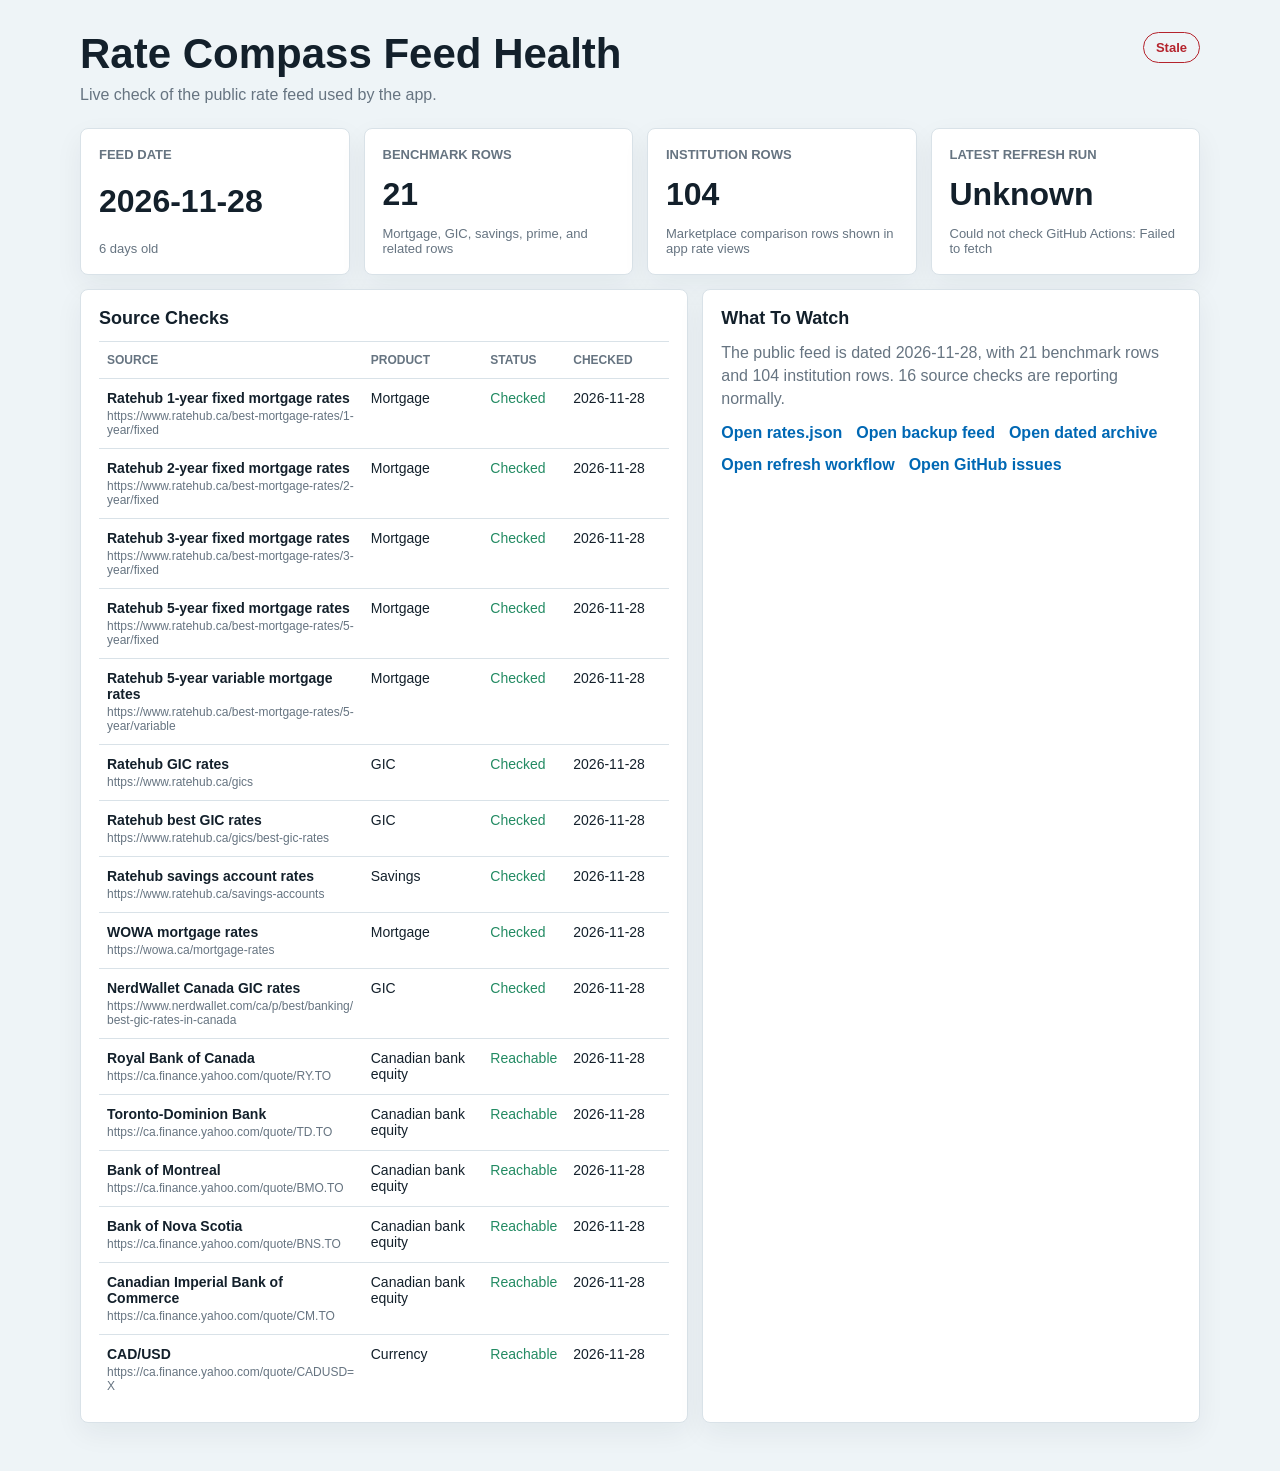
<file: docs/feed-health.html>
<!doctype html>
<html lang="en">
<head>
  <meta charset="utf-8" />
  <meta name="viewport" content="width=device-width, initial-scale=1" />
  <title>Rate Compass Feed Health</title>
  <style>
    :root {
      --ink: #13202b;
      --muted: #667481;
      --line: #d9e2e8;
      --panel: #ffffff;
      --page: #eef4f7;
      --blue: #0068b4;
      --green: #238b63;
      --amber: #b66a00;
      --red: #b4232c;
      --teal: #087f8c;
    }

    * { box-sizing: border-box; }

    body {
      margin: 0;
      min-height: 100vh;
      background: var(--page);
      color: var(--ink);
      font-family: -apple-system, BlinkMacSystemFont, "Segoe UI", sans-serif;
    }

    main {
      width: min(1120px, calc(100vw - 32px));
      margin: 0 auto;
      padding: 32px 0 48px;
    }

    header {
      display: flex;
      justify-content: space-between;
      gap: 16px;
      align-items: flex-start;
      margin-bottom: 22px;
    }

    h1 {
      margin: 0 0 6px;
      font-size: clamp(28px, 4vw, 42px);
      letter-spacing: 0;
      line-height: 1.06;
    }

    h2 {
      margin: 0 0 12px;
      font-size: 18px;
      letter-spacing: 0;
    }

    p {
      margin: 0;
      color: var(--muted);
      line-height: 1.45;
    }

    a {
      color: var(--blue);
      font-weight: 700;
      text-decoration: none;
    }

    a:hover { text-decoration: underline; }

    .pill {
      display: inline-flex;
      align-items: center;
      border: 1px solid currentColor;
      border-radius: 999px;
      padding: 7px 12px;
      font-size: 13px;
      font-weight: 800;
      white-space: nowrap;
    }

    .healthy { color: var(--green); }
    .due { color: var(--amber); }
    .stale, .failed { color: var(--red); }
    .info { color: var(--teal); }

    .grid {
      display: grid;
      grid-template-columns: repeat(4, minmax(0, 1fr));
      gap: 14px;
      margin-bottom: 14px;
    }

    .panel {
      background: var(--panel);
      border: 1px solid var(--line);
      border-radius: 8px;
      padding: 18px;
      box-shadow: 0 10px 28px rgba(19, 32, 43, 0.06);
    }

    .metric {
      min-height: 132px;
      display: flex;
      flex-direction: column;
      justify-content: space-between;
      gap: 16px;
    }

    .metric-label {
      color: var(--muted);
      font-size: 13px;
      font-weight: 700;
      text-transform: uppercase;
    }

    .metric-value {
      color: var(--ink);
      font-size: 32px;
      font-weight: 850;
      line-height: 1;
    }

    .metric-note {
      color: var(--muted);
      font-size: 13px;
    }

    .wide {
      display: grid;
      grid-template-columns: 1.1fr .9fr;
      gap: 14px;
    }

    table {
      width: 100%;
      border-collapse: collapse;
      font-size: 14px;
    }

    th, td {
      padding: 11px 8px;
      border-top: 1px solid var(--line);
      text-align: left;
      vertical-align: top;
    }

    th:last-child,
    td:last-child {
      min-width: 104px;
      white-space: nowrap;
    }

    th {
      color: var(--muted);
      font-size: 12px;
      text-transform: uppercase;
    }

    .row-title {
      font-weight: 750;
      color: var(--ink);
    }

    .source-url {
      display: block;
      margin-top: 3px;
      color: var(--muted);
      font-size: 12px;
      font-weight: 500;
      word-break: break-word;
    }

    .footer-links {
      display: flex;
      flex-wrap: wrap;
      gap: 14px;
      margin-top: 14px;
    }

    .loading {
      padding: 24px;
      background: var(--panel);
      border: 1px solid var(--line);
      border-radius: 8px;
      color: var(--muted);
    }

    @media (max-width: 860px) {
      header,
      .wide {
        display: block;
      }

      header .pill {
        margin-top: 14px;
      }

      .grid {
        grid-template-columns: repeat(2, minmax(0, 1fr));
      }

      .wide .panel + .panel {
        margin-top: 14px;
      }
    }

    @media (max-width: 560px) {
      main {
        width: min(100vw - 20px, 1120px);
        padding-top: 18px;
      }

      .grid {
        grid-template-columns: 1fr;
      }

      .panel {
        padding: 14px;
      }

      table {
        font-size: 13px;
      }
    }
  </style>
</head>
<body>
  <main>
    <header>
      <div>
        <h1>Rate Compass Feed Health</h1>
        <p>Live check of the public rate feed used by the app.</p>
      </div>
      <span class="pill info" id="page-status">Checking...</span>
    </header>

    <section class="grid" aria-label="Feed metrics">
      <article class="panel metric">
        <div class="metric-label">Feed date</div>
        <div class="metric-value" id="feed-date">--</div>
        <div class="metric-note" id="feed-age">Checking feed age</div>
      </article>

      <article class="panel metric">
        <div class="metric-label">Benchmark rows</div>
        <div class="metric-value" id="benchmark-count">--</div>
        <div class="metric-note">Mortgage, GIC, savings, prime, and related rows</div>
      </article>

      <article class="panel metric">
        <div class="metric-label">Institution rows</div>
        <div class="metric-value" id="institution-count">--</div>
        <div class="metric-note">Marketplace comparison rows shown in app rate views</div>
      </article>

      <article class="panel metric">
        <div class="metric-label">Latest refresh run</div>
        <div class="metric-value" id="workflow-status">--</div>
        <div class="metric-note" id="workflow-note">Checking GitHub Actions</div>
      </article>
    </section>

    <section class="wide">
      <article class="panel">
        <h2>Source Checks</h2>
        <table>
          <thead>
            <tr>
              <th>Source</th>
              <th>Product</th>
              <th>Status</th>
              <th>Checked</th>
            </tr>
          </thead>
          <tbody id="source-rows">
            <tr><td colspan="4">Loading source checks...</td></tr>
          </tbody>
        </table>
      </article>

      <article class="panel">
        <h2>What To Watch</h2>
        <p id="summary">Loading feed summary...</p>
        <div class="footer-links">
          <a href="rates.json">Open rates.json</a>
          <a href="rates-backup.json">Open backup feed</a>
          <a id="archive-link" href="#">Open dated archive</a>
          <a href="https://github.com/DaleMackie/ratecompass-preview/actions/workflows/refresh-rates.yml">Open refresh workflow</a>
          <a href="https://github.com/DaleMackie/ratecompass-preview/issues">Open GitHub issues</a>
        </div>
      </article>
    </section>
  </main>

  <script>
    const feedUrl = `rates.json?cacheBust=${Date.now()}`;
    const workflowRunsUrl = "https://api.github.com/repos/DaleMackie/ratecompass-preview/actions/workflows/refresh-rates.yml/runs?per_page=1";

    const dateFormatter = new Intl.DateTimeFormat("en-CA", {
      timeZone: "America/Edmonton",
      year: "numeric",
      month: "short",
      day: "numeric"
    });

    const dateTimeFormatter = new Intl.DateTimeFormat("en-CA", {
      timeZone: "America/Edmonton",
      year: "numeric",
      month: "short",
      day: "numeric",
      hour: "numeric",
      minute: "2-digit",
      timeZoneName: "short"
    });

    function setText(id, value) {
      document.getElementById(id).textContent = value;
    }

    function setStatus(kind, label) {
      const status = document.getElementById("page-status");
      status.className = `pill ${kind}`;
      status.textContent = label;
    }

    function daysSince(dateText) {
      const today = new Date();
      const todayUTC = Date.UTC(today.getUTCFullYear(), today.getUTCMonth(), today.getUTCDate());
      const [year, month, day] = dateText.split("-").map(Number);
      const feedUTC = Date.UTC(year, month - 1, day);
      return Math.floor((todayUTC - feedUTC) / 86400000);
    }

    function sourceClass(status) {
      if (status === "Checked" || status === "Reachable") return "healthy";
      if (status === "Unavailable") return "failed";
      return "due";
    }

    function renderSources(feed) {
      const sources = [
        ...(feed.marketplaceSources ?? []),
        ...(feed.marketSignalSources ?? [])
      ];
      const rows = sources.map((source) => `
        <tr>
          <td>
            <span class="row-title">${source.label}</span>
            <a class="source-url" href="${source.url}">${source.url}</a>
          </td>
          <td>${source.product ?? source.signal ?? "Market signal"}</td>
          <td><span class="${sourceClass(source.status)}">${source.status}</span></td>
          <td>${source.lastChecked ?? "--"}</td>
        </tr>
      `).join("");

      document.getElementById("source-rows").innerHTML = rows || "<tr><td colspan=\"4\">No source checks found.</td></tr>";
    }

    function renderFeed(feed) {
      const benchmarkCount = feed.benchmarks?.length ?? 0;
      const institutionCount = feed.institutionRates?.length ?? 0;
      const sourceCount = (feed.marketplaceSources?.length ?? 0) + (feed.marketSignalSources?.length ?? 0);
      const ageDays = daysSince(feed.updatedAt);

      setText("feed-date", feed.updatedAt ?? "--");
      setText("benchmark-count", benchmarkCount.toLocaleString("en-CA"));
      setText("institution-count", institutionCount.toLocaleString("en-CA"));

      if (ageDays <= 0) {
        setStatus("healthy", "Fresh today");
        setText("feed-age", "Updated today");
      } else if (ageDays === 1) {
        setStatus("due", "Due soon");
        setText("feed-age", "One day old");
      } else {
        setStatus("stale", "Stale");
        setText("feed-age", `${ageDays} days old`);
      }

      const unavailableSources = [
        ...(feed.marketplaceSources ?? []),
        ...(feed.marketSignalSources ?? [])
      ].filter((source) => source.status === "Unavailable");

      const sourceNote = unavailableSources.length
        ? `${unavailableSources.length} source check${unavailableSources.length === 1 ? "" : "s"} need attention.`
        : `${sourceCount} source checks are reporting normally.`;

      setText(
        "summary",
        `The public feed is dated ${feed.updatedAt}, with ${benchmarkCount} benchmark rows and ${institutionCount} institution rows. ${sourceNote}`
      );
      document.getElementById("archive-link").href = `feed-archive/rates-${feed.updatedAt}.json`;

      renderSources(feed);
    }

    async function renderWorkflow() {
      try {
        const response = await fetch(workflowRunsUrl, { headers: { accept: "application/vnd.github+json" } });
        if (!response.ok) throw new Error(`${response.status} ${response.statusText}`);
        const payload = await response.json();
        const latest = payload.workflow_runs?.[0];

        if (!latest) {
          setText("workflow-status", "--");
          setText("workflow-note", "No workflow runs found");
          return;
        }

        setText("workflow-status", latest.conclusion === "success" ? "Success" : latest.status);
        setText("workflow-note", `Run ${latest.run_number} ${latest.conclusion ?? latest.status} on ${dateTimeFormatter.format(new Date(latest.updated_at))}`);
      } catch (error) {
        setText("workflow-status", "Unknown");
        setText("workflow-note", `Could not check GitHub Actions: ${error.message}`);
      }
    }

    async function boot() {
      try {
        const response = await fetch(feedUrl, { cache: "no-store" });
        if (!response.ok) throw new Error(`${response.status} ${response.statusText}`);
        const feed = await response.json();
        renderFeed(feed);
      } catch (error) {
        setStatus("failed", "Feed unavailable");
        setText("summary", `The public rates feed could not be loaded: ${error.message}`);
      }

      await renderWorkflow();
    }

    boot();
  </script>
</body>
</html>
</file>
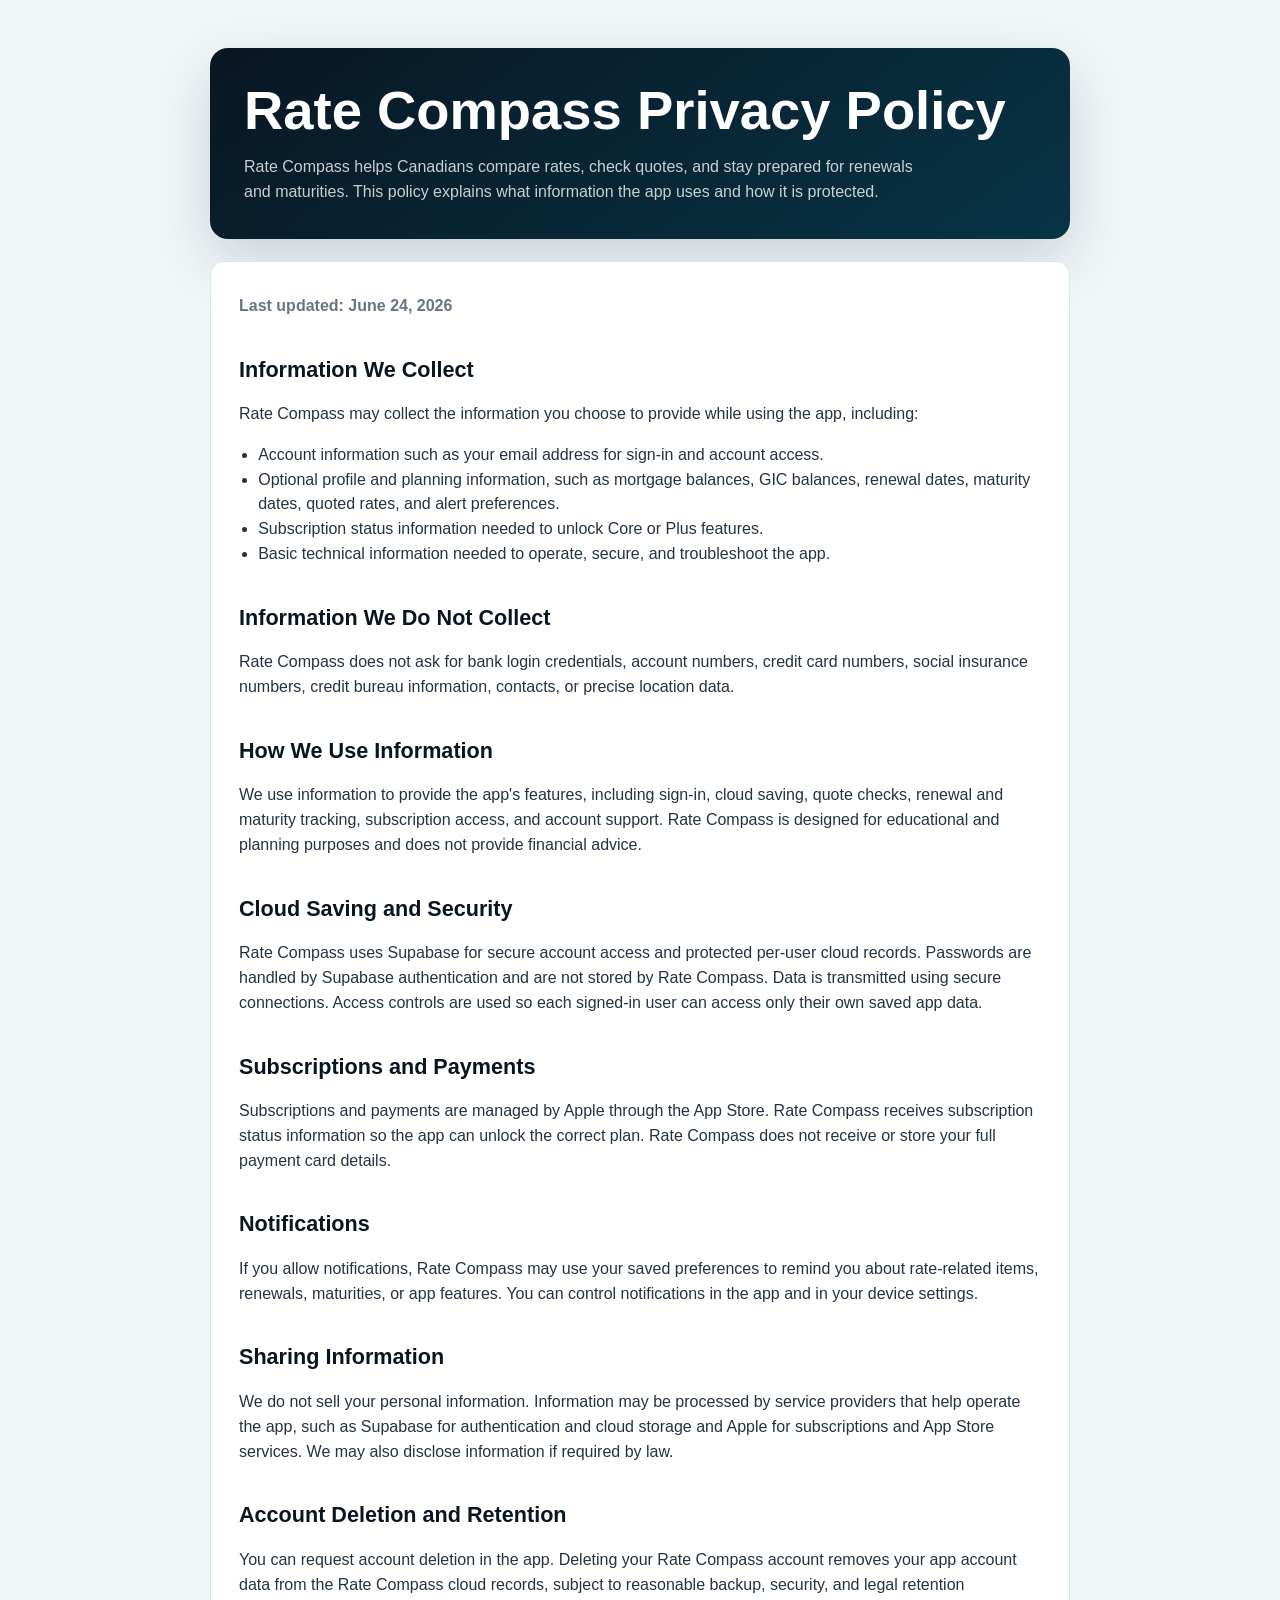
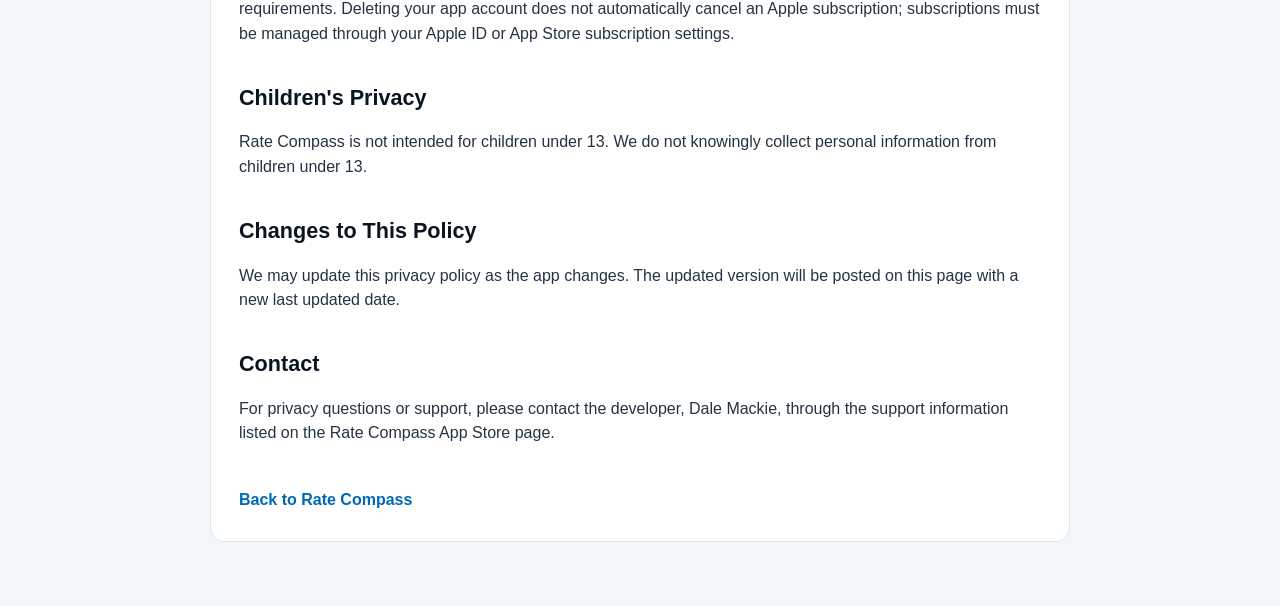
<file: docs/privacy.html>
<!doctype html>
<html lang="en">
<head>
  <meta charset="utf-8" />
  <meta name="viewport" content="width=device-width, initial-scale=1" />
  <title>Rate Compass Privacy Policy</title>
  <style>
    :root {
      --ink: #091622;
      --blue: #0068b4;
      --cyan: #00aebe;
      --mist: #f1f6f9;
      --text: #243342;
      --muted: #667587;
      --card: #ffffff;
      --line: #dbe7ee;
    }

    * { box-sizing: border-box; }

    body {
      margin: 0;
      background: var(--mist);
      color: var(--text);
      font-family: -apple-system, BlinkMacSystemFont, "SF Pro Display", "Segoe UI", sans-serif;
      line-height: 1.55;
    }

    main {
      width: min(860px, calc(100% - 32px));
      margin: 0 auto;
      padding: 48px 0 64px;
    }

    .hero {
      background: linear-gradient(145deg, var(--ink), #073446);
      color: white;
      border-radius: 18px;
      padding: 34px;
      box-shadow: 0 22px 60px rgba(9, 22, 34, 0.16);
    }

    .hero p {
      color: rgba(255, 255, 255, 0.78);
      max-width: 680px;
      margin-bottom: 0;
    }

    h1 {
      font-size: clamp(2rem, 5vw, 3.4rem);
      line-height: 1.05;
      margin: 0 0 16px;
      letter-spacing: 0;
    }

    h2 {
      color: var(--ink);
      font-size: 1.35rem;
      margin: 34px 0 10px;
    }

    p, li {
      font-size: 1rem;
    }

    a {
      color: var(--blue);
      font-weight: 700;
    }

    .card {
      background: var(--card);
      border: 1px solid var(--line);
      border-radius: 14px;
      padding: 28px;
      margin-top: 22px;
    }

    .updated {
      color: var(--muted);
      font-weight: 700;
      margin-top: 4px;
    }

    ul {
      padding-left: 1.2rem;
    }

    .back {
      display: inline-flex;
      align-items: center;
      gap: 8px;
      margin-top: 26px;
      text-decoration: none;
    }
  </style>
</head>
<body>
  <main>
    <section class="hero">
      <h1>Rate Compass Privacy Policy</h1>
      <p>Rate Compass helps Canadians compare rates, check quotes, and stay prepared for renewals and maturities. This policy explains what information the app uses and how it is protected.</p>
    </section>

    <section class="card">
      <p class="updated">Last updated: June 24, 2026</p>

      <h2>Information We Collect</h2>
      <p>Rate Compass may collect the information you choose to provide while using the app, including:</p>
      <ul>
        <li>Account information such as your email address for sign-in and account access.</li>
        <li>Optional profile and planning information, such as mortgage balances, GIC balances, renewal dates, maturity dates, quoted rates, and alert preferences.</li>
        <li>Subscription status information needed to unlock Core or Plus features.</li>
        <li>Basic technical information needed to operate, secure, and troubleshoot the app.</li>
      </ul>

      <h2>Information We Do Not Collect</h2>
      <p>Rate Compass does not ask for bank login credentials, account numbers, credit card numbers, social insurance numbers, credit bureau information, contacts, or precise location data.</p>

      <h2>How We Use Information</h2>
      <p>We use information to provide the app's features, including sign-in, cloud saving, quote checks, renewal and maturity tracking, subscription access, and account support. Rate Compass is designed for educational and planning purposes and does not provide financial advice.</p>

      <h2>Cloud Saving and Security</h2>
      <p>Rate Compass uses Supabase for secure account access and protected per-user cloud records. Passwords are handled by Supabase authentication and are not stored by Rate Compass. Data is transmitted using secure connections. Access controls are used so each signed-in user can access only their own saved app data.</p>

      <h2>Subscriptions and Payments</h2>
      <p>Subscriptions and payments are managed by Apple through the App Store. Rate Compass receives subscription status information so the app can unlock the correct plan. Rate Compass does not receive or store your full payment card details.</p>

      <h2>Notifications</h2>
      <p>If you allow notifications, Rate Compass may use your saved preferences to remind you about rate-related items, renewals, maturities, or app features. You can control notifications in the app and in your device settings.</p>

      <h2>Sharing Information</h2>
      <p>We do not sell your personal information. Information may be processed by service providers that help operate the app, such as Supabase for authentication and cloud storage and Apple for subscriptions and App Store services. We may also disclose information if required by law.</p>

      <h2>Account Deletion and Retention</h2>
      <p>You can request account deletion in the app. Deleting your Rate Compass account removes your app account data from the Rate Compass cloud records, subject to reasonable backup, security, and legal retention requirements. Deleting your app account does not automatically cancel an Apple subscription; subscriptions must be managed through your Apple ID or App Store subscription settings.</p>

      <h2>Children's Privacy</h2>
      <p>Rate Compass is not intended for children under 13. We do not knowingly collect personal information from children under 13.</p>

      <h2>Changes to This Policy</h2>
      <p>We may update this privacy policy as the app changes. The updated version will be posted on this page with a new last updated date.</p>

      <h2>Contact</h2>
      <p>For privacy questions or support, please contact the developer, Dale Mackie, through the support information listed on the Rate Compass App Store page.</p>

      <a class="back" href="./index.html">Back to Rate Compass</a>
    </section>
  </main>
</body>
</html>
</file>
